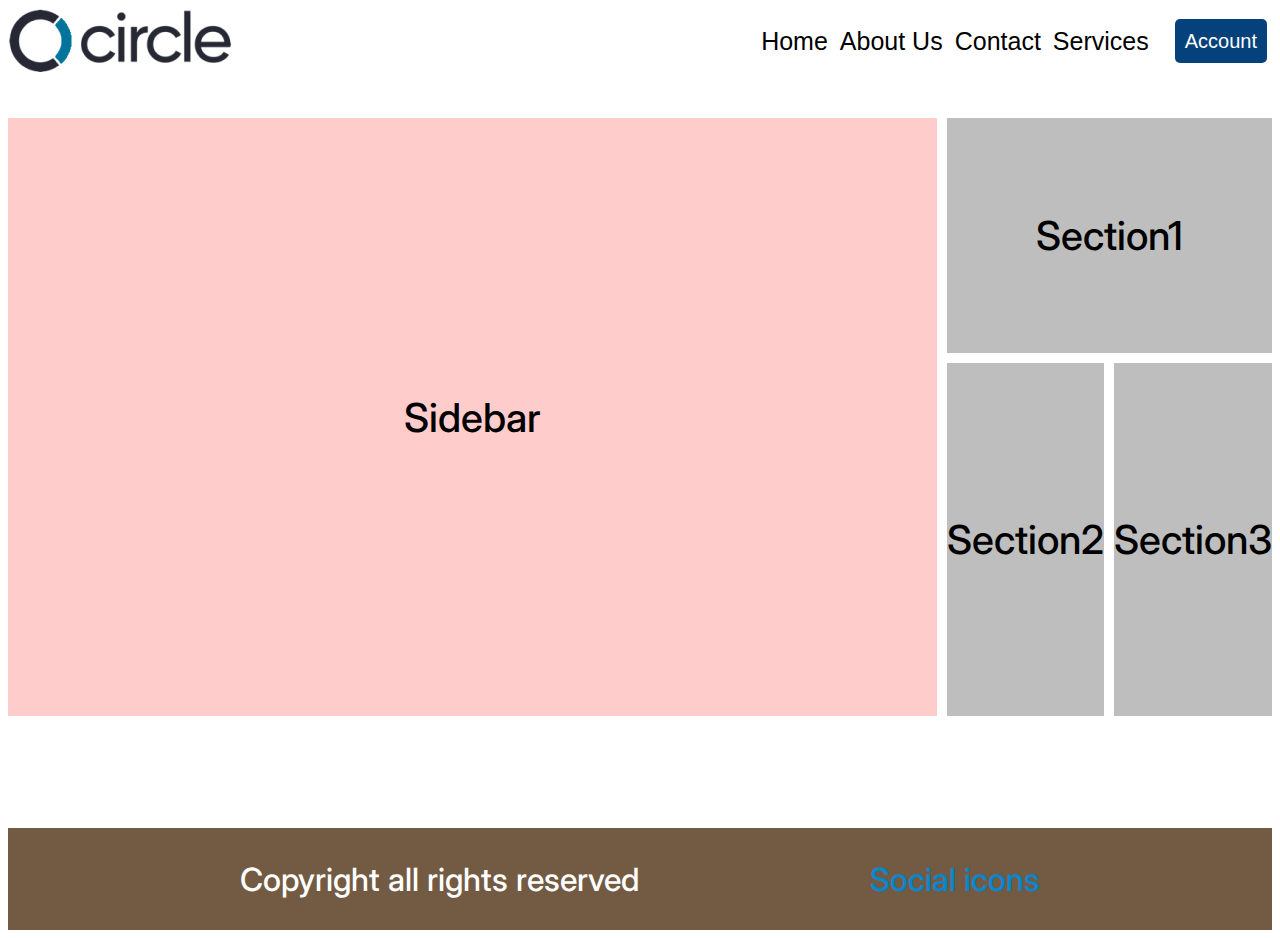
<file: Abhishek-Task 1/index.html>
<html lang="en">

<head>
    <meta charset="UTF-8">
    <meta http-equiv="X-UA-Compatible" content="IE=edge">
    <meta name="viewport" content="width=device-width, initial-scale=1.0">
    <link rel="stylesheet" href="css/style.css">
    <link rel="preconnect" href="https://fonts.gstatic.com" crossorigin>
    <link href="https://fonts.googleapis.com/css2?family=Inter:wght@100;200;300;400;500&display=swap" rel="stylesheet">


    <title>Abhishek-Task 1</title>
</head>

<body>

    <div class="main-container">

        <div class="nav">

            <div class="nav2">
                <img src="images/circle.png" alt="">
            </div>
            <div class="top-nav">
                <button class="home"> Home </button>
                <button class="about"> About Us </button>
                <button class="contact"> Contact </button>
                <button class="services"> Services </button>
                <button class="acc-btn">Account</button>
            </div>
        </div>

        <div class="grid">
            <div class="first-section">
                <h6>Sidebar</h6>
            </div>

            <div class="second-section">

                <div class="top">
                    <h6>Section1</h6>
                </div>

                <div class="bottom">

                    <div class="sec2">
                        <h6>Section2</h6>
                    </div>

                    <div class="Sec3">
                        <h6>Section3</h6>

                    </div>
                </div>
            </div>
        </div> </div>

        <footer>
            <div class="footer">
                <div class="copy">Copyright all rights reserved</div>
                <div class="social">Social icons</div>
            </div>

        </footer>

</body>

</html>
</file>
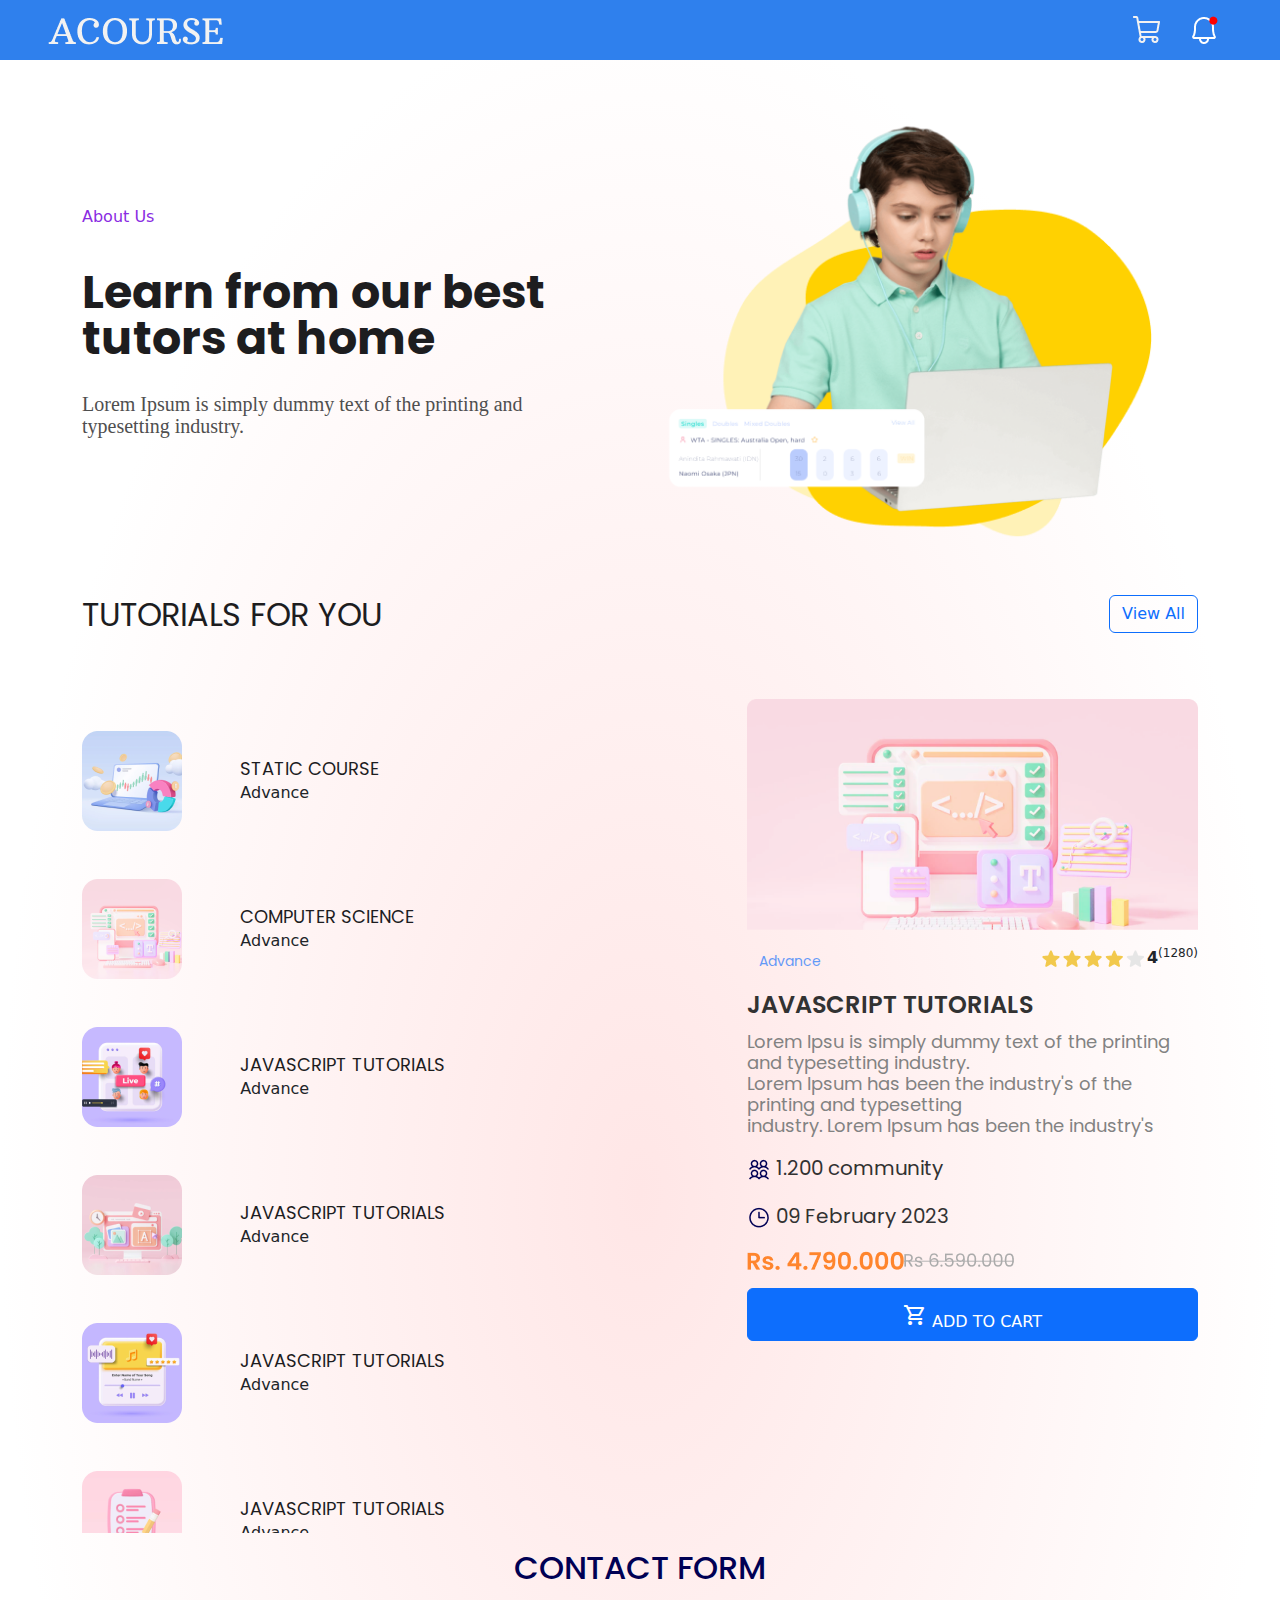
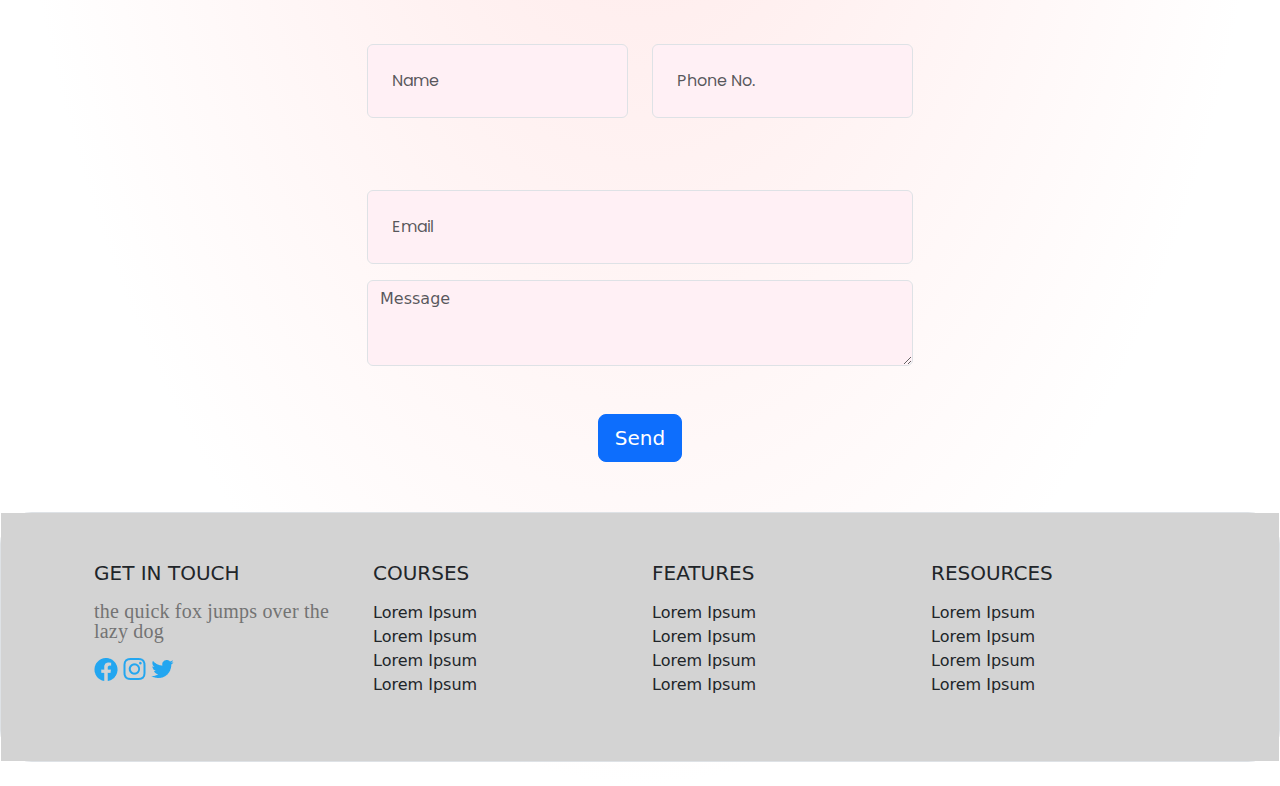
<file: Abhishek-Task 4/index.html>
<!DOCTYPE html>
<html lang="en">

<head>
    <meta charset="UTF-8" />
    <meta http-equiv="X-UA-Compatible" content="IE=edge" />
    <meta name="viewport" content="width=device-width, initial-scale=1.0" />
    <link rel="preconnect" href="https://fonts.googleapis.com" />
    <link rel="preconnect" href="https://fonts.gstatic.com" crossorigin />
    <link
        href="https://fonts.googleapis.com/css2?family=Arbutus+Slab&family=Inter:wght@100;200;300;400;500&family=Noto+Sans:ital,wght@0,200;0,300;0,400;0,500;0,600;1,200;1,300;1,400;1,500&family=Poppins:wght@700&display=swap"
        rel="stylesheet" />
    <link rel="preconnect" href="https://fonts.googleapis.com" />
    <link rel="preconnect" href="https://fonts.gstatic.com" crossorigin />
    <link
        href="https://fonts.googleapis.com/css2?family=Arbutus+Slab&family=Inter:wght@100;200;300;400;500&family=Noto+Sans:ital,wght@0,200;0,300;0,400;0,500;0,600;1,200;1,300;1,400;1,500&family=Poppins:wght@400;700&display=swap"
        rel="stylesheet" />
    <link rel="preconnect" href="https://fonts.googleapis.com" />
    <link rel="preconnect" href="https://fonts.gstatic.com" crossorigin />
    <link
        href="https://fonts.googleapis.com/css2?family=Arbutus+Slab&family=Inter:wght@100;200;300;400;500&family=Noto+Sans:ital,wght@0,200;0,300;0,400;0,500;0,600;1,200;1,300;1,400;1,500&family=Poppins:ital,wght@0,400;0,500;0,700;1,500&display=swap"
        rel="stylesheet" />
        <link rel="stylesheet" href="https://fonts.googleapis.com/css2?family=Material+Symbols+Outlined:opsz,wght,FILL,GRAD@48,400,0,0" />
    <link rel="stylesheet" href="bootstrap/css/bootstrap.css" />
    
    <link rel="stylesheet" href="css/style.css" />
    <title>Abhishek Task 4</title>
</head>

<body>
    <nav class="navbar navbar-expand-sm navbar-light top-view">
        <div class="container-fluid px-5">
            <a class="navbar-brand" href="#">
                <img src="images/ACOURSE.png" alt="" />
            </a>
            <button class="navbar-toggler" type="button" data-bs-toggle="collapse"
                data-bs-target="#navbarSupportedContent" aria-controls="navbarSupportedContent" aria-expanded="false"
                aria-label="Toggle navigation">
                <span class="navbar-toggler-icon"></span>
            </button>
            <div class="collapse navbar-collapse justify-content-end" id="navbarSupportedContent">
                <ul class="navbar-nav">
                    <li class="nav-item">
                        <a class="nav-link active" aria-current="page" href="#">
                            <img src="images/Frame 7.png" alt="" />
                        </a>
                    </li>
                    <li class="nav-item">
                        <a class="nav-link" href="#">
                            <img src="images/Frame 11454.png" alt="" />
                        </a>
                    </li>
                </ul>
            </div>
        </div>
    </nav>
    <div class="main"> 
        <div class="container">
            <div class="row align-items-center justify-content-around">
                <div class="col-md-6 col-sm-12">
                    <p style="color: blueviolet">About Us</p>
                    <br />
                    <h1 class="learn">
                        Learn from our best<br/>
                        tutors at home
                    </h1>
                    <br />
                    <p class="paragraph">
                        Lorem Ipsum is simply dummy text of the printing and<br />
                        typesetting industry.
                    </p>
                </div>
                <div class="col-md-6 col-12">
                    <img src="images/none.png" alt="" class="img-fluid" />
                </div>
            </div>
        </div>
        <div class="container">
            <div class="row mt-5 justify-content-between">
                <div class="col-lg-5 col-4">
                    <section class="tutorial">Tutorials for you</section>
                </div>
                <div class="col-lg-7 col-8">
                    <button type="button" class="btn btn-outline-primary float-end">
                        View All
                    </button>
                </div>
            </div>
        </div>
        <div class="container">
            <div class="row mt-5 justify-content-between">
                <div class="col-lg-5 col-12" id="scroll">
                    <div class="row mt-5">
                        <div class="col-lg-4 col-4">
                            <img src="images/Rectangle 1944.png" alt="" class="img-fluid" />
                        </div>
                        <div class="col-lg-8 col-8 d-flex flex-column justify-content-center">
                            <section class="static">STATIC COURSE</section>
                            <section class="advance">Advance</section>
                        </div>
                    </div>
                    <div class="row mt-5">
                        <div class="col-lg-4 col-4">
                            <img src="images/REACTANGLE 2.png" alt="" class="img-fluid" />
                        </div>
                        <div class="col-lg-8 col-8 d-flex flex-column justify-content-center">
                            <section class="static">COMPUTER SCIENCE</section>
                            <section class="advance">Advance</section>
                        </div>
                    </div>
                    <div class="row mt-5">
                        <div class="col-lg-4 col-4">
                            <img src="images/reac3.png" alt="" class="img-fluid" />
                        </div>
                        <div class="col-lg-8 col-8 d-flex flex-column justify-content-center">
                            <section class="static">JAVASCRIPT TUTORIALS</section>
                            <section class="advance">Advance</section>
                        </div>
                    </div>
                    <div class="row mt-5">
                        <div class="col-lg-4 col-4">
                            <img src="images/rect4.png" alt="" class="img-fluid" />
                        </div>
                        <div class="col-lg-8 col-8 d-flex flex-column justify-content-center">
                            <section class="static">JAVASCRIPT TUTORIALS</section>
                            <section class="advance">Advance</section>
                        </div>
                    </div>
                    <div class="row mt-5">
                        <div class="col-lg-4 col-4">
                            <img src="images/rect5.png" alt="" class="img-fluid" />
                        </div>
                        <div class="col-lg-8 col-8 d-flex flex-column justify-content-center">
                            <section class="static">JAVASCRIPT TUTORIALS</section>
                            <section class="advance">Advance</section>
                        </div>
                    </div>
                    <div class="row mt-5">
                        <div class="col-lg-4 col-4">
                            <img src="images/rect6.png" alt="" class="img-fluid" />
                        </div>
                        <div class="col-lg-8 col-8 d-flex flex-column justify-content-center">
                            <section class="static">JAVASCRIPT TUTORIALS</section>
                            <section class="advance">Advance</section>
                        </div>
                    </div>
                </div>
                <div class="col-lg-5 col-12 mt-3">
                    <img src="images/thiet-ke-do-hoa-so 1.png" alt="" class="img-fluid">
                    <div class="row">
                        <div class="col-lg-6 col-sm-6 col-6">
                            <button type="button" class="btn btn-outline-primary advance1 mt-3" disabled>Advance</button>
                        </div>
                        <div class="col-lg-6 col-6 value  d-flex justify-content-end">
                            <p class="mt-3"><img src="images/star_24px.png" alt=""><b>4</b><sup>(1280)</sup></p>
                        </div>
                        <div class="col-12">
                            <h1 class="java">JaVASCRIPT tutorials</h1>
                        </div>
                        <div class="col-12">
                            <p class="lorem">Lorem Ipsu is simply dummy text of the printing and typesetting
                                industry.<br>
                                Lorem Ipsum has been the industry's of the printing and typesetting<br>
                                industry. Lorem Ipsum has been the industry's </p>
                        </div>
                        <div class="col-12">
                            <p class="comm"><img src="images/Regular.png" alt="" class="img-fluid"> 1.200 community</p>
                        </div>
                        <div class="col-12">
                            <p class="feb"><img src="images/Clock.png" alt="" class="img-fluid"> 09 February 2023</p>
                        </div>
                        <div class="col-12">
                            <p><img src="images/Rs. 4.790.000.png" alt="" class="img-fluid"><img
                                    src="images/Rs 6.590.000.png" alt=""></p>
                        </div>
                        <div class="col-12">
                            <div class="d-grid gap-2 ">
                                <button class="btn btn-primary" type="button">
                                    <span class="material-symbols-outlined mt-2">shopping_cart</span>
                                    ADD TO CART
                                </button>
                              </div>
                                    
                        </div>

                    </div>
                </div>
                <div class="container text-center mt-3 contact">
                    <h2>CONTACT FORM</h2>
                </div>
                <div class="container-fluid w-50">
                    <div class="row mt-5">
                        <div class="col-lg-12 col-sm-12">
                            <div class="mb-3 name">
                                <div class="row">
                                    <div class="col-sm-6  pb-3">
                                        <input type="text" class="form-control border-1 p-4" placeholder="Name" aria-label="Name" style="background-color:lavenderblush;">
                                    </div>
                                    <div class="col-sm-6 mb-5">
                                        <input type="phone" class="form-control border-1 p-4" placeholder="Phone No." aria-label="Phone No." style="background-color: lavenderblush;">
                                           
                                    </div>
                                </div>
                                <label for="exampleFormControlInput1" class="form-label "></label>
                                <input type="email" class="form-control border-1 p-4" id="exampleFormControlInput1"
                                    placeholder="Email" style="background-color: lavenderblush;">
                            </div>
                            <div class="mb-5">
                                <textarea class="form-control" id="exampleFormControlTextarea1" rows="3"
                                    placeholder="Message" style="background-color: lavenderblush;"></textarea>
                            </div>
                            <div class="text-center">
                                <button type="button" class="btn btn-primary btn-lg">Send</button>
                            </div>
                        </div>
                    </div>
                </div>
            </div>
        </div>
    </div>
    <footer>
        <section id="subsection-links">
            <!--Section: Demo-->
            <section class="pb-4">
                <div class="bg-white border rounded-5">

                    <section class="p-4" style="background-color: lightgrey;">
                        <footer class=" text-center text-lg-start">
                            <!-- Grid container -->
                            <div class="container p-4">
                                <!--Grid row-->
                                <div class="row">
                                    <!--Grid column-->
                                    <div class="col-lg-3 col-md-6 mb-4 mb-md-0">
                                        <h5 class="text-uppercase">Get In Touch</h5>

                                        <ul class="list-unstyled mb-0 d-flex mt-3">
                                            <p class="lazy-dog">the quick fox jumps over the<br> 
                                                lazy dog</p>
                                            <!-- <li>
                                                <a href="#!" class="text-dark text-decoration-none">Lorem Ipsum</a>
                                            </li>
                                            <li>
                                                <a href="#!" class="text-dark text-decoration-none">Lorem Ipsum</a>
                                            </li>
                                            <li>
                                                <a href="#!" class="text-dark text-decoration-none">Lorem Ipsum</a>
                                            </li>
                                            <li>
                                                <a href="#!" class="text-dark text-decoration-none">Lorem Ipsum</a>
                                            </li>-->
                                        </ul> 
                                        <a href="#"> <img src="images/F.png" alt=""></a>
                                        <a href="#"> <img src="images/Insta.png" alt=""></a>
                                
                                        <a href="#"> <img src="images/Twitter.png" alt=""></a>
                                
                                
                                    </div>
                                    <!--Grid column-->

                                    <!--Grid column-->
                                    <div class="col-lg-3 col-md-6 mb-4 mb-md-0">
                                        <h5 class="text-uppercase mb-0">Courses</h5>

                                        <ul class="list-unstyled foot2 mt-3">
                                            <li>
                                                <a href="#!" class="text-dark text-decoration-none">Lorem Ipsum</a>
                                            </li>
                                            <li>
                                                <a href="#!" class="text-dark text-decoration-none">Lorem Ipsum</a>
                                            </li>
                                            <li>
                                                <a href="#!" class="text-dark text-decoration-none">Lorem Ipsum</a>
                                            </li>
                                            <li>
                                                <a href="#!" class="text-dark text-decoration-none">Lorem Ipsum</a>
                                            </li>
                                        </ul>
                                    </div>
                                    <!--Grid column-->

                                    <!--Grid column-->
                                    <div class="col-lg-3 col-md-6 mb-4 mb-md-0">
                                        <h5 class="text-uppercase">Features</h5>

                                        <ul class="list-unstyled mb-0 mt-3">
                                            <li>
                                                <a href="#!" class="text-dark text-decoration-none">Lorem Ipsum</a>
                                            </li>
                                            <li>
                                                <a href="#!" class="text-dark text-decoration-none">Lorem Ipsum</a>
                                            </li>
                                            <li>
                                                <a href="#!" class="text-dark text-decoration-none">Lorem Ipsum</a>
                                            </li>
                                            <li>
                                                <a href="#!" class="text-dark text-decoration-none">Lorem Ipsum</a>
                                            </li>
                                        </ul>
                                    </div>
                                    <!--Grid column-->

                                    <!--Grid column-->
                                    <div class="col-lg-3 col-md-6 mb-4 mb-md-0">
                                        <h5 class="text-uppercase mb-0">Resources</h5>

                                        <ul class="list-unstyled mt-3 ">
                                            <li>
                                                <a class="text-dark text-decoration-none ">Lorem Ipsum</a>
                                            </li>
                                            <li>
                                                <a href="#!" class="text-dark text-decoration-none ">Lorem Ipsum</a>
                                            </li>
                                            <li>
                                                <a href="#!" class="text-dark text-decoration-none">Lorem Ipsum</a>
                                            </li>
                                            <li>
                                                <a href="#!" class="text-dark text-decoration-none">Lorem Ipsum</a>
                                            </li>
                                        </ul>
                                    </div>
                                    <!--Grid column-->
                                </div>
                                <!--Grid row-->
                            </div>
                            <!-- Grid container -->
                        </footer>
                    </section>

    </footer>

    <script src="bootstrap/js/bootstrap.js"></script>
</body>

</html>
</file>
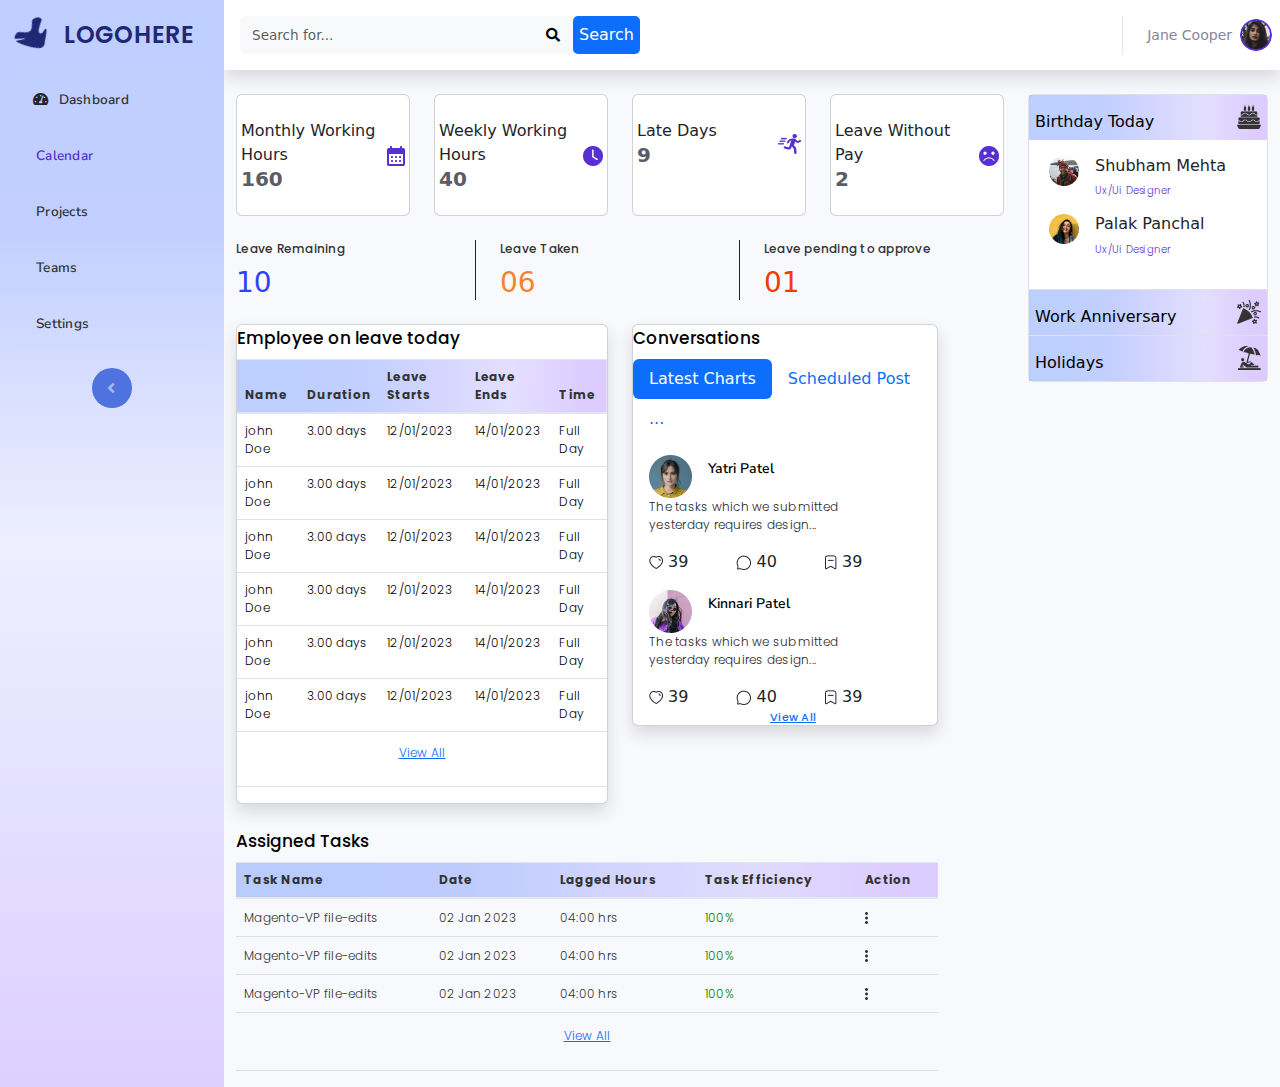
<file: Abhishek-Task 5/index.html>
<!DOCTYPE html>
<html lang="en">

<head>

    <meta charset="utf-8">
    <meta http-equiv="X-UA-Compatible" content="IE=edge">
    <meta name="viewport" content="width=device-width, initial-scale=1, shrink-to-fit=no">
    <meta name="description" content="">
    <meta name="author" content="">

    <title>Abhishek-Task 5 </title>

    <!-- Custom fonts for this template-->
    <link href="vendor/fontawesome-free/css/all.min.css" rel="stylesheet" type="text/css">
    <link rel="stylesheet" href="https://cdnjs.cloudflare.com/ajax/libs/font-awesome/6.3.0/css/all.min.css"
        integrity="sha512-SzlrxWUlpfuzQ+pcUCosxcglQRNAq/DZjVsC0lE40xsADsfeQoEypE+enwcOiGjk/bSuGGKHEyjSoQ1zVisanQ=="
        crossorigin="anonymous" referrerpolicy="no-referrer" />
    <link
        href="https://fonts.googleapis.com/css?family=Nunito:200,200i,300,300i,400,400i,600,600i,700,700i,800,800i,900,900i"
        rel="stylesheet">
    <link rel="preconnect" href="https://fonts.googleapis.com">
    <link rel="preconnect" href="https://fonts.gstatic.com" crossorigin>
    <link rel="preconnect" href="https://fonts.googleapis.com">
    <link rel="preconnect" href="https://fonts.gstatic.com" crossorigin>
    <link
        href="https://fonts.googleapis.com/css2?family=Arbutus+Slab&family=Inter:wght@100;200;300;400;500&family=Noto+Sans:ital,wght@0,200;0,300;0,400;0,500;0,600;1,200;1,300;1,400;1,500&family=Poppins:wght@500&display=swap"
        rel="stylesheet">
    <link rel="preconnect" href="https://fonts.googleapis.com">
    <link rel="preconnect" href="https://fonts.gstatic.com" crossorigin>
    <link
        href="https://fonts.googleapis.com/css2?family=Arbutus+Slab&family=Inter:wght@100;200;300;400;500&family=Montserrat&family=Noto+Sans:ital,wght@0,200;0,300;0,400;0,500;0,600;1,200;1,300;1,400;1,500&family=Poppins:wght@500&display=swap"
        rel="stylesheet">
    <link rel="preconnect" href="https://fonts.googleapis.com">
    <link rel="preconnect" href="https://fonts.gstatic.com" crossorigin>
    <link
        href="https://fonts.googleapis.com/css2?family=Arbutus+Slab&family=Inter:wght@100;200;300;400;500&family=Montserrat&family=Noto+Sans:ital,wght@0,200;0,300;0,400;0,500;0,600;1,200;1,300;1,400;1,500&family=Nunito+Sans:ital,wght@0,600;1,600&family=Poppins:wght@500&display=swap"
        rel="stylesheet">

    <!-- Custom styles for this template-->
    <link href="css/sb-admin-2.min.css" rel="stylesheet">
    <link rel="stylesheet" href="bootstrap/css/bootstrap.css">
    <link rel="stylesheet" href="css/style.css">

</head>

<body id="page-top">

    <!-- Page Wrapper -->
    <div id="wrapper">

        <!-- Sidebar -->
        <ul class="navbar-nav nav-color sidebar sidebar-dark accordion" id="accordionSidebar">

            <!-- Sidebar - Brand -->
            <a class="sidebar-brand d-flex align-items-center justify-content-center" href="#">
                <div class="sidebar-brand-icon rotate-n-15">
                    <img src="img/Vector.png" alt="">
                </div>
                <div class="sidebar-brand-text mx-3 logohere">Logohere <sup></sup></div>
            </a>

            <!-- Divider -->
            <hr class="sidebar-divider my-0">

            <!-- Nav Item - Dashboard -->
            <li class="nav-item active ms-3">
                <a class="nav-link" href="#">
                    <i class="fas fa-fw fa-tachometer-alt"></i>
                    <span class="dashboard1">Dashboard</span></a>
            </li>


            <li class="nav-item active ms-3">
                <a class="nav-link" href="#">
                    <i class="fa-solid fa-calendar-days"></i>
                    <span class="calendar">Calendar</span></a>
            </li>
            <li class="nav-item active ms-3">
                <a class="nav-link" href="#">
                    <i class="fa-solid fa-sheet-plastic"></i>
                    <span class="project">Projects</span></a>
            </li>
            <li class="nav-item active ms-3">
                <a class="nav-link" href="#">
                    <i class="fa-solid fa-people-group"></i>
                    <span class="team">Teams</span></a>
            </li>
            <li class="nav-item active ms-3">
                <a class="nav-link" href="#">
                    <i class="fa-solid fa-gear"></i>
                    <span class="setting">Settings</span></a>
            </li>
            <!-- Divider -->
            <hr class="sidebar-divider d-none d-md-block">

            <!-- Sidebar Toggler (Sidebar) -->
            <div class="text-center d-none d-md-inline">
                <button class="rounded-circle border-0" id="sidebarToggle"></button>
            </div>
        </ul>
        <!-- End of Sidebar -->

        <!-- Content Wrapper -->
        <div id="content-wrapper" class="d-flex flex-column">

            <!-- Main Content -->
            <div id="content">

                <!-- Topbar -->
                <nav class="navbar navbar-expand navbar-light bg-white topbar mb-4 static-top shadow">

                    <!-- Sidebar Toggle (Topbar) -->
                    <button id="sidebarToggleTop" class="btn btn-link d-md-none rounded-circle mr-3">
                        <i class="fa fa-bars"></i>
                    </button>

                    <!-- Topbar Search -->
                    <form
                        class="d-none d-sm-inline-block form-inline mr-auto ml-md-3 my-2 my-md-0 mw-100 navbar-search">
                        <div class="input-group">
                            <input type="text" class="form-control bg-light border-0 small" placeholder="Search for..."
                                aria-label="Search" aria-describedby="basic-addon2">
                            <div class="input-group-append">
                                <button class="btn btn-light" type="button">
                                    <i class="fas fa-search fa-sm"></i>
                                </button>
                                <button class="bg-primary border-0 search-btn">Search</button>
                            </div>
                        </div>
                    </form>



                    <!-- Topbar Navbar -->
                    <ul class="navbar-nav ml-auto">

                        <!-- Nav Item - Search Dropdown (Visible Only XS) -->
                        <li class="nav-item dropdown no-arrow d-sm-none">
                            <a class="nav-link dropdown-toggle" href="#" id="searchDropdown" role="button"
                                data-toggle="dropdown" aria-haspopup="true" aria-expanded="false">
                                <i class="fas fa-search fa-fw"></i>
                            </a>

                        </li>

                        <div class="topbar-divider d-none d-sm-block"></div>

                        <!-- Nav Item - User Information -->
                        <li class="nav-item dropdown no-arrow">
                            <a class="nav-link dropdown-toggle" href="#" id="userDropdown" role="button"
                                data-toggle="dropdown" aria-haspopup="true" aria-expanded="false">
                                <span class="mr-2 d-none d-lg-inline text-gray-600 small">Jane Cooper</span>
                                <img class="img-profile rounded-circle" src="img/Ellipse 119.png">
                            </a>
                        </li>
                </nav>
                </ul>


                </nav>
                <!-- End of Topbar -->

                <!-- Begin Page Content -->
                <div class="container-fluid">
                    <div class="row">
                        <div class="col-md-9 col-12">

                            <!-- Content Row -->
                            <div class="row">

                                <!-- Earnings (Monthly) Card Example -->
                                <div class="col-xl-3 col-md-6 mb-4">
                                    <div class="card  h-100 py-2">
                                        <div class="card-body">
                                            <div class="row no-gutters align-items-center">
                                                <div class="col mr-2">
                                                    <div>

                                                        Monthly Working Hours</div>
                                                    <div class="h5 mb-0 font-weight-bold text-gray-800">160</div>
                                                </div>
                                                <div class="col-auto">
                                                    <img src="img/vectorcal.png" alt="">
                                                </div>
                                            </div>
                                        </div>
                                    </div>
                                </div>

                                <!-- Earnings (Monthly) Card Example -->
                                <div class="col-xl-3 col-md-6 mb-4">
                                    <div class="card h-100 py-2">
                                        <div class="card-body">
                                            <div class="row no-gutters align-items-center">
                                                <div class="col mr-2">
                                                    <div>
                                                        Weekly Working Hours</div>
                                                    <div class="h5 mb-0 font-weight-bold text-gray-800">40</div>
                                                </div>
                                                <div class="col-auto">
                                                    <img src="img/Vectorclock.png" alt="">
                                                </div>
                                            </div>
                                        </div>
                                    </div>
                                </div>
                                <div class="col-xl-3 col-md-6 mb-4">
                                    <div class="card h-100 py-2">
                                        <div class="card-body">
                                            <div class="row no-gutters align-items-center">
                                                <div class="col mr-2">
                                                    <div>

                                                        Late Days</div>
                                                    <div class="h5 mb-0 font-weight-bold text-gray-800">9</div>
                                                </div>
                                                <div class="col-auto">
                                                    <img src="img/run.png" alt="">
                                                </div>
                                            </div>
                                        </div>
                                    </div>
                                </div>

                                <!-- Pending Requests Card Example -->
                                <div class="col-xl-3 col-md-6 mb-4">
                                    <div class="card h-100 py-2">
                                        <div class="card-body">
                                            <div class="row no-gutters align-items-center">
                                                <div class="col mr-2">
                                                    <div>
                                                        Leave Without Pay</div>
                                                    <div class="h5 mb-0 font-weight-bold text-gray-800">2</div>
                                                </div>
                                                <div class="col-auto">
                                                    <img src="img/vector4.png" alt="">
                                                </div>
                                            </div>
                                        </div>
                                    </div>
                                </div>
                                <div class="col-lg-4 col-md- col-4 mb-3">
                                    <div class="border-right border-dark">
                                        <h5 class="leave">Leave Remaining</h5>
                                        <h3 style="color: #2E43F8;">10</h3>
                                    </div>
                                </div>
                                <div class="col-lg-4 col-4 mb-3">
                                    <div class="border-right border-dark">
                                        <h5 class="leave">Leave Taken</h5>
                                        <h3 style="color: #F5822F;">06</h3>
                                    </div>
                                </div>
                                <div class="col-lg-4 col-4 mb-3">
                                    <div>
                                        <h5 class="leave">Leave pending to approve</h5>
                                        <h3 style="color: #EE3C04;">01</h3>
                                    </div>
                                </div>


                            </div>
                            <!-- Content Row -->

                            <div class="row">

                                <!-- Area Chart -->
                                <div class="col-xl-6 col-lg-7">
                                    <div class="card shadow mb-4">

                                        <h4 class="tab-head">Employee on leave today</h4>
                                        <div>
                                            <table class="table caption-top ">
                                                <thead class="table-head">
                                                    <tr>
                                                        <th scope="col">Name</th>
                                                        <th scope="col">Duration</th>
                                                        <th scope="col">Leave Starts</th>
                                                        <th scope="col">Leave Ends</th>
                                                        <th scope="col">Time</th>
                                                    </tr>
                                                </thead>
                                                <tbody class="table-body">
                                                    <tr>
                                                        <td>john Doe</td>
                                                        <td>3.00 days</td>
                                                        <td>12/01/2023</td>
                                                        <td>14/01/2023</td>
                                                        <td>Full Day</td>
                                                    </tr>
                                                    <tr>
                                                        <td>john Doe</td>
                                                        <td>3.00 days</td>
                                                        <td>12/01/2023</td>
                                                        <td>14/01/2023</td>
                                                        <td>Full Day</td>
                                                    </tr>
                                                    <tr>
                                                        <td>john Doe</td>
                                                        <td>3.00 days</td>
                                                        <td>12/01/2023</td>
                                                        <td>14/01/2023</td>
                                                        <td>Full Day</td>
                                                    </tr>
                                                    <tr>
                                                        <td>john Doe</td>
                                                        <td>3.00 days</td>
                                                        <td>12/01/2023</td>
                                                        <td>14/01/2023</td>
                                                        <td>Full Day</td>
                                                    </tr>
                                                    <tr>
                                                        <td>john Doe</td>
                                                        <td>3.00 days</td>
                                                        <td>12/01/2023</td>
                                                        <td>14/01/2023</td>
                                                        <td>Full Day</td>
                                                    </tr>
                                                    <tr>
                                                        <td>john Doe</td>
                                                        <td>3.00 days</td>
                                                        <td>12/01/2023</td>
                                                        <td>14/01/2023</td>
                                                        <td>Full Day</td>
                                                    </tr>
                                                    <tr class="viewall">
                                                        <td>john Doe</td>
                                                        <td>3.00 days</td>
                                                        <td>12/01/2023</td>
                                                        <td>14/01/2023</td>
                                                        <td>Full Day</td>
                                                    </tr>
                                                    <tr class="viewall">
                                                        <td>john Doe</td>
                                                        <td>3.00 days</td>
                                                        <td>12/01/2023</td>
                                                        <td>14/01/2023</td>
                                                        <td>Full Day</td>
                                                    </tr>
                                                    <tr class="viewall">
                                                        <td>john Doe</td>
                                                        <td>3.00 days</td>
                                                        <td>12/01/2023</td>
                                                        <td>14/01/2023</td>
                                                        <td>Full Day</td>
                                                    </tr>
                                                    <tr class="viewall">
                                                        <td>john Doe</td>
                                                        <td>3.00 days</td>
                                                        <td>12/01/2023</td>
                                                        <td>14/01/2023</td>
                                                        <td>Full Day</td>
                                                    </tr>
                                                    <tr>
                                                        <td colspan="5">
                                                            <li type="none" class="breadcrumb-item text-center mt-1"><a href="#">
                                                                <p id="view" onclick="myfunction1()">View All</p>
                                                            </a></li>
                                                            </td>
                                                      </tr>
                                                </tbody>
                                            </table>
                                            <!-- <table>
                                                <tbody>
                                                  <tr>
                                                    <td colspan="5">
                                                        <li type="none" class="breadcrumb-item text-center mt-1"><a href="#">
                                                            <p id="view" onclick="myfunction1()">View All</p>
                                                        </a></li>
                                                        </td>
                                                  </tr>
                                                </tbody>
                                            </table> -->
                                        </div>
                                    </div>
                                </div>

                                <!-- Pie Chart -->
                                <div class="col-xl-5 col-lg-5">
                                    <div class="card shadow mb-4">
                                        <h4 class="tab-head">Conversations</h4>

                                        <ul class="nav nav-pills mb-3" id="pills-tab" role="tablist">
                                            <li class="nav-item" role="presentation">
                                                <button class="nav-link active" id="pills-home-tab"
                                                    data-bs-toggle="pill" data-bs-target="#pills-home" type="button"
                                                    role="tab" aria-controls="pills-home" aria-selected="true">Latest
                                                    Charts</button>
                                            </li>
                                            <li class="nav-item" role="presentation">
                                                <button class="nav-link" id="pills-profile-tab" data-bs-toggle="pill"
                                                    data-bs-target="#pills-profile" type="button" role="tab"
                                                    aria-controls="pills-profile" aria-selected="false">Scheduled
                                                    Post</button>
                                            </li>
                                            <li class="nav-item" role="presentation">
                                                <button class="nav-link" id="pills-contact-tab" data-bs-toggle="pill"
                                                    data-bs-target="#pills-contact" type="button" role="tab"
                                                    aria-controls="pills-contact" aria-selected="false">...</button>
                                            </li>
                                        </ul>
                                        <div class="tab-content" id="pills-tabContent">
                                            <div class="tab-pane fade show active ml-3" id="pills-home" role="tabpanel"
                                                aria-labelledby="pills-home-tab">

                                                <div class="d-flex gap-3">
                                                    <div><img src="img/yatri.png" alt=""></div>
                                                    <h5 class="kinari">Yatri Patel</h5>
                                                </div>
                                                <div>
                                                    <p class="require">The tasks which we submitted<br> yesterday
                                                        requires
                                                        design...</p>
                                                </div>
                                                <div class="d-flex gap-5 mb-3">
                                                    <div><img src="img/first.png" alt=""> 39</div>
                                                    <div><img src="img/middle.png" alt=""> 40</div>
                                                    <div><img src="img/last.png" alt=""> 39</div>

                                                </div>
                                                <div class="d-flex gap-3 mt-3">
                                                    <div><img src="img/kinri.png" alt=""></div>
                                                    <h5 class="kinari">Kinnari Patel</h5>
                                                </div>
                                                <div>
                                                    <p class="require">The tasks which we submitted<br> yesterday
                                                        requires
                                                        design...</p>
                                                </div>
                                                <div class="d-flex gap-5">
                                                    <div><img src="img/first.png" alt=""> 39</div>
                                                    <div><img src="img/middle.png" alt=""> 40</div>
                                                    <div><img src="img/last.png" alt=""> 39</div>

                                                </div>
                                                <div class="text-center view-all">
                                                    <a href="#">View All</a>
                                                </div>
                                            </div>
                                            <div class="tab-pane fade" id="pills-profile" role="tabpanel"
                                                aria-labelledby="pills-profile-tab">Empty</div>

                                            <div class="tab-pane fade" id="pills-contact" role="tabpanel"
                                                aria-labelledby="pills-contact-tab">
                                                <div class=" both1">
                                                    <div class="d-flex gap-3">
                                                        <img src="img/edit1.svg" alt="">
                                                        <p>Edit</p>
                                                    </div>

                                                    <div class="d-flex gap-3">
                                                        <img src="img/delete1.svg" alt="">
                                                        <p>Delete</p>
                                                    </div>

                                                </div>

                                            </div>
                                        </div>
                                    </div>
                                </div>
                                <div class="col-xl-11 col-12">

                                    <h4 class="tab-head">Assigned Tasks</h4>
                                    <table class="table caption-top ">
                                        <thead class="table-head">
                                            <tr>
                                                <th scope="col">Task Name</th>
                                                <th scope="col">Date</th>
                                                <th scope="col">Lagged Hours</th>
                                                <th scope="col">Task Efficiency</th>
                                                <th scope="col">Action</th>
                                            </tr>
                                        </thead>
                                        <tbody class="t-foot">
                                            <tr>
                                                <td>Magento-VP file-edits</td>
                                                <td>02 Jan 2023</td>
                                                <td>04:00 hrs</td>
                                                <td style="color:green">100%</td>
                                                <td><img src="img/dotbtn.png" alt=""></td>
                                            </tr>
                                            <tr>
                                                <td>Magento-VP file-edits</td>
                                                <td>02 Jan 2023</td>
                                                <td>04:00 hrs</td>
                                                <td style="color:green">100%</td>
                                                <td><img src="img/dotbtn.png" alt=""></td>
                                            </tr>
                                            <tr>
                                                <td>Magento-VP file-edits</td>
                                                <td>02 Jan 2023</td>
                                                <td>04:00 hrs</td>
                                                <td style="color:green">100%</td>
                                                <td><img src="img/dotbtn.png" alt=""></td>
                                            </tr>
                                            <tr class="table2">
                                                <td>Magento-VP file-edits</td>
                                                <td>02 Jan 2023</td>
                                                <td>04:00 hrs</td>
                                                <td style="color:green">100%</td>
                                                <td><img src="img/dotbtn.png" alt=""></td>
                                            </tr>
                                            <tr class="table2">
                                                <td>Magento-VP file-edits</td>
                                                <td>02 Jan 2023</td>
                                                <td>04:00 hrs</td>
                                                <td style="color:green">100%</td>
                                                <td><img src="img/dotbtn.png" alt=""></td>
                                            </tr>
                                            <tr class="table2">
                                                <td>Magento-VP file-edits</td>
                                                <td>02 Jan 2023</td>
                                                <td>04:00 hrs</td>
                                                <td style="color:green">100%</td>
                                                <td><img src="img/dotbtn.png" alt=""></td>
                                            </tr>
                                            <tr>
                                                <td colspan="5">
                                                    <li type="none" class="breadcrumb-item text-center mt-1"><a href="#">
                                                        <p id="view2" onclick="myfunction2()">View All</p>
                                                    </a></li>
                                                    </td>
                                              </tr>
                                        </tbody>
                                    </table>
                                    
                                </div>
                            </div>
                        </div>

                        <div class="col-sm-3 col-md-3 col-lg-3">
                            <div class="accordion" id="accordionPanelsStayOpenExample">
                                <div class="accordion-item">
                                    <h2 class="accordion-header" id="panelsStayOpen-headingOne">
                                        <button class="birth" type="button" data-bs-toggle="collapse"
                                            data-bs-target="#panelsStayOpen-collapseOne" aria-expanded="true"
                                            aria-controls="panelsStayOpen-collapseOne">
                                            <div class="d-flex justify-content-between">
                                                <div class="mt-3"><h6>Birthday Today</h6></div>
                                                <div><img src="img/birtg.png" alt=""></div>
                                            </div>
                                        </button>
                                    </h2>
                                    <div id="panelsStayOpen-collapseOne" class="accordion-collapse collapse show"
                                        aria-labelledby="panelsStayOpen-headingOne">
                                        <div class="accordion-body">

                                            <div class=" d-flex gap-3">
                                                <div>
                                                    <img src="img/elip.png" alt="">
                                                </div>
                                                <div>
                                                    <h6>Shubham Mehta</h6>
                                                    <p class="p-tag">Ux/Ui Designer</p>
                                                </div>
                                            </div>
                                            <div class=" d-flex gap-3">
                                                <div>
                                                    <img src="img/Ellipse 121.png" alt="">
                                                </div>
                                                <div>
                                                    <h6>Palak Panchal</h6>
                                                    <p class="p-tag">Ux/Ui Designer</p>
                                                </div>
                                            </div>
                                        </div>
                                    </div>
                                </div>
                                <div class="accordion-item">
                                    <h2 class="accordion-header" id="panelsStayOpen-headingTwo">
                                        <button class="work" type="button"
                                            data-bs-toggle="collapse" data-bs-target="#panelsStayOpen-collapseTwo"
                                            aria-expanded="false" aria-controls="panelsStayOpen-collapseTwo">
                                            <div class="d-flex justify-content-between">
                                                <div class="mt-3"> <h6>Work Anniversary</h6></div>
                                                <div><img src="img/birthday.png" alt=""></div>
                                            </div>
                                        </button>
                                    </h2>
                                    <div id="panelsStayOpen-collapseTwo" class="accordion-collapse collapse"
                                        aria-labelledby="panelsStayOpen-headingTwo">
                                        <div class="accordion-body">

                                            <div class=" d-flex gap-3">
                                                <div>
                                                    <img src="img/suraj.png" alt="">
                                                </div>
                                                <div>
                                                    <h6>Suraj Kushwaha</h6>
                                                    <p class="p-tag">Ux/Ui Designer</p>
                                                </div>
                                            </div>
                                            <div class=" d-flex gap-3">
                                                <div>
                                                    <img src="img/vishal.png" alt="">
                                                </div>
                                                <div>
                                                    <h6>Vishal Prajapati</h6>
                                                    <p class="p-tag">Ux/Ui Designer</p>
                                                </div>
                                            </div>
                                            <div class=" d-flex gap-3">
                                                <div>
                                                    <img src="img/uttam.png" alt="">
                                                </div>
                                                <div>
                                                    <h6>Uttam Vora</h6>
                                                    <p class="p-tag">Ux/Ui Designer</p>
                                                </div>
                                            </div>
                                            <div class="d-flex gap-3">
                                                <div>
                                                    <img src="img/suraj4.png" alt="">
                                                </div>
                                                <div>
                                                    <h6>Suraj Kushwaha</h6>
                                                    <p class="p-tag">Ux/Ui Designer</p>
                                                </div>
                                            </div>
                                        </div>
                                    </div>
                                </div>
                                <div class="accordion-item">
                                    <h2 class="accordion-header" id="panelsStayOpen-headingThree">
                                        <button class="holidays" type="button"
                                            data-bs-toggle="collapse" data-bs-target="#panelsStayOpen-collapseThree"
                                            aria-expanded="false" aria-controls="panelsStayOpen-collapseThree">
                                            <div class="d-flex justify-content-between">
                                                <div class="mt-3"><h6>Holidays</h6></div>
                                                <div><img src="img/holiday.png" alt=""></div>
                                            </div>
                                        </button>
                                    </h2>
                                    <div id="panelsStayOpen-collapseThree" class="accordion-collapse collapse"
                                        aria-labelledby="panelsStayOpen-headingThree">
                                        <div class="accordion-body">
                                            <div id="scroll">
                                                <div class="d-flex gap-3">
                                                    <div>
                                                        <img src="img/kite.svg" alt="">
                                                    </div>
                                                    <div>
                                                        <h6>Uttrayan</h6>
                                                        <p class="jan">14 Jan 2023 | Friday</p>
                                                    </div>
                                                </div>
                                                <div class="d-flex gap-3">
                                                    <div>
                                                        <img src="img/kite.svg" alt="">
                                                    </div>
                                                    <div>
                                                        <h6>Vashi Uttrayan</h6>
                                                        <p class="jan">15 Jan 2023 | Saturday</p>
                                                    </div>
                                                </div>
                                                <div class="d-flex gap-3">
                                                    <div>
                                                        <img src="img/republic.png" alt="">
                                                    </div>
                                                    <div>
                                                        <h6>Republic Day</h6>
                                                        <p class="jan">26 Jan 2023 | Wednesday</p>
                                                    </div>
                                                </div>
                                                <div class="d-flex gap-3">
                                                    <div>
                                                        <img src="img/hand.svg" alt="">
                                                    </div>
                                                    <div>
                                                        <h6>Holi</h6>
                                                        <p class="jan">18 March 2023 | Friday</p>
                                                    </div>
                                                </div>
                                                <div class="d-flex gap-3">
                                                    <div>
                                                        <img src="img/rakhi 1.svg" alt="">
                                                    </div>
                                                    <div>
                                                        <h6>Rakshabandhan</h6>
                                                        <p class="jan">11 Aug 2023 | Thursday</p>
                                                    </div>
                                                </div>
                                                <div class="d-flex gap-3">
                                                    <div>
                                                        <img src="img/republic.png" alt="">
                                                    </div>
                                                    <div>
                                                        <h6>Republic Day</h6>
                                                        <p class="jan">26 Jan 2023 | Wednesday</p>
                                                    </div>
                                                </div>
                                                <div class="d-flex gap-3">
                                                    <div>
                                                        <img src="img/hand.svg" alt="">
                                                    </div>
                                                    <div>
                                                        <h6>Holi</h6>
                                                        <p class="jan">15 Jan 2023 | Friday</p>
                                                    </div>
                                                </div>
                                                <div class="d-flex gap-3">
                                                    <div>
                                                        <img src="img/hand.svg" alt="">
                                                    </div>
                                                    <div>
                                                        <h6>Holi</h6>
                                                        <p class="jan">15 Jan 2023 | Friday</p>
                                                    </div>
                                                </div>
                                            </div>






                                        </div>
                                    </div>
                                </div>
                            </div>
                        </div>
                    </div>

                </div>
            </div>
        </div>
        <!-- End of Main Content-->

    </div>
    </div>
    <!-- End of Page Wrapper -->
    <!-- Bootstrap core JavaScript-->
    <script src="vendor/jquery/jquery.min.js"></script>
    <script src="vendor/bootstrap/js/bootstrap.bundle.min.js"></script>

    <!-- Core plugin JavaScript-->
    <script src="vendor/jquery-easing/jquery.easing.min.js"></script>

    <!-- Custom scripts for all pages-->
    <script src="js/sb-admin-2.min.js"></script>

    <!-- Page level plugins -->
    <script src="vendor/chart.js/Chart.min.js"></script>

    <!-- Page level custom scripts -->
    
    <script src="js/demo/chart-area-demo.js"></script>
    <script src="js/demo/chart-pie-demo.js"></script>
    <script src="bootstrap/js/bootstrap.js"></script>
    <script src="js/view.js"></script>

</body>

</html>
</file>
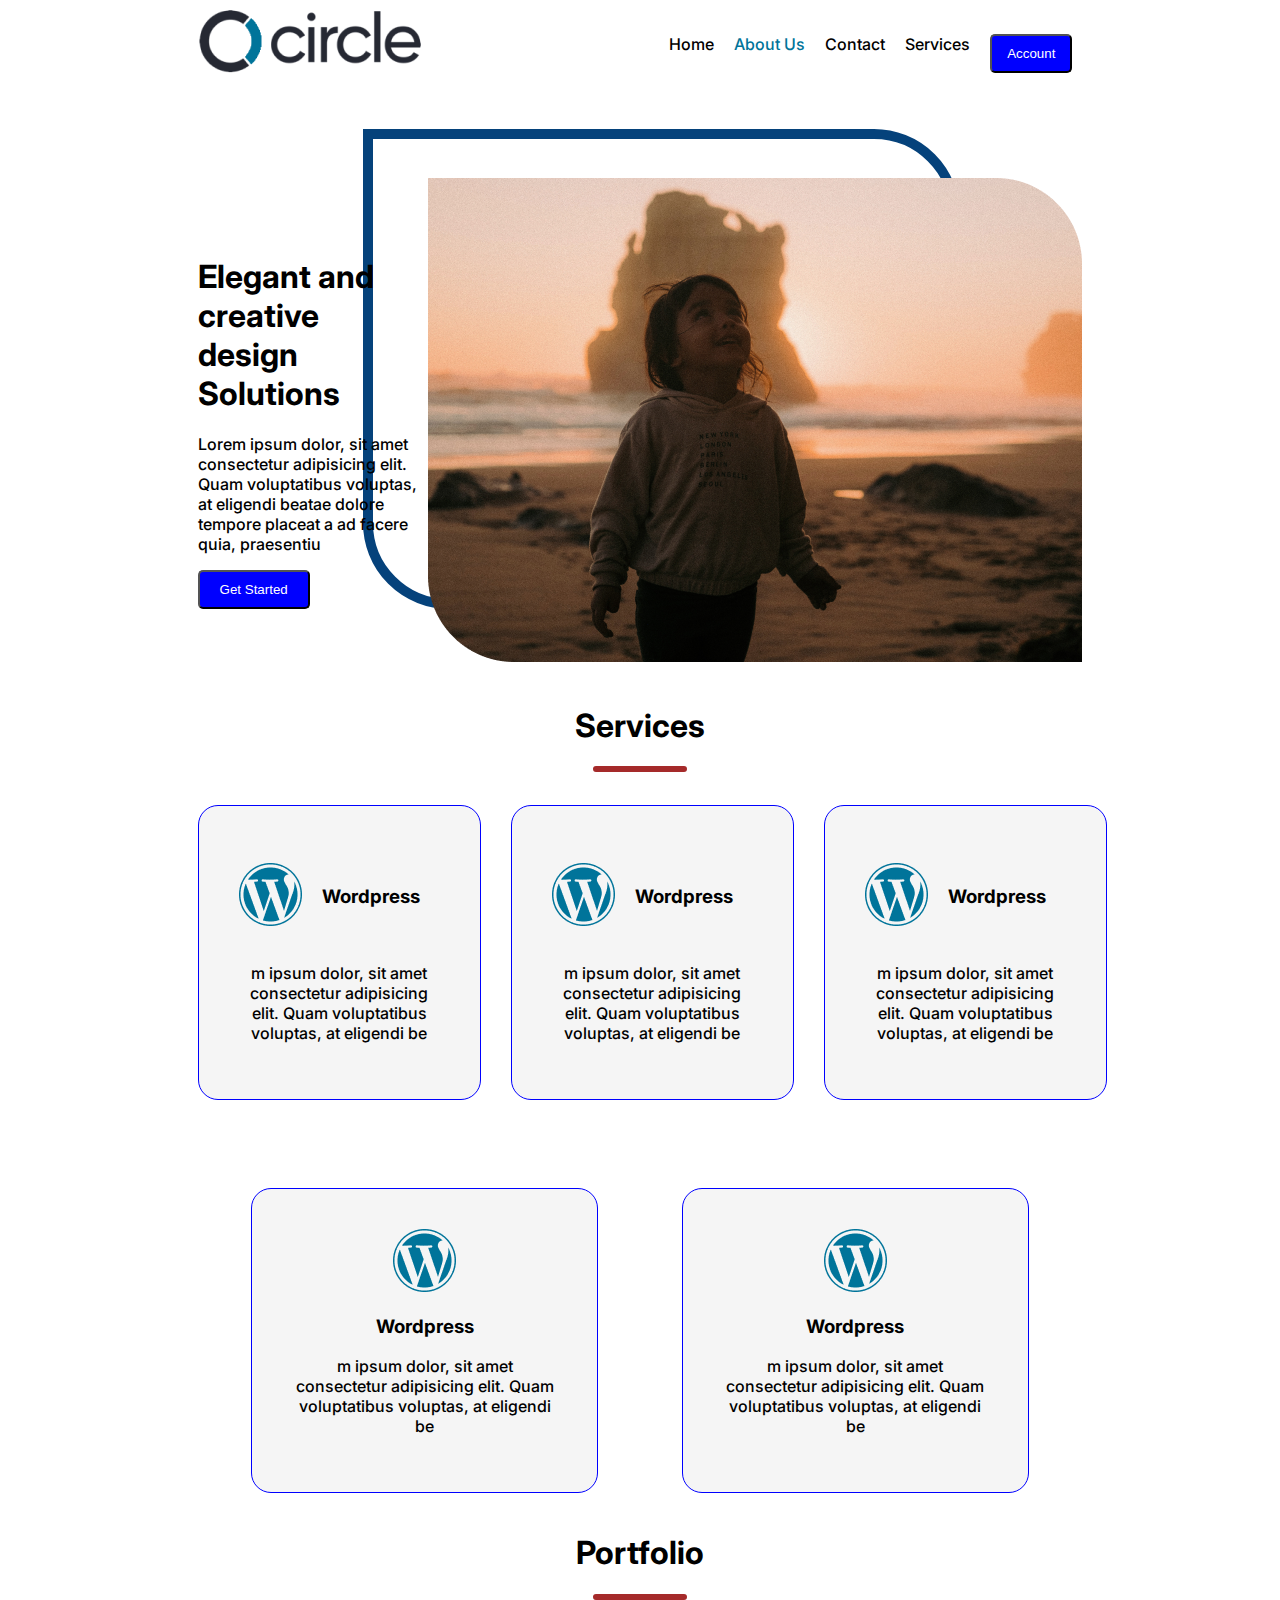
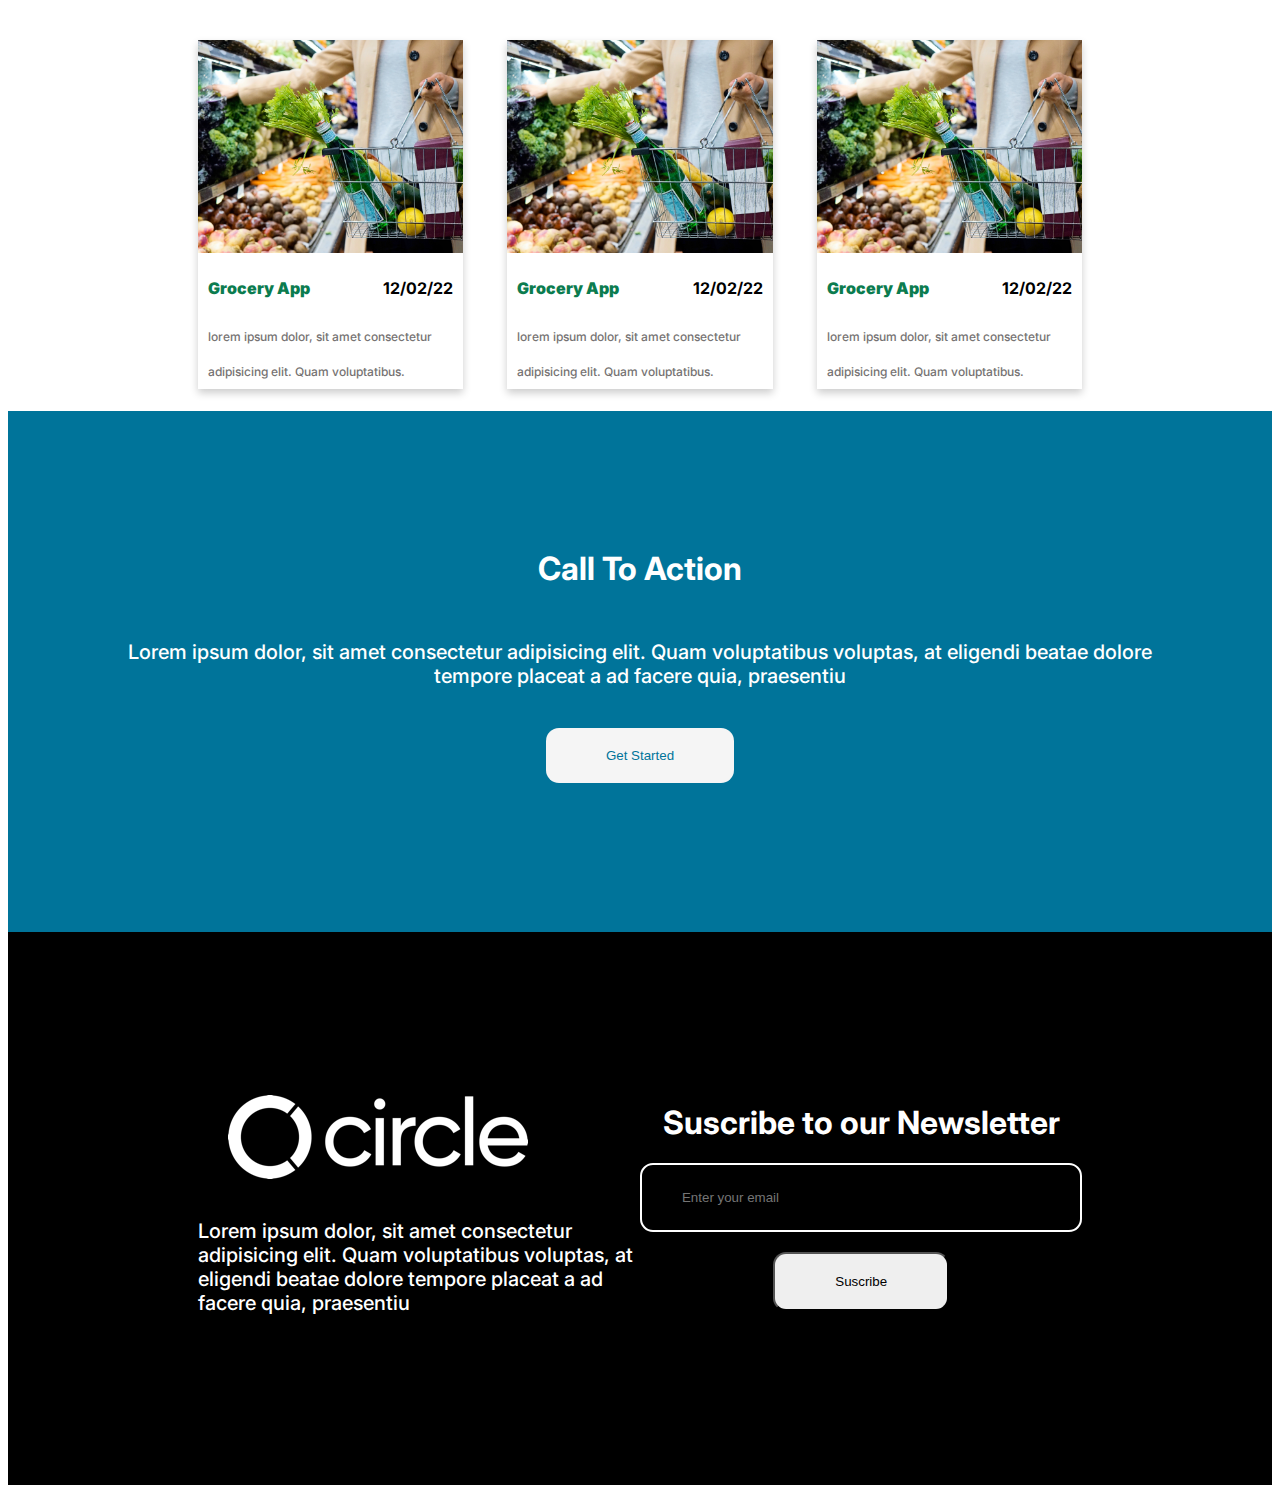
<file: Abhishek_Task2/index.html>
<!DOCTYPE html>
<html lang="en">

<head>
    <meta charset="UTF-8" />
    <meta http-equiv="X-UA-Compatible" content="IE=edge" />
    <meta name="viewport" content="width=device-width, initial-scale=1.0" />
    <link rel="preconnect" href="https://fonts.googleapis.com" />
    <link rel="preconnect" href="https://fonts.gstatic.com" crossorigin />
    <link
        href="https://fonts.googleapis.com/css2?family=Inter:wght@100;200;300;400;500&family=Noto+Sans:ital,wght@0,200;0,300;0,400;0,500;0,600;1,200;1,300;1,400;1,500&display=swap"
        rel="stylesheet" />
    <link rel="stylesheet" href="css/style.css" >
    <title>Task 2</title>
</head>

<body>
    <div class="main-container">
        <header>
            <nav class="f1">
                <img src="images/circle1.png" alt="Logo" class="imgBanner" />
                <ul class="ul">
                    <li>
                        <a href="#">Home</a>
                    </li>
                    <li>
                        <a href="#" class="about-btn">About Us</a>
                    </li>
                    <li>
                        <a href="#">Contact</a>
                    </li>
                    <li>
                        <a href="#">Services</a>
                    </li>
                    <li>
                        <button id="acc">Account</button>
                    </li>
                </ul>
            </nav>
        </header>
        <div class="main">
            <div class="r2">
                <h1>Elegant and creative <br />design Solutions</h1>

                <p>
                    Lorem ipsum dolor, sit amet consectetur adipisicing elit. Quam
                    voluptatibus voluptas, at eligendi beatae dolore tempore placeat a
                    ad facere quia, praesentiu
                </p>

                <div>
                    <button class="btntop">Get Started</button>
                </div>
            </div>

            <div class="l2">
                <img src="images/logo.png" alt="" />
            </div>
        </div>

        <h1 id="service">Services</h1>
        <hr id="hr" />

        <div class="mainF">
            <div class="maintop">
                <div class="maintop-upper">
                    <div class="card1">
                        <div class="flex">
                            <div><img src="images/Group.png" alt="" /></div>
                            <div class="wordpress-text">
                                <h3>Wordpress</h3>
                            </div>
                        </div>
                        <div>
                            <p>
                                m ipsum dolor, sit amet consectetur adipisicing elit. Quam
                                voluptatibus voluptas, at eligendi be
                            </p>
                        </div>
                    </div>
                    <div class="card1">
                        <div class="flex">
                            <div><img src="images/Group.png" alt="" /></div>
                            <div class="wordpress-text">
                                <h3>Wordpress</h3>
                            </div>
                        </div>
                        <div>
                            <p>
                                m ipsum dolor, sit amet consectetur adipisicing elit. Quam
                                voluptatibus voluptas, at eligendi be
                            </p>
                        </div>
                    </div>
                    <div class="card1">
                        <div class="flex">
                            <div><img src="images/Group.png" alt="" /></div>
                            <div class="wordpress-text">
                                <h3>Wordpress</h3>
                            </div>
                        </div>
                        <div>
                            <p>
                                m ipsum dolor, sit amet consectetur adipisicing elit. Quam
                                voluptatibus voluptas, at eligendi be
                            </p>
                        </div>
                    </div>
                </div>

                <div class="maindown-lower">
                    <div class="card2">
                        <div class="img-second">
                            <div><img src="images/Group.png" alt="" /></div>
                            <div class="wordpress-text">
                                <h3>Wordpress</h3>
                            </div>
                        </div>
                        <div>
                            <p>
                                m ipsum dolor, sit amet consectetur adipisicing elit. Quam
                                voluptatibus voluptas, at eligendi be
                            </p>
                        </div>
                    </div>
                    <div class="card2">
                        <div class="img-second">
                            <div><img src="images/Group.png" alt="" /></div>
                            <div class="wordpress-text">
                                <h3>Wordpress</h3>
                            </div>
                        </div>
                        <div>
                            <p>
                                m ipsum dolor, sit amet consectetur adipisicing elit. Quam
                                voluptatibus voluptas, at eligendi be
                            </p>
                        </div>
                    </div>
                </div>
            </div>
        </div>

        <h1 id="port">Portfolio</h1>
        <hr id="hr1" />
        <div class="port-img">
            <div class="card">
                <img src="images/reactangle.png" alt="Avatar" style="width: 100%" />
                <div class="container">
                    <div class="app">
                        <h4 class="g"><b>Grocery App</b></h4>
                        <h4>12/02/22</h4>
                    </div>
                    <p>
                        lorem ipsum dolor, sit amet consectetur adipisicing elit. Quam
                        voluptatibus.
                    </p>
                </div>
            </div>
            <div class="card">
                <img src="images/reactangle.png" alt="Avatar" style="width: 100%" />
                <div class="container">
                    <div class="app1">
                        <h4 class="g1"><b>Grocery App</b></h4>
                        <h4>12/02/22</h4>
                    </div>
                    <p>
                        lorem ipsum dolor, sit amet consectetur adipisicing elit. Quam
                        voluptatibus.
                    </p>
                </div>
            </div>
            <div class="card">
                <img src="images/reactangle.png" alt="Avatar" style="width: 100%" />
                <div class="container">
                    <div class="app2">
                        <h4 class="g3"><b>Grocery App</b></h4>
                        <h4>12/02/22</h4>
                    </div>
                    <p>
                        lorem ipsum dolor, sit amet consectetur adipisicing elit. Quam
                        voluptatibus.
                    </p>
                </div>
            </div>
        </div>
    </div>
    <footer>
        <div class="footertop">
            <h1 class="call">Call To Action</h1>
            <p class="pFooter">
                Lorem ipsum dolor, sit amet consectetur adipisicing elit. Quam
                voluptatibus voluptas, at eligendi beatae dolore <br />
                tempore placeat a ad facere quia, praesentiu
            </p>
            <button id="btn">Get Started</button>
        </div>
    </footer>

    <div class="footer-down">
        <div class="footer-down-content">
            <div class="img-p">
                <img src="images/circle.png" alt="" />
                <p>
                    Lorem ipsum dolor, sit amet consectetur adipisicing elit. Quam
                    voluptatibus voluptas, at eligendi beatae dolore tempore placeat a
                    ad facere quia, praesentiu
                </p>
            </div>
            <div class="mail">
                <h1>Suscribe to our Newsletter</h1>
                <input type="text" placeholder="Enter your email" />
                <div class="btn">
                    <button class="mailbtn"><span>Suscribe</span></button>
                </div>
            </div>
        </div>
    </div>
</body>

</html>
</file>
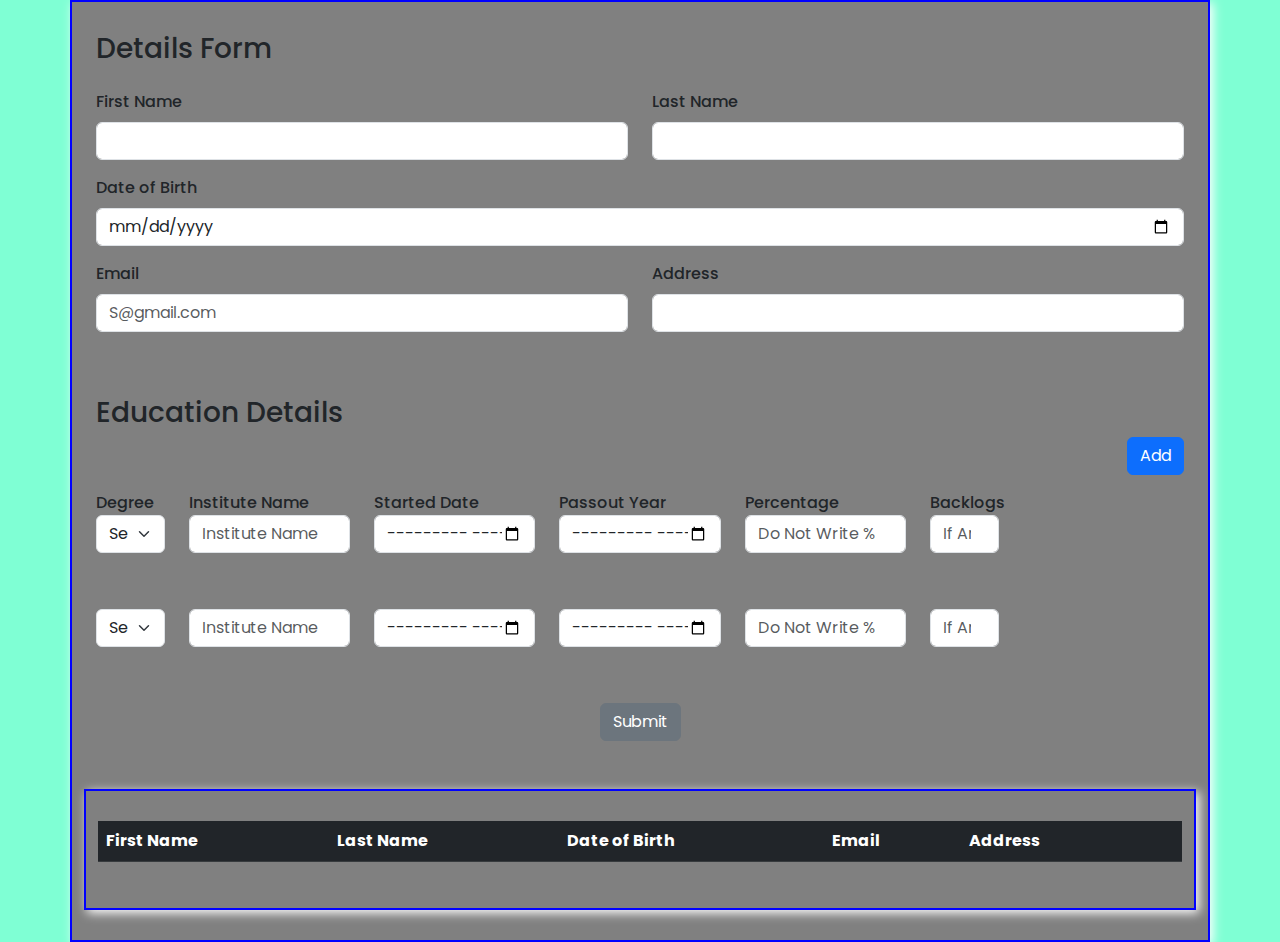
<file: Batch2_TeamA_Abhishekyadav4_Javascript_Task3 - Copy/index.html>
<!DOCTYPE html>
<html lang="en">

<head>
    <meta charset="UTF-8" />
    <meta http-equiv="X-UA-Compatible" content="IE=edge" />
    <meta name="viewport" content="width=device-width, initial-scale=1.0" />
    <!-- link the style css -->
    <link rel="stylesheet" href="css/style.css" />
    <link rel="preconnect" href="https://fonts.googleapis.com" />
    <link rel="preconnect" href="https://fonts.gstatic.com" crossorigin />
    <!-- Attach google fonts -->
    <link
        href="https://fonts.googleapis.com/css2?family=Alfa+Slab+One&family=Arbutus+Slab&family=Inter:wght@100;200;300;400;500&family=Montserrat&family=Noto+Sans:ital,wght@0,200;0,300;0,400;0,500;0,600;1,200;1,300;1,400;1,500&family=Nunito+Sans:ital,wght@0,600;1,600&family=Poppins:wght@400;500&display=swap"
        rel="stylesheet" />

    <!-- Attach bootstrap css -->
    <link rel="stylesheet" href="bootstrap/css/bootstrap.css" />
    <title>JS_Task</title>
</head>

<body style="background-color:  aquamarine;">
    <div class="container contaner1 ">
        <div class="container-fluid">
            <h3 class="mb-4">Details Form</h3>
            <form name="myForm" id="submitbutton1">
                <div class="row">
                    <div class="col-6 ">
                        <label for="exampleInputfirstname" class="mb-2">First Name</label>
                        <input type="text" class="form-control" name="fname" id="Fname" required class="innershadow" />
                        <p id="fnameerror" class="error font"></p>
                    </div>
                    <div class="col-6">
                        <label for="exampleInputlastname" class="mb-2">Last Name</label>
                        <input type="text" class="form-control" name="lname" id="lname" required />
                        <p id="lnameerror" class="error"></p>
                    </div>
                    <div class="col-12">
                        <label for="exampleInputodob" class="mb-2">Date of Birth</label>
                        <input type="date" class="form-control" name="dob" id="dob" required />
                        <p id="doberror" class="error"></p>
                    </div>
                    <div class="col-6">
                        <label for="exampleInputEmail" class="mb-2">Email</label>
                        <input type="email" class="form-control" name="emails" placeholder="S@gmail.com" id="emails"
                            required />
                        <p id="emailerror" class="error"></p>
                    </div>
                    <div class="col-6">
                        <label for="exampleInputaddress" class="mb-2">Address</label>
                        <input type="text" class="form-control" name="address" id="address" required />
                        <p id="addresserror" class="error"></p>
                    </div>
                </div>


                <div class="row mt-5 mb-3">
                    <div>
                        <h3>Education Details</h3>
                    </div>
                    <div>
                        <button class="btn btn-primary add float-end" id="addhover">
                            Add
                        </button>
                    </div>
                </div>

                <div id="second-row">
                    <div class="parentform " id="submitbutton">
                        <div class="row">
                            <div class="col-6 mb-2 col-md-1 ">
                                <label for="exampleInputDegree" class="mb-2 mb-md-0">Degree</label>
                                <select class="form-select " id="degree0" aria-label="Default select example">
                                    <option value="" selected>Select</option>
                                    <option value="1">B.Tech</option>
                                    <option value="2">Pharamacy</option>
                                    <option value="3">Diploma</option>
                                    <option value="3">12TH</option>
                                    <option value="3">10TH</option>
                                </select>
                                <div id="degreerror0" class="error"></div>

                            </div>
                            <div class="col-6 mb-2 col-md-2 ">
                                <label for="exampleInputSchoolCollege" class="mb-2 mb-md-0">Institute Name</label>
                                <input type="text" class="form-control " id="institutename0" required
                                    placeholder="Institute Name" />
                                <div id="insterror0" class="error"></div>
                            </div>
                            <div class="col-6 mb-2 col-md-2 ">
                                <label for="exampleInputStartedYear" class="mb-2 mb-md-0">Started Date</label>
                                <input type="month" class="form-control " id="startdate0" required />
                                <div id="startdateerror0" class="error"></div>
                            </div>
                            <div class="col-6 mb-2 col-md-2 ">
                                <label for="exampleInputPassoutYear" class="mb-2 mb-md-0">Passout Year</label>
                                <input type="month" class="form-control " id="passout0" required />
                                <div id="passouterror0" class="error"></div>
                            </div>
                            <div class="col-6 mb-2 col-md-2 ">
                                <label for="exampleInputPercentage" class="mb-2 mb-md-0">Percentage</label>
                                <input type="number" class="form-control" id="percentage0" placeholder="Do Not Write %"
                                    min="0" required />
                                <div id="percentageerror0" class="error"></div>
                            </div>
                            <div class="col-6 mb-2 col-md-1 ">
                                <label for="exampleInputBacklogs" class="mb-2 mb-md-0 backlog">Backlogs</label>
                                <input type="number" class="form-control " id="backlog0" min="0" placeholder="If Any"
                                    required />
                                <div id="backlogerror0" class="error"></div>
                            </div>
                            <div class="col-12 col-md-2 mb-md-2 d-flex align-items-center justify-content-center">
                                <label for="action" class="mb-2 "></label>
                            </div>
                        </div>

                        <div class="row mt-5 mediaquery">
                            <div class="col-6 mb-2 col-md-1 ">
                                <label for="exampleInputDegree" class="mb-2 mb-md-0 mediaquery">Degree</label>
                                <select class="form-select " id="degree1" aria-label="Default select example">
                                    <option value="" selected>Select</option>
                                    <option value="1">B.Tech</option>
                                    <option value="2">Pharamacy</option>
                                    <option value="3">Diploma</option>
                                    <option value="3">12TH</option>
                                    <option value="3">10TH</option>
                                </select>
                                <div id="degreerror1" class="error"></div>

                            </div>
                            <div class="col-6 mb-2 col-md-2 ">
                                <label for="exampleInputSchoolCollege" class="mb-2 mb-md-0 mediaquery ">Institute
                                    Name</label>
                                <input type="text" class="form-control " id="institutename1" required
                                    placeholder="Institute Name" />
                                <div id="insterror1" class="error"></div>
                            </div>
                            <div class="col-6 mb-2 col-md-2 ">
                                <label for="exampleInputStartedYear" class="mb-2 mb-md-0 mediaquery">Started
                                    Date</label>
                                <input type="month" class="form-control " id="startdate1" required />
                                <div id="startdateerror1" class="error"></div>
                            </div>
                            <div class="col-6 mb-2 col-md-2 ">
                                <label for="exampleInputPassoutYear" class="mb-2 mb-md-0 mediaquery">Passout
                                    Year</label>
                                <input type="month" class="form-control  " id="passout1" required />
                                <div id="passouterror1" class="error"></div>
                            </div>
                            <div class="col-6 mb-2 col-md-2 ">
                                <label for="exampleInputPercentage" class="mb-2 mb-md-0 mediaquery">Percentage</label>
                                <input type="number" class="form-control " id="percentage1" placeholder="Do Not Write %"
                                    min="0" required />
                                <div id="percentageerror1" class="error"></div>
                            </div>
                            <div class="col-6 mb-2 col-md-1 ">
                                <label for="exampleInputBacklogs"
                                    class="mb-2 mb-md-0 backlog mediaquery">Backlogs</label>
                                <input type="number" class="form-control " id="backlog1" placeholder="If Any" min="0"
                                    required />
                                <div id="backlogerror1" class="error"></div>
                            </div>
                            <div class="col-12 col-md-2 mb-md-2 d-flex align-items-center justify-content-center">
                                <label for="action" class="mb-2 "></label>

                            </div>
                        </div>
                    </div>

                    
            </form>

        </div>

        <div class="text-center mt-5">
            <button type="button" onclick="callValue(event)" form="submitbutton" class="btn btn-secondary"
                id="submitbtn">
                Submit
            </button>
        </div>
    </div>

    <div class="container mt-5">
        <table class="table table-dark" id="show">
            <tr>
                <th scope="col">First Name</th>
                <th scope="col">Last Name</th>
                <th scope="col">Date of Birth</th>
                <th scope="col">Email</th>
                <th scope="col">Address</th>
              <th><label for="action" class=""></label></th>
            </tr>
            <tbody>


            </tbody>

        </table>

    </div>









    </div>



    <!-- link js -->
    <script src="js/script.js"></script>

    <!-- link bootstrap js -->
    <script src="bootstrap/js/bootstrap.js"></script>
</body>

</html>
</file>
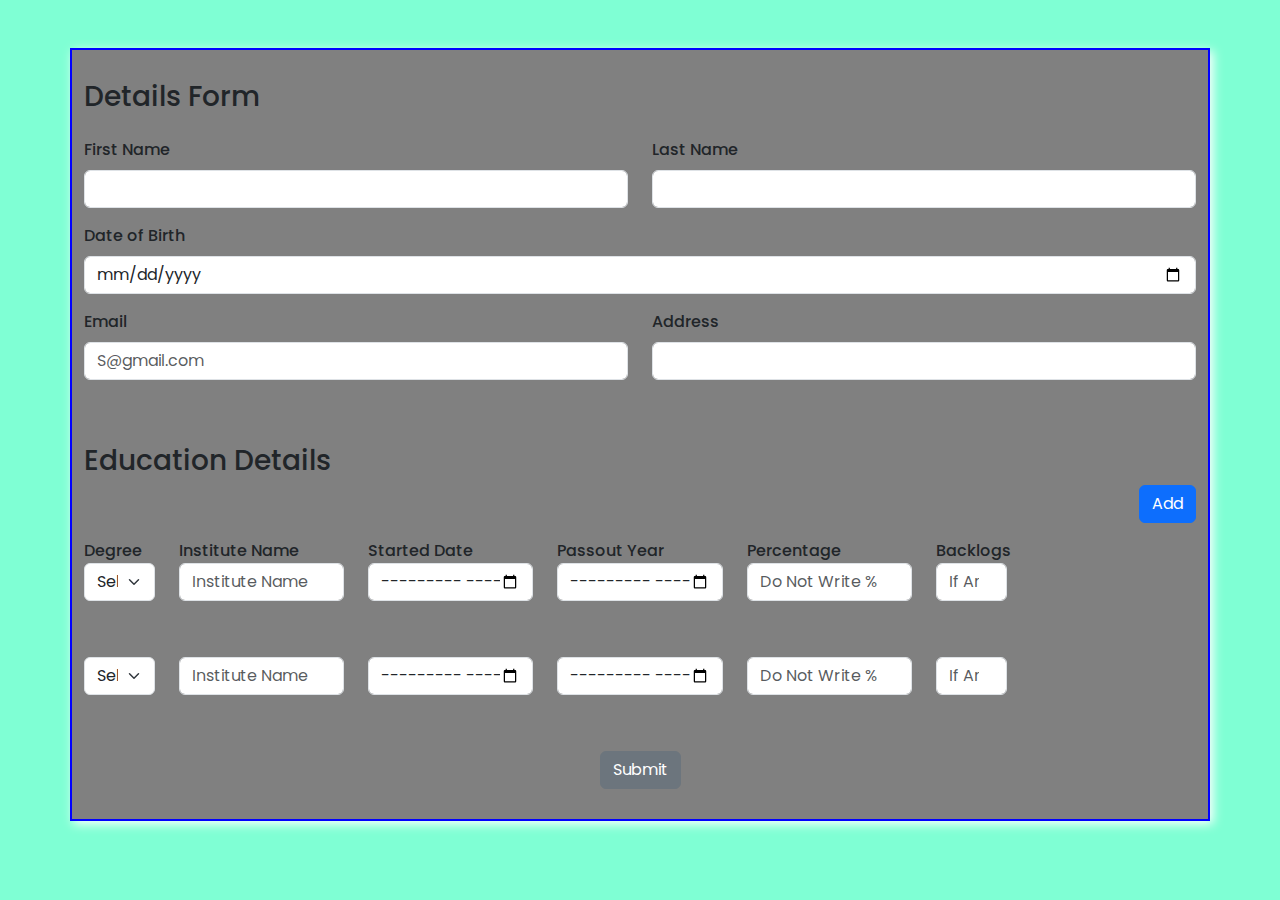
<file: Batch2_TeamA_Abhishekyadav_Javascript_Task1/index.html>
<!DOCTYPE html>
<html lang="en">

<head>
    <meta charset="UTF-8" />
    <meta http-equiv="X-UA-Compatible" content="IE=edge" />
    <meta name="viewport" content="width=device-width, initial-scale=1.0" />
    <!-- link the style css -->
    <link rel="stylesheet" href="css/style.css" />
    <link rel="preconnect" href="https://fonts.googleapis.com" />
    <link rel="preconnect" href="https://fonts.gstatic.com" crossorigin />
    <!-- Attach google fonts -->
    <link
        href="https://fonts.googleapis.com/css2?family=Alfa+Slab+One&family=Arbutus+Slab&family=Inter:wght@100;200;300;400;500&family=Montserrat&family=Noto+Sans:ital,wght@0,200;0,300;0,400;0,500;0,600;1,200;1,300;1,400;1,500&family=Nunito+Sans:ital,wght@0,600;1,600&family=Poppins:wght@400;500&display=swap"
        rel="stylesheet" />

    <!-- Attach bootstrap css -->
    <link rel="stylesheet" href="bootstrap/css/bootstrap.css" />
    <title>JS_Task</title>
</head>

<body style="background-color:  aquamarine;">
    <div class="container mt-5">
        <h3 class="mb-4">Details Form</h3>
        <form id="detailForm" name="myForm">
            <div class="row">
                <div class="col-6 ">
                    <label for="exampleInputfirstname" class="mb-2">First Name</label>
                    <input type="text" class="form-control" name="fname" id="Fname" required class="innershadow" />
                    <p id="fnameerror" class="error font"></p>
                </div>
                <div class="col-6">
                    <label for="exampleInputlastname" class="mb-2">Last Name</label>
                    <input type="text" class="form-control" name="lname" id="lname" required />
                    <p id="lnameerror" class="error"></p>
                </div>
                <div class="col-12">
                    <label for="exampleInputodob" class="mb-2">Date of Birth</label>
                    <input type="date" class="form-control" name="dob" id="dob" required />
                    <p id="doberror" class="error"></p>
                </div>
                <div class="col-6">
                    <label for="exampleInputEmail" class="mb-2">Email</label>
                    <input type="email" class="form-control" name="emails" placeholder="S@gmail.com" id="emails"
                        required />
                    <p id="emailerror" class="error"></p>
                </div>
                <div class="col-6">
                    <label for="exampleInputaddress" class="mb-2">Address</label>
                    <input type="text" class="form-control" name="address" id="address" required />
                    <p id="addresserror" class="error"></p>
                </div>
            </div>
        </form>

        <div class="row mt-5 mb-3">
            <div>
                <h3>Education Details</h3>
            </div>
            <div>
                <button class="btn btn-primary add float-end" id="addhover">
                    Add
                </button>
            </div>
        </div>

        <div id="second-row">
            <form class="parentform " id="submitbutton" name="myform">
                <div class="row">
                    <div class="col-6 mb-2 col-md-1 ">
                        <label for="exampleInputDegree" class="mb-2 mb-md-0">Degree</label>
                        <select class="form-select " id="degree0" aria-label="Default select example">
                            <option value="" selected>Select</option>
                            <option value="1">B.Tech</option>
                            <option value="2">Pharamacy</option>
                            <option value="3">Diploma</option>
                            <option value="3">12TH</option>
                            <option value="3">10TH</option>
                        </select>
                        <div id="degreerror0" class="error"></div>

                    </div>
                    <div class="col-6 mb-2 col-md-2 ">
                        <label for="exampleInputSchoolCollege" class="mb-2 mb-md-0">Institute Name</label>
                        <input type="text" class="form-control " id="institutename0" required
                            placeholder="Institute Name" />
                        <div id="insterror0" class="error"></div>
                    </div>
                    <div class="col-6 mb-2 col-md-2 ">
                        <label for="exampleInputStartedYear" class="mb-2 mb-md-0">Started Date</label>
                        <input type="month" class="form-control " id="startdate0" required />
                        <div id="startdateerror0" class="error"></div>
                    </div>
                    <div class="col-6 mb-2 col-md-2 ">
                        <label for="exampleInputPassoutYear" class="mb-2 mb-md-0">Passout Year</label>
                        <input type="month" class="form-control " id="passout0" required />
                        <div id="passouterror0" class="error"></div>
                    </div>
                    <div class="col-6 mb-2 col-md-2 ">
                        <label for="exampleInputPercentage" class="mb-2 mb-md-0">Percentage</label>
                        <input type="number" class="form-control" id="percentage0" placeholder="Do Not Write %" min="0"
                            required />
                        <div id="percentageerror0" class="error"></div>
                    </div>
                    <div class="col-6 mb-2 col-md-1 ">
                        <label for="exampleInputBacklogs" class="mb-2 mb-md-0 backlog">Backlogs</label>
                        <input type="number" class="form-control " id="backlog0" min="0" placeholder="If Any"
                            required />
                        <div id="backlogerror0" class="error"></div>
                    </div>
                    <div class="col-12 col-md-2 mb-md-2 d-flex align-items-center justify-content-center">
                        <label for="action" class="mb-2 "></label>
                    </div>
                </div>

                <div class="row mt-5 mediaquery">
                    <div class="col-6 mb-2 col-md-1 ">
                        <label for="exampleInputDegree" class="mb-2 mb-md-0 mediaquery">Degree</label>
                        <select class="form-select " id="degree1" aria-label="Default select example">
                            <option value="" selected>Select</option>
                            <option value="1">B.Tech</option>
                            <option value="2">Pharamacy</option>
                            <option value="3">Diploma</option>
                            <option value="3">12TH</option>
                            <option value="3">10TH</option>
                        </select>
                        <div id="degreerror1" class="error"></div>

                    </div>
                    <div class="col-6 mb-2 col-md-2 ">
                        <label for="exampleInputSchoolCollege" class="mb-2 mb-md-0 mediaquery ">Institute Name</label>
                        <input type="text" class="form-control " id="institutename1" required
                            placeholder="Institute Name" />
                        <div id="insterror1" class="error"></div>
                    </div>
                    <div class="col-6 mb-2 col-md-2 ">
                        <label for="exampleInputStartedYear" class="mb-2 mb-md-0 mediaquery">Started Date</label>
                        <input type="month" class="form-control " id="startdate1" required />
                        <div id="startdateerror1" class="error"></div>
                    </div>
                    <div class="col-6 mb-2 col-md-2 ">
                        <label for="exampleInputPassoutYear" class="mb-2 mb-md-0 mediaquery">Passout Year</label>
                        <input type="month" class="form-control  " id="passout1" required />
                        <div id="passouterror1" class="error"></div>
                    </div>
                    <div class="col-6 mb-2 col-md-2 ">
                        <label for="exampleInputPercentage" class="mb-2 mb-md-0 mediaquery">Percentage</label>
                        <input type="number" class="form-control " id="percentage1" placeholder="Do Not Write %" min="0"
                            required />
                        <div id="percentageerror1" class="error"></div>
                    </div>
                    <div class="col-6 mb-2 col-md-1 ">
                        <label for="exampleInputBacklogs" class="mb-2 mb-md-0 backlog mediaquery">Backlogs</label>
                        <input type="number" class="form-control " id="backlog1" placeholder="If Any" min="0"
                            required />
                        <div id="backlogerror1" class="error"></div>
                    </div>
                    <div class="col-12 col-md-2 mb-md-2 d-flex align-items-center justify-content-center">
                        <label for="action" class="mb-2 "></label>

                    </div>
                </div>
            </form>

        </div>
        <div class="text-center mt-5">
            <button type="submit" onclick="callValue(event)" form="submitbutton" class="btn btn-secondary"
                id="submitbtn" onsubmit="return checkData()">
                Submit
            </button>
        </div>

    </div>
    <!-- link js -->
    <script src="js/script.js"></script>

    <!-- link bootstrap js -->
    <script src="bootstrap/js/bootstrap.js"></script>
</body>

</html>
</file>
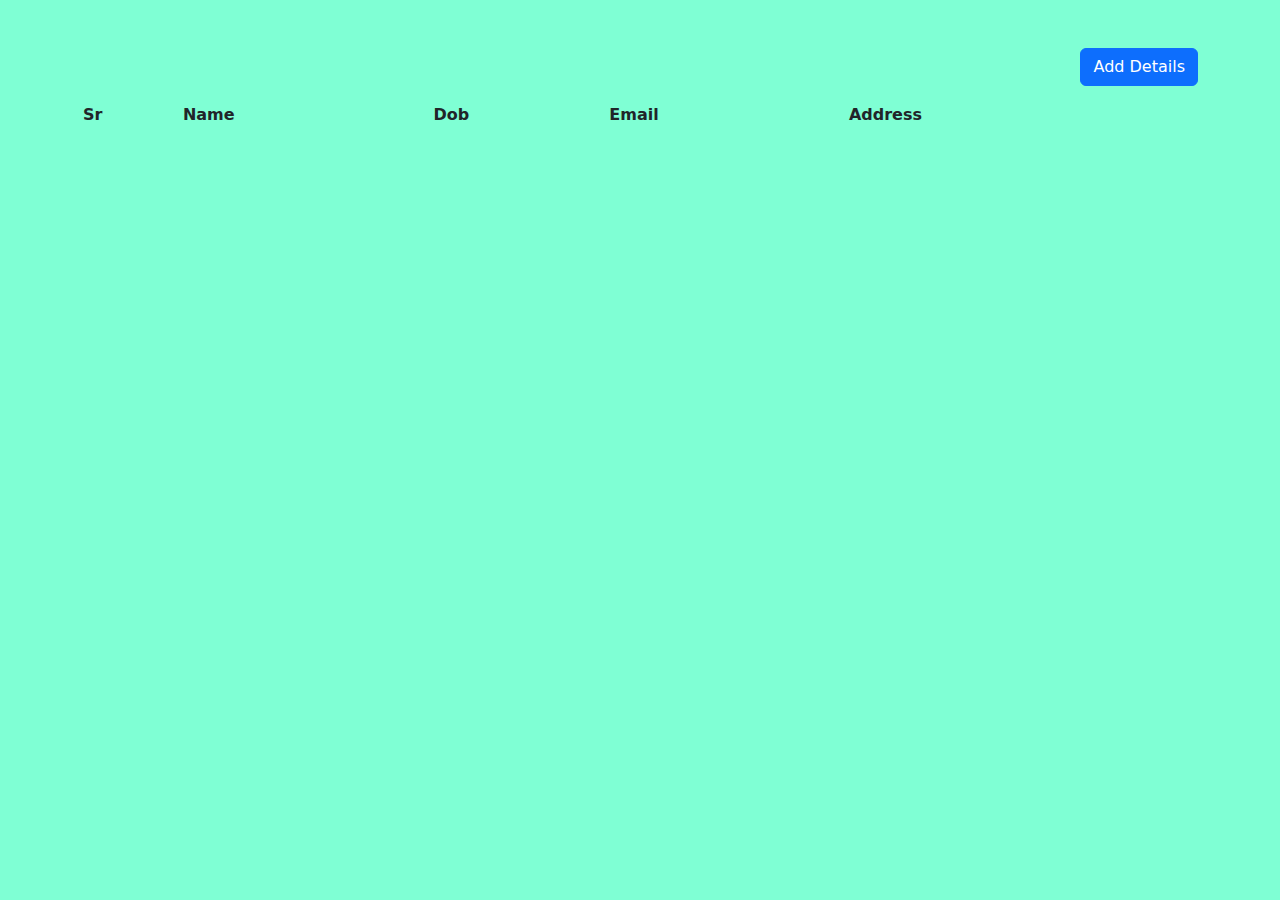
<file: Batch2_TeamA_Abhishekyadav_JQuery_Task4/index.html>
<!DOCTYPE html>
<html lang="en">

<head>
    <meta charset="UTF-8" />
    <meta http-equiv="X-UA-Compatible" content="IE=edge" />
    <meta name="viewport" content="width=device-width, initial-scale=1.0" />
    <!-- link the style css -->
    <link rel="stylesheet" href="css/style.css" />
    <link rel="preconnect" href="https://fonts.googleapis.com" />
    <link rel="preconnect" href="https://fonts.gstatic.com" crossorigin />
    <!-- Attach bootstrap css -->

    <link rel="stylesheet" href="bootstrap/css/bootstrap.css" />
    <link rel="stylesheet" href="//cdn.datatables.net/1.13.4/css/jquery.dataTables.min.css">
    <title>Abhishek-JQuery-Task1</title>
</head>

<body style="background-color:  aquamarine;">
    <div class="container mt-5 mb-3">
        <form name="myForm" id="resetForm">

            <button type="button" class="btn btn-primary float-end mb-3" data-bs-toggle="modal"
                data-bs-target="#staticBackdrop">
                Add Details
            </button>

            <!-- Modal -->
            <div class="modal fade" id="staticBackdrop" data-bs-backdrop="static" data-bs-keyboard="false" tabindex="-1"
                aria-labelledby="staticBackdropLabel" aria-hidden="true">
                <div class="modal-dialog">
                    <div class="modal-content bg-black text-white">
                        <div class="modal-header">
                            <h5 class="modal-title" id="staticBackdropLabel">Education Details</h5>
                            <button type="button" class="btn-close" data-bs-dismiss="modal" aria-label="Close"></button>
                        </div>
                        <div class="modal-body">
                            <div class="row">
                                <div class="col-6 ">
                                    <label for="exampleInputfirstname" class="mb-2">First Name</label>
                                    <input type="text" class="form-control" name="fname" id="Fname" required
                                        class="innershadow" />
                                    <p id="fnameerror" class="error font"></p>
                                </div>
                                <div class="col-6">
                                    <label for="exampleInputlastname" class="mb-2">Last Name</label>
                                    <input type="text" class="form-control" name="name" id="name" required />
                                    <p id="nameerror" class="error"></p>
                                </div>
                                <div class="col-6">
                                    <label for="exampleInputodob" class="mb-2">Date of Birth</label>
                                    <input type="date" class="form-control" name="dob" id="dob" required />
                                    <p id="doberror" class="error"></p>
                                </div>
                                <br><br><br>
                                <div class="col-6">
                                    <label for="exampleInputEmail" class="mb-2">Email</label>
                                    <input type="email" class="form-control" name="emails" placeholder="S@gmail.com"
                                        id="emails" required />
                                    <p id="emailerror" class="error"></p>
                                </div>
                                <div class="col-12">
                                    <label for="exampleInputaddress" class="mb-2">Address</label>
                                    <input type="text" class="form-control" name="address" id="address" required />
                                    <p id="addresserror" class="error"></p>
                                </div>
                            </div>
                        </div>
                        <div class="modal-footer">
                            <button type="button" class="btn btn-secondary" data-bs-dismiss="modal">Close</button>
                            <button type="button" class="btn bg-primary text-white" id="submitbtn">Submit</button>
                        </div>
                    </div>
                </div>
            </div>
        </form>
    </div>
    <div class="container">

        <table id="dataTable" class="display" style="width:100%">
            <thead>
                <tr>
                    <th>Sr</th>
                    <th>Name</th>
                    <th>Dob</th>
                    <th>Email</th>
                    <th>Address</th>
            </thead>
        </table>
    </div>


    <script src="js/jquery.js"></script>
    <script src="https://ajax.googleapis.com/ajax/libs/jquery/3.6.3/jquery.min.js"></script>
    <script src="//cdn.datatables.net/1.13.4/js/jquery.dataTables.min.js"></script>
    <!-- link bootstrap js -->
    <script src="bootstrap/js/bootstrap.js"></script>
    <!-- link js -->
    <script src="js/script.js"></script>

</body>

</html>
</file>
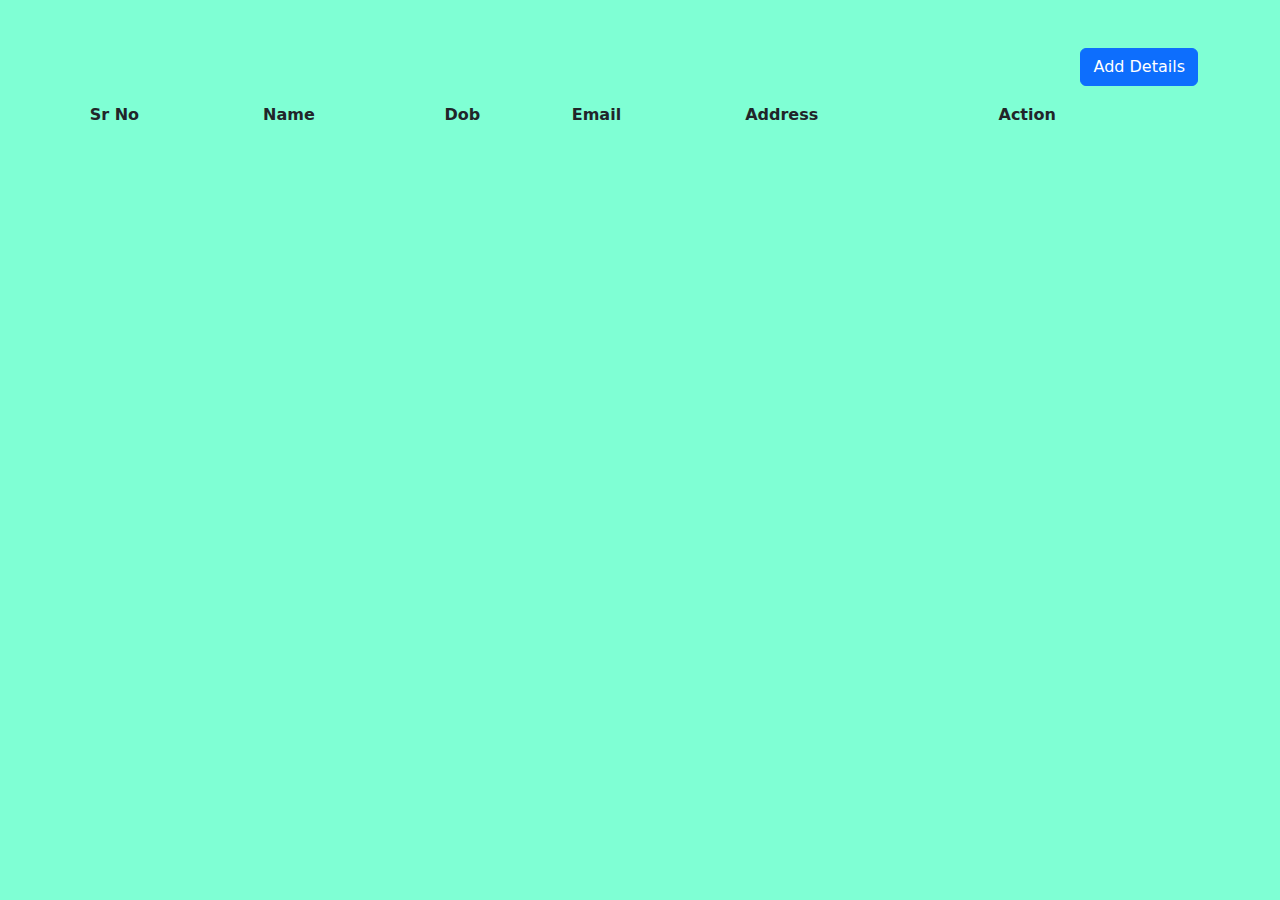
<file: Batch2_TeamA_Abhishekyadav_JQuery_Task5/Abhishek-JQuery/index.html>
<!DOCTYPE html>
<html lang="en">

<head>
    <meta charset="UTF-8">
    <meta http-equiv="X-UA-Compatible" content="IE=edge">
    <meta name="viewport" content="width=device-width, initial-scale=1.0">
    <link rel="stylesheet" href="css/style.css">
    <link rel="stylesheet" href="bootstrap/css/bootstrap.min.css">
    <link rel="stylesheet" href="//cdn.datatables.net/1.13.4/css/jquery.dataTables.min.css">
    <title>Document</title>
</head>

<body style="background-color:aquamarine;">

    <div class="container mt-5 mb-3">
        <form name="myForm" id="resetForm">

            <button type="button" class="btn btn-primary float-end mb-3" data-bs-toggle="modal"
                data-bs-target="#staticBackdrop">
                Add Details
            </button>

            <!-- Modal -->
            <div class="modal fade" id="staticBackdrop" data-bs-backdrop="static" data-bs-keyboard="false" tabindex="-1"
                aria-labelledby="staticBackdropLabel" aria-hidden="true">
                <div class="modal-dialog ">
                    <div class="modal-content bg-black text-white space">
                        <div class="modal-header">
                            <h5 class="modal-title" id="staticBackdropLabel">Education Details</h5>
                            <button type="button" class="btn-close" data-bs-dismiss="modal" aria-label="Close"></button>
                        </div>
                        <div class="modal-body">
                            <div class="row">
                                <div class="col-6 ">
                                    <label for="exampleInputfirstname" class="mb-2">First Name</label>
                                    <input type="text" class="form-control" name="fname" id="Fname" required
                                        class="innershadow" />
                                    <p id="fnameerror" class="error font"></p>
                                </div>
                                <div class="col-6">
                                    <label for="exampleInputlastname" class="mb-2">Last Name</label>
                                    <input type="text" class="form-control" name="name" id="name" required />
                                    <p id="nameerror" class="error"></p>
                                </div>
                                <div class="col-6">
                                    <label for="exampleInputodob" class="mb-2">Date of Birth</label>
                                    <input type="date" class="form-control" name="dob" id="dob" required />
                                    <p id="doberror" class="error"></p>
                                </div>
                                <br><br><br>
                                <div class="col-6">
                                    <label for="exampleInputEmail" class="mb-2">Email</label>
                                    <input type="email" class="form-control" name="emails" placeholder="S@gmail.com"
                                        id="emails" required />
                                    <p id="emailerror" class="error"></p>
                                </div>
                                <div class="col-12">
                                    <label for="exampleInputaddress" class="mb-2">Address</label>
                                    <input type="text" class="form-control" name="address" id="address" required />
                                    <p id="addresserror" class="error"></p>
                                </div>
                            </div>
                            <div class="row mt-5 mb-3">
                                <div>
                                    <h3>Education Details</h3>
                                </div>
                                <div>
                                    <button class="btn btn-primary add float-end " id="addhover">
                                        Add
                                    </button>
                                </div>
                            </div>
                            <div class="parentform " id="submitbutton">
                                <div class="row">
                                    <div class="col-6 mb-2 col-md-1 ">
                                        <label for="exampleInputDegree" class="mb-2 mb-md-0">Degree</label>
                                        <select class="form-select " id="degree0" aria-label="Default select example">
                                            <option value="" selected>Select</option>
                                            <option value="B.Tech">B.Tech</option>
                                            <option value="Pharamacy">Pharamacy</option>
                                            <option value="Diploma">Diploma</option>
                                            <option value="12TH">12TH</option>
                                            <option value="10TH">10TH</option>
                                        </select>
                                        <div id="degreerror0" class="error"></div>

                                    </div>
                                    <div class="col-6 mb-2 col-md-2 ">
                                        <label for="exampleInputSchoolCollege" class="mb-2 mb-md-0">Institute
                                            Name</label>
                                        <input type="text" class="form-control " id="institutename0" required
                                            placeholder="Institute Name" />
                                        <div id="insterror0" class="error"></div>
                                    </div>
                                    <div class="col-6 mb-2 col-md-2 ">
                                        <label for="exampleInputStartedYear" class="mb-2 mb-md-0">Started Date</label>
                                        <input type="month" class="form-control " id="startdate0" required />
                                        <div id="startdateerror0" class="error"></div>
                                    </div>
                                    <div class="col-6 mb-2 col-md-2 ">
                                        <label for="exampleInputPassoutYear" class="mb-2 mb-md-0">Passout Year</label>
                                        <input type="month" class="form-control " id="passout0" required />
                                        <div id="passouterror0" class="error"></div>
                                    </div>
                                    <div class="col-6 mb-2 col-md-2 ">
                                        <label for="exampleInputPercentage" class="mb-2 mb-md-0">Percentage</label>
                                        <input type="number" class="form-control" id="percentage0"
                                            placeholder="Do Not Write %" min="0" required />
                                        <div id="percentageerror0" class="error"></div>
                                    </div>
                                    <div class="col-6 mb-2 col-md-1 ">
                                        <label for="exampleInputBacklogs" class="mb-2 mb-md-0 backlog">Backlogs</label>
                                        <input type="number" class="form-control " id="backlog0" min="0"
                                            placeholder="If Any" required />
                                        <div id="backlogerror0" class="error"></div>
                                    </div>
                                    <div
                                        class="col-12 col-md-2 mb-md-2 d-flex align-items-center justify-content-center">
                                        <label for="action" class="mb-2 "></label>
                                    </div>
                                </div>

                                <div class="row mt-5 mediaquery">
                                    <div class="col-6 mb-2 col-md-1 ">
                                        <label for="exampleInputDegree" class="mb-2 mb-md-0 mediaquery">Degree</label>
                                        <select class="form-select " id="degree1" aria-label="Default select example">
                                            <option value="" selected>Select</option>
                                            <option value="B.Tech">B.Tech</option>
                                            <option value="Pharamacy">Pharamacy</option>
                                            <option value="Diploma">Diploma</option>
                                            <option value="12TH">12TH</option>
                                            <option value="10TH">10TH</option>
                                        </select>
                                        <div id="degreerror1" class="error"></div>

                                    </div>
                                    <div class="col-6 mb-2 col-md-2 ">
                                        <label for="exampleInputSchoolCollege"
                                            class="mb-2 mb-md-0 mediaquery ">Institute
                                            Name</label>
                                        <input type="text" class="form-control " id="institutename1" required
                                            placeholder="Institute Name" />
                                        <div id="insterror1" class="error"></div>
                                    </div>
                                    <div class="col-6 mb-2 col-md-2 ">
                                        <label for="exampleInputStartedYear" class="mb-2 mb-md-0 mediaquery">Started
                                            Date</label>
                                        <input type="month" class="form-control " id="startdate1" required />
                                        <div id="startdateerror1" class="error"></div>
                                    </div>
                                    <div class="col-6 mb-2 col-md-2 ">
                                        <label for="exampleInputPassoutYear" class="mb-2 mb-md-0 mediaquery">Passout
                                            Year</label>
                                        <input type="month" class="form-control  " id="passout1" required />
                                        <div id="passouterror1" class="error"></div>
                                    </div>
                                    <div class="col-6 mb-2 col-md-2 ">
                                        <label for="exampleInputPercentage"
                                            class="mb-2 mb-md-0 mediaquery">Percentage</label>
                                        <input type="number" class="form-control " id="percentage1"
                                            placeholder="Do Not Write %" min="0" required />
                                        <div id="percentageerror1" class="error"></div>
                                    </div>
                                    <div class="col-6 mb-2 col-md-1 ">
                                        <label for="exampleInputBacklogs"
                                            class="mb-2 mb-md-0 backlog mediaquery">Backlogs</label>
                                        <input type="number" class="form-control " id="backlog1" placeholder="If Any"
                                            min="0" required />
                                        <div id="backlogerror1" class="error"></div>
                                    </div>
                                    <div
                                        class="col-12 col-md-2 mb-md-2 d-flex align-items-center justify-content-center">
                                        <label for="action" class="mb-2 "></label>

                                    </div>
                                </div>
                            </div>
                            <div class="modal-footer">
                                <button type="button" class="btn btn-secondary" data-bs-dismiss="modal">Close</button>
                                <button type="button" class="btn bg-primary text-white" id="submitbtn">Submit</button>
                                <!-- <button type="button" class="btn bg-primary text-white" id="updatebtn">Update</button> -->
                            </div>
                        </div>
                    </div>
                </div>
            </div>
        </form>

    </div>

    <div class="container">

        <table id="datatable" class="display" style="width:100%">
            <thead>
                <tr>
                    <th></th>
                    <th>Sr No</th>
                    <th>Name</th>
                    <th>Dob</th>
                    <th>Email</th>
                    <th>Address</th>
                    <th>Action</th>
                </tr>
            </thead>

        </table>
    </div>

    <script src="js/jquery.js"></script>
    <script src="//cdn.datatables.net/1.13.4/js/jquery.dataTables.min.js"></script>
    <script src="bootstrap/js/bootstrap.min.js"></script>
    <script src="js/script.js"></script>
    <script type="module" src="js/importarray.js"></script>
</body>

</html>
</file>
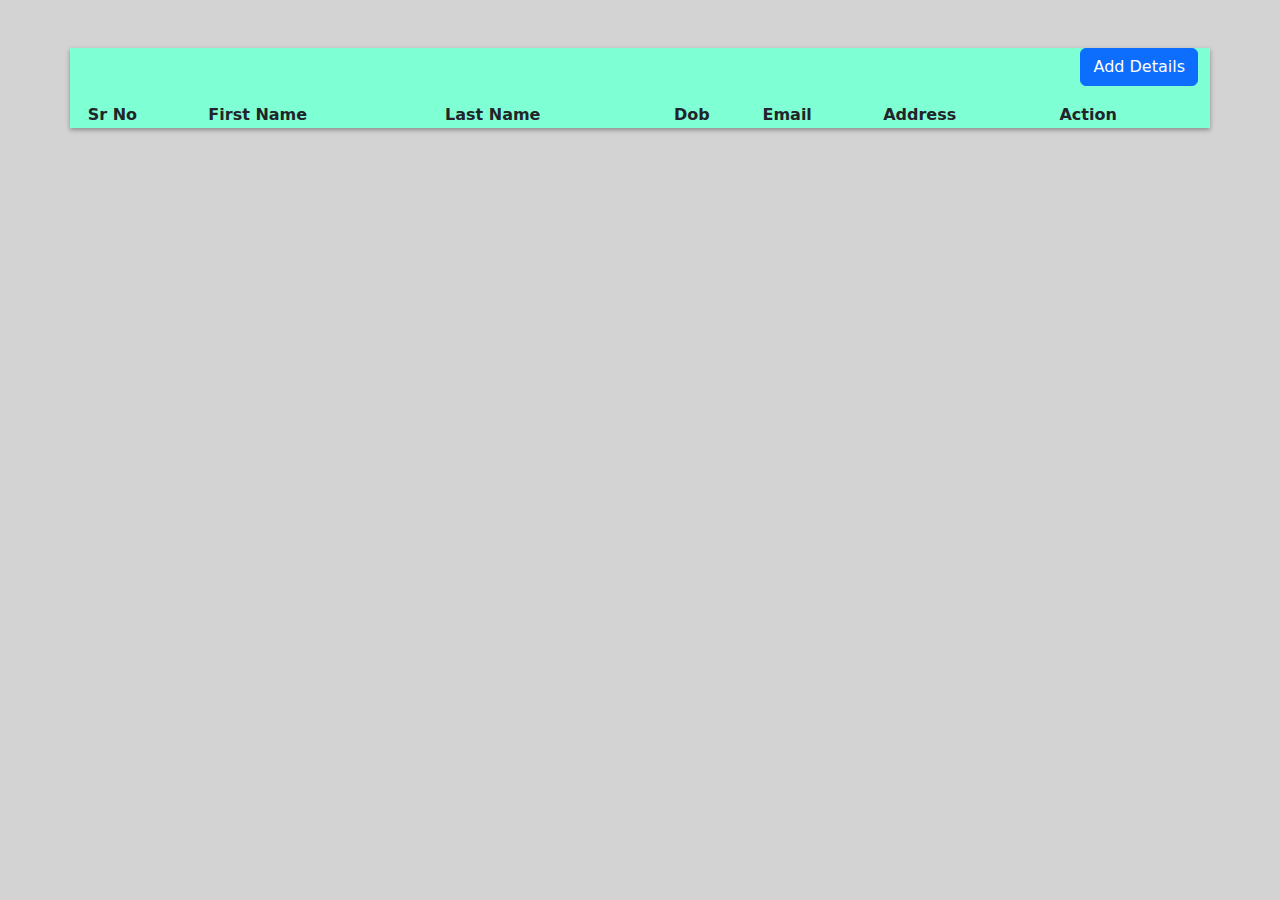
<file: Batch2_TeamA_Abhishekyadav_JQuery_Task6/Abhishek-JQuery/index.html>
<!DOCTYPE html>
<html lang="en">

<head>
    <meta charset="UTF-8">
    <meta http-equiv="X-UA-Compatible" content="IE=edge">
    <meta name="viewport" content="width=device-width, initial-scale=1.0">
    <link rel="stylesheet" href="css/style.css">
    <link rel="stylesheet" href="bootstrap/css/bootstrap.min.css">
    <link rel="stylesheet" href="//cdn.datatables.net/1.13.4/css/jquery.dataTables.min.css">
    <title>Document</title>
</head>
<body style="background-color:lightgray;">
    <div class="container mt-5 mb-3">
        <form name="myForm" id="resetForm">
            <button type="button" class="btn btn-primary float-end mb-3" data-bs-toggle="modal"
                data-bs-target="#staticBackdrop" id="AddDetailsBtn">
                Add Details
            </button>
            <!-- Modal -->
            <div class="modal fade" id="staticBackdrop" data-bs-backdrop="static" data-bs-keyboard="false" tabindex="-1"
                aria-labelledby="staticBackdropLabel" aria-hidden="true">
                <div class="modal-dialog ">
                    <div class="modal-content bg-black text-white space">
                        <div class="modal-header">
                            <h5 class="modal-title" id="staticBackdropLabel">Education Details</h5>
                            <button type="button" class="btn-close" data-bs-dismiss="modal" aria-label="Close"></button>
                        </div>
                        <div class="modal-body">
                            <div class="row">
                                <div class="col-6 ">
                                    <label for="exampleInputfirstname" class="mb-2">First Name</label>
                                    <input type="text" class="form-control" name="Fname" id="Fname" required
                                        class="innershadow" />
                                    <p id="fnameerror" class="error font"></p>
                                </div>
                                <div class="col-6">
                                    <label for="exampleInputlastname" class="mb-2">Last Name</label>
                                    <input type="text" class="form-control" name="lname" id="lname" required />
                                    <p id="nameerror" class="error"></p>
                                </div>
                                <div class="col-6">
                                    <label for="exampleInputodob" class="mb-2">Date of Birth</label>
                                    <input type="date" class="form-control" name="dob" id="dob" required />
                                    <p id="doberror" class="error"></p>
                                </div>
                                <br><br><br>
                                <div class="col-6">
                                    <label for="exampleInputEmail" class="mb-2">Email</label>
                                    <input type="email" class="form-control" name="emails" placeholder="S@gmail.com"
                                        id="emails" required />
                                    <p id="emailerror" class="error"></p>
                                </div>
                                <div class="col-12">
                                    <label for="exampleInputaddress" class="mb-2">Address</label>
                                    <input type="text" class="form-control" name="address" id="address" required />
                                    <p id="addresserror" class="error"></p>
                                </div>
                            </div>
                            <div class="row mt-5 mb-3">
                                <div>
                                    <h3>Education Details</h3>
                                </div>
                                <div>
                                    <button class="btn btn-primary add float-end " id="addhover">
                                        Add
                                    </button>
                                </div>
                            </div>
                            <div class="parentform " id="submitbutton">
                                <div class="row">
                                    <div class="col-6 mb-2 col-md-1 ">
                                        <label for="exampleInputDegree" class="mb-2 mb-md-0">Degree</label>
                                        <select class="form-select " id="degree0" aria-label="Default select example">
                                            <option value="" selected>Select</option>
                                            <option value="B.Tech">B.Tech</option>
                                            <option value="Pharamacy">Pharamacy</option>
                                            <option value="Diploma">Diploma</option>
                                            <option value="12TH">12TH</option>
                                            <option value="10TH">10TH</option>
                                        </select>
                                        <div id="degreerror0" class="error"></div>
                                    </div>
                                    <div class="col-6 mb-2 col-md-2 ">
                                        <label for="exampleInputSchoolCollege" class="mb-2 mb-md-0">Institute
                                            Name</label>
                                        <input type="text" class="form-control " id="institutename0" required
                                            placeholder="Institute Name" />
                                        <div id="insterror0" class="error"></div>
                                    </div>
                                    <div class="col-6 mb-2 col-md-2 ">
                                        <label for="exampleInputStartedYear" class="mb-2 mb-md-0">Started Date</label>
                                        <input type="month" class="form-control " id="startdate0" required />
                                        <div id="startdateerror0" class="error"></div>
                                    </div>
                                    <div class="col-6 mb-2 col-md-2 ">
                                        <label for="exampleInputPassoutYear" class="mb-2 mb-md-0">Passout Year</label>
                                        <input type="month" class="form-control " id="passout0" required />
                                        <div id="passouterror0" class="error"></div>
                                    </div>
                                    <div class="col-6 mb-2 col-md-2 ">
                                        <label for="exampleInputPercentage" class="mb-2 mb-md-0">Percentage</label>
                                        <input type="number" class="form-control" id="percentage0"
                                            placeholder="Do Not Write %" min="0" required />
                                        <div id="percentageerror0" class="error"></div>
                                    </div>
                                    <div class="col-6 mb-2 col-md-1 ">
                                        <label for="exampleInputBacklogs" class="mb-2 mb-md-0 backlog">Backlogs</label>
                                        <input type="number" class="form-control " id="backlog0" min="0"
                                            placeholder="If Any" required />
                                        <div id="backlogerror0" class="error"></div>
                                    </div>
                                    <div
                                        class="col-12 col-md-2 mb-md-2 d-flex align-items-center justify-content-center">
                                        <label for="action" class="mb-2 "></label>
                                    </div>
                                </div>

                                <div class="row mt-5 mediaquery">
                                    <div class="col-6 mb-2 col-md-1 ">
                                        <label for="exampleInputDegree" class="mb-2 mb-md-0 mediaquery">Degree</label>
                                        <select class="form-select " id="degree1" aria-label="Default select example">
                                            <option value="" selected>Select</option>
                                            <option value="B.Tech">B.Tech</option>
                                            <option value="Pharamacy">Pharamacy</option>
                                            <option value="Diploma">Diploma</option>
                                            <option value="12TH">12TH</option>
                                            <option value="10TH">10TH</option>
                                        </select>
                                        <div id="degreerror1" class="error"></div>

                                    </div>
                                    <div class="col-6 mb-2 col-md-2 ">
                                        <label for="exampleInputSchoolCollege"
                                            class="mb-2 mb-md-0 mediaquery ">Institute
                                            Name</label>
                                        <input type="text" class="form-control " id="institutename1" required
                                            placeholder="Institute Name" />
                                        <div id="insterror1" class="error"></div>
                                    </div>
                                    <div class="col-6 mb-2 col-md-2 ">
                                        <label for="exampleInputStartedYear" class="mb-2 mb-md-0 mediaquery">Started
                                            Date</label>
                                        <input type="month" class="form-control " id="startdate1" required />
                                        <div id="startdateerror1" class="error"></div>
                                    </div>
                                    <div class="col-6 mb-2 col-md-2 ">
                                        <label for="exampleInputPassoutYear" class="mb-2 mb-md-0 mediaquery">Passout
                                            Year</label>
                                        <input type="month" class="form-control  " id="passout1" required />
                                        <div id="passouterror1" class="error"></div>
                                    </div>
                                    <div class="col-6 mb-2 col-md-2 ">
                                        <label for="exampleInputPercentage"
                                            class="mb-2 mb-md-0 mediaquery">Percentage</label>
                                        <input type="number" class="form-control " id="percentage1"
                                            placeholder="Do Not Write %" min="0" required />
                                        <div id="percentageerror1" class="error"></div>
                                    </div>
                                    <div class="col-6 mb-2 col-md-1 ">
                                        <label for="exampleInputBacklogs"
                                            class="mb-2 mb-md-0 backlog mediaquery">Backlogs</label>
                                        <input type="number" class="form-control " id="backlog1" placeholder="If Any"
                                            min="0" required />
                                        <div id="backlogerror1" class="error"></div>
                                    </div>
                                    <div
                                        class="col-12 col-md-2 mb-md-2 d-flex align-items-center justify-content-center">
                                        <label for="action" class="mb-2 "></label>

                                    </div>
                                </div>
                                <div id="row-detail"></div>
                            </div>
                            <div class="modal-footer">
                                <button type="button" class="btn btn-secondary" data-bs-dismiss="modal"
                                    onclick="HideError()">Close</button>
                                <button type="button" class="btn bg-primary text-white" id="submitbtn">Submit</button>
                                <button type="button" class="btn bg-primary text-white" id="updatebtn"
                                    onclick="updateData()">Update</button>
                            </div>
                        </div>
                    </div>
                </div>
            </div>
        </form>
    </div>
    <div class="container modify">
        <table id="datatable" class="display" style="width:100%">
            <thead>
                <tr>
                    <th></th>
                    <th>Sr No</th>
                    <th>First Name</th>
                    <th> Last Name</th>
                    <th>Dob</th>
                    <th>Email</th>
                    <th>Address</th>
                    <th>Action</th>
                </tr>
            </thead>
        </table>
    </div>

    <script src="js/jquery.js"></script>
    <script src="//cdn.datatables.net/1.13.4/js/jquery.dataTables.min.js"></script>
    <script src="bootstrap/js/bootstrap.min.js"></script>
    <script src="js/script.js"></script>
    <script type="module" src="js/importarray.js"></script>
</body>

</html>
</file>
<file: Abhishek-Task 1/css/style.css>
body{
    font-family: "Inter";
}



 .container{
    width: 70%;
    margin: 0 auto;
   
} 


.nav{
    display: flex;
    flex-direction: row;
    justify-content: space-between;
    align-items: center;
    
    
}

.top-nav{
    display: flex;
    flex-direction: row;
    justify-content: space-evenly; 
}


.home{
    background: none;
    border: none;
    font-weight: 500;
    font-size: 25px;
    line-height: 30px;
}

.about{
    background: none;
    border: none;
    font-weight: 500;
    font-size: 25px;
    line-height: 30px;
}

.contact{
    background: none;
    border: none;
    font-weight: 500;
    font-size: 25px;
    line-height: 30px;
}

.services{
    background: none;
    border: none;
    font-weight: 500;
    font-size: 25px;
    line-height: 30px;
}


.acc-btn{
    background-color: #05427B;
    color: white;
    border: 1px;
    border-radius: 5px;
    margin-right: 5px;
    margin-left: 20px;
    padding: 10px 10px 10px 10px ;
    line-height: 24px;
    font-size: 20px;
    font-weight: 500;
}


.first-section{
    background: #FFCCCC;
     width: 20%;
    display: flex;
    align-items: center;
    justify-content: space-evenly;
     flex: 1; 
    
    
}

.second-section{
    margin-left: 10px;
    flex-direction: column;
    display: flex;
    row-gap: 10px;
    column-gap: 10px;
    
}



.top{
    
    display: flex;
    align-items: center;
    justify-content: center;
    background-color: #BEBEBE;
}


.bottom{

    display: flex;
    flex-direction: row;
    column-gap: 10px;
}


.sec2{
    width: 60%;
    display: flex;
    align-items: center;
    justify-content: center;
    height: 353px;
    background-color: #BEBEBE;
    
}

.sec3{
    display: flex;
    align-items: center;
    justify-content: center;
    background-color: #BEBEBE;
    
}


.grid h6{
    font-size: 40px;
    font-weight: 500;
}
.copy{
    color: white;
    font-style: normal;
    font-weight: 500;
    font-size: 32px;
    line-height: 39px;
}

.social{
    color: #0587D0;
    font-style: normal;
    font-weight: 500;
    font-size: 32px;
    line-height: 39px;
}
.footer{
    display: flex;
    flex-direction:row ;
    background-color:#735A43 ;
    justify-content: space-evenly;
    align-items: center;
    width: auto;
    height: 102px;
    margin-top: 112px;
}
.grid{
    display: flex;
    flex-direction: row;
    margin-top: 45px;

}
</file>
<file: Abhishek-Task 4/css/style.css>
body{
   
    background: radial-gradient(50% 50% at 50% 50%, #FFE6E6 0%, rgba(217, 217, 217, 0) 100%);

}

.top-view{
    background: #2F80ED;

}

.navbar{
    padding: 0%;
}
  .main{
    margin: 50px auto;
    width: 90%;
  }
.learn{
    font-family: 'Poppins';
    font-style: normal;
    font-weight: 700;
    font-size: 46px;
    line-height: 46px; 
    color: #1D1D1F;
    
}
.paragraph{
    font-family: 'SVN-Poppins';
font-style: normal;
font-weight: 400;
font-size: 20px;
line-height: 22px;
color: #4F4F4F;
}
.tutorial{
    font-family: 'Poppins';
font-style: normal;
font-weight: 400;
font-size: 32px;
line-height: 40px;
text-transform: uppercase;

color: #1D1D1F;

}
.static{
    font-family: 'Poppins';
font-style: normal;
font-weight: 400;
font-size: 18px;
line-height: 24px;
text-transform: uppercase;
color: #1D1D1F;

}
 .advance1{
  border: none;
  background-color: lightslategray;
  font-family: 'Poppins';
font-style: normal;
font-weight: 400;
font-size: 14px;
line-height: 140%;


color: #0066FF;
} 
/* @media only screen and (max-width: 991px) {
   .value{
    text-align: end;
   } */
  }
  .adv{
    font-family: 'Poppins';
font-style: normal;
font-weight: 400;
font-size: 17px;
line-height: 140%;
color: #0066FF;
  }
  .java{
    font-family: 'Poppins';
font-style: normal;
font-weight: 600;
font-size: 24px;
line-height: 36px;
/* identical to box height, or 150% */

text-transform: uppercase;

color: #323232;

  }
  .lorem{
    font-family: 'Poppins';
font-style: normal;
font-weight: 400;
font-size: 18px;
line-height: 21px;
color: #828282;
  }
  .comm{
    font-family: 'Poppins';
font-style: normal;
font-weight: 400;
font-size: 20px;
line-height: 160%;
color: #323232;
  }
  .feb{
    font-family: 'Poppins';
font-style: normal;
font-weight: 400;
font-size: 20px;
line-height: 160%;
color: #323232;
  }
  .btn-add{
    background-color: #0066FF;
    width:70%;
    padding: 13px 40px 13px 32px;
    gap: 8px;
    border-radius: 8px;
    
  }
  .contact{
    font-family: 'Poppins';
font-style: normal;
font-weight: 400;
font-size: 32px;
line-height: 140%;
text-align: center;
text-transform: uppercase;

color: #000054;
  }
  .name{
 font-family: 'Poppins';
font-style: normal;
font-weight: 400;
font-size: 16px;
line-height: 24px;
color: rgba(131, 131, 131, 0.8);

  }
  /* .send{
    width:30%;
    font-family: 'Poppins';
font-style: normal;
font-weight: 400;
font-size: 18px;
line-height: 24px;
  } */
.lazy-dog{
  font-family: 'SVN-Poppins';
  font-style: normal;
  font-weight: 400;
  font-size: 20px;
  line-height: 20px;
  letter-spacing: 0.2px;
  color: #737373; 

}
/* .foot2{
  font-family: 'SVN-Poppins';
font-style: normal;
font-weight: 500;
font-size: 20px;
line-height: 24px;
letter-spacing: 0.2px;
color: #737373;

} */
#scroll{
  height:850px;
  overflow-y: scroll;
}
.add-button{
  display: flex;
flex-direction: row;
justify-content: center;
align-items: center;
padding: 8px 45px 8px 45px;
gap: 8px;
background: #0066FF;
border-radius: 8px;
border: none;
}
</file>
<file: Abhishek-Task 5/css/style.css>
.header-dashboard {
    list-style-type: none;

}

.nav-color {
    background: linear-gradient(180deg, rgba(101, 144, 255, 0.43) -6.06%, rgba(126, 154, 255, 0.47) 21.33%, rgba(197, 199, 255, 0.3) 50.12%, rgba(187, 176, 255, 0.409659) 75.6%, rgba(219, 202, 255, 0.96) 103.99%);
}



.main {
    width: 50%;
    margin: 50px auto;
}



.has-search .form-control {
    padding-left: 2.375rem;
}

.has-search .form-control-feedback {
    position: absolute;
    z-index: 2;
    display: block;
    width: 2.375rem;
    height: 2.375rem;
    line-height: 2.375rem;
    text-align: center;
    pointer-events: none;
    color: #aaa;
}

.dashboard1 {
    font-family: 'Nunito Sans';
    font-style: normal;
    font-weight: 600;
    font-size: 20px;
    line-height: 22px;


    letter-spacing: 0.25px;

    color: #333333;
}


.calendar {
    font-family: 'Nunito Sans';
    font-style: normal;
    font-weight: 600;
    font-size: 20px;
    line-height: 22px;


    letter-spacing: 0.25px;

    color: #5630D3;
}

.project {
    font-family: 'Nunito Sans';
    font-style: normal;
    font-weight: 600;
    font-size: 20px;
    line-height: 22px;

    letter-spacing: 0.25px;

    color: #333333;
}

.team {
    font-family: 'Nunito Sans';
    font-style: normal;
    font-weight: 600;
    font-size: 20px;
    line-height: 22px;
    letter-spacing: 0.25px;

    color: #333333;

}

.setting {
    font-family: 'Nunito Sans';
    font-style: normal;
    font-weight: 600;
    font-size: 20px;
    line-height: 22px;
    letter-spacing: 0.25px;

    color: #333333;

}

.logohere {
    font-family: 'Poppins';
    font-style: normal;
    font-weight: 600;
    font-size: 23.8348px;
    line-height: 36px;


    letter-spacing: 0.25px;

    color: #1E2875;

}

.search-btn {
    border-radius: 5px;
    color: white;
}

.month {
    font-family: 'Montserrat';
    font-style: normal;
    font-weight: 400;
    font-size: 17px;
    line-height: 17px;
    letter-spacing: 0.25px;

    color: #272830;

}

.leave {
    font-family: 'Poppins';
    font-style: normal;
    font-weight: 500;
    font-size: 12px;
    line-height: 18px;


    letter-spacing: 0.25px;

    color: #333333;
}

.table-head {
    font-family: 'Poppins';
    font-style: normal;
    font-weight: 500;
    font-size: 12px;
    line-height: 18px;
    letter-spacing: 0.25px;

    color: #333333;
    background: linear-gradient(91.37deg, rgba(101, 144, 255, 0.43) 13.98%, rgba(126, 154, 255, 0.47) 34.04%, rgba(197, 199, 255, 0.72) 55.12%, rgba(187, 176, 255, 0.409659) 73.79%, rgba(219, 202, 255, 0.96) 94.58%)
}

.table-body {
    font-family: 'Poppins';
    font-style: normal;
    font-weight: 300;
    font-size: 12px;
    line-height: 18px;
    letter-spacing: 0.25px;
    color: #000000;

}

.view-all {
    font-family: 'Poppins';
    font-style: normal;
    font-weight: 500;
    font-size: 11px;
    line-height: 16px;

    letter-spacing: 0.25px;
    text-decoration-line: underline;

    color: #1E2875;
}

.tab-head {
    font-family: 'Poppins';
    font-style: normal;
    font-weight: 500;
    font-size: 17px;
    line-height: 26px;
    color: #000000;
}

.t-foot {
    font-family: 'Poppins';
    font-style: normal;
    font-weight: 300;
    font-size: 12px;
    line-height: 21px;


    letter-spacing: 0.25px;

    color: #333333;
}

.ser {
    background-color: #5630D3;
    color: white;
}

#scroll {
    height: 300px;
    overflow-y: scroll;
}

.p-tag {
    font-family: 'Poppins';
    font-style: normal;
    font-weight: 300;
    font-size: 10px;
    line-height: 15px;
    /* identical to box height */

    letter-spacing: 0.25px;

    color: #5630D3;

}

.both1 {
    float: right;
    padding-right: 150px;
    background: #FFFFFF;
}

.kinari {
    font-family: 'Nunito Sans';
    font-style: normal;
    font-weight: 600;
    font-size: 14px;
    line-height: 27px;
    color: #000000;
}

.require {

    font-family: 'Poppins';
    font-style: normal;
    font-weight: 300;
    font-size: 12px;
    line-height: 18px;
    letter-spacing: 0.25px;

    color: #272830;
}

.jan {
    font-family: 'Poppins';
    font-style: normal;
    font-weight: 300;
    font-size: 10px;
    line-height: 15px;


    letter-spacing: 0.25px;

    color: #808080;
}

.viewall {
    display: none;
}

.table2 {
    display: none;
}

.birth {
    width: 100%;
    border:0;
    background: linear-gradient(91.37deg, rgba(101, 144, 255, 0.43) 13.98%, rgba(126, 154, 255, 0.47) 34.04%, rgba(197, 199, 255, 0.72) 55.12%, rgba(187, 176, 255, 0.409659) 73.79%, rgba(219, 202, 255, 0.96) 94.58%);
}
.work{
    width: 100%;
    border:0;
    background: linear-gradient(91.37deg, rgba(101, 144, 255, 0.43) 13.98%, rgba(126, 154, 255, 0.47) 34.04%, rgba(197, 199, 255, 0.72) 55.12%, rgba(187, 176, 255, 0.409659) 73.79%, rgba(219, 202, 255, 0.96) 94.58%);
}
.holidays{
    width: 100%;
    border:0;
    background: linear-gradient(91.37deg, rgba(101, 144, 255, 0.43) 13.98%, rgba(126, 154, 255, 0.47) 34.04%, rgba(197, 199, 255, 0.72) 55.12%, rgba(187, 176, 255, 0.409659) 73.79%, rgba(219, 202, 255, 0.96) 94.58%);
}
</file>
<file: Abhishek_Task2/css/style.css>
@import url("https://fonts.googleapis.com/css2?family=Inter:wght@100;200;300;400;500&family=Noto+Sans:ital,wght@0,200;0,300;0,400;0,500;0,600;1,200;1,300;1,400;1,500&family=Poppins:wght@700&display=swap");
@import url("https://fonts.googleapis.com/css2?family=Inter:wght@100;200;300;400&family=Noto+Sans:ital,wght@0,200;0,300;0,400;0,500;0,600;1,200;1,300;1,400;1,500&family=Poppins:wght@700&display=swap");

body {
  font-family: "Inter";
  font-style: normal;
  font-weight: 500;
}

.main-container {
  margin: 0 auto;
  width: 70%;
  position: relative;
  z-index: 1;
}

.l2{
  position: relative;
}
.l2::before {
  content: " ";
  position: absolute;
  box-sizing: border-box;
  z-index: -1;
  position: absolute;
  width: 597px;
  height: 480px;
  left: -10%;
    top: -10%;
  border: 10px solid #05427b;
  border-radius: 0px 86px;
  
}



#acc {
  color: white;
  background-color: blue;
  padding: 10px 15px 10px 15px;
  border-radius: 5px;
 
}
.ul {
  display: flex;
  justify-content: space-between;
  float: right;
}

a{
  text-decoration: none;
  color: #000000;
}

.ul li {
  list-style-type: none;
  padding: 10px;
  color: #000000;
}

.about-btn{
  color: #00749a;
}
.account {
  width: 120px;
  height: 50px;
  color: white;
  background-color: blue;
  border-radius: 2px;
}
.main {
  width: 100%;
  display: flex;
  flex-direction: row;
  justify-content: space-between;
  align-items: center;
  margin-top: 100px;
 
}
/* .p {
  width: 35%;
} */

.btntop {
  color: white;
  background-color: blue;
  border-radius: 5px;
  padding: 10px 20px 10px 20px;
}
/* .l2 {
  
  float: right;
} */
.r2 {
  width: 40%;
}

#service {
  margin-top: 40px;
  text-align: center;
}
#hr {
  width: 10%;
  border: brown solid;
  border-radius: 10px;
}

.mainF {
  justify-content: center;
  text-align: center;
}

.maintop {
  display: flex;
  flex-direction: column;
  justify-content: space-between;
}

.maintop-upper {
  margin-top: 25px;
  display: flex;
  flex-direction: row;
  justify-content: space-evenly;
  column-gap: 30px;
}

.card1 {
  border: 1px solid blue;
  border-radius: 20px;
  background-color: #f5f5f5;
  max-width: 30%;
  width: 100%;
  padding: 40px;
  column-gap: 20px;
  display: flex;
  flex-direction: column;
  justify-content: center;
}
.flex {
  display: flex;
  align-items: center;
  justify-content: start;
}
.maindown {
  display: flex;
  justify-content: space-between;
}

.flex > .wordpress-text {
  padding: 20px;
}

.mainF .maintop .card1 .flex h5 {
  font-family: "Poppins";
  font-style: normal;
  font-weight: 600;
  font-size: 20px;
  line-height: 30px;
  margin-left: 25px;
  margin-top: 15px;

  color: #000000;
}
.mainF .maintop .card1 .flex img {
  height: 63px;
  width: 63px;
}
.flex1 {
  display: flex;
}
.mainf .maintop .card1 .flex1 h5 {
  font-family: "Poppins";
  font-style: normal;
  font-weight: 600;
  font-size: 20px;
  line-height: 30px;
  margin-left: 25px;
  margin-top: 15px;
  color: #000000;
}
.mainF .maintop .card1 .flex1 img {
  height: 63px;
  width: 63px;
}
.flex2 {
  display: flex;
}
.maindown-lower {
  margin-top: 88px;
  display: flex;
  flex-direction: row;
  justify-content: space-evenly;
  column-gap: 30px;
}
.card2 {
  border: 1px solid blue;
  border-radius: 20px;
  background-color: #f5f5f5;
  max-width: 30%;
  width: 100%;
  padding: 40px;
  column-gap: 20px;
  flex-direction: column;
  justify-content: center;
}
.img-second {
  align-items: center;
  justify-content: start;
}
#port {
  text-align: center;
  margin-top: 40px;
}
#hr1 {
  width: 10%;
  border: brown solid;
  border-radius: 10px;
}
.port-img {
  display: flex;
  justify-content: space-between;
  margin-top: 40px;
}
.card {
  box-shadow: 0 4px 8px 0 rgba(0, 0, 0, 0.2);
  transition: 0.3s;
  width: 30%;
  height: auto;
}
.app {
  display: flex;
  justify-content: space-between;
  padding: 0px 10px 0px 10px;
}
.g {
  color: #0b7c4f;
}
.app1 {
  display: flex;
  justify-content: space-between;
  padding: 0px 10px 0px 10px;
}
.g1 {
  color: #0b7c4f;
}
.app2 {
  display: flex;
  justify-content: space-between;
  padding: 0px 10px 0px 10px;
}
.g3 {
  color: #0b7c4f;
}

.footertop {
  /* margin-top: 40px;
    padding-top: 100px; */
  /* text-align: center; */
  background: #00749a;
  text-align: center;
  height: 521px;
}
.pFooter {
  text-align: center;
  font-size: 20px;
}
.call {
  text-align: center;
  padding-top: 138px;
  padding-bottom: 31px;
}

#btn {
  background-color: #f5f5f5;
  color: #00749a;
  border-radius: 5px;
  border: none;
  margin-top: 20px;
  padding: 20px 60px;
  border-radius: 13px;
}

.footertop {
  color: white;
}
.footer-down {
  /* display: flex; */
  background-color: black;
  padding: 150px 0;
}
.img-p {
  font-size: 20px;
  color: white;
  width: 50%;
}

.mail {
  width: 50%;
  color: white;
  display: flex;
  flex-direction: column;
}
.footer-down-content {
  max-width: 70%;
  display: flex;
  margin: 0 auto;
}
.mail h1 {
  text-align: center;
}

.mail input {
  padding: 25px 40px;
  background-color: #000000;
  border: 2px solid white;
  border-radius: 13px;
}

.btn {
  display: inline;
  margin: 0 auto;
}

.mailbtn {
  margin-top: 20px;
  padding: 20px 60px;
  border-radius: 13px;
}


.container p{
  font-family: 'Inter';
  font-style: normal;
  font-weight: 500;
  font-size: 12px;
  line-height: 35px;
  color: #767373;
  padding: 0px 10px 0px 10px;
  margin: 0;
}
</file>
<file: Batch2_TeamA_Abhishekyadav4_Javascript_Task3 - Copy/css/style.css>
/* /* .main-div{
  background-color:black;
  padding-top: 100px;
  height: 100vh;

 
} */

body {
  background-color: black;
}

.container {
  font-family: poppins;
  font-weight: 500;
  padding: 30px;
  border: 2px solid blue;
  background-color: grey;
  box-shadow: 3px 3px 10px white;
  


}

/* add hover effect on add button */
#addhover:hover {
  background-color: chocolate;
  color: white;
}

/* add hover effect on delete button */
#deletehover:hover {
  background-color: orange;
  color: white;
}

#submitbtn:hover {
  background-color: orange;
}

.error {
  color: red;
  
}

@keyframes shake {
  5% {
    transform: translateX(4px);
  }

  10% {
    transform: translateX(-4px);
  }

  15% {
    transform: translateX(4px);
  }
  
  20% {
    transform: translateX(-4px);
  }

  25% {
    transform: translateX(4px);
  }
  30% {
    transform: translateX(-4px);
  }
  35% {
    transform: translateX(4px);
  }

  40% {
    transform: translateX(-4px);
  }

  45% {
    transform: translateX(4px);
  }
  
  50% {
    transform: translateX(-4px);
  }

  55% {
    transform: translateX(4px);
  }
  60% {
    transform: translateX(-4px);
  }
  65% {
    transform: translateX(4px);
  }

  70% {
    transform: translateX(-4px);
  }

  75% {
    transform: translateX(4px);
  }
  
  80% {
    transform: translateX(-4px);
  }

  85% {
    transform: translateX(4px);
  }

  90% {
    transform: translateX(4px);
  }
  
  95% {
    transform: translateX(4px);
  }
  
  


}

 .mediaquery{
  display: none;
}
@media(max-width:767px){
     .mediaquery{

       display: block;
     }
} 
@media(max-width:991px){
  .mediaquery{

    display: block;
  }
}
.edit{
  padding-right: 30px;
}
</file>
<file: Batch2_TeamA_Abhishekyadav_Javascript_Task1/css/style.css>
/* /* .main-div{
  background-color:black;
  padding-top: 100px;
  height: 100vh;

 
} */

body {
  background-color: black;
}

.container {
  font-family: poppins;
  font-weight: 500;
  padding: 30px;
  border: 2px solid blue;
  background-color: grey;
  box-shadow: 3px 3px 10px white;
  


}

/* add hover effect on add button */
#addhover:hover {
  background-color: chocolate;
  color: white;
}

/* add hover effect on delete button */
#deletehover:hover {
  background-color: orange;
  color: white;
}

#submitbtn:hover {
  background-color: orange;
}

.error {
  color: red;
  
}

@keyframes shake {
  5% {
    transform: translateX(4px);
  }

  10% {
    transform: translateX(-4px);
  }

  15% {
    transform: translateX(4px);
  }
  
  20% {
    transform: translateX(-4px);
  }

  25% {
    transform: translateX(4px);
  }
  30% {
    transform: translateX(-4px);
  }
  35% {
    transform: translateX(4px);
  }

  40% {
    transform: translateX(-4px);
  }

  45% {
    transform: translateX(4px);
  }
  
  50% {
    transform: translateX(-4px);
  }

  55% {
    transform: translateX(4px);
  }
  60% {
    transform: translateX(-4px);
  }
  65% {
    transform: translateX(4px);
  }

  70% {
    transform: translateX(-4px);
  }

  75% {
    transform: translateX(4px);
  }
  
  80% {
    transform: translateX(-4px);
  }

  85% {
    transform: translateX(4px);
  }

  90% {
    transform: translateX(4px);
  }
  
  95% {
    transform: translateX(4px);
  }
  
  


}

 .mediaquery{
  display: none;
}
@media(max-width:767px){
     .mediaquery{

       display: block;
     }
} 
@media(max-width:991px){
  .mediaquery{

    display: block;
  }
}
</file>
<file: Batch2_TeamA_Abhishekyadav_JQuery_Task4/css/style.css>
.error{
    color:red;
}
#submitbtn:hover{
    color: green;
    background-color: orange;

}
</file>
<file: Batch2_TeamA_Abhishekyadav_JQuery_Task5/Abhishek-JQuery/css/style.css>
.error{
    color:red;
}
#submitbtn:hover{
    color: green;
    background-color: orange;

}

.modal-dialog {
   max-width: 50% !important;
}
.mediaquery{
    display: none;
  }
  @media(max-width:767px){
       .mediaquery{
  
         display: block;
       }
  } 
  @media(max-width:991px){
    .mediaquery{
  
      display: block;
    }
  }
  .edit{
    padding-right: 30px;
  }
</file>
<file: Batch2_TeamA_Abhishekyadav_JQuery_Task6/Abhishek-JQuery/css/style.css>
.error{
    color:red;
}
#submitbtn:hover{
    color: green;
    background-color: orange;

}

.modal-dialog {
   max-width: 50% !important;
}
.mediaquery{
    display: none;
  }
  @media(max-width:767px){
       .mediaquery{
  
         display: block;
       }
  } 
  @media(max-width:991px){
    .mediaquery{
  
      display: block;
    }
  }
  .edit{
    padding-right: 30px;
  }
  .modify{
    box-shadow: 0 1.5px 4px rgba(0, 0, 0, 0.24), 0 1.5px 6px rgba(0, 0, 0, 0.12);
    background-color:aquamarine;
  }
</file>
<file: Abhishek-Task 5/css/sb-admin-2.min.css>
/* /*!
 * Start Bootstrap - SB Admin 2 v4.1.3 (https://startbootstrap.com/theme/sb-admin-2)
 * Copyright 2013-2021 Start Bootstrap
 * Licensed under MIT (https://github.com/StartBootstrap/startbootstrap-sb-admin-2/blob/master/LICENSE)
 */ /*!
 * Bootstrap v4.6.0 (https://getbootstrap.com/)
 * Copyright 2011-2021 The Bootstrap Authors
 * Copyright 2011-2021 Twitter, Inc.
 * Licensed under MIT (https://github.com/twbs/bootstrap/blob/main/LICENSE)
 */
:root {
  --blue: #4e73df;
  --indigo: #6610f2;
  --purple: #6f42c1;
  --pink: #e83e8c;
  --red: #e74a3b;
  --orange: #fd7e14;
  --yellow: #f6c23e;
  --green: #1cc88a;
  --teal: #20c9a6;
  --cyan: #36b9cc;
  --white: #fff;
  --gray: #858796;
  --gray-dark: #5a5c69;
  --primary: #4e73df;
  --secondary: #858796;
  --success: #1cc88a;
  --info: #36b9cc;
  --warning: #f6c23e;
  --danger: #e74a3b;
  --light: #f8f9fc;
  --dark: #5a5c69;
  --breakpoint-xs: 0;
  --breakpoint-sm: 576px;
  --breakpoint-md: 768px;
  --breakpoint-lg: 992px;
  --breakpoint-xl: 1200px;
  --font-family-sans-serif: "Nunito", -apple-system, BlinkMacSystemFont,
    "Segoe UI", Roboto, "Helvetica Neue", Arial, sans-serif, "Apple Color Emoji",
    "Segoe UI Emoji", "Segoe UI Symbol", "Noto Color Emoji";
  --font-family-monospace: SFMono-Regular, Menlo, Monaco, Consolas,
    "Liberation Mono", "Courier New", monospace;
}
*,
::after,
::before {
  box-sizing: border-box;
}
html {
  font-family: sans-serif;
  line-height: 1.15;
  -webkit-text-size-adjust: 100%;
  -webkit-tap-highlight-color: transparent;
}
article,
aside,
figcaption,
figure,
footer,
header,
hgroup,
main,
nav,
section {
  display: block;
}
body {
  margin: 0;
  font-family: Nunito, -apple-system, BlinkMacSystemFont, "Segoe UI", Roboto,
    "Helvetica Neue", Arial, sans-serif, "Apple Color Emoji", "Segoe UI Emoji",
    "Segoe UI Symbol", "Noto Color Emoji";
  font-size: 1rem;
  font-weight: 400;
  line-height: 1.5;
  color: #858796;
  text-align: left;
  background-color: #fff;
}
[tabindex="-1"]:focus:not(:focus-visible) {
  outline: 0 !important;
}
hr {
  box-sizing: content-box;
  height: 0;
  overflow: visible;
}
h1,
h2,
h3,
h4,
h5,
h6 {
  margin-top: 0;
  margin-bottom: 0.5rem;
}
p {
  margin-top: 0;
  margin-bottom: 1rem;
}
abbr[data-original-title],
abbr[title] {
  text-decoration: underline;
  -webkit-text-decoration: underline dotted;
  text-decoration: underline dotted;
  cursor: help;
  border-bottom: 0;
  -webkit-text-decoration-skip-ink: none;
  text-decoration-skip-ink: none;
}
address {
  margin-bottom: 1rem;
  font-style: normal;
  line-height: inherit;
}
dl,
ol,
ul {
  margin-top: 0;
  margin-bottom: 1rem;
}
ol ol,
ol ul,
ul ol,
ul ul {
  margin-bottom: 0;
}
dt {
  font-weight: 700;
}
dd {
  margin-bottom: 0.5rem;
  margin-left: 0;
}
blockquote {
  margin: 0 0 1rem;
}
b,
strong {
  font-weight: bolder;
}
small {
  font-size: 80%;
}
sub,
sup {
  position: relative;
  font-size: 75%;
  line-height: 0;
  vertical-align: baseline;
}
sub {
  bottom: -0.25em;
}
sup {
  top: -0.5em;
}
a {
  color: #4e73df;
  text-decoration: none;
  background-color: transparent;
}
a:hover {
  color: #224abe;
  text-decoration: underline;
}
a:not([href]):not([class]) {
  color: inherit;
  text-decoration: none;
}
a:not([href]):not([class]):hover {
  color: inherit;
  text-decoration: none;
}
code,
kbd,
pre,
samp {
  font-family: SFMono-Regular, Menlo, Monaco, Consolas, "Liberation Mono",
    "Courier New", monospace;
  font-size: 1em;
}
pre {
  margin-top: 0;
  margin-bottom: 1rem;
  overflow: auto;
  -ms-overflow-style: scrollbar;
}
figure {
  margin: 0 0 1rem;
}
img {
  vertical-align: middle;
  border-style: none;
}
svg {
  overflow: hidden;
  vertical-align: middle;
}
table {
  border-collapse: collapse;
}
caption {
  padding-top: 0.75rem;
  padding-bottom: 0.75rem;
  color: #858796;
  text-align: left;
  caption-side: bottom;
}
th {
  text-align: inherit;
  text-align: -webkit-match-parent;
}
label {
  display: inline-block;
  margin-bottom: 0.5rem;
}
button {
  border-radius: 0;
}
button:focus:not(:focus-visible) {
  outline: 0;
}
button,
input,
optgroup,
select,
textarea {
  margin: 0;
  font-family: inherit;
  font-size: inherit;
  line-height: inherit;
}
button,
input {
  overflow: visible;
}
button,
select {
  text-transform: none;
}
[role="button"] {
  cursor: pointer;
}
select {
  word-wrap: normal;
}
[type="button"],
[type="reset"],
[type="submit"],
button {
  -webkit-appearance: button;
}
[type="button"]:not(:disabled),
[type="reset"]:not(:disabled),
[type="submit"]:not(:disabled),
button:not(:disabled) {
  cursor: pointer;
}
[type="button"]::-moz-focus-inner,
[type="reset"]::-moz-focus-inner,
[type="submit"]::-moz-focus-inner,
button::-moz-focus-inner {
  padding: 0;
  border-style: none;
}
input[type="checkbox"],
input[type="radio"] {
  box-sizing: border-box;
  padding: 0;
}
textarea {
  overflow: auto;
  resize: vertical;
}
fieldset {
  min-width: 0;
  padding: 0;
  margin: 0;
  border: 0;
}
legend {
  display: block;
  width: 100%;
  max-width: 100%;
  padding: 0;
  margin-bottom: 0.5rem;
  font-size: 1.5rem;
  line-height: inherit;
  color: inherit;
  white-space: normal;
}
progress {
  vertical-align: baseline;
}
[type="number"]::-webkit-inner-spin-button,
[type="number"]::-webkit-outer-spin-button {
  height: auto;
}
[type="search"] {
  outline-offset: -2px;
  -webkit-appearance: none;
}
[type="search"]::-webkit-search-decoration {
  -webkit-appearance: none;
}
::-webkit-file-upload-button {
  font: inherit;
  -webkit-appearance: button;
}
output {
  display: inline-block;
}
summary {
  display: list-item;
  cursor: pointer;
}
template {
  display: none;
}
[hidden] {
  display: none !important;
}
.h1,
.h2,
.h3,
.h4,
.h5,
.h6,
h1,
h2,
h3,
h4,
h5,
h6 {
  margin-bottom: 0.5rem;
  font-weight: 400;
  line-height: 1.2;
}
.h1,
h1 {
  font-size: 2.5rem;
}
.h2,
h2 {
  font-size: 2rem;
}
.h3,
h3 {
  font-size: 1.75rem;
}
.h4,
h4 {
  font-size: 1.5rem;
}
.h5,
h5 {
  font-size: 1.25rem;
}
.h6,
h6 {
  font-size: 1rem;
}
.lead {
  font-size: 1.25rem;
  font-weight: 300;
}
.display-1 {
  font-size: 6rem;
  font-weight: 300;
  line-height: 1.2;
}
.display-2 {
  font-size: 5.5rem;
  font-weight: 300;
  line-height: 1.2;
}
.display-3 {
  font-size: 4.5rem;
  font-weight: 300;
  line-height: 1.2;
}
.display-4 {
  font-size: 3.5rem;
  font-weight: 300;
  line-height: 1.2;
}
hr {
  margin-top: 1rem;
  margin-bottom: 1rem;
  border: 0;
  border-top: 1px solid rgba(0, 0, 0, 0.1);
}
.small,
small {
  font-size: 80%;
  font-weight: 400;
}
.mark,
mark {
  padding: 0.2em;
  background-color: #fcf8e3;
}
.list-unstyled {
  padding-left: 0;
  list-style: none;
}
.list-inline {
  padding-left: 0;
  list-style: none;
}
.list-inline-item {
  display: inline-block;
}
.list-inline-item:not(:last-child) {
  margin-right: 0.5rem;
}
.initialism {
  font-size: 90%;
  text-transform: uppercase;
}
.blockquote {
  margin-bottom: 1rem;
  font-size: 1.25rem;
}
.blockquote-footer {
  display: block;
  font-size: 80%;
  color: #858796;
}
.blockquote-footer::before {
  content: "\2014\00A0";
}
.img-fluid {
  max-width: 100%;
  height: auto;
}
.img-thumbnail {
  padding: 0.25rem;
  background-color: #fff;
  border: 1px solid #dddfeb;
  border-radius: 0.35rem;
  max-width: 100%;
  height: auto;
}
.figure {
  display: inline-block;
}
.figure-img {
  margin-bottom: 0.5rem;
  line-height: 1;
}
.figure-caption {
  font-size: 90%;
  color: #858796;
}
code {
  font-size: 87.5%;
  color: #e83e8c;
  word-wrap: break-word;
}
a > code {
  color: inherit;
}
kbd {
  padding: 0.2rem 0.4rem;
  font-size: 87.5%;
  color: #fff;
  background-color: #3a3b45;
  border-radius: 0.2rem;
}
kbd kbd {
  padding: 0;
  font-size: 100%;
  font-weight: 700;
}
pre {
  display: block;
  font-size: 87.5%;
  color: #3a3b45;
}
pre code {
  font-size: inherit;
  color: inherit;
  word-break: normal;
}
.pre-scrollable {
  max-height: 340px;
  overflow-y: scroll;
}
.container,
.container-fluid,
.container-lg,
.container-md,
.container-sm,
.container-xl {
  width: 100%;
  padding-right: 0.75rem;
  padding-left: 0.75rem;
  margin-right: auto;
  margin-left: auto;
}
@media (min-width: 576px) {
  .container,
  .container-sm {
    max-width: 540px;
  }
}
@media (min-width: 768px) {
  .container,
  .container-md,
  .container-sm {
    max-width: 720px;
  }
}
@media (min-width: 992px) {
  .container,
  .container-lg,
  .container-md,
  .container-sm {
    max-width: 960px;
  }
}
@media (min-width: 1200px) {
  .container,
  .container-lg,
  .container-md,
  .container-sm,
  .container-xl {
    max-width: 1140px;
  }
}
.row {
  display: flex;
  flex-wrap: wrap;
  margin-right: -0.75rem;
  margin-left: -0.75rem;
}
.no-gutters {
  margin-right: 0;
  margin-left: 0;
}
.no-gutters > .col,
.no-gutters > [class*="col-"] {
  padding-right: 0;
  padding-left: 0;
}
.col,
.col-1,
.col-10,
.col-11,
.col-12,
.col-2,
.col-3,
.col-4,
.col-5,
.col-6,
.col-7,
.col-8,
.col-9,
.col-auto,
.col-lg,
.col-lg-1,
.col-lg-10,
.col-lg-11,
.col-lg-12,
.col-lg-2,
.col-lg-3,
.col-lg-4,
.col-lg-5,
.col-lg-6,
.col-lg-7,
.col-lg-8,
.col-lg-9,
.col-lg-auto,
.col-md,
.col-md-1,
.col-md-10,
.col-md-11,
.col-md-12,
.col-md-2,
.col-md-3,
.col-md-4,
.col-md-5,
.col-md-6,
.col-md-7,
.col-md-8,
.col-md-9,
.col-md-auto,
.col-sm,
.col-sm-1,
.col-sm-10,
.col-sm-11,
.col-sm-12,
.col-sm-2,
.col-sm-3,
.col-sm-4,
.col-sm-5,
.col-sm-6,
.col-sm-7,
.col-sm-8,
.col-sm-9,
.col-sm-auto,
.col-xl,
.col-xl-1,
.col-xl-10,
.col-xl-11,
.col-xl-12,
.col-xl-2,
.col-xl-3,
.col-xl-4,
.col-xl-5,
.col-xl-6,
.col-xl-7,
.col-xl-8,
.col-xl-9,
.col-xl-auto {
  position: relative;
  width: 100%;
  padding-right: 0.75rem;
  padding-left: 0.75rem;
}
.col {
  flex-basis: 0;
  flex-grow: 1;
  max-width: 100%;
}
.row-cols-1 > * {
  flex: 0 0 100%;
  max-width: 100%;
}
.row-cols-2 > * {
  flex: 0 0 50%;
  max-width: 50%;
}
.row-cols-3 > * {
  flex: 0 0 33.33333%;
  max-width: 33.33333%;
}
.row-cols-4 > * {
  flex: 0 0 25%;
  max-width: 25%;
}
.row-cols-5 > * {
  flex: 0 0 20%;
  max-width: 20%;
}
.row-cols-6 > * {
  flex: 0 0 16.66667%;
  max-width: 16.66667%;
}
.col-auto {
  flex: 0 0 auto;
  width: auto;
  max-width: 100%;
}
.col-1 {
  flex: 0 0 8.33333%;
  max-width: 8.33333%;
}
.col-2 {
  flex: 0 0 16.66667%;
  max-width: 16.66667%;
}
.col-3 {
  flex: 0 0 25%;
  max-width: 25%;
}
.col-4 {
  flex: 0 0 33.33333%;
  max-width: 33.33333%;
}
.col-5 {
  flex: 0 0 41.66667%;
  max-width: 41.66667%;
}
.col-6 {
  flex: 0 0 50%;
  max-width: 50%;
}
.col-7 {
  flex: 0 0 58.33333%;
  max-width: 58.33333%;
}
.col-8 {
  flex: 0 0 66.66667%;
  max-width: 66.66667%;
}
.col-9 {
  flex: 0 0 75%;
  max-width: 75%;
}
.col-10 {
  flex: 0 0 83.33333%;
  max-width: 83.33333%;
}
.col-11 {
  flex: 0 0 91.66667%;
  max-width: 91.66667%;
}
.col-12 {
  flex: 0 0 100%;
  max-width: 100%;
}
.order-first {
  order: -1;
}
.order-last {
  order: 13;
}
.order-0 {
  order: 0;
}
.order-1 {
  order: 1;
}
.order-2 {
  order: 2;
}
.order-3 {
  order: 3;
}
.order-4 {
  order: 4;
}
.order-5 {
  order: 5;
}
.order-6 {
  order: 6;
}
.order-7 {
  order: 7;
}
.order-8 {
  order: 8;
}
.order-9 {
  order: 9;
}
.order-10 {
  order: 10;
}
.order-11 {
  order: 11;
}
.order-12 {
  order: 12;
}
.offset-1 {
  margin-left: 8.33333%;
}
.offset-2 {
  margin-left: 16.66667%;
}
.offset-3 {
  margin-left: 25%;
}
.offset-4 {
  margin-left: 33.33333%;
}
.offset-5 {
  margin-left: 41.66667%;
}
.offset-6 {
  margin-left: 50%;
}
.offset-7 {
  margin-left: 58.33333%;
}
.offset-8 {
  margin-left: 66.66667%;
}
.offset-9 {
  margin-left: 75%;
}
.offset-10 {
  margin-left: 83.33333%;
}
.offset-11 {
  margin-left: 91.66667%;
}
@media (min-width: 576px) {
  .col-sm {
    flex-basis: 0;
    flex-grow: 1;
    max-width: 100%;
  }
  .row-cols-sm-1 > * {
    flex: 0 0 100%;
    max-width: 100%;
  }
  .row-cols-sm-2 > * {
    flex: 0 0 50%;
    max-width: 50%;
  }
  .row-cols-sm-3 > * {
    flex: 0 0 33.33333%;
    max-width: 33.33333%;
  }
  .row-cols-sm-4 > * {
    flex: 0 0 25%;
    max-width: 25%;
  }
  .row-cols-sm-5 > * {
    flex: 0 0 20%;
    max-width: 20%;
  }
  .row-cols-sm-6 > * {
    flex: 0 0 16.66667%;
    max-width: 16.66667%;
  }
  .col-sm-auto {
    flex: 0 0 auto;
    width: auto;
    max-width: 100%;
  }
  .col-sm-1 {
    flex: 0 0 8.33333%;
    max-width: 8.33333%;
  }
  .col-sm-2 {
    flex: 0 0 16.66667%;
    max-width: 16.66667%;
  }
  .col-sm-3 {
    flex: 0 0 25%;
    max-width: 25%;
  }
  .col-sm-4 {
    flex: 0 0 33.33333%;
    max-width: 33.33333%;
  }
  .col-sm-5 {
    flex: 0 0 41.66667%;
    max-width: 41.66667%;
  }
  .col-sm-6 {
    flex: 0 0 50%;
    max-width: 50%;
  }
  .col-sm-7 {
    flex: 0 0 58.33333%;
    max-width: 58.33333%;
  }
  .col-sm-8 {
    flex: 0 0 66.66667%;
    max-width: 66.66667%;
  }
  .col-sm-9 {
    flex: 0 0 75%;
    max-width: 75%;
  }
  .col-sm-10 {
    flex: 0 0 83.33333%;
    max-width: 83.33333%;
  }
  .col-sm-11 {
    flex: 0 0 91.66667%;
    max-width: 91.66667%;
  }
  .col-sm-12 {
    flex: 0 0 100%;
    max-width: 100%;
  }
  .order-sm-first {
    order: -1;
  }
  .order-sm-last {
    order: 13;
  }
  .order-sm-0 {
    order: 0;
  }
  .order-sm-1 {
    order: 1;
  }
  .order-sm-2 {
    order: 2;
  }
  .order-sm-3 {
    order: 3;
  }
  .order-sm-4 {
    order: 4;
  }
  .order-sm-5 {
    order: 5;
  }
  .order-sm-6 {
    order: 6;
  }
  .order-sm-7 {
    order: 7;
  }
  .order-sm-8 {
    order: 8;
  }
  .order-sm-9 {
    order: 9;
  }
  .order-sm-10 {
    order: 10;
  }
  .order-sm-11 {
    order: 11;
  }
  .order-sm-12 {
    order: 12;
  }
  .offset-sm-0 {
    margin-left: 0;
  }
  .offset-sm-1 {
    margin-left: 8.33333%;
  }
  .offset-sm-2 {
    margin-left: 16.66667%;
  }
  .offset-sm-3 {
    margin-left: 25%;
  }
  .offset-sm-4 {
    margin-left: 33.33333%;
  }
  .offset-sm-5 {
    margin-left: 41.66667%;
  }
  .offset-sm-6 {
    margin-left: 50%;
  }
  .offset-sm-7 {
    margin-left: 58.33333%;
  }
  .offset-sm-8 {
    margin-left: 66.66667%;
  }
  .offset-sm-9 {
    margin-left: 75%;
  }
  .offset-sm-10 {
    margin-left: 83.33333%;
  }
  .offset-sm-11 {
    margin-left: 91.66667%;
  }
}
@media (min-width: 768px) {
  .col-md {
    flex-basis: 0;
    flex-grow: 1;
    max-width: 100%;
  }
  .row-cols-md-1 > * {
    flex: 0 0 100%;
    max-width: 100%;
  }
  .row-cols-md-2 > * {
    flex: 0 0 50%;
    max-width: 50%;
  }
  .row-cols-md-3 > * {
    flex: 0 0 33.33333%;
    max-width: 33.33333%;
  }
  .row-cols-md-4 > * {
    flex: 0 0 25%;
    max-width: 25%;
  }
  .row-cols-md-5 > * {
    flex: 0 0 20%;
    max-width: 20%;
  }
  .row-cols-md-6 > * {
    flex: 0 0 16.66667%;
    max-width: 16.66667%;
  }
  .col-md-auto {
    flex: 0 0 auto;
    width: auto;
    max-width: 100%;
  }
  .col-md-1 {
    flex: 0 0 8.33333%;
    max-width: 8.33333%;
  }
  .col-md-2 {
    flex: 0 0 16.66667%;
    max-width: 16.66667%;
  }
  .col-md-3 {
    flex: 0 0 25%;
    max-width: 25%;
  }
  .col-md-4 {
    flex: 0 0 33.33333%;
    max-width: 33.33333%;
  }
  .col-md-5 {
    flex: 0 0 41.66667%;
    max-width: 41.66667%;
  }
  .col-md-6 {
    flex: 0 0 50%;
    max-width: 50%;
  }
  .col-md-7 {
    flex: 0 0 58.33333%;
    max-width: 58.33333%;
  }
  .col-md-8 {
    flex: 0 0 66.66667%;
    max-width: 66.66667%;
  }
  .col-md-9 {
    flex: 0 0 75%;
    max-width: 75%;
  }
  .col-md-10 {
    flex: 0 0 83.33333%;
    max-width: 83.33333%;
  }
  .col-md-11 {
    flex: 0 0 91.66667%;
    max-width: 91.66667%;
  }
  .col-md-12 {
    flex: 0 0 100%;
    max-width: 100%;
  }
  .order-md-first {
    order: -1;
  }
  .order-md-last {
    order: 13;
  }
  .order-md-0 {
    order: 0;
  }
  .order-md-1 {
    order: 1;
  }
  .order-md-2 {
    order: 2;
  }
  .order-md-3 {
    order: 3;
  }
  .order-md-4 {
    order: 4;
  }
  .order-md-5 {
    order: 5;
  }
  .order-md-6 {
    order: 6;
  }
  .order-md-7 {
    order: 7;
  }
  .order-md-8 {
    order: 8;
  }
  .order-md-9 {
    order: 9;
  }
  .order-md-10 {
    order: 10;
  }
  .order-md-11 {
    order: 11;
  }
  .order-md-12 {
    order: 12;
  }
  .offset-md-0 {
    margin-left: 0;
  }
  .offset-md-1 {
    margin-left: 8.33333%;
  }
  .offset-md-2 {
    margin-left: 16.66667%;
  }
  .offset-md-3 {
    margin-left: 25%;
  }
  .offset-md-4 {
    margin-left: 33.33333%;
  }
  .offset-md-5 {
    margin-left: 41.66667%;
  }
  .offset-md-6 {
    margin-left: 50%;
  }
  .offset-md-7 {
    margin-left: 58.33333%;
  }
  .offset-md-8 {
    margin-left: 66.66667%;
  }
  .offset-md-9 {
    margin-left: 75%;
  }
  .offset-md-10 {
    margin-left: 83.33333%;
  }
  .offset-md-11 {
    margin-left: 91.66667%;
  }
}
@media (min-width: 992px) {
  .col-lg {
    flex-basis: 0;
    flex-grow: 1;
    max-width: 100%;
  }
  .row-cols-lg-1 > * {
    flex: 0 0 100%;
    max-width: 100%;
  }
  .row-cols-lg-2 > * {
    flex: 0 0 50%;
    max-width: 50%;
  }
  .row-cols-lg-3 > * {
    flex: 0 0 33.33333%;
    max-width: 33.33333%;
  }
  .row-cols-lg-4 > * {
    flex: 0 0 25%;
    max-width: 25%;
  }
  .row-cols-lg-5 > * {
    flex: 0 0 20%;
    max-width: 20%;
  }
  .row-cols-lg-6 > * {
    flex: 0 0 16.66667%;
    max-width: 16.66667%;
  }
  .col-lg-auto {
    flex: 0 0 auto;
    width: auto;
    max-width: 100%;
  }
  .col-lg-1 {
    flex: 0 0 8.33333%;
    max-width: 8.33333%;
  }
  .col-lg-2 {
    flex: 0 0 16.66667%;
    max-width: 16.66667%;
  }
  .col-lg-3 {
    flex: 0 0 25%;
    max-width: 25%;
  }
  .col-lg-4 {
    flex: 0 0 33.33333%;
    max-width: 33.33333%;
  }
  .col-lg-5 {
    flex: 0 0 41.66667%;
    max-width: 41.66667%;
  }
  .col-lg-6 {
    flex: 0 0 50%;
    max-width: 50%;
  }
  .col-lg-7 {
    flex: 0 0 58.33333%;
    max-width: 58.33333%;
  }
  .col-lg-8 {
    flex: 0 0 66.66667%;
    max-width: 66.66667%;
  }
  .col-lg-9 {
    flex: 0 0 75%;
    max-width: 75%;
  }
  .col-lg-10 {
    flex: 0 0 83.33333%;
    max-width: 83.33333%;
  }
  .col-lg-11 {
    flex: 0 0 91.66667%;
    max-width: 91.66667%;
  }
  .col-lg-12 {
    flex: 0 0 100%;
    max-width: 100%;
  }
  .order-lg-first {
    order: -1;
  }
  .order-lg-last {
    order: 13;
  }
  .order-lg-0 {
    order: 0;
  }
  .order-lg-1 {
    order: 1;
  }
  .order-lg-2 {
    order: 2;
  }
  .order-lg-3 {
    order: 3;
  }
  .order-lg-4 {
    order: 4;
  }
  .order-lg-5 {
    order: 5;
  }
  .order-lg-6 {
    order: 6;
  }
  .order-lg-7 {
    order: 7;
  }
  .order-lg-8 {
    order: 8;
  }
  .order-lg-9 {
    order: 9;
  }
  .order-lg-10 {
    order: 10;
  }
  .order-lg-11 {
    order: 11;
  }
  .order-lg-12 {
    order: 12;
  }
  .offset-lg-0 {
    margin-left: 0;
  }
  .offset-lg-1 {
    margin-left: 8.33333%;
  }
  .offset-lg-2 {
    margin-left: 16.66667%;
  }
  .offset-lg-3 {
    margin-left: 25%;
  }
  .offset-lg-4 {
    margin-left: 33.33333%;
  }
  .offset-lg-5 {
    margin-left: 41.66667%;
  }
  .offset-lg-6 {
    margin-left: 50%;
  }
  .offset-lg-7 {
    margin-left: 58.33333%;
  }
  .offset-lg-8 {
    margin-left: 66.66667%;
  }
  .offset-lg-9 {
    margin-left: 75%;
  }
  .offset-lg-10 {
    margin-left: 83.33333%;
  }
  .offset-lg-11 {
    margin-left: 91.66667%;
  }
}
@media (min-width: 1200px) {
  .col-xl {
    flex-basis: 0;
    flex-grow: 1;
    max-width: 100%;
  }
  .row-cols-xl-1 > * {
    flex: 0 0 100%;
    max-width: 100%;
  }
  .row-cols-xl-2 > * {
    flex: 0 0 50%;
    max-width: 50%;
  }
  .row-cols-xl-3 > * {
    flex: 0 0 33.33333%;
    max-width: 33.33333%;
  }
  .row-cols-xl-4 > * {
    flex: 0 0 25%;
    max-width: 25%;
  }
  .row-cols-xl-5 > * {
    flex: 0 0 20%;
    max-width: 20%;
  }
  .row-cols-xl-6 > * {
    flex: 0 0 16.66667%;
    max-width: 16.66667%;
  }
  .col-xl-auto {
    flex: 0 0 auto;
    width: auto;
    max-width: 100%;
  }
  .col-xl-1 {
    flex: 0 0 8.33333%;
    max-width: 8.33333%;
  }
  .col-xl-2 {
    flex: 0 0 16.66667%;
    max-width: 16.66667%;
  }
  .col-xl-3 {
    flex: 0 0 25%;
    max-width: 25%;
  }
  .col-xl-4 {
    flex: 0 0 33.33333%;
    max-width: 33.33333%;
  }
  .col-xl-5 {
    flex: 0 0 41.66667%;
    max-width: 41.66667%;
  }
  .col-xl-6 {
    flex: 0 0 50%;
    max-width: 50%;
  }
  .col-xl-7 {
    flex: 0 0 58.33333%;
    max-width: 58.33333%;
  }
  .col-xl-8 {
    flex: 0 0 66.66667%;
    max-width: 66.66667%;
  }
  .col-xl-9 {
    flex: 0 0 75%;
    max-width: 75%;
  }
  .col-xl-10 {
    flex: 0 0 83.33333%;
    max-width: 83.33333%;
  }
  .col-xl-11 {
    flex: 0 0 91.66667%;
    max-width: 91.66667%;
  }
  .col-xl-12 {
    flex: 0 0 100%;
    max-width: 100%;
  }
  .order-xl-first {
    order: -1;
  }
  .order-xl-last {
    order: 13;
  }
  .order-xl-0 {
    order: 0;
  }
  .order-xl-1 {
    order: 1;
  }
  .order-xl-2 {
    order: 2;
  }
  .order-xl-3 {
    order: 3;
  }
  .order-xl-4 {
    order: 4;
  }
  .order-xl-5 {
    order: 5;
  }
  .order-xl-6 {
    order: 6;
  }
  .order-xl-7 {
    order: 7;
  }
  .order-xl-8 {
    order: 8;
  }
  .order-xl-9 {
    order: 9;
  }
  .order-xl-10 {
    order: 10;
  }
  .order-xl-11 {
    order: 11;
  }
  .order-xl-12 {
    order: 12;
  }
  .offset-xl-0 {
    margin-left: 0;
  }
  .offset-xl-1 {
    margin-left: 8.33333%;
  }
  .offset-xl-2 {
    margin-left: 16.66667%;
  }
  .offset-xl-3 {
    margin-left: 25%;
  }
  .offset-xl-4 {
    margin-left: 33.33333%;
  }
  .offset-xl-5 {
    margin-left: 41.66667%;
  }
  .offset-xl-6 {
    margin-left: 50%;
  }
  .offset-xl-7 {
    margin-left: 58.33333%;
  }
  .offset-xl-8 {
    margin-left: 66.66667%;
  }
  .offset-xl-9 {
    margin-left: 75%;
  }
  .offset-xl-10 {
    margin-left: 83.33333%;
  }
  .offset-xl-11 {
    margin-left: 91.66667%;
  }
}
.table {
  width: 100%;
  margin-bottom: 1rem;
  color: #858796;
}
.table td,
.table th {
  padding: 0.75rem;
  vertical-align: top;
  border-top: 1px solid #e3e6f0;
}
.table thead th {
  vertical-align: bottom;
  border-bottom: 2px solid #e3e6f0;
}
.table tbody + tbody {
  border-top: 2px solid #e3e6f0;
}
.table-sm td,
.table-sm th {
  padding: 0.3rem;
}
.table-bordered {
  border: 1px solid #e3e6f0;
}
.table-bordered td,
.table-bordered th {
  border: 1px solid #e3e6f0;
}
.table-bordered thead td,
.table-bordered thead th {
  border-bottom-width: 2px;
}
.table-borderless tbody + tbody,
.table-borderless td,
.table-borderless th,
.table-borderless thead th {
  border: 0;
}
.table-striped tbody tr:nth-of-type(odd) {
  background-color: rgba(0, 0, 0, 0.05);
}
.table-hover tbody tr:hover {
  color: #858796;
  background-color: rgba(0, 0, 0, 0.075);
}
.table-primary,
.table-primary > td,
.table-primary > th {
  background-color: #cdd8f6;
}
.table-primary tbody + tbody,
.table-primary td,
.table-primary th,
.table-primary thead th {
  border-color: #a3b6ee;
}
.table-hover .table-primary:hover {
  background-color: #b7c7f2;
}
.table-hover .table-primary:hover > td,
.table-hover .table-primary:hover > th {
  background-color: #b7c7f2;
}
.table-secondary,
.table-secondary > td,
.table-secondary > th {
  background-color: #dddde2;
}
.table-secondary tbody + tbody,
.table-secondary td,
.table-secondary th,
.table-secondary thead th {
  border-color: #c0c1c8;
}
.table-hover .table-secondary:hover {
  background-color: #cfcfd6;
}
.table-hover .table-secondary:hover > td,
.table-hover .table-secondary:hover > th {
  background-color: #cfcfd6;
}
.table-success,
.table-success > td,
.table-success > th {
  background-color: #bff0de;
}
.table-success tbody + tbody,
.table-success td,
.table-success th,
.table-success thead th {
  border-color: #89e2c2;
}
.table-hover .table-success:hover {
  background-color: #aaebd3;
}
.table-hover .table-success:hover > td,
.table-hover .table-success:hover > th {
  background-color: #aaebd3;
}
.table-info,
.table-info > td,
.table-info > th {
  background-color: #c7ebf1;
}
.table-info tbody + tbody,
.table-info td,
.table-info th,
.table-info thead th {
  border-color: #96dbe4;
}
.table-hover .table-info:hover {
  background-color: #b3e4ec;
}
.table-hover .table-info:hover > td,
.table-hover .table-info:hover > th {
  background-color: #b3e4ec;
}
.table-warning,
.table-warning > td,
.table-warning > th {
  background-color: #fceec9;
}
.table-warning tbody + tbody,
.table-warning td,
.table-warning th,
.table-warning thead th {
  border-color: #fadf9b;
}
.table-hover .table-warning:hover {
  background-color: #fbe6b1;
}
.table-hover .table-warning:hover > td,
.table-hover .table-warning:hover > th {
  background-color: #fbe6b1;
}
.table-danger,
.table-danger > td,
.table-danger > th {
  background-color: #f8ccc8;
}
.table-danger tbody + tbody,
.table-danger td,
.table-danger th,
.table-danger thead th {
  border-color: #f3a199;
}
.table-hover .table-danger:hover {
  background-color: #f5b7b1;
}
.table-hover .table-danger:hover > td,
.table-hover .table-danger:hover > th {
  background-color: #f5b7b1;
}
.table-light,
.table-light > td,
.table-light > th {
  background-color: #fdfdfe;
}
.table-light tbody + tbody,
.table-light td,
.table-light th,
.table-light thead th {
  border-color: #fbfcfd;
}
.table-hover .table-light:hover {
  background-color: #ececf6;
}
.table-hover .table-light:hover > td,
.table-hover .table-light:hover > th {
  background-color: #ececf6;
}
.table-dark,
.table-dark > td,
.table-dark > th {
  background-color: #d1d1d5;
}
.table-dark tbody + tbody,
.table-dark td,
.table-dark th,
.table-dark thead th {
  border-color: #a9aab1;
}
.table-hover .table-dark:hover {
  background-color: #c4c4c9;
}
.table-hover .table-dark:hover > td,
.table-hover .table-dark:hover > th {
  background-color: #c4c4c9;
}
.table-active,
.table-active > td,
.table-active > th {
  background-color: rgba(0, 0, 0, 0.075);
}
.table-hover .table-active:hover {
  background-color: rgba(0, 0, 0, 0.075);
}
.table-hover .table-active:hover > td,
.table-hover .table-active:hover > th {
  background-color: rgba(0, 0, 0, 0.075);
}
.table .thead-dark th {
  color: #fff;
  background-color: #5a5c69;
  border-color: #6c6e7e;
}
.table .thead-light th {
  color: #6e707e;
  background-color: #eaecf4;
  border-color: #e3e6f0;
}
.table-dark {
  color: #fff;
  background-color: #5a5c69;
}
.table-dark td,
.table-dark th,
.table-dark thead th {
  border-color: #6c6e7e;
}
.table-dark.table-bordered {
  border: 0;
}
.table-dark.table-striped tbody tr:nth-of-type(odd) {
  background-color: rgba(255, 255, 255, 0.05);
}
.table-dark.table-hover tbody tr:hover {
  color: #fff;
  background-color: rgba(255, 255, 255, 0.075);
}
@media (max-width: 575.98px) {
  .table-responsive-sm {
    display: block;
    width: 100%;
    overflow-x: auto;
    -webkit-overflow-scrolling: touch;
  }
  .table-responsive-sm > .table-bordered {
    border: 0;
  }
}
@media (max-width: 767.98px) {
  .table-responsive-md {
    display: block;
    width: 100%;
    overflow-x: auto;
    -webkit-overflow-scrolling: touch;
  }
  .table-responsive-md > .table-bordered {
    border: 0;
  }
}
@media (max-width: 991.98px) {
  .table-responsive-lg {
    display: block;
    width: 100%;
    overflow-x: auto;
    -webkit-overflow-scrolling: touch;
  }
  .table-responsive-lg > .table-bordered {
    border: 0;
  }
}
@media (max-width: 1199.98px) {
  .table-responsive-xl {
    display: block;
    width: 100%;
    overflow-x: auto;
    -webkit-overflow-scrolling: touch;
  }
  .table-responsive-xl > .table-bordered {
    border: 0;
  }
}
.table-responsive {
  display: block;
  width: 100%;
  overflow-x: auto;
  -webkit-overflow-scrolling: touch;
}
.table-responsive > .table-bordered {
  border: 0;
}
.form-control {
  display: block;
  width: 100%;
  height: calc(1.5em + 0.75rem + 2px);
  padding: 0.375rem 0.75rem;
  font-size: 1rem;
  font-weight: 400;
  line-height: 1.5;
  color: #6e707e;
  background-color: #fff;
  background-clip: padding-box;
  border: 1px solid #d1d3e2;
  border-radius: 0.35rem;
  transition: border-color 0.15s ease-in-out, box-shadow 0.15s ease-in-out;
}
@media (prefers-reduced-motion: reduce) {
  .form-control {
    transition: none;
  }
}
.form-control::-ms-expand {
  background-color: transparent;
  border: 0;
}
.form-control:-moz-focusring {
  color: transparent;
  text-shadow: 0 0 0 #6e707e;
}
.form-control:focus {
  color: #6e707e;
  background-color: #fff;
  border-color: #bac8f3;
  outline: 0;
  box-shadow: 0 0 0 0.2rem rgba(78, 115, 223, 0.25);
}
.form-control::-webkit-input-placeholder {
  color: #858796;
  opacity: 1;
}
.form-control::-moz-placeholder {
  color: #858796;
  opacity: 1;
}
.form-control:-ms-input-placeholder {
  color: #858796;
  opacity: 1;
}
.form-control::-ms-input-placeholder {
  color: #858796;
  opacity: 1;
}
.form-control::placeholder {
  color: #858796;
  opacity: 1;
}
.form-control:disabled,
.form-control[readonly] {
  background-color: #eaecf4;
  opacity: 1;
}
input[type="date"].form-control,
input[type="datetime-local"].form-control,
input[type="month"].form-control,
input[type="time"].form-control {
  -webkit-appearance: none;
  -moz-appearance: none;
  appearance: none;
}
select.form-control:focus::-ms-value {
  color: #6e707e;
  background-color: #fff;
}
.form-control-file,
.form-control-range {
  display: block;
  width: 100%;
}
.col-form-label {
  padding-top: calc(0.375rem + 1px);
  padding-bottom: calc(0.375rem + 1px);
  margin-bottom: 0;
  font-size: inherit;
  line-height: 1.5;
}
.col-form-label-lg {
  padding-top: calc(0.5rem + 1px);
  padding-bottom: calc(0.5rem + 1px);
  font-size: 1.25rem;
  line-height: 1.5;
}
.col-form-label-sm {
  padding-top: calc(0.25rem + 1px);
  padding-bottom: calc(0.25rem + 1px);
  font-size: 0.875rem;
  line-height: 1.5;
}
.form-control-plaintext {
  display: block;
  width: 100%;
  padding: 0.375rem 0;
  margin-bottom: 0;
  font-size: 1rem;
  line-height: 1.5;
  color: #858796;
  background-color: transparent;
  border: solid transparent;
  border-width: 1px 0;
}
.form-control-plaintext.form-control-lg,
.form-control-plaintext.form-control-sm {
  padding-right: 0;
  padding-left: 0;
}
.form-control-sm {
  height: calc(1.5em + 0.5rem + 2px);
  padding: 0.25rem 0.5rem;
  font-size: 0.875rem;
  line-height: 1.5;
  border-radius: 0.2rem;
}
.form-control-lg {
  height: calc(1.5em + 1rem + 2px);
  padding: 0.5rem 1rem;
  font-size: 1.25rem;
  line-height: 1.5;
  border-radius: 0.3rem;
}
select.form-control[multiple],
select.form-control[size] {
  height: auto;
}
textarea.form-control {
  height: auto;
}
.form-group {
  margin-bottom: 1rem;
}
.form-text {
  display: block;
  margin-top: 0.25rem;
}
.form-row {
  display: flex;
  flex-wrap: wrap;
  margin-right: -5px;
  margin-left: -5px;
}
.form-row > .col,
.form-row > [class*="col-"] {
  padding-right: 5px;
  padding-left: 5px;
}
.form-check {
  position: relative;
  display: block;
  padding-left: 1.25rem;
}
.form-check-input {
  position: absolute;
  margin-top: 0.3rem;
  margin-left: -1.25rem;
}
.form-check-input:disabled ~ .form-check-label,
.form-check-input[disabled] ~ .form-check-label {
  color: #858796;
}
.form-check-label {
  margin-bottom: 0;
}
.form-check-inline {
  display: inline-flex;
  align-items: center;
  padding-left: 0;
  margin-right: 0.75rem;
}
.form-check-inline .form-check-input {
  position: static;
  margin-top: 0;
  margin-right: 0.3125rem;
  margin-left: 0;
}
.valid-feedback {
  display: none;
  width: 100%;
  margin-top: 0.25rem;
  font-size: 80%;
  color: #1cc88a;
}
.valid-tooltip {
  position: absolute;
  top: 100%;
  left: 0;
  z-index: 5;
  display: none;
  max-width: 100%;
  padding: 0.25rem 0.5rem;
  margin-top: 0.1rem;
  font-size: 0.875rem;
  line-height: 1.5;
  color: #fff;
  background-color: rgba(28, 200, 138, 0.9);
  border-radius: 0.35rem;
}
.form-row > .col > .valid-tooltip,
.form-row > [class*="col-"] > .valid-tooltip {
  left: 5px;
}
.is-valid ~ .valid-feedback,
.is-valid ~ .valid-tooltip,
.was-validated :valid ~ .valid-feedback,
.was-validated :valid ~ .valid-tooltip {
  display: block;
}
.form-control.is-valid,
.was-validated .form-control:valid {
  border-color: #1cc88a;
  padding-right: calc(1.5em + 0.75rem);
  background-image: url("data:image/svg+xml,%3csvg xmlns='http://www.w3.org/2000/svg' width='8' height='8' viewBox='0 0 8 8'%3e%3cpath fill='%231cc88a' d='M2.3 6.73L.6 4.53c-.4-1.04.46-1.4 1.1-.8l1.1 1.4 3.4-3.8c.6-.63 1.6-.27 1.2.7l-4 4.6c-.43.5-.8.4-1.1.1z'/%3e%3c/svg%3e");
  background-repeat: no-repeat;
  background-position: right calc(0.375em + 0.1875rem) center;
  background-size: calc(0.75em + 0.375rem) calc(0.75em + 0.375rem);
}
.form-control.is-valid:focus,
.was-validated .form-control:valid:focus {
  border-color: #1cc88a;
  box-shadow: 0 0 0 0.2rem rgba(28, 200, 138, 0.25);
}
.was-validated textarea.form-control:valid,
textarea.form-control.is-valid {
  padding-right: calc(1.5em + 0.75rem);
  background-position: top calc(0.375em + 0.1875rem) right
    calc(0.375em + 0.1875rem);
}
.custom-select.is-valid,
.was-validated .custom-select:valid {
  border-color: #1cc88a;
  padding-right: calc(0.75em + 2.3125rem);
  background: url("data:image/svg+xml,%3csvg xmlns='http://www.w3.org/2000/svg' width='4' height='5' viewBox='0 0 4 5'%3e%3cpath fill='%235a5c69' d='M2 0L0 2h4zm0 5L0 3h4z'/%3e%3c/svg%3e")
      right 0.75rem center/8px 10px no-repeat,
    #fff
      url("data:image/svg+xml,%3csvg xmlns='http://www.w3.org/2000/svg' width='8' height='8' viewBox='0 0 8 8'%3e%3cpath fill='%231cc88a' d='M2.3 6.73L.6 4.53c-.4-1.04.46-1.4 1.1-.8l1.1 1.4 3.4-3.8c.6-.63 1.6-.27 1.2.7l-4 4.6c-.43.5-.8.4-1.1.1z'/%3e%3c/svg%3e")
      center right 1.75rem / calc(0.75em + 0.375rem) calc(0.75em + 0.375rem)
      no-repeat;
}
.custom-select.is-valid:focus,
.was-validated .custom-select:valid:focus {
  border-color: #1cc88a;
  box-shadow: 0 0 0 0.2rem rgba(28, 200, 138, 0.25);
}
.form-check-input.is-valid ~ .form-check-label,
.was-validated .form-check-input:valid ~ .form-check-label {
  color: #1cc88a;
}
.form-check-input.is-valid ~ .valid-feedback,
.form-check-input.is-valid ~ .valid-tooltip,
.was-validated .form-check-input:valid ~ .valid-feedback,
.was-validated .form-check-input:valid ~ .valid-tooltip {
  display: block;
}
.custom-control-input.is-valid ~ .custom-control-label,
.was-validated .custom-control-input:valid ~ .custom-control-label {
  color: #1cc88a;
}
.custom-control-input.is-valid ~ .custom-control-label::before,
.was-validated .custom-control-input:valid ~ .custom-control-label::before {
  border-color: #1cc88a;
}
.custom-control-input.is-valid:checked ~ .custom-control-label::before,
.was-validated
  .custom-control-input:valid:checked
  ~ .custom-control-label::before {
  border-color: #34e3a4;
  background-color: #34e3a4;
}
.custom-control-input.is-valid:focus ~ .custom-control-label::before,
.was-validated
  .custom-control-input:valid:focus
  ~ .custom-control-label::before {
  box-shadow: 0 0 0 0.2rem rgba(28, 200, 138, 0.25);
}
.custom-control-input.is-valid:focus:not(:checked)
  ~ .custom-control-label::before,
.was-validated
  .custom-control-input:valid:focus:not(:checked)
  ~ .custom-control-label::before {
  border-color: #1cc88a;
}
.custom-file-input.is-valid ~ .custom-file-label,
.was-validated .custom-file-input:valid ~ .custom-file-label {
  border-color: #1cc88a;
}
.custom-file-input.is-valid:focus ~ .custom-file-label,
.was-validated .custom-file-input:valid:focus ~ .custom-file-label {
  border-color: #1cc88a;
  box-shadow: 0 0 0 0.2rem rgba(28, 200, 138, 0.25);
}
.invalid-feedback {
  display: none;
  width: 100%;
  margin-top: 0.25rem;
  font-size: 80%;
  color: #e74a3b;
}
.invalid-tooltip {
  position: absolute;
  top: 100%;
  left: 0;
  z-index: 5;
  display: none;
  max-width: 100%;
  padding: 0.25rem 0.5rem;
  margin-top: 0.1rem;
  font-size: 0.875rem;
  line-height: 1.5;
  color: #fff;
  background-color: rgba(231, 74, 59, 0.9);
  border-radius: 0.35rem;
}
.form-row > .col > .invalid-tooltip,
.form-row > [class*="col-"] > .invalid-tooltip {
  left: 5px;
}
.is-invalid ~ .invalid-feedback,
.is-invalid ~ .invalid-tooltip,
.was-validated :invalid ~ .invalid-feedback,
.was-validated :invalid ~ .invalid-tooltip {
  display: block;
}
.form-control.is-invalid,
.was-validated .form-control:invalid {
  border-color: #e74a3b;
  padding-right: calc(1.5em + 0.75rem);
  background-image: url("data:image/svg+xml,%3csvg xmlns='http://www.w3.org/2000/svg' width='12' height='12' fill='none' stroke='%23e74a3b' viewBox='0 0 12 12'%3e%3ccircle cx='6' cy='6' r='4.5'/%3e%3cpath stroke-linejoin='round' d='M5.8 3.6h.4L6 6.5z'/%3e%3ccircle cx='6' cy='8.2' r='.6' fill='%23e74a3b' stroke='none'/%3e%3c/svg%3e");
  background-repeat: no-repeat;
  background-position: right calc(0.375em + 0.1875rem) center;
  background-size: calc(0.75em + 0.375rem) calc(0.75em + 0.375rem);
}
.form-control.is-invalid:focus,
.was-validated .form-control:invalid:focus {
  border-color: #e74a3b;
  box-shadow: 0 0 0 0.2rem rgba(231, 74, 59, 0.25);
}
.was-validated textarea.form-control:invalid,
textarea.form-control.is-invalid {
  padding-right: calc(1.5em + 0.75rem);
  background-position: top calc(0.375em + 0.1875rem) right
    calc(0.375em + 0.1875rem);
}
.custom-select.is-invalid,
.was-validated .custom-select:invalid {
  border-color: #e74a3b;
  padding-right: calc(0.75em + 2.3125rem);
  background: url("data:image/svg+xml,%3csvg xmlns='http://www.w3.org/2000/svg' width='4' height='5' viewBox='0 0 4 5'%3e%3cpath fill='%235a5c69' d='M2 0L0 2h4zm0 5L0 3h4z'/%3e%3c/svg%3e")
      right 0.75rem center/8px 10px no-repeat,
    #fff
      url("data:image/svg+xml,%3csvg xmlns='http://www.w3.org/2000/svg' width='12' height='12' fill='none' stroke='%23e74a3b' viewBox='0 0 12 12'%3e%3ccircle cx='6' cy='6' r='4.5'/%3e%3cpath stroke-linejoin='round' d='M5.8 3.6h.4L6 6.5z'/%3e%3ccircle cx='6' cy='8.2' r='.6' fill='%23e74a3b' stroke='none'/%3e%3c/svg%3e")
      center right 1.75rem / calc(0.75em + 0.375rem) calc(0.75em + 0.375rem)
      no-repeat;
}
.custom-select.is-invalid:focus,
.was-validated .custom-select:invalid:focus {
  border-color: #e74a3b;
  box-shadow: 0 0 0 0.2rem rgba(231, 74, 59, 0.25);
}
.form-check-input.is-invalid ~ .form-check-label,
.was-validated .form-check-input:invalid ~ .form-check-label {
  color: #e74a3b;
}
.form-check-input.is-invalid ~ .invalid-feedback,
.form-check-input.is-invalid ~ .invalid-tooltip,
.was-validated .form-check-input:invalid ~ .invalid-feedback,
.was-validated .form-check-input:invalid ~ .invalid-tooltip {
  display: block;
}
.custom-control-input.is-invalid ~ .custom-control-label,
.was-validated .custom-control-input:invalid ~ .custom-control-label {
  color: #e74a3b;
}
.custom-control-input.is-invalid ~ .custom-control-label::before,
.was-validated .custom-control-input:invalid ~ .custom-control-label::before {
  border-color: #e74a3b;
}
.custom-control-input.is-invalid:checked ~ .custom-control-label::before,
.was-validated
  .custom-control-input:invalid:checked
  ~ .custom-control-label::before {
  border-color: #ed7468;
  background-color: #ed7468;
}
.custom-control-input.is-invalid:focus ~ .custom-control-label::before,
.was-validated
  .custom-control-input:invalid:focus
  ~ .custom-control-label::before {
  box-shadow: 0 0 0 0.2rem rgba(231, 74, 59, 0.25);
}
.custom-control-input.is-invalid:focus:not(:checked)
  ~ .custom-control-label::before,
.was-validated
  .custom-control-input:invalid:focus:not(:checked)
  ~ .custom-control-label::before {
  border-color: #e74a3b;
}
.custom-file-input.is-invalid ~ .custom-file-label,
.was-validated .custom-file-input:invalid ~ .custom-file-label {
  border-color: #e74a3b;
}
.custom-file-input.is-invalid:focus ~ .custom-file-label,
.was-validated .custom-file-input:invalid:focus ~ .custom-file-label {
  border-color: #e74a3b;
  box-shadow: 0 0 0 0.2rem rgba(231, 74, 59, 0.25);
}
.form-inline {
  display: flex;
  flex-flow: row wrap;
  align-items: center;
}
.form-inline .form-check {
  width: 100%;
}
@media (min-width: 576px) {
  .form-inline label {
    display: flex;
    align-items: center;
    justify-content: center;
    margin-bottom: 0;
  }
  .form-inline .form-group {
    display: flex;
    flex: 0 0 auto;
    flex-flow: row wrap;
    align-items: center;
    margin-bottom: 0;
  }
  .form-inline .form-control {
    display: inline-block;
    width: auto;
    vertical-align: middle;
  }
  .form-inline .form-control-plaintext {
    display: inline-block;
  }
  .form-inline .custom-select,
  .form-inline .input-group {
    width: auto;
  }
  .form-inline .form-check {
    display: flex;
    align-items: center;
    justify-content: center;
    width: auto;
    padding-left: 0;
  }
  .form-inline .form-check-input {
    position: relative;
    flex-shrink: 0;
    margin-top: 0;
    margin-right: 0.25rem;
    margin-left: 0;
  }
  .form-inline .custom-control {
    align-items: center;
    justify-content: center;
  }
  .form-inline .custom-control-label {
    margin-bottom: 0;
  }
}
.btn {
  display: inline-block;
  font-weight: 400;
  color: #858796;
  text-align: center;
  vertical-align: middle;
  -webkit-user-select: none;
  -moz-user-select: none;
  -ms-user-select: none;
  user-select: none;
  background-color: transparent;
  border: 1px solid transparent;
  padding: 0.375rem 0.75rem;
  font-size: 1rem;
  line-height: 1.5;
  border-radius: 0.35rem;
  transition: color 0.15s ease-in-out, background-color 0.15s ease-in-out,
    border-color 0.15s ease-in-out, box-shadow 0.15s ease-in-out;
}
@media (prefers-reduced-motion: reduce) {
  .btn {
    transition: none;
  }
}
.btn:hover {
  color: #858796;
  text-decoration: none;
}
.btn.focus,
.btn:focus {
  outline: 0;
  box-shadow: 0 0 0 0.2rem rgba(78, 115, 223, 0.25);
}
.btn.disabled,
.btn:disabled {
  opacity: 0.65;
}
.btn:not(:disabled):not(.disabled) {
  cursor: pointer;
}
a.btn.disabled,
fieldset:disabled a.btn {
  pointer-events: none;
}
.btn-primary {
  color: #fff;
  background-color: #4e73df;
  border-color: #4e73df;
}
.btn-primary:hover {
  color: #fff;
  background-color: #2e59d9;
  border-color: #2653d4;
}
.btn-primary.focus,
.btn-primary:focus {
  color: #fff;
  background-color: #2e59d9;
  border-color: #2653d4;
  box-shadow: 0 0 0 0.2rem rgba(105, 136, 228, 0.5);
}
.btn-primary.disabled,
.btn-primary:disabled {
  color: #fff;
  background-color: #4e73df;
  border-color: #4e73df;
}
.btn-primary:not(:disabled):not(.disabled).active,
.btn-primary:not(:disabled):not(.disabled):active,
.show > .btn-primary.dropdown-toggle {
  color: #fff;
  background-color: #2653d4;
  border-color: #244ec9;
}
.btn-primary:not(:disabled):not(.disabled).active:focus,
.btn-primary:not(:disabled):not(.disabled):active:focus,
.show > .btn-primary.dropdown-toggle:focus {
  box-shadow: 0 0 0 0.2rem rgba(105, 136, 228, 0.5);
}
.btn-secondary {
  color: #fff;
  background-color: #858796;
  border-color: #858796;
}
.btn-secondary:hover {
  color: #fff;
  background-color: #717384;
  border-color: #6b6d7d;
}
.btn-secondary.focus,
.btn-secondary:focus {
  color: #fff;
  background-color: #717384;
  border-color: #6b6d7d;
  box-shadow: 0 0 0 0.2rem rgba(151, 153, 166, 0.5);
}
.btn-secondary.disabled,
.btn-secondary:disabled {
  color: #fff;
  background-color: #858796;
  border-color: #858796;
}
.btn-secondary:not(:disabled):not(.disabled).active,
.btn-secondary:not(:disabled):not(.disabled):active,
.show > .btn-secondary.dropdown-toggle {
  color: #fff;
  background-color: #6b6d7d;
  border-color: #656776;
}
.btn-secondary:not(:disabled):not(.disabled).active:focus,
.btn-secondary:not(:disabled):not(.disabled):active:focus,
.show > .btn-secondary.dropdown-toggle:focus {
  box-shadow: 0 0 0 0.2rem rgba(151, 153, 166, 0.5);
}
.btn-success {
  color: #fff;
  background-color: #1cc88a;
  border-color: #1cc88a;
}
.btn-success:hover {
  color: #fff;
  background-color: #17a673;
  border-color: #169b6b;
}
.btn-success.focus,
.btn-success:focus {
  color: #fff;
  background-color: #17a673;
  border-color: #169b6b;
  box-shadow: 0 0 0 0.2rem rgba(62, 208, 156, 0.5);
}
.btn-success.disabled,
.btn-success:disabled {
  color: #fff;
  background-color: #1cc88a;
  border-color: #1cc88a;
}
.btn-success:not(:disabled):not(.disabled).active,
.btn-success:not(:disabled):not(.disabled):active,
.show > .btn-success.dropdown-toggle {
  color: #fff;
  background-color: #169b6b;
  border-color: #149063;
}
.btn-success:not(:disabled):not(.disabled).active:focus,
.btn-success:not(:disabled):not(.disabled):active:focus,
.show > .btn-success.dropdown-toggle:focus {
  box-shadow: 0 0 0 0.2rem rgba(62, 208, 156, 0.5);
}
.btn-info {
  color: #fff;
  background-color: #36b9cc;
  border-color: #36b9cc;
}
.btn-info:hover {
  color: #fff;
  background-color: #2c9faf;
  border-color: #2a96a5;
}
.btn-info.focus,
.btn-info:focus {
  color: #fff;
  background-color: #2c9faf;
  border-color: #2a96a5;
  box-shadow: 0 0 0 0.2rem rgba(84, 196, 212, 0.5);
}
.btn-info.disabled,
.btn-info:disabled {
  color: #fff;
  background-color: #36b9cc;
  border-color: #36b9cc;
}
.btn-info:not(:disabled):not(.disabled).active,
.btn-info:not(:disabled):not(.disabled):active,
.show > .btn-info.dropdown-toggle {
  color: #fff;
  background-color: #2a96a5;
  border-color: #278c9b;
}
.btn-info:not(:disabled):not(.disabled).active:focus,
.btn-info:not(:disabled):not(.disabled):active:focus,
.show > .btn-info.dropdown-toggle:focus {
  box-shadow: 0 0 0 0.2rem rgba(84, 196, 212, 0.5);
}
.btn-warning {
  color: #fff;
  background-color: #f6c23e;
  border-color: #f6c23e;
}
.btn-warning:hover {
  color: #fff;
  background-color: #f4b619;
  border-color: #f4b30d;
}
.btn-warning.focus,
.btn-warning:focus {
  color: #fff;
  background-color: #f4b619;
  border-color: #f4b30d;
  box-shadow: 0 0 0 0.2rem rgba(247, 203, 91, 0.5);
}
.btn-warning.disabled,
.btn-warning:disabled {
  color: #fff;
  background-color: #f6c23e;
  border-color: #f6c23e;
}
.btn-warning:not(:disabled):not(.disabled).active,
.btn-warning:not(:disabled):not(.disabled):active,
.show > .btn-warning.dropdown-toggle {
  color: #fff;
  background-color: #f4b30d;
  border-color: #e9aa0b;
}
.btn-warning:not(:disabled):not(.disabled).active:focus,
.btn-warning:not(:disabled):not(.disabled):active:focus,
.show > .btn-warning.dropdown-toggle:focus {
  box-shadow: 0 0 0 0.2rem rgba(247, 203, 91, 0.5);
}
.btn-danger {
  color: #fff;
  background-color: #e74a3b;
  border-color: #e74a3b;
}
.btn-danger:hover {
  color: #fff;
  background-color: #e02d1b;
  border-color: #d52a1a;
}
.btn-danger.focus,
.btn-danger:focus {
  color: #fff;
  background-color: #e02d1b;
  border-color: #d52a1a;
  box-shadow: 0 0 0 0.2rem rgba(235, 101, 88, 0.5);
}
.btn-danger.disabled,
.btn-danger:disabled {
  color: #fff;
  background-color: #e74a3b;
  border-color: #e74a3b;
}
.btn-danger:not(:disabled):not(.disabled).active,
.btn-danger:not(:disabled):not(.disabled):active,
.show > .btn-danger.dropdown-toggle {
  color: #fff;
  background-color: #d52a1a;
  border-color: #ca2819;
}
.btn-danger:not(:disabled):not(.disabled).active:focus,
.btn-danger:not(:disabled):not(.disabled):active:focus,
.show > .btn-danger.dropdown-toggle:focus {
  box-shadow: 0 0 0 0.2rem rgba(235, 101, 88, 0.5);
}
.btn-light {
  color: #3a3b45;
  background-color: #f8f9fc;
  border-color: #f8f9fc;
}
.btn-light:hover {
  color: #3a3b45;
  background-color: #dde2f1;
  border-color: #d4daed;
}
.btn-light.focus,
.btn-light:focus {
  color: #3a3b45;
  background-color: #dde2f1;
  border-color: #d4daed;
  box-shadow: 0 0 0 0.2rem rgba(220, 221, 225, 0.5);
}
.btn-light.disabled,
.btn-light:disabled {
  color: #3a3b45;
  background-color: #f8f9fc;
  border-color: #f8f9fc;
}
.btn-light:not(:disabled):not(.disabled).active,
.btn-light:not(:disabled):not(.disabled):active,
.show > .btn-light.dropdown-toggle {
  color: #3a3b45;
  background-color: #d4daed;
  border-color: #cbd3e9;
}
.btn-light:not(:disabled):not(.disabled).active:focus,
.btn-light:not(:disabled):not(.disabled):active:focus,
.show > .btn-light.dropdown-toggle:focus {
  box-shadow: 0 0 0 0.2rem rgba(220, 221, 225, 0.5);
}
.btn-dark {
  color: #fff;
  background-color: #5a5c69;
  border-color: #5a5c69;
}
.btn-dark:hover {
  color: #fff;
  background-color: #484a54;
  border-color: #42444e;
}
.btn-dark.focus,
.btn-dark:focus {
  color: #fff;
  background-color: #484a54;
  border-color: #42444e;
  box-shadow: 0 0 0 0.2rem rgba(115, 116, 128, 0.5);
}
.btn-dark.disabled,
.btn-dark:disabled {
  color: #fff;
  background-color: #5a5c69;
  border-color: #5a5c69;
}
.btn-dark:not(:disabled):not(.disabled).active,
.btn-dark:not(:disabled):not(.disabled):active,
.show > .btn-dark.dropdown-toggle {
  color: #fff;
  background-color: #42444e;
  border-color: #3d3e47;
}
.btn-dark:not(:disabled):not(.disabled).active:focus,
.btn-dark:not(:disabled):not(.disabled):active:focus,
.show > .btn-dark.dropdown-toggle:focus {
  box-shadow: 0 0 0 0.2rem rgba(115, 116, 128, 0.5);
}
.btn-outline-primary {
  color: #4e73df;
  border-color: #4e73df;
}
.btn-outline-primary:hover {
  color: #fff;
  background-color: #4e73df;
  border-color: #4e73df;
}
.btn-outline-primary.focus,
.btn-outline-primary:focus {
  box-shadow: 0 0 0 0.2rem rgba(78, 115, 223, 0.5);
}
.btn-outline-primary.disabled,
.btn-outline-primary:disabled {
  color: #4e73df;
  background-color: transparent;
}
.btn-outline-primary:not(:disabled):not(.disabled).active,
.btn-outline-primary:not(:disabled):not(.disabled):active,
.show > .btn-outline-primary.dropdown-toggle {
  color: #fff;
  background-color: #4e73df;
  border-color: #4e73df;
}
.btn-outline-primary:not(:disabled):not(.disabled).active:focus,
.btn-outline-primary:not(:disabled):not(.disabled):active:focus,
.show > .btn-outline-primary.dropdown-toggle:focus {
  box-shadow: 0 0 0 0.2rem rgba(78, 115, 223, 0.5);
}
.btn-outline-secondary {
  color: #858796;
  border-color: #858796;
}
.btn-outline-secondary:hover {
  color: #fff;
  background-color: #858796;
  border-color: #858796;
}
.btn-outline-secondary.focus,
.btn-outline-secondary:focus {
  box-shadow: 0 0 0 0.2rem rgba(133, 135, 150, 0.5);
}
.btn-outline-secondary.disabled,
.btn-outline-secondary:disabled {
  color: #858796;
  background-color: transparent;
}
.btn-outline-secondary:not(:disabled):not(.disabled).active,
.btn-outline-secondary:not(:disabled):not(.disabled):active,
.show > .btn-outline-secondary.dropdown-toggle {
  color: #fff;
  background-color: #858796;
  border-color: #858796;
}
.btn-outline-secondary:not(:disabled):not(.disabled).active:focus,
.btn-outline-secondary:not(:disabled):not(.disabled):active:focus,
.show > .btn-outline-secondary.dropdown-toggle:focus {
  box-shadow: 0 0 0 0.2rem rgba(133, 135, 150, 0.5);
}
.btn-outline-success {
  color: #1cc88a;
  border-color: #1cc88a;
}
.btn-outline-success:hover {
  color: #fff;
  background-color: #1cc88a;
  border-color: #1cc88a;
}
.btn-outline-success.focus,
.btn-outline-success:focus {
  box-shadow: 0 0 0 0.2rem rgba(28, 200, 138, 0.5);
}
.btn-outline-success.disabled,
.btn-outline-success:disabled {
  color: #1cc88a;
  background-color: transparent;
}
.btn-outline-success:not(:disabled):not(.disabled).active,
.btn-outline-success:not(:disabled):not(.disabled):active,
.show > .btn-outline-success.dropdown-toggle {
  color: #fff;
  background-color: #1cc88a;
  border-color: #1cc88a;
}
.btn-outline-success:not(:disabled):not(.disabled).active:focus,
.btn-outline-success:not(:disabled):not(.disabled):active:focus,
.show > .btn-outline-success.dropdown-toggle:focus {
  box-shadow: 0 0 0 0.2rem rgba(28, 200, 138, 0.5);
}
.btn-outline-info {
  color: #36b9cc;
  border-color: #36b9cc;
}
.btn-outline-info:hover {
  color: #fff;
  background-color: #36b9cc;
  border-color: #36b9cc;
}
.btn-outline-info.focus,
.btn-outline-info:focus {
  box-shadow: 0 0 0 0.2rem rgba(54, 185, 204, 0.5);
}
.btn-outline-info.disabled,
.btn-outline-info:disabled {
  color: #36b9cc;
  background-color: transparent;
}
.btn-outline-info:not(:disabled):not(.disabled).active,
.btn-outline-info:not(:disabled):not(.disabled):active,
.show > .btn-outline-info.dropdown-toggle {
  color: #fff;
  background-color: #36b9cc;
  border-color: #36b9cc;
}
.btn-outline-info:not(:disabled):not(.disabled).active:focus,
.btn-outline-info:not(:disabled):not(.disabled):active:focus,
.show > .btn-outline-info.dropdown-toggle:focus {
  box-shadow: 0 0 0 0.2rem rgba(54, 185, 204, 0.5);
}
.btn-outline-warning {
  color: #f6c23e;
  border-color: #f6c23e;
}
.btn-outline-warning:hover {
  color: #fff;
  background-color: #f6c23e;
  border-color: #f6c23e;
}
.btn-outline-warning.focus,
.btn-outline-warning:focus {
  box-shadow: 0 0 0 0.2rem rgba(246, 194, 62, 0.5);
}
.btn-outline-warning.disabled,
.btn-outline-warning:disabled {
  color: #f6c23e;
  background-color: transparent;
}
.btn-outline-warning:not(:disabled):not(.disabled).active,
.btn-outline-warning:not(:disabled):not(.disabled):active,
.show > .btn-outline-warning.dropdown-toggle {
  color: #fff;
  background-color: #f6c23e;
  border-color: #f6c23e;
}
.btn-outline-warning:not(:disabled):not(.disabled).active:focus,
.btn-outline-warning:not(:disabled):not(.disabled):active:focus,
.show > .btn-outline-warning.dropdown-toggle:focus {
  box-shadow: 0 0 0 0.2rem rgba(246, 194, 62, 0.5);
}
.btn-outline-danger {
  color: #e74a3b;
  border-color: #e74a3b;
}
.btn-outline-danger:hover {
  color: #fff;
  background-color: #e74a3b;
  border-color: #e74a3b;
}
.btn-outline-danger.focus,
.btn-outline-danger:focus {
  box-shadow: 0 0 0 0.2rem rgba(231, 74, 59, 0.5);
}
.btn-outline-danger.disabled,
.btn-outline-danger:disabled {
  color: #e74a3b;
  background-color: transparent;
}
.btn-outline-danger:not(:disabled):not(.disabled).active,
.btn-outline-danger:not(:disabled):not(.disabled):active,
.show > .btn-outline-danger.dropdown-toggle {
  color: #fff;
  background-color: #e74a3b;
  border-color: #e74a3b;
}
.btn-outline-danger:not(:disabled):not(.disabled).active:focus,
.btn-outline-danger:not(:disabled):not(.disabled):active:focus,
.show > .btn-outline-danger.dropdown-toggle:focus {
  box-shadow: 0 0 0 0.2rem rgba(231, 74, 59, 0.5);
}
.btn-outline-light {
  color: #f8f9fc;
  border-color: #f8f9fc;
}
.btn-outline-light:hover {
  color: #3a3b45;
  background-color: #f8f9fc;
  border-color: #f8f9fc;
}
.btn-outline-light.focus,
.btn-outline-light:focus {
  box-shadow: 0 0 0 0.2rem rgba(248, 249, 252, 0.5);
}
.btn-outline-light.disabled,
.btn-outline-light:disabled {
  color: #f8f9fc;
  background-color: transparent;
}
.btn-outline-light:not(:disabled):not(.disabled).active,
.btn-outline-light:not(:disabled):not(.disabled):active,
.show > .btn-outline-light.dropdown-toggle {
  color: #3a3b45;
  background-color: #f8f9fc;
  border-color: #f8f9fc;
}
.btn-outline-light:not(:disabled):not(.disabled).active:focus,
.btn-outline-light:not(:disabled):not(.disabled):active:focus,
.show > .btn-outline-light.dropdown-toggle:focus {
  box-shadow: 0 0 0 0.2rem rgba(248, 249, 252, 0.5);
}
.btn-outline-dark {
  color: #5a5c69;
  border-color: #5a5c69;
}
.btn-outline-dark:hover {
  color: #fff;
  background-color: #5a5c69;
  border-color: #5a5c69;
}
.btn-outline-dark.focus,
.btn-outline-dark:focus {
  box-shadow: 0 0 0 0.2rem rgba(90, 92, 105, 0.5);
}
.btn-outline-dark.disabled,
.btn-outline-dark:disabled {
  color: #5a5c69;
  background-color: transparent;
}
.btn-outline-dark:not(:disabled):not(.disabled).active,
.btn-outline-dark:not(:disabled):not(.disabled):active,
.show > .btn-outline-dark.dropdown-toggle {
  color: #fff;
  background-color: #5a5c69;
  border-color: #5a5c69;
}
.btn-outline-dark:not(:disabled):not(.disabled).active:focus,
.btn-outline-dark:not(:disabled):not(.disabled):active:focus,
.show > .btn-outline-dark.dropdown-toggle:focus {
  box-shadow: 0 0 0 0.2rem rgba(90, 92, 105, 0.5);
}
.btn-link {
  font-weight: 400;
  color: #4e73df;
  text-decoration: none;
}
.btn-link:hover {
  color: #224abe;
  text-decoration: underline;
}
.btn-link.focus,
.btn-link:focus {
  text-decoration: underline;
}
.btn-link.disabled,
.btn-link:disabled {
  color: #858796;
  pointer-events: none;
}
.btn-group-lg > .btn,
.btn-lg {
  padding: 0.5rem 1rem;
  font-size: 1.25rem;
  line-height: 1.5;
  border-radius: 0.3rem;
}
.btn-group-sm > .btn,
.btn-sm {
  padding: 0.25rem 0.5rem;
  font-size: 0.875rem;
  line-height: 1.5;
  border-radius: 0.2rem;
}
.btn-block {
  display: block;
  width: 100%;
}
.btn-block + .btn-block {
  margin-top: 0.5rem;
}
input[type="button"].btn-block,
input[type="reset"].btn-block,
input[type="submit"].btn-block {
  width: 100%;
}
.fade {
  transition: opacity 0.15s linear;
}
@media (prefers-reduced-motion: reduce) {
  .fade {
    transition: none;
  }
}
.fade:not(.show) {
  opacity: 0;
}
.collapse:not(.show) {
  display: none;
}
.collapsing {
  position: relative;
  height: 0;
  overflow: hidden;
  transition: height 0.15s ease;
}
@media (prefers-reduced-motion: reduce) {
  .collapsing {
    transition: none;
  }
}
.dropdown,
.dropleft,
.dropright,
.dropup {
  position: relative;
}
.dropdown-toggle {
  white-space: nowrap;
}
.dropdown-toggle::after {
  display: inline-block;
  margin-left: 0.255em;
  vertical-align: 0.255em;
  content: "";
  border-top: 0.3em solid;
  border-right: 0.3em solid transparent;
  border-bottom: 0;
  border-left: 0.3em solid transparent;
}
.dropdown-toggle:empty::after {
  margin-left: 0;
}
.dropdown-menu {
  position: absolute;
  top: 100%;
  left: 0;
  z-index: 1000;
  display: none;
  float: left;
  min-width: 10rem;
  padding: 0.5rem 0;
  margin: 0.125rem 0 0;
  font-size: 0.85rem;
  color: #858796;
  text-align: left;
  list-style: none;
  background-color: #fff;
  background-clip: padding-box;
  border: 1px solid #e3e6f0;
  border-radius: 0.35rem;
}
.dropdown-menu-left {
  right: auto;
  left: 0;
}
.dropdown-menu-right {
  right: 0;
  left: auto;
}
@media (min-width: 576px) {
  .dropdown-menu-sm-left {
    right: auto;
    left: 0;
  }
  .dropdown-menu-sm-right {
    right: 0;
    left: auto;
  }
}
@media (min-width: 768px) {
  .dropdown-menu-md-left {
    right: auto;
    left: 0;
  }
  .dropdown-menu-md-right {
    right: 0;
    left: auto;
  }
}
@media (min-width: 992px) {
  .dropdown-menu-lg-left {
    right: auto;
    left: 0;
  }
  .dropdown-menu-lg-right {
    right: 0;
    left: auto;
  }
}
@media (min-width: 1200px) {
  .dropdown-menu-xl-left {
    right: auto;
    left: 0;
  }
  .dropdown-menu-xl-right {
    right: 0;
    left: auto;
  }
}
.dropup .dropdown-menu {
  top: auto;
  bottom: 100%;
  margin-top: 0;
  margin-bottom: 0.125rem;
}
.dropup .dropdown-toggle::after {
  display: inline-block;
  margin-left: 0.255em;
  vertical-align: 0.255em;
  content: "";
  border-top: 0;
  border-right: 0.3em solid transparent;
  border-bottom: 0.3em solid;
  border-left: 0.3em solid transparent;
}
.dropup .dropdown-toggle:empty::after {
  margin-left: 0;
}
.dropright .dropdown-menu {
  top: 0;
  right: auto;
  left: 100%;
  margin-top: 0;
  margin-left: 0.125rem;
}
.dropright .dropdown-toggle::after {
  display: inline-block;
  margin-left: 0.255em;
  vertical-align: 0.255em;
  content: "";
  border-top: 0.3em solid transparent;
  border-right: 0;
  border-bottom: 0.3em solid transparent;
  border-left: 0.3em solid;
}
.dropright .dropdown-toggle:empty::after {
  margin-left: 0;
}
.dropright .dropdown-toggle::after {
  vertical-align: 0;
}
.dropleft .dropdown-menu {
  top: 0;
  right: 100%;
  left: auto;
  margin-top: 0;
  margin-right: 0.125rem;
}
.dropleft .dropdown-toggle::after {
  display: inline-block;
  margin-left: 0.255em;
  vertical-align: 0.255em;
  content: "";
}
.dropleft .dropdown-toggle::after {
  display: none;
}
.dropleft .dropdown-toggle::before {
  display: inline-block;
  margin-right: 0.255em;
  vertical-align: 0.255em;
  content: "";
  border-top: 0.3em solid transparent;
  border-right: 0.3em solid;
  border-bottom: 0.3em solid transparent;
}
.dropleft .dropdown-toggle:empty::after {
  margin-left: 0;
}
.dropleft .dropdown-toggle::before {
  vertical-align: 0;
}
.dropdown-menu[x-placement^="bottom"],
.dropdown-menu[x-placement^="left"],
.dropdown-menu[x-placement^="right"],
.dropdown-menu[x-placement^="top"] {
  right: auto;
  bottom: auto;
}
.dropdown-divider {
  height: 0;
  margin: 0.5rem 0;
  overflow: hidden;
  border-top: 1px solid #eaecf4;
}
.dropdown-item {
  display: block;
  width: 100%;
  padding: 0.25rem 1.5rem;
  clear: both;
  font-weight: 400;
  color: #3a3b45;
  text-align: inherit;
  white-space: nowrap;
  background-color: transparent;
  border: 0;
}
.dropdown-item:focus,
.dropdown-item:hover {
  color: #2e2f37;
  text-decoration: none;
  background-color: #eaecf4;
}
.dropdown-item.active,
.dropdown-item:active {
  color: #fff;
  text-decoration: none;
  background-color: #4e73df;
}
.dropdown-item.disabled,
.dropdown-item:disabled {
  color: #b7b9cc;
  pointer-events: none;
  background-color: transparent;
}
.dropdown-menu.show {
  display: block;
}
.dropdown-header {
  display: block;
  padding: 0.5rem 1.5rem;
  margin-bottom: 0;
  font-size: 0.875rem;
  color: #858796;
  white-space: nowrap;
}
.dropdown-item-text {
  display: block;
  padding: 0.25rem 1.5rem;
  color: #3a3b45;
}
.btn-group,
.btn-group-vertical {
  position: relative;
  display: inline-flex;
  vertical-align: middle;
}
.btn-group-vertical > .btn,
.btn-group > .btn {
  position: relative;
  flex: 1 1 auto;
}
.btn-group-vertical > .btn:hover,
.btn-group > .btn:hover {
  z-index: 1;
}
.btn-group-vertical > .btn.active,
.btn-group-vertical > .btn:active,
.btn-group-vertical > .btn:focus,
.btn-group > .btn.active,
.btn-group > .btn:active,
.btn-group > .btn:focus {
  z-index: 1;
}
.btn-toolbar {
  display: flex;
  flex-wrap: wrap;
  justify-content: flex-start;
}
.btn-toolbar .input-group {
  width: auto;
}
.btn-group > .btn-group:not(:first-child),
.btn-group > .btn:not(:first-child) {
  margin-left: -1px;
}
.btn-group > .btn-group:not(:last-child) > .btn,
.btn-group > .btn:not(:last-child):not(.dropdown-toggle) {
  border-top-right-radius: 0;
  border-bottom-right-radius: 0;
}
.btn-group > .btn-group:not(:first-child) > .btn,
.btn-group > .btn:not(:first-child) {
  border-top-left-radius: 0;
  border-bottom-left-radius: 0;
}
.dropdown-toggle-split {
  padding-right: 0.5625rem;
  padding-left: 0.5625rem;
}
.dropdown-toggle-split::after,
.dropright .dropdown-toggle-split::after,
.dropup .dropdown-toggle-split::after {
  margin-left: 0;
}
.dropleft .dropdown-toggle-split::before {
  margin-right: 0;
}
.btn-group-sm > .btn + .dropdown-toggle-split,
.btn-sm + .dropdown-toggle-split {
  padding-right: 0.375rem;
  padding-left: 0.375rem;
}
.btn-group-lg > .btn + .dropdown-toggle-split,
.btn-lg + .dropdown-toggle-split {
  padding-right: 0.75rem;
  padding-left: 0.75rem;
}
.btn-group-vertical {
  flex-direction: column;
  align-items: flex-start;
  justify-content: center;
}
.btn-group-vertical > .btn,
.btn-group-vertical > .btn-group {
  width: 100%;
}
.btn-group-vertical > .btn-group:not(:first-child),
.btn-group-vertical > .btn:not(:first-child) {
  margin-top: -1px;
}
.btn-group-vertical > .btn-group:not(:last-child) > .btn,
.btn-group-vertical > .btn:not(:last-child):not(.dropdown-toggle) {
  border-bottom-right-radius: 0;
  border-bottom-left-radius: 0;
}
.btn-group-vertical > .btn-group:not(:first-child) > .btn,
.btn-group-vertical > .btn:not(:first-child) {
  border-top-left-radius: 0;
  border-top-right-radius: 0;
}
.btn-group-toggle > .btn,
.btn-group-toggle > .btn-group > .btn {
  margin-bottom: 0;
}
.btn-group-toggle > .btn input[type="checkbox"],
.btn-group-toggle > .btn input[type="radio"],
.btn-group-toggle > .btn-group > .btn input[type="checkbox"],
.btn-group-toggle > .btn-group > .btn input[type="radio"] {
  position: absolute;
  clip: rect(0, 0, 0, 0);
  pointer-events: none;
}
.input-group {
  position: relative;
  display: flex;
  flex-wrap: wrap;
  align-items: stretch;
  width: 100%;
}
.input-group > .custom-file,
.input-group > .custom-select,
.input-group > .form-control,
.input-group > .form-control-plaintext {
  position: relative;
  flex: 1 1 auto;
  width: 1%;
  min-width: 0;
  margin-bottom: 0;
}
.input-group > .custom-file + .custom-file,
.input-group > .custom-file + .custom-select,
.input-group > .custom-file + .form-control,
.input-group > .custom-select + .custom-file,
.input-group > .custom-select + .custom-select,
.input-group > .custom-select + .form-control,
.input-group > .form-control + .custom-file,
.input-group > .form-control + .custom-select,
.input-group > .form-control + .form-control,
.input-group > .form-control-plaintext + .custom-file,
.input-group > .form-control-plaintext + .custom-select,
.input-group > .form-control-plaintext + .form-control {
  margin-left: -1px;
}
.input-group > .custom-file .custom-file-input:focus ~ .custom-file-label,
.input-group > .custom-select:focus,
.input-group > .form-control:focus {
  z-index: 3;
}
.input-group > .custom-file .custom-file-input:focus {
  z-index: 4;
}
.input-group > .custom-select:not(:first-child),
.input-group > .form-control:not(:first-child) {
  border-top-left-radius: 0;
  border-bottom-left-radius: 0;
}
.input-group > .custom-file {
  display: flex;
  align-items: center;
}
.input-group > .custom-file:not(:first-child) .custom-file-label,
.input-group > .custom-file:not(:last-child) .custom-file-label {
  border-top-left-radius: 0;
  border-bottom-left-radius: 0;
}
.input-group:not(.has-validation)
  > .custom-file:not(:last-child)
  .custom-file-label::after,
.input-group:not(.has-validation) > .custom-select:not(:last-child),
.input-group:not(.has-validation) > .form-control:not(:last-child) {
  border-top-right-radius: 0;
  border-bottom-right-radius: 0;
}
.input-group.has-validation
  > .custom-file:nth-last-child(n + 3)
  .custom-file-label::after,
.input-group.has-validation > .custom-select:nth-last-child(n + 3),
.input-group.has-validation > .form-control:nth-last-child(n + 3) {
  border-top-right-radius: 0;
  border-bottom-right-radius: 0;
}
.input-group-append,
.input-group-prepend {
  display: flex;
}
.input-group-append .btn,
.input-group-prepend .btn {
  position: relative;
  z-index: 2;
}
.input-group-append .btn:focus,
.input-group-prepend .btn:focus {
  z-index: 3;
}
.input-group-append .btn + .btn,
.input-group-append .btn + .input-group-text,
.input-group-append .input-group-text + .btn,
.input-group-append .input-group-text + .input-group-text,
.input-group-prepend .btn + .btn,
.input-group-prepend .btn + .input-group-text,
.input-group-prepend .input-group-text + .btn,
.input-group-prepend .input-group-text + .input-group-text {
  margin-left: -1px;
}
.input-group-prepend {
  margin-right: -1px;
}
.input-group-append {
  margin-left: -1px;
}
.input-group-text {
  display: flex;
  align-items: center;
  padding: 0.375rem 0.75rem;
  margin-bottom: 0;
  font-size: 1rem;
  font-weight: 400;
  line-height: 1.5;
  color: #6e707e;
  text-align: center;
  white-space: nowrap;
  background-color: #eaecf4;
  border: 1px solid #d1d3e2;
  border-radius: 0.35rem;
}
.input-group-text input[type="checkbox"],
.input-group-text input[type="radio"] {
  margin-top: 0;
}
.input-group-lg > .custom-select,
.input-group-lg > .form-control:not(textarea) {
  height: calc(1.5em + 1rem + 2px);
}
.input-group-lg > .custom-select,
.input-group-lg > .form-control,
.input-group-lg > .input-group-append > .btn,
.input-group-lg > .input-group-append > .input-group-text,
.input-group-lg > .input-group-prepend > .btn,
.input-group-lg > .input-group-prepend > .input-group-text {
  padding: 0.5rem 1rem;
  font-size: 1.25rem;
  line-height: 1.5;
  border-radius: 0.3rem;
}
.input-group-sm > .custom-select,
.input-group-sm > .form-control:not(textarea) {
  height: calc(1.5em + 0.5rem + 2px);
}
.input-group-sm > .custom-select,
.input-group-sm > .form-control,
.input-group-sm > .input-group-append > .btn,
.input-group-sm > .input-group-append > .input-group-text,
.input-group-sm > .input-group-prepend > .btn,
.input-group-sm > .input-group-prepend > .input-group-text {
  padding: 0.25rem 0.5rem;
  font-size: 0.875rem;
  line-height: 1.5;
  border-radius: 0.2rem;
}
.input-group-lg > .custom-select,
.input-group-sm > .custom-select {
  padding-right: 1.75rem;
}
.input-group.has-validation > .input-group-append:nth-last-child(n + 3) > .btn,
.input-group.has-validation
  > .input-group-append:nth-last-child(n + 3)
  > .input-group-text,
.input-group:not(.has-validation) > .input-group-append:not(:last-child) > .btn,
.input-group:not(.has-validation)
  > .input-group-append:not(:last-child)
  > .input-group-text,
.input-group
  > .input-group-append:last-child
  > .btn:not(:last-child):not(.dropdown-toggle),
.input-group
  > .input-group-append:last-child
  > .input-group-text:not(:last-child),
.input-group > .input-group-prepend > .btn,
.input-group > .input-group-prepend > .input-group-text {
  border-top-right-radius: 0;
  border-bottom-right-radius: 0;
}
.input-group > .input-group-append > .btn,
.input-group > .input-group-append > .input-group-text,
.input-group > .input-group-prepend:first-child > .btn:not(:first-child),
.input-group
  > .input-group-prepend:first-child
  > .input-group-text:not(:first-child),
.input-group > .input-group-prepend:not(:first-child) > .btn,
.input-group > .input-group-prepend:not(:first-child) > .input-group-text {
  border-top-left-radius: 0;
  border-bottom-left-radius: 0;
}
.custom-control {
  position: relative;
  z-index: 1;
  display: block;
  min-height: 1.5rem;
  padding-left: 1.5rem;
  -webkit-print-color-adjust: exact;
  color-adjust: exact;
}
.custom-control-inline {
  display: inline-flex;
  margin-right: 1rem;
}
.custom-control-input {
  position: absolute;
  left: 0;
  z-index: -1;
  width: 1rem;
  height: 1.25rem;
  opacity: 0;
}
.custom-control-input:checked ~ .custom-control-label::before {
  color: #fff;
  border-color: #4e73df;
  background-color: #4e73df;
}
.custom-control-input:focus ~ .custom-control-label::before {
  box-shadow: 0 0 0 0.2rem rgba(78, 115, 223, 0.25);
}
.custom-control-input:focus:not(:checked) ~ .custom-control-label::before {
  border-color: #bac8f3;
}
.custom-control-input:not(:disabled):active ~ .custom-control-label::before {
  color: #fff;
  background-color: #e5ebfa;
  border-color: #e5ebfa;
}
.custom-control-input:disabled ~ .custom-control-label,
.custom-control-input[disabled] ~ .custom-control-label {
  color: #858796;
}
.custom-control-input:disabled ~ .custom-control-label::before,
.custom-control-input[disabled] ~ .custom-control-label::before {
  background-color: #eaecf4;
}
.custom-control-label {
  position: relative;
  margin-bottom: 0;
  vertical-align: top;
}
.custom-control-label::before {
  position: absolute;
  top: 0.25rem;
  left: -1.5rem;
  display: block;
  width: 1rem;
  height: 1rem;
  pointer-events: none;
  content: "";
  background-color: #fff;
  border: #b7b9cc solid 1px;
}
.custom-control-label::after {
  position: absolute;
  top: 0.25rem;
  left: -1.5rem;
  display: block;
  width: 1rem;
  height: 1rem;
  content: "";
  background: 50%/50% 50% no-repeat;
}
.custom-checkbox .custom-control-label::before {
  border-radius: 0.35rem;
}
.custom-checkbox .custom-control-input:checked ~ .custom-control-label::after {
  background-image: url("data:image/svg+xml,%3csvg xmlns='http://www.w3.org/2000/svg' width='8' height='8' viewBox='0 0 8 8'%3e%3cpath fill='%23fff' d='M6.564.75l-3.59 3.612-1.538-1.55L0 4.26l2.974 2.99L8 2.193z'/%3e%3c/svg%3e");
}
.custom-checkbox
  .custom-control-input:indeterminate
  ~ .custom-control-label::before {
  border-color: #4e73df;
  background-color: #4e73df;
}
.custom-checkbox
  .custom-control-input:indeterminate
  ~ .custom-control-label::after {
  background-image: url("data:image/svg+xml,%3csvg xmlns='http://www.w3.org/2000/svg' width='4' height='4' viewBox='0 0 4 4'%3e%3cpath stroke='%23fff' d='M0 2h4'/%3e%3c/svg%3e");
}
.custom-checkbox
  .custom-control-input:disabled:checked
  ~ .custom-control-label::before {
  background-color: rgba(78, 115, 223, 0.5);
}
.custom-checkbox
  .custom-control-input:disabled:indeterminate
  ~ .custom-control-label::before {
  background-color: rgba(78, 115, 223, 0.5);
}
.custom-radio .custom-control-label::before {
  border-radius: 50%;
}
.custom-radio .custom-control-input:checked ~ .custom-control-label::after {
  background-image: url("data:image/svg+xml,%3csvg xmlns='http://www.w3.org/2000/svg' width='12' height='12' viewBox='-4 -4 8 8'%3e%3ccircle r='3' fill='%23fff'/%3e%3c/svg%3e");
}
.custom-radio
  .custom-control-input:disabled:checked
  ~ .custom-control-label::before {
  background-color: rgba(78, 115, 223, 0.5);
}
.custom-switch {
  padding-left: 2.25rem;
}
.custom-switch .custom-control-label::before {
  left: -2.25rem;
  width: 1.75rem;
  pointer-events: all;
  border-radius: 0.5rem;
}
.custom-switch .custom-control-label::after {
  top: calc(0.25rem + 2px);
  left: calc(-2.25rem + 2px);
  width: calc(1rem - 4px);
  height: calc(1rem - 4px);
  background-color: #b7b9cc;
  border-radius: 0.5rem;
  transition: transform 0.15s ease-in-out, background-color 0.15s ease-in-out,
    border-color 0.15s ease-in-out, box-shadow 0.15s ease-in-out;
}
@media (prefers-reduced-motion: reduce) {
  .custom-switch .custom-control-label::after {
    transition: none;
  }
}
.custom-switch .custom-control-input:checked ~ .custom-control-label::after {
  background-color: #fff;
  transform: translateX(0.75rem);
}
.custom-switch
  .custom-control-input:disabled:checked
  ~ .custom-control-label::before {
  background-color: rgba(78, 115, 223, 0.5);
}
.custom-select {
  display: inline-block;
  width: 100%;
  height: calc(1.5em + 0.75rem + 2px);
  padding: 0.375rem 1.75rem 0.375rem 0.75rem;
  font-size: 1rem;
  font-weight: 400;
  line-height: 1.5;
  color: #6e707e;
  vertical-align: middle;
  background: #fff
    url("data:image/svg+xml,%3csvg xmlns='http://www.w3.org/2000/svg' width='4' height='5' viewBox='0 0 4 5'%3e%3cpath fill='%235a5c69' d='M2 0L0 2h4zm0 5L0 3h4z'/%3e%3c/svg%3e")
    right 0.75rem center/8px 10px no-repeat;
  border: 1px solid #d1d3e2;
  border-radius: 0.35rem;
  -webkit-appearance: none;
  -moz-appearance: none;
  appearance: none;
}
.custom-select:focus {
  border-color: #bac8f3;
  outline: 0;
  box-shadow: 0 0 0 0.2rem rgba(78, 115, 223, 0.25);
}
.custom-select:focus::-ms-value {
  color: #6e707e;
  background-color: #fff;
}
.custom-select[multiple],
.custom-select[size]:not([size="1"]) {
  height: auto;
  padding-right: 0.75rem;
  background-image: none;
}
.custom-select:disabled {
  color: #858796;
  background-color: #eaecf4;
}
.custom-select::-ms-expand {
  display: none;
}
.custom-select:-moz-focusring {
  color: transparent;
  text-shadow: 0 0 0 #6e707e;
}
.custom-select-sm {
  height: calc(1.5em + 0.5rem + 2px);
  padding-top: 0.25rem;
  padding-bottom: 0.25rem;
  padding-left: 0.5rem;
  font-size: 0.875rem;
}
.custom-select-lg {
  height: calc(1.5em + 1rem + 2px);
  padding-top: 0.5rem;
  padding-bottom: 0.5rem;
  padding-left: 1rem;
  font-size: 1.25rem;
}
.custom-file {
  position: relative;
  display: inline-block;
  width: 100%;
  height: calc(1.5em + 0.75rem + 2px);
  margin-bottom: 0;
}
.custom-file-input {
  position: relative;
  z-index: 2;
  width: 100%;
  height: calc(1.5em + 0.75rem + 2px);
  margin: 0;
  overflow: hidden;
  opacity: 0;
}
.custom-file-input:focus ~ .custom-file-label {
  border-color: #bac8f3;
  box-shadow: 0 0 0 0.2rem rgba(78, 115, 223, 0.25);
}
.custom-file-input:disabled ~ .custom-file-label,
.custom-file-input[disabled] ~ .custom-file-label {
  background-color: #eaecf4;
}
.custom-file-input:lang(en) ~ .custom-file-label::after {
  content: "Browse";
}
.custom-file-input ~ .custom-file-label[data-browse]::after {
  content: attr(data-browse);
}
.custom-file-label {
  position: absolute;
  top: 0;
  right: 0;
  left: 0;
  z-index: 1;
  height: calc(1.5em + 0.75rem + 2px);
  padding: 0.375rem 0.75rem;
  overflow: hidden;
  font-weight: 400;
  line-height: 1.5;
  color: #6e707e;
  background-color: #fff;
  border: 1px solid #d1d3e2;
  border-radius: 0.35rem;
}
.custom-file-label::after {
  position: absolute;
  top: 0;
  right: 0;
  bottom: 0;
  z-index: 3;
  display: block;
  height: calc(1.5em + 0.75rem);
  padding: 0.375rem 0.75rem;
  line-height: 1.5;
  color: #6e707e;
  content: "Browse";
  background-color: #eaecf4;
  border-left: inherit;
  border-radius: 0 0.35rem 0.35rem 0;
}
.custom-range {
  width: 100%;
  height: 1.4rem;
  padding: 0;
  background-color: transparent;
  -webkit-appearance: none;
  -moz-appearance: none;
  appearance: none;
}
.custom-range:focus {
  outline: 0;
}
.custom-range:focus::-webkit-slider-thumb {
  box-shadow: 0 0 0 1px #fff, 0 0 0 0.2rem rgba(78, 115, 223, 0.25);
}
.custom-range:focus::-moz-range-thumb {
  box-shadow: 0 0 0 1px #fff, 0 0 0 0.2rem rgba(78, 115, 223, 0.25);
}
.custom-range:focus::-ms-thumb {
  box-shadow: 0 0 0 1px #fff, 0 0 0 0.2rem rgba(78, 115, 223, 0.25);
}
.custom-range::-moz-focus-outer {
  border: 0;
}
.custom-range::-webkit-slider-thumb {
  width: 1rem;
  height: 1rem;
  margin-top: -0.25rem;
  background-color: #4e73df;
  border: 0;
  border-radius: 1rem;
  -webkit-transition: background-color 0.15s ease-in-out,
    border-color 0.15s ease-in-out, box-shadow 0.15s ease-in-out;
  transition: background-color 0.15s ease-in-out, border-color 0.15s ease-in-out,
    box-shadow 0.15s ease-in-out;
  -webkit-appearance: none;
  appearance: none;
}
@media (prefers-reduced-motion: reduce) {
  .custom-range::-webkit-slider-thumb {
    -webkit-transition: none;
    transition: none;
  }
}
.custom-range::-webkit-slider-thumb:active {
  background-color: #e5ebfa;
}
.custom-range::-webkit-slider-runnable-track {
  width: 100%;
  height: 0.5rem;
  color: transparent;
  cursor: pointer;
  background-color: #dddfeb;
  border-color: transparent;
  border-radius: 1rem;
}
.custom-range::-moz-range-thumb {
  width: 1rem;
  height: 1rem;
  background-color: #4e73df;
  border: 0;
  border-radius: 1rem;
  -moz-transition: background-color 0.15s ease-in-out,
    border-color 0.15s ease-in-out, box-shadow 0.15s ease-in-out;
  transition: background-color 0.15s ease-in-out, border-color 0.15s ease-in-out,
    box-shadow 0.15s ease-in-out;
  -moz-appearance: none;
  appearance: none;
}
@media (prefers-reduced-motion: reduce) {
  .custom-range::-moz-range-thumb {
    -moz-transition: none;
    transition: none;
  }
}
.custom-range::-moz-range-thumb:active {
  background-color: #e5ebfa;
}
.custom-range::-moz-range-track {
  width: 100%;
  height: 0.5rem;
  color: transparent;
  cursor: pointer;
  background-color: #dddfeb;
  border-color: transparent;
  border-radius: 1rem;
}
.custom-range::-ms-thumb {
  width: 1rem;
  height: 1rem;
  margin-top: 0;
  margin-right: 0.2rem;
  margin-left: 0.2rem;
  background-color: #4e73df;
  border: 0;
  border-radius: 1rem;
  -ms-transition: background-color 0.15s ease-in-out,
    border-color 0.15s ease-in-out, box-shadow 0.15s ease-in-out;
  transition: background-color 0.15s ease-in-out, border-color 0.15s ease-in-out,
    box-shadow 0.15s ease-in-out;
  appearance: none;
}
@media (prefers-reduced-motion: reduce) {
  .custom-range::-ms-thumb {
    -ms-transition: none;
    transition: none;
  }
}
.custom-range::-ms-thumb:active {
  background-color: #e5ebfa;
}
.custom-range::-ms-track {
  width: 100%;
  height: 0.5rem;
  color: transparent;
  cursor: pointer;
  background-color: transparent;
  border-color: transparent;
  border-width: 0.5rem;
}
.custom-range::-ms-fill-lower {
  background-color: #dddfeb;
  border-radius: 1rem;
}
.custom-range::-ms-fill-upper {
  margin-right: 15px;
  background-color: #dddfeb;
  border-radius: 1rem;
}
.custom-range:disabled::-webkit-slider-thumb {
  background-color: #b7b9cc;
}
.custom-range:disabled::-webkit-slider-runnable-track {
  cursor: default;
}
.custom-range:disabled::-moz-range-thumb {
  background-color: #b7b9cc;
}
.custom-range:disabled::-moz-range-track {
  cursor: default;
}
.custom-range:disabled::-ms-thumb {
  background-color: #b7b9cc;
}
.custom-control-label::before,
.custom-file-label,
.custom-select {
  transition: background-color 0.15s ease-in-out, border-color 0.15s ease-in-out,
    box-shadow 0.15s ease-in-out;
}
@media (prefers-reduced-motion: reduce) {
  .custom-control-label::before,
  .custom-file-label,
  .custom-select {
    transition: none;
  }
}
.nav {
  display: flex;
  flex-wrap: wrap;
  padding-left: 0;
  margin-bottom: 0;
  list-style: none;
}
.nav-link {
  display: block;
  padding: 0.5rem 1rem;
}
.nav-link:focus,
.nav-link:hover {
  text-decoration: none;
}
.nav-link.disabled {
  color: #858796;
  pointer-events: none;
  cursor: default;
}
.nav-tabs {
  border-bottom: 1px solid #dddfeb;
}
.nav-tabs .nav-link {
  margin-bottom: -1px;
  border: 1px solid transparent;
  border-top-left-radius: 0.35rem;
  border-top-right-radius: 0.35rem;
}
.nav-tabs .nav-link:focus,
.nav-tabs .nav-link:hover {
  border-color: #eaecf4 #eaecf4 #dddfeb;
}
.nav-tabs .nav-link.disabled {
  color: #858796;
  background-color: transparent;
  border-color: transparent;
}
.nav-tabs .nav-item.show .nav-link,
.nav-tabs .nav-link.active {
  color: #6e707e;
  background-color: #fff;
  border-color: #dddfeb #dddfeb #fff;
}
.nav-tabs .dropdown-menu {
  margin-top: -1px;
  border-top-left-radius: 0;
  border-top-right-radius: 0;
}
.nav-pills .nav-link {
  border-radius: 0.35rem;
}
.nav-pills .nav-link.active,
.nav-pills .show > .nav-link {
  color: #fff;
  background-color: #4e73df;
}
.nav-fill .nav-item,
.nav-fill > .nav-link {
  flex: 1 1 auto;
  text-align: center;
}
.nav-justified .nav-item,
.nav-justified > .nav-link {
  flex-basis: 0;
  flex-grow: 1;
  text-align: center;
}
.tab-content > .tab-pane {
  display: none;
}
.tab-content > .active {
  display: block;
}
.navbar {
  position: relative;
  display: flex;
  flex-wrap: wrap;
  align-items: center;
  justify-content: space-between;
  padding: 0.5rem 1rem;
}
.navbar .container,
.navbar .container-fluid,
.navbar .container-lg,
.navbar .container-md,
.navbar .container-sm,
.navbar .container-xl {
  display: flex;
  flex-wrap: wrap;
  align-items: center;
  justify-content: space-between;
}
.navbar-brand {
  display: inline-block;
  padding-top: 0.3125rem;
  padding-bottom: 0.3125rem;
  margin-right: 1rem;
  font-size: 1.25rem;
  line-height: inherit;
  white-space: nowrap;
}
.navbar-brand:focus,
.navbar-brand:hover {
  text-decoration: none;
}
.navbar-nav {
  display: flex;
  flex-direction: column;
  padding-left: 0;
  margin-bottom: 0;
  list-style: none;
}
.navbar-nav .nav-link {
  padding-right: 0;
  padding-left: 0;
}
.navbar-nav .dropdown-menu {
  position: static;
  float: none;
}
.navbar-text {
  display: inline-block;
  padding-top: 0.5rem;
  padding-bottom: 0.5rem;
}
.navbar-collapse {
  flex-basis: 100%;
  flex-grow: 1;
  align-items: center;
}
.navbar-toggler {
  padding: 0.25rem 0.75rem;
  font-size: 1.25rem;
  line-height: 1;
  background-color: transparent;
  border: 1px solid transparent;
  border-radius: 0.35rem;
}
.navbar-toggler:focus,
.navbar-toggler:hover {
  text-decoration: none;
}
.navbar-toggler-icon {
  display: inline-block;
  width: 1.5em;
  height: 1.5em;
  vertical-align: middle;
  content: "";
  background: 50%/100% 100% no-repeat;
}
.navbar-nav-scroll {
  max-height: 75vh;
  overflow-y: auto;
}
@media (max-width: 575.98px) {
  .navbar-expand-sm > .container,
  .navbar-expand-sm > .container-fluid,
  .navbar-expand-sm > .container-lg,
  .navbar-expand-sm > .container-md,
  .navbar-expand-sm > .container-sm,
  .navbar-expand-sm > .container-xl {
    padding-right: 0;
    padding-left: 0;
  }
}
@media (min-width: 576px) {
  .navbar-expand-sm {
    flex-flow: row nowrap;
    justify-content: flex-start;
  }
  .navbar-expand-sm .navbar-nav {
    flex-direction: row;
  }
  .navbar-expand-sm .navbar-nav .dropdown-menu {
    position: absolute;
  }
  .navbar-expand-sm .navbar-nav .nav-link {
    padding-right: 0.5rem;
    padding-left: 0.5rem;
  }
  .navbar-expand-sm > .container,
  .navbar-expand-sm > .container-fluid,
  .navbar-expand-sm > .container-lg,
  .navbar-expand-sm > .container-md,
  .navbar-expand-sm > .container-sm,
  .navbar-expand-sm > .container-xl {
    flex-wrap: nowrap;
  }
  .navbar-expand-sm .navbar-nav-scroll {
    overflow: visible;
  }
  .navbar-expand-sm .navbar-collapse {
    display: flex !important;
    flex-basis: auto;
  }
  .navbar-expand-sm .navbar-toggler {
    display: none;
  }
}
@media (max-width: 767.98px) {
  .navbar-expand-md > .container,
  .navbar-expand-md > .container-fluid,
  .navbar-expand-md > .container-lg,
  .navbar-expand-md > .container-md,
  .navbar-expand-md > .container-sm,
  .navbar-expand-md > .container-xl {
    padding-right: 0;
    padding-left: 0;
  }
}
@media (min-width: 768px) {
  .navbar-expand-md {
    flex-flow: row nowrap;
    justify-content: flex-start;
  }
  .navbar-expand-md .navbar-nav {
    flex-direction: row;
  }
  .navbar-expand-md .navbar-nav .dropdown-menu {
    position: absolute;
  }
  .navbar-expand-md .navbar-nav .nav-link {
    padding-right: 0.5rem;
    padding-left: 0.5rem;
  }
  .navbar-expand-md > .container,
  .navbar-expand-md > .container-fluid,
  .navbar-expand-md > .container-lg,
  .navbar-expand-md > .container-md,
  .navbar-expand-md > .container-sm,
  .navbar-expand-md > .container-xl {
    flex-wrap: nowrap;
  }
  .navbar-expand-md .navbar-nav-scroll {
    overflow: visible;
  }
  .navbar-expand-md .navbar-collapse {
    display: flex !important;
    flex-basis: auto;
  }
  .navbar-expand-md .navbar-toggler {
    display: none;
  }
}
@media (max-width: 991.98px) {
  .navbar-expand-lg > .container,
  .navbar-expand-lg > .container-fluid,
  .navbar-expand-lg > .container-lg,
  .navbar-expand-lg > .container-md,
  .navbar-expand-lg > .container-sm,
  .navbar-expand-lg > .container-xl {
    padding-right: 0;
    padding-left: 0;
  }
}
@media (min-width: 992px) {
  .navbar-expand-lg {
    flex-flow: row nowrap;
    justify-content: flex-start;
  }
  .navbar-expand-lg .navbar-nav {
    flex-direction: row;
  }
  .navbar-expand-lg .navbar-nav .dropdown-menu {
    position: absolute;
  }
  .navbar-expand-lg .navbar-nav .nav-link {
    padding-right: 0.5rem;
    padding-left: 0.5rem;
  }
  .navbar-expand-lg > .container,
  .navbar-expand-lg > .container-fluid,
  .navbar-expand-lg > .container-lg,
  .navbar-expand-lg > .container-md,
  .navbar-expand-lg > .container-sm,
  .navbar-expand-lg > .container-xl {
    flex-wrap: nowrap;
  }
  .navbar-expand-lg .navbar-nav-scroll {
    overflow: visible;
  }
  .navbar-expand-lg .navbar-collapse {
    display: flex !important;
    flex-basis: auto;
  }
  .navbar-expand-lg .navbar-toggler {
    display: none;
  }
}
@media (max-width: 1199.98px) {
  .navbar-expand-xl > .container,
  .navbar-expand-xl > .container-fluid,
  .navbar-expand-xl > .container-lg,
  .navbar-expand-xl > .container-md,
  .navbar-expand-xl > .container-sm,
  .navbar-expand-xl > .container-xl {
    padding-right: 0;
    padding-left: 0;
  }
}
@media (min-width: 1200px) {
  .navbar-expand-xl {
    flex-flow: row nowrap;
    justify-content: flex-start;
  }
  .navbar-expand-xl .navbar-nav {
    flex-direction: row;
  }
  .navbar-expand-xl .navbar-nav .dropdown-menu {
    position: absolute;
  }
  .navbar-expand-xl .navbar-nav .nav-link {
    padding-right: 0.5rem;
    padding-left: 0.5rem;
  }
  .navbar-expand-xl > .container,
  .navbar-expand-xl > .container-fluid,
  .navbar-expand-xl > .container-lg,
  .navbar-expand-xl > .container-md,
  .navbar-expand-xl > .container-sm,
  .navbar-expand-xl > .container-xl {
    flex-wrap: nowrap;
  }
  .navbar-expand-xl .navbar-nav-scroll {
    overflow: visible;
  }
  .navbar-expand-xl .navbar-collapse {
    display: flex !important;
    flex-basis: auto;
  }
  .navbar-expand-xl .navbar-toggler {
    display: none;
  }
}
.navbar-expand {
  flex-flow: row nowrap;
  justify-content: flex-start;
}
.navbar-expand > .container,
.navbar-expand > .container-fluid,
.navbar-expand > .container-lg,
.navbar-expand > .container-md,
.navbar-expand > .container-sm,
.navbar-expand > .container-xl {
  padding-right: 0;
  padding-left: 0;
}
.navbar-expand .navbar-nav {
  flex-direction: row;
}
.navbar-expand .navbar-nav .dropdown-menu {
  position: absolute;
}
.navbar-expand .navbar-nav .nav-link {
  padding-right: 0.5rem;
  padding-left: 0.5rem;
}
.navbar-expand > .container,
.navbar-expand > .container-fluid,
.navbar-expand > .container-lg,
.navbar-expand > .container-md,
.navbar-expand > .container-sm,
.navbar-expand > .container-xl {
  flex-wrap: nowrap;
}
.navbar-expand .navbar-nav-scroll {
  overflow: visible;
}
.navbar-expand .navbar-collapse {
  display: flex !important;
  flex-basis: auto;
}
.navbar-expand .navbar-toggler {
  display: none;
}
.navbar-light .navbar-brand {
  color: rgba(0, 0, 0, 0.9);
}
.navbar-light .navbar-brand:focus,
.navbar-light .navbar-brand:hover {
  color: rgba(0, 0, 0, 0.9);
}
.navbar-light .navbar-nav .nav-link {
  color: rgba(0, 0, 0, 0.5);
}
.navbar-light .navbar-nav .nav-link:focus,
.navbar-light .navbar-nav .nav-link:hover {
  color: rgba(0, 0, 0, 0.7);
}
.navbar-light .navbar-nav .nav-link.disabled {
  color: rgba(0, 0, 0, 0.3);
}
.navbar-light .navbar-nav .active > .nav-link,
.navbar-light .navbar-nav .nav-link.active,
.navbar-light .navbar-nav .nav-link.show,
.navbar-light .navbar-nav .show > .nav-link {
  color: rgba(0, 0, 0, 0.9);
}
.navbar-light .navbar-toggler {
  color: rgba(0, 0, 0, 0.5);
  border-color: rgba(0, 0, 0, 0.1);
}
.navbar-light .navbar-toggler-icon {
  background-image: url("data:image/svg+xml,%3csvg xmlns='http://www.w3.org/2000/svg' width='30' height='30' viewBox='0 0 30 30'%3e%3cpath stroke='rgba%280, 0, 0, 0.5%29' stroke-linecap='round' stroke-miterlimit='10' stroke-width='2' d='M4 7h22M4 15h22M4 23h22'/%3e%3c/svg%3e");
}
.navbar-light .navbar-text {
  color: rgba(0, 0, 0, 0.5);
}
.navbar-light .navbar-text a {
  color: rgba(0, 0, 0, 0.9);
}
.navbar-light .navbar-text a:focus,
.navbar-light .navbar-text a:hover {
  color: rgba(0, 0, 0, 0.9);
}
.navbar-dark .navbar-brand {
  color: #fff;
}
.navbar-dark .navbar-brand:focus,
.navbar-dark .navbar-brand:hover {
  color: #fff;
}
.navbar-dark .navbar-nav .nav-link {
  color: rgba(255, 255, 255, 0.5);
}
.navbar-dark .navbar-nav .nav-link:focus,
.navbar-dark .navbar-nav .nav-link:hover {
  color: rgba(255, 255, 255, 0.75);
}
.navbar-dark .navbar-nav .nav-link.disabled {
  color: rgba(255, 255, 255, 0.25);
}
.navbar-dark .navbar-nav .active > .nav-link,
.navbar-dark .navbar-nav .nav-link.active,
.navbar-dark .navbar-nav .nav-link.show,
.navbar-dark .navbar-nav .show > .nav-link {
  color: #fff;
}
.navbar-dark .navbar-toggler {
  color: rgba(255, 255, 255, 0.5);
  border-color: rgba(255, 255, 255, 0.1);
}
.navbar-dark .navbar-toggler-icon {
  background-image: url("data:image/svg+xml,%3csvg xmlns='http://www.w3.org/2000/svg' width='30' height='30' viewBox='0 0 30 30'%3e%3cpath stroke='rgba%28255, 255, 255, 0.5%29' stroke-linecap='round' stroke-miterlimit='10' stroke-width='2' d='M4 7h22M4 15h22M4 23h22'/%3e%3c/svg%3e");
}
.navbar-dark .navbar-text {
  color: rgba(255, 255, 255, 0.5);
}
.navbar-dark .navbar-text a {
  color: #fff;
}
.navbar-dark .navbar-text a:focus,
.navbar-dark .navbar-text a:hover {
  color: #fff;
}
.card {
  position: relative;
  display: flex;
  flex-direction: column;
  min-width: 0;
  word-wrap: break-word;
  background-color: #fff;
  background-clip: border-box;
  border: 1px solid #e3e6f0;
  border-radius: 0.35rem;
}
.card > hr {
  margin-right: 0;
  margin-left: 0;
}
.card > .list-group {
  border-top: inherit;
  border-bottom: inherit;
}
.card > .list-group:first-child {
  border-top-width: 0;
  border-top-left-radius: calc(0.35rem - 1px);
  border-top-right-radius: calc(0.35rem - 1px);
}
.card > .list-group:last-child {
  border-bottom-width: 0;
  border-bottom-right-radius: calc(0.35rem - 1px);
  border-bottom-left-radius: calc(0.35rem - 1px);
}
.card > .card-header + .list-group,
.card > .list-group + .card-footer {
  border-top: 0;
}
.card-body {
  flex: 1 1 auto;
  min-height: 1px;
  padding: 1.25rem;
}
.card-title {
  margin-bottom: 0.75rem;
}
.card-subtitle {
  margin-top: -0.375rem;
  margin-bottom: 0;
}
.card-text:last-child {
  margin-bottom: 0;
}
.card-link:hover {
  text-decoration: none;
}
.card-link + .card-link {
  margin-left: 1.25rem;
}
.card-header {
  padding: 0.75rem 1.25rem;
  margin-bottom: 0;
  background-color: #f8f9fc;
  border-bottom: 1px solid #e3e6f0;
}
.card-header:first-child {
  border-radius: calc(0.35rem - 1px) calc(0.35rem - 1px) 0 0;
}
.card-footer {
  padding: 0.75rem 1.25rem;
  background-color: #f8f9fc;
  border-top: 1px solid #e3e6f0;
}
.card-footer:last-child {
  border-radius: 0 0 calc(0.35rem - 1px) calc(0.35rem - 1px);
}
.card-header-tabs {
  margin-right: -0.625rem;
  margin-bottom: -0.75rem;
  margin-left: -0.625rem;
  border-bottom: 0;
}
.card-header-pills {
  margin-right: -0.625rem;
  margin-left: -0.625rem;
}
.card-img-overlay {
  position: absolute;
  top: 0;
  right: 0;
  bottom: 0;
  left: 0;
  padding: 1.25rem;
  border-radius: calc(0.35rem - 1px);
}
.card-img,
.card-img-bottom,
.card-img-top {
  flex-shrink: 0;
  width: 100%;
}
.card-img,
.card-img-top {
  border-top-left-radius: calc(0.35rem - 1px);
  border-top-right-radius: calc(0.35rem - 1px);
}
.card-img,
.card-img-bottom {
  border-bottom-right-radius: calc(0.35rem - 1px);
  border-bottom-left-radius: calc(0.35rem - 1px);
}
.card-deck .card {
  margin-bottom: 0.75rem;
}
@media (min-width: 576px) {
  .card-deck {
    display: flex;
    flex-flow: row wrap;
    margin-right: -0.75rem;
    margin-left: -0.75rem;
  }
  .card-deck .card {
    flex: 1 0 0%;
    margin-right: 0.75rem;
    margin-bottom: 0;
    margin-left: 0.75rem;
  }
}
.card-group > .card {
  margin-bottom: 0.75rem;
}
@media (min-width: 576px) {
  .card-group {
    display: flex;
    flex-flow: row wrap;
  }
  .card-group > .card {
    flex: 1 0 0%;
    margin-bottom: 0;
  }
  .card-group > .card + .card {
    margin-left: 0;
    border-left: 0;
  }
  .card-group > .card:not(:last-child) {
    border-top-right-radius: 0;
    border-bottom-right-radius: 0;
  }
  .card-group > .card:not(:last-child) .card-header,
  .card-group > .card:not(:last-child) .card-img-top {
    border-top-right-radius: 0;
  }
  .card-group > .card:not(:last-child) .card-footer,
  .card-group > .card:not(:last-child) .card-img-bottom {
    border-bottom-right-radius: 0;
  }
  .card-group > .card:not(:first-child) {
    border-top-left-radius: 0;
    border-bottom-left-radius: 0;
  }
  .card-group > .card:not(:first-child) .card-header,
  .card-group > .card:not(:first-child) .card-img-top {
    border-top-left-radius: 0;
  }
  .card-group > .card:not(:first-child) .card-footer,
  .card-group > .card:not(:first-child) .card-img-bottom {
    border-bottom-left-radius: 0;
  }
}
.card-columns .card {
  margin-bottom: 0.75rem;
}
@media (min-width: 576px) {
  .card-columns {
    -moz-column-count: 3;
    column-count: 3;
    -moz-column-gap: 1.25rem;
    column-gap: 1.25rem;
    orphans: 1;
    widows: 1;
  }
  .card-columns .card {
    display: inline-block;
    width: 100%;
  }
}
.accordion {
  overflow-anchor: none;
}
.accordion > .card {
  overflow: hidden;
}
.accordion > .card:not(:last-of-type) {
  border-bottom: 0;
  border-bottom-right-radius: 0;
  border-bottom-left-radius: 0;
}
.accordion > .card:not(:first-of-type) {
  border-top-left-radius: 0;
  border-top-right-radius: 0;
}
.accordion > .card > .card-header {
  border-radius: 0;
  margin-bottom: -1px;
}
.breadcrumb {
  display: flex;
  flex-wrap: wrap;
  padding: 0.75rem 1rem;
  margin-bottom: 1rem;
  list-style: none;
  background-color: #eaecf4;
  border-radius: 0.35rem;
}
.breadcrumb-item + .breadcrumb-item {
  padding-left: 0.5rem;
}
.breadcrumb-item + .breadcrumb-item::before {
  float: left;
  padding-right: 0.5rem;
  color: #858796;
  content: "/";
}
.breadcrumb-item + .breadcrumb-item:hover::before {
  text-decoration: underline;
}
.breadcrumb-item + .breadcrumb-item:hover::before {
  text-decoration: none;
}
.breadcrumb-item.active {
  color: #858796;
}
.pagination {
  display: flex;
  padding-left: 0;
  list-style: none;
  border-radius: 0.35rem;
}
.page-link {
  position: relative;
  display: block;
  padding: 0.5rem 0.75rem;
  margin-left: -1px;
  line-height: 1.25;
  color: #4e73df;
  background-color: #fff;
  border: 1px solid #dddfeb;
}
.page-link:hover {
  z-index: 2;
  color: #224abe;
  text-decoration: none;
  background-color: #eaecf4;
  border-color: #dddfeb;
}
.page-link:focus {
  z-index: 3;
  outline: 0;
  box-shadow: 0 0 0 0.2rem rgba(78, 115, 223, 0.25);
}
.page-item:first-child .page-link {
  margin-left: 0;
  border-top-left-radius: 0.35rem;
  border-bottom-left-radius: 0.35rem;
}
.page-item:last-child .page-link {
  border-top-right-radius: 0.35rem;
  border-bottom-right-radius: 0.35rem;
}
.page-item.active .page-link {
  z-index: 3;
  color: #fff;
  background-color: #4e73df;
  border-color: #4e73df;
}
.page-item.disabled .page-link {
  color: #858796;
  pointer-events: none;
  cursor: auto;
  background-color: #fff;
  border-color: #dddfeb;
}
.pagination-lg .page-link {
  padding: 0.75rem 1.5rem;
  font-size: 1.25rem;
  line-height: 1.5;
}
.pagination-lg .page-item:first-child .page-link {
  border-top-left-radius: 0.3rem;
  border-bottom-left-radius: 0.3rem;
}
.pagination-lg .page-item:last-child .page-link {
  border-top-right-radius: 0.3rem;
  border-bottom-right-radius: 0.3rem;
}
.pagination-sm .page-link {
  padding: 0.25rem 0.5rem;
  font-size: 0.875rem;
  line-height: 1.5;
}
.pagination-sm .page-item:first-child .page-link {
  border-top-left-radius: 0.2rem;
  border-bottom-left-radius: 0.2rem;
}
.pagination-sm .page-item:last-child .page-link {
  border-top-right-radius: 0.2rem;
  border-bottom-right-radius: 0.2rem;
}
.badge {
  display: inline-block;
  padding: 0.25em 0.4em;
  font-size: 75%;
  font-weight: 700;
  line-height: 1;
  text-align: center;
  white-space: nowrap;
  vertical-align: baseline;
  border-radius: 0.35rem;
  transition: color 0.15s ease-in-out, background-color 0.15s ease-in-out,
    border-color 0.15s ease-in-out, box-shadow 0.15s ease-in-out;
}
@media (prefers-reduced-motion: reduce) {
  .badge {
    transition: none;
  }
}
a.badge:focus,
a.badge:hover {
  text-decoration: none;
}
.badge:empty {
  display: none;
}
.btn .badge {
  position: relative;
  top: -1px;
}
.badge-pill {
  padding-right: 0.6em;
  padding-left: 0.6em;
  border-radius: 10rem;
}
.badge-primary {
  color: #fff;
  background-color: #4e73df;
}
a.badge-primary:focus,
a.badge-primary:hover {
  color: #fff;
  background-color: #2653d4;
}
a.badge-primary.focus,
a.badge-primary:focus {
  outline: 0;
  box-shadow: 0 0 0 0.2rem rgba(78, 115, 223, 0.5);
}
.badge-secondary {
  color: #fff;
  background-color: #858796;
}
a.badge-secondary:focus,
a.badge-secondary:hover {
  color: #fff;
  background-color: #6b6d7d;
}
a.badge-secondary.focus,
a.badge-secondary:focus {
  outline: 0;
  box-shadow: 0 0 0 0.2rem rgba(133, 135, 150, 0.5);
}
.badge-success {
  color: #fff;
  background-color: #1cc88a;
}
a.badge-success:focus,
a.badge-success:hover {
  color: #fff;
  background-color: #169b6b;
}
a.badge-success.focus,
a.badge-success:focus {
  outline: 0;
  box-shadow: 0 0 0 0.2rem rgba(28, 200, 138, 0.5);
}
.badge-info {
  color: #fff;
  background-color: #36b9cc;
}
a.badge-info:focus,
a.badge-info:hover {
  color: #fff;
  background-color: #2a96a5;
}
a.badge-info.focus,
a.badge-info:focus {
  outline: 0;
  box-shadow: 0 0 0 0.2rem rgba(54, 185, 204, 0.5);
}
.badge-warning {
  color: #fff;
  background-color: #f6c23e;
}
a.badge-warning:focus,
a.badge-warning:hover {
  color: #fff;
  background-color: #f4b30d;
}
a.badge-warning.focus,
a.badge-warning:focus {
  outline: 0;
  box-shadow: 0 0 0 0.2rem rgba(246, 194, 62, 0.5);
}
.badge-danger {
  color: #fff;
  background-color: #e74a3b;
}
a.badge-danger:focus,
a.badge-danger:hover {
  color: #fff;
  background-color: #d52a1a;
}
a.badge-danger.focus,
a.badge-danger:focus {
  outline: 0;
  box-shadow: 0 0 0 0.2rem rgba(231, 74, 59, 0.5);
}
.badge-light {
  color: #3a3b45;
  background-color: #f8f9fc;
}
a.badge-light:focus,
a.badge-light:hover {
  color: #3a3b45;
  background-color: #d4daed;
}
a.badge-light.focus,
a.badge-light:focus {
  outline: 0;
  box-shadow: 0 0 0 0.2rem rgba(248, 249, 252, 0.5);
}
.badge-dark {
  color: #fff;
  background-color: #5a5c69;
}
a.badge-dark:focus,
a.badge-dark:hover {
  color: #fff;
  background-color: #42444e;
}
a.badge-dark.focus,
a.badge-dark:focus {
  outline: 0;
  box-shadow: 0 0 0 0.2rem rgba(90, 92, 105, 0.5);
}
.jumbotron {
  padding: 2rem 1rem;
  margin-bottom: 2rem;
  background-color: #eaecf4;
  border-radius: 0.3rem;
}
@media (min-width: 576px) {
  .jumbotron {
    padding: 4rem 2rem;
  }
}
.jumbotron-fluid {
  padding-right: 0;
  padding-left: 0;
  border-radius: 0;
}
.alert {
  position: relative;
  padding: 0.75rem 1.25rem;
  margin-bottom: 1rem;
  border: 1px solid transparent;
  border-radius: 0.35rem;
}
.alert-heading {
  color: inherit;
}
.alert-link {
  font-weight: 700;
}
.alert-dismissible {
  padding-right: 4rem;
}
.alert-dismissible .close {
  position: absolute;
  top: 0;
  right: 0;
  z-index: 2;
  padding: 0.75rem 1.25rem;
  color: inherit;
}
.alert-primary {
  color: #293c74;
  background-color: #dce3f9;
  border-color: #cdd8f6;
}
.alert-primary hr {
  border-top-color: #b7c7f2;
}
.alert-primary .alert-link {
  color: #1c294e;
}
.alert-secondary {
  color: #45464e;
  background-color: #e7e7ea;
  border-color: #dddde2;
}
.alert-secondary hr {
  border-top-color: #cfcfd6;
}
.alert-secondary .alert-link {
  color: #2d2e33;
}
.alert-success {
  color: #0f6848;
  background-color: #d2f4e8;
  border-color: #bff0de;
}
.alert-success hr {
  border-top-color: #aaebd3;
}
.alert-success .alert-link {
  color: #093b29;
}
.alert-info {
  color: #1c606a;
  background-color: #d7f1f5;
  border-color: #c7ebf1;
}
.alert-info hr {
  border-top-color: #b3e4ec;
}
.alert-info .alert-link {
  color: #113b42;
}
.alert-warning {
  color: #806520;
  background-color: #fdf3d8;
  border-color: #fceec9;
}
.alert-warning hr {
  border-top-color: #fbe6b1;
}
.alert-warning .alert-link {
  color: #574516;
}
.alert-danger {
  color: #78261f;
  background-color: #fadbd8;
  border-color: #f8ccc8;
}
.alert-danger hr {
  border-top-color: #f5b7b1;
}
.alert-danger .alert-link {
  color: #4f1915;
}
.alert-light {
  color: #818183;
  background-color: #fefefe;
  border-color: #fdfdfe;
}
.alert-light hr {
  border-top-color: #ececf6;
}
.alert-light .alert-link {
  color: #686869;
}
.alert-dark {
  color: #2f3037;
  background-color: #dedee1;
  border-color: #d1d1d5;
}
.alert-dark hr {
  border-top-color: #c4c4c9;
}
.alert-dark .alert-link {
  color: #18181c;
}
@-webkit-keyframes progress-bar-stripes {
  from {
    background-position: 1rem 0;
  }
  to {
    background-position: 0 0;
  }
}
@keyframes progress-bar-stripes {
  from {
    background-position: 1rem 0;
  }
  to {
    background-position: 0 0;
  }
}
.progress {
  display: flex;
  height: 1rem;
  overflow: hidden;
  line-height: 0;
  font-size: 0.75rem;
  background-color: #eaecf4;
  border-radius: 0.35rem;
}
.progress-bar {
  display: flex;
  flex-direction: column;
  justify-content: center;
  overflow: hidden;
  color: #fff;
  text-align: center;
  white-space: nowrap;
  background-color: #4e73df;
  transition: width 0.6s ease;
}
@media (prefers-reduced-motion: reduce) {
  .progress-bar {
    transition: none;
  }
}
.progress-bar-striped {
  background-image: linear-gradient(
    45deg,
    rgba(255, 255, 255, 0.15) 25%,
    transparent 25%,
    transparent 50%,
    rgba(255, 255, 255, 0.15) 50%,
    rgba(255, 255, 255, 0.15) 75%,
    transparent 75%,
    transparent
  );
  background-size: 1rem 1rem;
}
.progress-bar-animated {
  -webkit-animation: 1s linear infinite progress-bar-stripes;
  animation: 1s linear infinite progress-bar-stripes;
}
@media (prefers-reduced-motion: reduce) {
  .progress-bar-animated {
    -webkit-animation: none;
    animation: none;
  }
}
.media {
  display: flex;
  align-items: flex-start;
}
.media-body {
  flex: 1;
}
.list-group {
  display: flex;
  flex-direction: column;
  padding-left: 0;
  margin-bottom: 0;
  border-radius: 0.35rem;
}
.list-group-item-action {
  width: 100%;
  color: #6e707e;
  text-align: inherit;
}
.list-group-item-action:focus,
.list-group-item-action:hover {
  z-index: 1;
  color: #6e707e;
  text-decoration: none;
  background-color: #f8f9fc;
}
.list-group-item-action:active {
  color: #858796;
  background-color: #eaecf4;
}
.list-group-item {
  position: relative;
  display: block;
  padding: 0.75rem 1.25rem;
  background-color: #fff;
  border: 1px solid rgba(0, 0, 0, 0.125);
}
.list-group-item:first-child {
  border-top-left-radius: inherit;
  border-top-right-radius: inherit;
}
.list-group-item:last-child {
  border-bottom-right-radius: inherit;
  border-bottom-left-radius: inherit;
}
.list-group-item.disabled,
.list-group-item:disabled {
  color: #858796;
  pointer-events: none;
  background-color: #fff;
}
.list-group-item.active {
  z-index: 2;
  color: #fff;
  background-color: #4e73df;
  border-color: #4e73df;
}
.list-group-item + .list-group-item {
  border-top-width: 0;
}
.list-group-item + .list-group-item.active {
  margin-top: -1px;
  border-top-width: 1px;
}
.list-group-horizontal {
  flex-direction: row;
}
.list-group-horizontal > .list-group-item:first-child {
  border-bottom-left-radius: 0.35rem;
  border-top-right-radius: 0;
}
.list-group-horizontal > .list-group-item:last-child {
  border-top-right-radius: 0.35rem;
  border-bottom-left-radius: 0;
}
.list-group-horizontal > .list-group-item.active {
  margin-top: 0;
}
.list-group-horizontal > .list-group-item + .list-group-item {
  border-top-width: 1px;
  border-left-width: 0;
}
.list-group-horizontal > .list-group-item + .list-group-item.active {
  margin-left: -1px;
  border-left-width: 1px;
}
@media (min-width: 576px) {
  .list-group-horizontal-sm {
    flex-direction: row;
  }
  .list-group-horizontal-sm > .list-group-item:first-child {
    border-bottom-left-radius: 0.35rem;
    border-top-right-radius: 0;
  }
  .list-group-horizontal-sm > .list-group-item:last-child {
    border-top-right-radius: 0.35rem;
    border-bottom-left-radius: 0;
  }
  .list-group-horizontal-sm > .list-group-item.active {
    margin-top: 0;
  }
  .list-group-horizontal-sm > .list-group-item + .list-group-item {
    border-top-width: 1px;
    border-left-width: 0;
  }
  .list-group-horizontal-sm > .list-group-item + .list-group-item.active {
    margin-left: -1px;
    border-left-width: 1px;
  }
}
@media (min-width: 768px) {
  .list-group-horizontal-md {
    flex-direction: row;
  }
  .list-group-horizontal-md > .list-group-item:first-child {
    border-bottom-left-radius: 0.35rem;
    border-top-right-radius: 0;
  }
  .list-group-horizontal-md > .list-group-item:last-child {
    border-top-right-radius: 0.35rem;
    border-bottom-left-radius: 0;
  }
  .list-group-horizontal-md > .list-group-item.active {
    margin-top: 0;
  }
  .list-group-horizontal-md > .list-group-item + .list-group-item {
    border-top-width: 1px;
    border-left-width: 0;
  }
  .list-group-horizontal-md > .list-group-item + .list-group-item.active {
    margin-left: -1px;
    border-left-width: 1px;
  }
}
@media (min-width: 992px) {
  .list-group-horizontal-lg {
    flex-direction: row;
  }
  .list-group-horizontal-lg > .list-group-item:first-child {
    border-bottom-left-radius: 0.35rem;
    border-top-right-radius: 0;
  }
  .list-group-horizontal-lg > .list-group-item:last-child {
    border-top-right-radius: 0.35rem;
    border-bottom-left-radius: 0;
  }
  .list-group-horizontal-lg > .list-group-item.active {
    margin-top: 0;
  }
  .list-group-horizontal-lg > .list-group-item + .list-group-item {
    border-top-width: 1px;
    border-left-width: 0;
  }
  .list-group-horizontal-lg > .list-group-item + .list-group-item.active {
    margin-left: -1px;
    border-left-width: 1px;
  }
}
@media (min-width: 1200px) {
  .list-group-horizontal-xl {
    flex-direction: row;
  }
  .list-group-horizontal-xl > .list-group-item:first-child {
    border-bottom-left-radius: 0.35rem;
    border-top-right-radius: 0;
  }
  .list-group-horizontal-xl > .list-group-item:last-child {
    border-top-right-radius: 0.35rem;
    border-bottom-left-radius: 0;
  }
  .list-group-horizontal-xl > .list-group-item.active {
    margin-top: 0;
  }
  .list-group-horizontal-xl > .list-group-item + .list-group-item {
    border-top-width: 1px;
    border-left-width: 0;
  }
  .list-group-horizontal-xl > .list-group-item + .list-group-item.active {
    margin-left: -1px;
    border-left-width: 1px;
  }
}
.list-group-flush {
  border-radius: 0;
}
.list-group-flush > .list-group-item {
  border-width: 0 0 1px;
}
.list-group-flush > .list-group-item:last-child {
  border-bottom-width: 0;
}
.list-group-item-primary {
  color: #293c74;
  background-color: #cdd8f6;
}
.list-group-item-primary.list-group-item-action:focus,
.list-group-item-primary.list-group-item-action:hover {
  color: #293c74;
  background-color: #b7c7f2;
}
.list-group-item-primary.list-group-item-action.active {
  color: #fff;
  background-color: #293c74;
  border-color: #293c74;
}
.list-group-item-secondary {
  color: #45464e;
  background-color: #dddde2;
}
.list-group-item-secondary.list-group-item-action:focus,
.list-group-item-secondary.list-group-item-action:hover {
  color: #45464e;
  background-color: #cfcfd6;
}
.list-group-item-secondary.list-group-item-action.active {
  color: #fff;
  background-color: #45464e;
  border-color: #45464e;
}
.list-group-item-success {
  color: #0f6848;
  background-color: #bff0de;
}
.list-group-item-success.list-group-item-action:focus,
.list-group-item-success.list-group-item-action:hover {
  color: #0f6848;
  background-color: #aaebd3;
}
.list-group-item-success.list-group-item-action.active {
  color: #fff;
  background-color: #0f6848;
  border-color: #0f6848;
}
.list-group-item-info {
  color: #1c606a;
  background-color: #c7ebf1;
}
.list-group-item-info.list-group-item-action:focus,
.list-group-item-info.list-group-item-action:hover {
  color: #1c606a;
  background-color: #b3e4ec;
}
.list-group-item-info.list-group-item-action.active {
  color: #fff;
  background-color: #1c606a;
  border-color: #1c606a;
}
.list-group-item-warning {
  color: #806520;
  background-color: #fceec9;
}
.list-group-item-warning.list-group-item-action:focus,
.list-group-item-warning.list-group-item-action:hover {
  color: #806520;
  background-color: #fbe6b1;
}
.list-group-item-warning.list-group-item-action.active {
  color: #fff;
  background-color: #806520;
  border-color: #806520;
}
.list-group-item-danger {
  color: #78261f;
  background-color: #f8ccc8;
}
.list-group-item-danger.list-group-item-action:focus,
.list-group-item-danger.list-group-item-action:hover {
  color: #78261f;
  background-color: #f5b7b1;
}
.list-group-item-danger.list-group-item-action.active {
  color: #fff;
  background-color: #78261f;
  border-color: #78261f;
}
.list-group-item-light {
  color: #818183;
  background-color: #fdfdfe;
}
.list-group-item-light.list-group-item-action:focus,
.list-group-item-light.list-group-item-action:hover {
  color: #818183;
  background-color: #ececf6;
}
.list-group-item-light.list-group-item-action.active {
  color: #fff;
  background-color: #818183;
  border-color: #818183;
}
.list-group-item-dark {
  color: #2f3037;
  background-color: #d1d1d5;
}
.list-group-item-dark.list-group-item-action:focus,
.list-group-item-dark.list-group-item-action:hover {
  color: #2f3037;
  background-color: #c4c4c9;
}
.list-group-item-dark.list-group-item-action.active {
  color: #fff;
  background-color: #2f3037;
  border-color: #2f3037;
}
.close {
  float: right;
  font-size: 1.5rem;
  font-weight: 700;
  line-height: 1;
  color: #000;
  text-shadow: 0 1px 0 #fff;
  opacity: 0.5;
}
.close:hover {
  color: #000;
  text-decoration: none;
}
.close:not(:disabled):not(.disabled):focus,
.close:not(:disabled):not(.disabled):hover {
  opacity: 0.75;
}
button.close {
  padding: 0;
  background-color: transparent;
  border: 0;
}
a.close.disabled {
  pointer-events: none;
}
.toast {
  flex-basis: 350px;
  max-width: 350px;
  font-size: 0.875rem;
  background-color: rgba(255, 255, 255, 0.85);
  background-clip: padding-box;
  border: 1px solid rgba(0, 0, 0, 0.1);
  box-shadow: 0 0.25rem 0.75rem rgba(0, 0, 0, 0.1);
  opacity: 0;
  border-radius: 0.25rem;
}
.toast:not(:last-child) {
  margin-bottom: 0.75rem;
}
.toast.showing {
  opacity: 1;
}
.toast.show {
  display: block;
  opacity: 1;
}
.toast.hide {
  display: none;
}
.toast-header {
  display: flex;
  align-items: center;
  padding: 0.25rem 0.75rem;
  color: #858796;
  background-color: rgba(255, 255, 255, 0.85);
  background-clip: padding-box;
  border-bottom: 1px solid rgba(0, 0, 0, 0.05);
  border-top-left-radius: calc(0.25rem - 1px);
  border-top-right-radius: calc(0.25rem - 1px);
}
.toast-body {
  padding: 0.75rem;
}
.modal-open {
  overflow: hidden;
}
.modal-open .modal {
  overflow-x: hidden;
  overflow-y: auto;
}
.modal {
  position: fixed;
  top: 0;
  left: 0;
  z-index: 1050;
  display: none;
  width: 100%;
  height: 100%;
  overflow: hidden;
  outline: 0;
}
.modal-dialog {
  position: relative;
  width: auto;
  margin: 0.5rem;
  pointer-events: none;
}
.modal.fade .modal-dialog {
  transition: transform 0.3s ease-out;
  transform: translate(0, -50px);
}
@media (prefers-reduced-motion: reduce) {
  .modal.fade .modal-dialog {
    transition: none;
  }
}
.modal.show .modal-dialog {
  transform: none;
}
.modal.modal-static .modal-dialog {
  transform: scale(1.02);
}
.modal-dialog-scrollable {
  display: flex;
  max-height: calc(100% - 1rem);
}
.modal-dialog-scrollable .modal-content {
  max-height: calc(100vh - 1rem);
  overflow: hidden;
}
.modal-dialog-scrollable .modal-footer,
.modal-dialog-scrollable .modal-header {
  flex-shrink: 0;
}
.modal-dialog-scrollable .modal-body {
  overflow-y: auto;
}
.modal-dialog-centered {
  display: flex;
  align-items: center;
  min-height: calc(100% - 1rem);
}
.modal-dialog-centered::before {
  display: block;
  height: calc(100vh - 1rem);
  height: -webkit-min-content;
  height: -moz-min-content;
  height: min-content;
  content: "";
}
.modal-dialog-centered.modal-dialog-scrollable {
  flex-direction: column;
  justify-content: center;
  height: 100%;
}
.modal-dialog-centered.modal-dialog-scrollable .modal-content {
  max-height: none;
}
.modal-dialog-centered.modal-dialog-scrollable::before {
  content: none;
}
.modal-content {
  position: relative;
  display: flex;
  flex-direction: column;
  width: 100%;
  pointer-events: auto;
  background-color: #fff;
  background-clip: padding-box;
  border: 1px solid rgba(0, 0, 0, 0.2);
  border-radius: 0.3rem;
  outline: 0;
}
.modal-backdrop {
  position: fixed;
  top: 0;
  left: 0;
  z-index: 1040;
  width: 100vw;
  height: 100vh;
  background-color: #000;
}
.modal-backdrop.fade {
  opacity: 0;
}
.modal-backdrop.show {
  opacity: 0.5;
}
.modal-header {
  display: flex;
  align-items: flex-start;
  justify-content: space-between;
  padding: 1rem 1rem;
  border-bottom: 1px solid #e3e6f0;
  border-top-left-radius: calc(0.3rem - 1px);
  border-top-right-radius: calc(0.3rem - 1px);
}
.modal-header .close {
  padding: 1rem 1rem;
  margin: -1rem -1rem -1rem auto;
}
.modal-title {
  margin-bottom: 0;
  line-height: 1.5;
}
.modal-body {
  position: relative;
  flex: 1 1 auto;
  padding: 1rem;
}
.modal-footer {
  display: flex;
  flex-wrap: wrap;
  align-items: center;
  justify-content: flex-end;
  padding: 0.75rem;
  border-top: 1px solid #e3e6f0;
  border-bottom-right-radius: calc(0.3rem - 1px);
  border-bottom-left-radius: calc(0.3rem - 1px);
}
.modal-footer > * {
  margin: 0.25rem;
}
.modal-scrollbar-measure {
  position: absolute;
  top: -9999px;
  width: 50px;
  height: 50px;
  overflow: scroll;
}
@media (min-width: 576px) {
  .modal-dialog {
    max-width: 500px;
    margin: 1.75rem auto;
  }
  .modal-dialog-scrollable {
    max-height: calc(100% - 3.5rem);
  }
  .modal-dialog-scrollable .modal-content {
    max-height: calc(100vh - 3.5rem);
  }
  .modal-dialog-centered {
    min-height: calc(100% - 3.5rem);
  }
  .modal-dialog-centered::before {
    height: calc(100vh - 3.5rem);
    height: -webkit-min-content;
    height: -moz-min-content;
    height: min-content;
  }
  .modal-sm {
    max-width: 300px;
  }
}
@media (min-width: 992px) {
  .modal-lg,
  .modal-xl {
    max-width: 800px;
  }
}
@media (min-width: 1200px) {
  .modal-xl {
    max-width: 1140px;
  }
}
.tooltip {
  position: absolute;
  z-index: 1070;
  display: block;
  margin: 0;
  font-family: Nunito, -apple-system, BlinkMacSystemFont, "Segoe UI", Roboto,
    "Helvetica Neue", Arial, sans-serif, "Apple Color Emoji", "Segoe UI Emoji",
    "Segoe UI Symbol", "Noto Color Emoji";
  font-style: normal;
  font-weight: 400;
  line-height: 1.5;
  text-align: left;
  text-align: start;
  text-decoration: none;
  text-shadow: none;
  text-transform: none;
  letter-spacing: normal;
  word-break: normal;
  word-spacing: normal;
  white-space: normal;
  line-break: auto;
  font-size: 0.875rem;
  word-wrap: break-word;
  opacity: 0;
}
.tooltip.show {
  opacity: 0.9;
}
.tooltip .arrow {
  position: absolute;
  display: block;
  width: 0.8rem;
  height: 0.4rem;
}
.tooltip .arrow::before {
  position: absolute;
  content: "";
  border-color: transparent;
  border-style: solid;
}
.bs-tooltip-auto[x-placement^="top"],
.bs-tooltip-top {
  padding: 0.4rem 0;
}
.bs-tooltip-auto[x-placement^="top"] .arrow,
.bs-tooltip-top .arrow {
  bottom: 0;
}
.bs-tooltip-auto[x-placement^="top"] .arrow::before,
.bs-tooltip-top .arrow::before {
  top: 0;
  border-width: 0.4rem 0.4rem 0;
  border-top-color: #000;
}
.bs-tooltip-auto[x-placement^="right"],
.bs-tooltip-right {
  padding: 0 0.4rem;
}
.bs-tooltip-auto[x-placement^="right"] .arrow,
.bs-tooltip-right .arrow {
  left: 0;
  width: 0.4rem;
  height: 0.8rem;
}
.bs-tooltip-auto[x-placement^="right"] .arrow::before,
.bs-tooltip-right .arrow::before {
  right: 0;
  border-width: 0.4rem 0.4rem 0.4rem 0;
  border-right-color: #000;
}
.bs-tooltip-auto[x-placement^="bottom"],
.bs-tooltip-bottom {
  padding: 0.4rem 0;
}
.bs-tooltip-auto[x-placement^="bottom"] .arrow,
.bs-tooltip-bottom .arrow {
  top: 0;
}
.bs-tooltip-auto[x-placement^="bottom"] .arrow::before,
.bs-tooltip-bottom .arrow::before {
  bottom: 0;
  border-width: 0 0.4rem 0.4rem;
  border-bottom-color: #000;
}
.bs-tooltip-auto[x-placement^="left"],
.bs-tooltip-left {
  padding: 0 0.4rem;
}
.bs-tooltip-auto[x-placement^="left"] .arrow,
.bs-tooltip-left .arrow {
  right: 0;
  width: 0.4rem;
  height: 0.8rem;
}
.bs-tooltip-auto[x-placement^="left"] .arrow::before,
.bs-tooltip-left .arrow::before {
  left: 0;
  border-width: 0.4rem 0 0.4rem 0.4rem;
  border-left-color: #000;
}
.tooltip-inner {
  max-width: 200px;
  padding: 0.25rem 0.5rem;
  color: #fff;
  text-align: center;
  background-color: #000;
  border-radius: 0.35rem;
}
.popover {
  position: absolute;
  top: 0;
  left: 0;
  z-index: 1060;
  display: block;
  max-width: 276px;
  font-family: Nunito, -apple-system, BlinkMacSystemFont, "Segoe UI", Roboto,
    "Helvetica Neue", Arial, sans-serif, "Apple Color Emoji", "Segoe UI Emoji",
    "Segoe UI Symbol", "Noto Color Emoji";
  font-style: normal;
  font-weight: 400;
  line-height: 1.5;
  text-align: left;
  text-align: start;
  text-decoration: none;
  text-shadow: none;
  text-transform: none;
  letter-spacing: normal;
  word-break: normal;
  word-spacing: normal;
  white-space: normal;
  line-break: auto;
  font-size: 0.875rem;
  word-wrap: break-word;
  background-color: #fff;
  background-clip: padding-box;
  border: 1px solid rgba(0, 0, 0, 0.2);
  border-radius: 0.3rem;
}
.popover .arrow {
  position: absolute;
  display: block;
  width: 1rem;
  height: 0.5rem;
  margin: 0 0.3rem;
}
.popover .arrow::after,
.popover .arrow::before {
  position: absolute;
  display: block;
  content: "";
  border-color: transparent;
  border-style: solid;
}
.bs-popover-auto[x-placement^="top"],
.bs-popover-top {
  margin-bottom: 0.5rem;
}
.bs-popover-auto[x-placement^="top"] > .arrow,
.bs-popover-top > .arrow {
  bottom: calc(-0.5rem - 1px);
}
.bs-popover-auto[x-placement^="top"] > .arrow::before,
.bs-popover-top > .arrow::before {
  bottom: 0;
  border-width: 0.5rem 0.5rem 0;
  border-top-color: rgba(0, 0, 0, 0.25);
}
.bs-popover-auto[x-placement^="top"] > .arrow::after,
.bs-popover-top > .arrow::after {
  bottom: 1px;
  border-width: 0.5rem 0.5rem 0;
  border-top-color: #fff;
}
.bs-popover-auto[x-placement^="right"],
.bs-popover-right {
  margin-left: 0.5rem;
}
.bs-popover-auto[x-placement^="right"] > .arrow,
.bs-popover-right > .arrow {
  left: calc(-0.5rem - 1px);
  width: 0.5rem;
  height: 1rem;
  margin: 0.3rem 0;
}
.bs-popover-auto[x-placement^="right"] > .arrow::before,
.bs-popover-right > .arrow::before {
  left: 0;
  border-width: 0.5rem 0.5rem 0.5rem 0;
  border-right-color: rgba(0, 0, 0, 0.25);
}
.bs-popover-auto[x-placement^="right"] > .arrow::after,
.bs-popover-right > .arrow::after {
  left: 1px;
  border-width: 0.5rem 0.5rem 0.5rem 0;
  border-right-color: #fff;
}
.bs-popover-auto[x-placement^="bottom"],
.bs-popover-bottom {
  margin-top: 0.5rem;
}
.bs-popover-auto[x-placement^="bottom"] > .arrow,
.bs-popover-bottom > .arrow {
  top: calc(-0.5rem - 1px);
}
.bs-popover-auto[x-placement^="bottom"] > .arrow::before,
.bs-popover-bottom > .arrow::before {
  top: 0;
  border-width: 0 0.5rem 0.5rem 0.5rem;
  border-bottom-color: rgba(0, 0, 0, 0.25);
}
.bs-popover-auto[x-placement^="bottom"] > .arrow::after,
.bs-popover-bottom > .arrow::after {
  top: 1px;
  border-width: 0 0.5rem 0.5rem 0.5rem;
  border-bottom-color: #fff;
}
.bs-popover-auto[x-placement^="bottom"] .popover-header::before,
.bs-popover-bottom .popover-header::before {
  position: absolute;
  top: 0;
  left: 50%;
  display: block;
  width: 1rem;
  margin-left: -0.5rem;
  content: "";
  border-bottom: 1px solid #f7f7f7;
}
.bs-popover-auto[x-placement^="left"],
.bs-popover-left {
  margin-right: 0.5rem;
}
.bs-popover-auto[x-placement^="left"] > .arrow,
.bs-popover-left > .arrow {
  right: calc(-0.5rem - 1px);
  width: 0.5rem;
  height: 1rem;
  margin: 0.3rem 0;
}
.bs-popover-auto[x-placement^="left"] > .arrow::before,
.bs-popover-left > .arrow::before {
  right: 0;
  border-width: 0.5rem 0 0.5rem 0.5rem;
  border-left-color: rgba(0, 0, 0, 0.25);
}
.bs-popover-auto[x-placement^="left"] > .arrow::after,
.bs-popover-left > .arrow::after {
  right: 1px;
  border-width: 0.5rem 0 0.5rem 0.5rem;
  border-left-color: #fff;
}
.popover-header {
  padding: 0.5rem 0.75rem;
  margin-bottom: 0;
  font-size: 1rem;
  background-color: #f7f7f7;
  border-bottom: 1px solid #ebebeb;
  border-top-left-radius: calc(0.3rem - 1px);
  border-top-right-radius: calc(0.3rem - 1px);
}
.popover-header:empty {
  display: none;
}
.popover-body {
  padding: 0.5rem 0.75rem;
  color: #858796;
}
.carousel {
  position: relative;
}
.carousel.pointer-event {
  touch-action: pan-y;
}
.carousel-inner {
  position: relative;
  width: 100%;
  overflow: hidden;
}
.carousel-inner::after {
  display: block;
  clear: both;
  content: "";
}
.carousel-item {
  position: relative;
  display: none;
  float: left;
  width: 100%;
  margin-right: -100%;
  -webkit-backface-visibility: hidden;
  backface-visibility: hidden;
  transition: transform 0.6s ease-in-out;
}
@media (prefers-reduced-motion: reduce) {
  .carousel-item {
    transition: none;
  }
}
.carousel-item-next,
.carousel-item-prev,
.carousel-item.active {
  display: block;
}
.active.carousel-item-right,
.carousel-item-next:not(.carousel-item-left) {
  transform: translateX(100%);
}
.active.carousel-item-left,
.carousel-item-prev:not(.carousel-item-right) {
  transform: translateX(-100%);
}
.carousel-fade .carousel-item {
  opacity: 0;
  transition-property: opacity;
  transform: none;
}
.carousel-fade .carousel-item-next.carousel-item-left,
.carousel-fade .carousel-item-prev.carousel-item-right,
.carousel-fade .carousel-item.active {
  z-index: 1;
  opacity: 1;
}
.carousel-fade .active.carousel-item-left,
.carousel-fade .active.carousel-item-right {
  z-index: 0;
  opacity: 0;
  transition: opacity 0s 0.6s;
}
@media (prefers-reduced-motion: reduce) {
  .carousel-fade .active.carousel-item-left,
  .carousel-fade .active.carousel-item-right {
    transition: none;
  }
}
.carousel-control-next,
.carousel-control-prev {
  position: absolute;
  top: 0;
  bottom: 0;
  z-index: 1;
  display: flex;
  align-items: center;
  justify-content: center;
  width: 15%;
  color: #fff;
  text-align: center;
  opacity: 0.5;
  transition: opacity 0.15s ease;
}
@media (prefers-reduced-motion: reduce) {
  .carousel-control-next,
  .carousel-control-prev {
    transition: none;
  }
}
.carousel-control-next:focus,
.carousel-control-next:hover,
.carousel-control-prev:focus,
.carousel-control-prev:hover {
  color: #fff;
  text-decoration: none;
  outline: 0;
  opacity: 0.9;
}
.carousel-control-prev {
  left: 0;
}
.carousel-control-next {
  right: 0;
}
.carousel-control-next-icon,
.carousel-control-prev-icon {
  display: inline-block;
  width: 20px;
  height: 20px;
  background: 50%/100% 100% no-repeat;
}
.carousel-control-prev-icon {
  background-image: url("data:image/svg+xml,%3csvg xmlns='http://www.w3.org/2000/svg' fill='%23fff' width='8' height='8' viewBox='0 0 8 8'%3e%3cpath d='M5.25 0l-4 4 4 4 1.5-1.5L4.25 4l2.5-2.5L5.25 0z'/%3e%3c/svg%3e");
}
.carousel-control-next-icon {
  background-image: url("data:image/svg+xml,%3csvg xmlns='http://www.w3.org/2000/svg' fill='%23fff' width='8' height='8' viewBox='0 0 8 8'%3e%3cpath d='M2.75 0l-1.5 1.5L3.75 4l-2.5 2.5L2.75 8l4-4-4-4z'/%3e%3c/svg%3e");
}
.carousel-indicators {
  position: absolute;
  right: 0;
  bottom: 0;
  left: 0;
  z-index: 15;
  display: flex;
  justify-content: center;
  padding-left: 0;
  margin-right: 15%;
  margin-left: 15%;
  list-style: none;
}
.carousel-indicators li {
  box-sizing: content-box;
  flex: 0 1 auto;
  width: 30px;
  height: 3px;
  margin-right: 3px;
  margin-left: 3px;
  text-indent: -999px;
  cursor: pointer;
  background-color: #fff;
  background-clip: padding-box;
  border-top: 10px solid transparent;
  border-bottom: 10px solid transparent;
  opacity: 0.5;
  transition: opacity 0.6s ease;
}
@media (prefers-reduced-motion: reduce) {
  .carousel-indicators li {
    transition: none;
  }
}
.carousel-indicators .active {
  opacity: 1;
}
.carousel-caption {
  position: absolute;
  right: 15%;
  bottom: 20px;
  left: 15%;
  z-index: 10;
  padding-top: 20px;
  padding-bottom: 20px;
  color: #fff;
  text-align: center;
}
@-webkit-keyframes spinner-border {
  to {
    transform: rotate(360deg);
  }
}
@keyframes spinner-border {
  to {
    transform: rotate(360deg);
  }
}
.spinner-border {
  display: inline-block;
  width: 2rem;
  height: 2rem;
  vertical-align: text-bottom;
  border: 0.25em solid currentColor;
  border-right-color: transparent;
  border-radius: 50%;
  -webkit-animation: 0.75s linear infinite spinner-border;
  animation: 0.75s linear infinite spinner-border;
}
.spinner-border-sm {
  width: 1rem;
  height: 1rem;
  border-width: 0.2em;
}
@-webkit-keyframes spinner-grow {
  0% {
    transform: scale(0);
  }
  50% {
    opacity: 1;
    transform: none;
  }
}
@keyframes spinner-grow {
  0% {
    transform: scale(0);
  }
  50% {
    opacity: 1;
    transform: none;
  }
}
.spinner-grow {
  display: inline-block;
  width: 2rem;
  height: 2rem;
  vertical-align: text-bottom;
  background-color: currentColor;
  border-radius: 50%;
  opacity: 0;
  -webkit-animation: 0.75s linear infinite spinner-grow;
  animation: 0.75s linear infinite spinner-grow;
}
.spinner-grow-sm {
  width: 1rem;
  height: 1rem;
}
@media (prefers-reduced-motion: reduce) {
  .spinner-border,
  .spinner-grow {
    -webkit-animation-duration: 1.5s;
    animation-duration: 1.5s;
  }
}
.align-baseline {
  vertical-align: baseline !important;
}
.align-top {
  vertical-align: top !important;
}
.align-middle {
  vertical-align: middle !important;
}
.align-bottom {
  vertical-align: bottom !important;
}
.align-text-bottom {
  vertical-align: text-bottom !important;
}
.align-text-top {
  vertical-align: text-top !important;
}
.bg-primary {
  background-color: #4e73df !important;
}
a.bg-primary:focus,
a.bg-primary:hover,
button.bg-primary:focus,
button.bg-primary:hover {
  background-color: #2653d4 !important;
}
.bg-secondary {
  background-color: #858796 !important;
}
a.bg-secondary:focus,
a.bg-secondary:hover,
button.bg-secondary:focus,
button.bg-secondary:hover {
  background-color: #6b6d7d !important;
}
.bg-success {
  background-color: #1cc88a !important;
}
a.bg-success:focus,
a.bg-success:hover,
button.bg-success:focus,
button.bg-success:hover {
  background-color: #169b6b !important;
}
.bg-info {
  background-color: #36b9cc !important;
}
a.bg-info:focus,
a.bg-info:hover,
button.bg-info:focus,
button.bg-info:hover {
  background-color: #2a96a5 !important;
}
.bg-warning {
  background-color: #f6c23e !important;
}
a.bg-warning:focus,
a.bg-warning:hover,
button.bg-warning:focus,
button.bg-warning:hover {
  background-color: #f4b30d !important;
}
.bg-danger {
  background-color: #e74a3b !important;
}
a.bg-danger:focus,
a.bg-danger:hover,
button.bg-danger:focus,
button.bg-danger:hover {
  background-color: #d52a1a !important;
}
.bg-light {
  background-color: #f8f9fc !important;
}
a.bg-light:focus,
a.bg-light:hover,
button.bg-light:focus,
button.bg-light:hover {
  background-color: #d4daed !important;
}
.bg-dark {
  background-color: #5a5c69 !important;
}
a.bg-dark:focus,
a.bg-dark:hover,
button.bg-dark:focus,
button.bg-dark:hover {
  background-color: #42444e !important;
}
.bg-white {
  background-color: #fff !important;
}
.bg-transparent {
  background-color: transparent !important;
}
.border {
  border: 1px solid #e3e6f0 !important;
}
.border-top {
  border-top: 1px solid #e3e6f0 !important;
}
.border-right {
  border-right: 1px solid #e3e6f0 !important;
}
.border-bottom {
  border-bottom: 1px solid #e3e6f0 !important;
}
.border-left {
  border-left: 1px solid #e3e6f0 !important;
}
.border-0 {
  border: 0 !important;
}
.border-top-0 {
  border-top: 0 !important;
}
.border-right-0 {
  border-right: 0 !important;
}
.border-bottom-0 {
  border-bottom: 0 !important;
}
.border-left-0 {
  border-left: 0 !important;
}
.border-primary {
  border-color: #4e73df !important;
}
.border-secondary {
  border-color: #858796 !important;
}
.border-success {
  border-color: #1cc88a !important;
}
.border-info {
  border-color: #36b9cc !important;
}
.border-warning {
  border-color: #f6c23e !important;
}
.border-danger {
  border-color: #e74a3b !important;
}
.border-light {
  border-color: #f8f9fc !important;
}
.border-dark {
  border-color: #5a5c69 !important;
}
.border-white {
  border-color: #fff !important;
}
.rounded-sm {
  border-radius: 0.2rem !important;
}
.rounded {
  border-radius: 0.35rem !important;
}
.rounded-top {
  border-top-left-radius: 0.35rem !important;
  border-top-right-radius: 0.35rem !important;
}
.rounded-right {
  border-top-right-radius: 0.35rem !important;
  border-bottom-right-radius: 0.35rem !important;
}
.rounded-bottom {
  border-bottom-right-radius: 0.35rem !important;
  border-bottom-left-radius: 0.35rem !important;
}
.rounded-left {
  border-top-left-radius: 0.35rem !important;
  border-bottom-left-radius: 0.35rem !important;
}
.rounded-lg {
  border-radius: 0.3rem !important;
}
.rounded-circle {
  border-radius: 50% !important;
}
.rounded-pill {
  border-radius: 50rem !important;
}
.rounded-0 {
  border-radius: 0 !important;
}
.clearfix::after {
  display: block;
  clear: both;
  content: "";
}
.d-none {
  display: none !important;
}
.d-inline {
  display: inline !important;
}
.d-inline-block {
  display: inline-block !important;
}
.d-block {
  display: block !important;
}
.d-table {
  display: table !important;
}
.d-table-row {
  display: table-row !important;
}
.d-table-cell {
  display: table-cell !important;
}
.d-flex {
  display: flex !important;
}
.d-inline-flex {
  display: inline-flex !important;
}
@media (min-width: 576px) {
  .d-sm-none {
    display: none !important;
  }
  .d-sm-inline {
    display: inline !important;
  }
  .d-sm-inline-block {
    display: inline-block !important;
  }
  .d-sm-block {
    display: block !important;
  }
  .d-sm-table {
    display: table !important;
  }
  .d-sm-table-row {
    display: table-row !important;
  }
  .d-sm-table-cell {
    display: table-cell !important;
  }
  .d-sm-flex {
    display: flex !important;
  }
  .d-sm-inline-flex {
    display: inline-flex !important;
  }
}
@media (min-width: 768px) {
  .d-md-none {
    display: none !important;
  }
  .d-md-inline {
    display: inline !important;
  }
  .d-md-inline-block {
    display: inline-block !important;
  }
  .d-md-block {
    display: block !important;
  }
  .d-md-table {
    display: table !important;
  }
  .d-md-table-row {
    display: table-row !important;
  }
  .d-md-table-cell {
    display: table-cell !important;
  }
  .d-md-flex {
    display: flex !important;
  }
  .d-md-inline-flex {
    display: inline-flex !important;
  }
}
@media (min-width: 992px) {
  .d-lg-none {
    display: none !important;
  }
  .d-lg-inline {
    display: inline !important;
  }
  .d-lg-inline-block {
    display: inline-block !important;
  }
  .d-lg-block {
    display: block !important;
  }
  .d-lg-table {
    display: table !important;
  }
  .d-lg-table-row {
    display: table-row !important;
  }
  .d-lg-table-cell {
    display: table-cell !important;
  }
  .d-lg-flex {
    display: flex !important;
  }
  .d-lg-inline-flex {
    display: inline-flex !important;
  }
}
@media (min-width: 1200px) {
  .d-xl-none {
    display: none !important;
  }
  .d-xl-inline {
    display: inline !important;
  }
  .d-xl-inline-block {
    display: inline-block !important;
  }
  .d-xl-block {
    display: block !important;
  }
  .d-xl-table {
    display: table !important;
  }
  .d-xl-table-row {
    display: table-row !important;
  }
  .d-xl-table-cell {
    display: table-cell !important;
  }
  .d-xl-flex {
    display: flex !important;
  }
  .d-xl-inline-flex {
    display: inline-flex !important;
  }
}
@media print {
  .d-print-none {
    display: none !important;
  }
  .d-print-inline {
    display: inline !important;
  }
  .d-print-inline-block {
    display: inline-block !important;
  }
  .d-print-block {
    display: block !important;
  }
  .d-print-table {
    display: table !important;
  }
  .d-print-table-row {
    display: table-row !important;
  }
  .d-print-table-cell {
    display: table-cell !important;
  }
  .d-print-flex {
    display: flex !important;
  }
  .d-print-inline-flex {
    display: inline-flex !important;
  }
}
.embed-responsive {
  position: relative;
  display: block;
  width: 100%;
  padding: 0;
  overflow: hidden;
}
.embed-responsive::before {
  display: block;
  content: "";
}
.embed-responsive .embed-responsive-item,
.embed-responsive embed,
.embed-responsive iframe,
.embed-responsive object,
.embed-responsive video {
  position: absolute;
  top: 0;
  bottom: 0;
  left: 0;
  width: 100%;
  height: 100%;
  border: 0;
}
.embed-responsive-21by9::before {
  padding-top: 42.85714%;
}
.embed-responsive-16by9::before {
  padding-top: 56.25%;
}
.embed-responsive-4by3::before {
  padding-top: 75%;
}
.embed-responsive-1by1::before {
  padding-top: 100%;
}
.flex-row {
  flex-direction: row !important;
}
.flex-column {
  flex-direction: column !important;
}
.flex-row-reverse {
  flex-direction: row-reverse !important;
}
.flex-column-reverse {
  flex-direction: column-reverse !important;
}
.flex-wrap {
  flex-wrap: wrap !important;
}
.flex-nowrap {
  flex-wrap: nowrap !important;
}
.flex-wrap-reverse {
  flex-wrap: wrap-reverse !important;
}
.flex-fill {
  flex: 1 1 auto !important;
}
.flex-grow-0 {
  flex-grow: 0 !important;
}
.flex-grow-1 {
  flex-grow: 1 !important;
}
.flex-shrink-0 {
  flex-shrink: 0 !important;
}
.flex-shrink-1 {
  flex-shrink: 1 !important;
}
.justify-content-start {
  justify-content: flex-start !important;
}
.justify-content-end {
  justify-content: flex-end !important;
}
.justify-content-center {
  justify-content: center !important;
}
.justify-content-between {
  justify-content: space-between !important;
}
.justify-content-around {
  justify-content: space-around !important;
}
.align-items-start {
  align-items: flex-start !important;
}
.align-items-end {
  align-items: flex-end !important;
}
.align-items-center {
  align-items: center !important;
}
.align-items-baseline {
  align-items: baseline !important;
}
.align-items-stretch {
  align-items: stretch !important;
}
.align-content-start {
  align-content: flex-start !important;
}
.align-content-end {
  align-content: flex-end !important;
}
.align-content-center {
  align-content: center !important;
}
.align-content-between {
  align-content: space-between !important;
}
.align-content-around {
  align-content: space-around !important;
}
.align-content-stretch {
  align-content: stretch !important;
}
.align-self-auto {
  align-self: auto !important;
}
.align-self-start {
  align-self: flex-start !important;
}
.align-self-end {
  align-self: flex-end !important;
}
.align-self-center {
  align-self: center !important;
}
.align-self-baseline {
  align-self: baseline !important;
}
.align-self-stretch {
  align-self: stretch !important;
}
@media (min-width: 576px) {
  .flex-sm-row {
    flex-direction: row !important;
  }
  .flex-sm-column {
    flex-direction: column !important;
  }
  .flex-sm-row-reverse {
    flex-direction: row-reverse !important;
  }
  .flex-sm-column-reverse {
    flex-direction: column-reverse !important;
  }
  .flex-sm-wrap {
    flex-wrap: wrap !important;
  }
  .flex-sm-nowrap {
    flex-wrap: nowrap !important;
  }
  .flex-sm-wrap-reverse {
    flex-wrap: wrap-reverse !important;
  }
  .flex-sm-fill {
    flex: 1 1 auto !important;
  }
  .flex-sm-grow-0 {
    flex-grow: 0 !important;
  }
  .flex-sm-grow-1 {
    flex-grow: 1 !important;
  }
  .flex-sm-shrink-0 {
    flex-shrink: 0 !important;
  }
  .flex-sm-shrink-1 {
    flex-shrink: 1 !important;
  }
  .justify-content-sm-start {
    justify-content: flex-start !important;
  }
  .justify-content-sm-end {
    justify-content: flex-end !important;
  }
  .justify-content-sm-center {
    justify-content: center !important;
  }
  .justify-content-sm-between {
    justify-content: space-between !important;
  }
  .justify-content-sm-around {
    justify-content: space-around !important;
  }
  .align-items-sm-start {
    align-items: flex-start !important;
  }
  .align-items-sm-end {
    align-items: flex-end !important;
  }
  .align-items-sm-center {
    align-items: center !important;
  }
  .align-items-sm-baseline {
    align-items: baseline !important;
  }
  .align-items-sm-stretch {
    align-items: stretch !important;
  }
  .align-content-sm-start {
    align-content: flex-start !important;
  }
  .align-content-sm-end {
    align-content: flex-end !important;
  }
  .align-content-sm-center {
    align-content: center !important;
  }
  .align-content-sm-between {
    align-content: space-between !important;
  }
  .align-content-sm-around {
    align-content: space-around !important;
  }
  .align-content-sm-stretch {
    align-content: stretch !important;
  }
  .align-self-sm-auto {
    align-self: auto !important;
  }
  .align-self-sm-start {
    align-self: flex-start !important;
  }
  .align-self-sm-end {
    align-self: flex-end !important;
  }
  .align-self-sm-center {
    align-self: center !important;
  }
  .align-self-sm-baseline {
    align-self: baseline !important;
  }
  .align-self-sm-stretch {
    align-self: stretch !important;
  }
}
@media (min-width: 768px) {
  .flex-md-row {
    flex-direction: row !important;
  }
  .flex-md-column {
    flex-direction: column !important;
  }
  .flex-md-row-reverse {
    flex-direction: row-reverse !important;
  }
  .flex-md-column-reverse {
    flex-direction: column-reverse !important;
  }
  .flex-md-wrap {
    flex-wrap: wrap !important;
  }
  .flex-md-nowrap {
    flex-wrap: nowrap !important;
  }
  .flex-md-wrap-reverse {
    flex-wrap: wrap-reverse !important;
  }
  .flex-md-fill {
    flex: 1 1 auto !important;
  }
  .flex-md-grow-0 {
    flex-grow: 0 !important;
  }
  .flex-md-grow-1 {
    flex-grow: 1 !important;
  }
  .flex-md-shrink-0 {
    flex-shrink: 0 !important;
  }
  .flex-md-shrink-1 {
    flex-shrink: 1 !important;
  }
  .justify-content-md-start {
    justify-content: flex-start !important;
  }
  .justify-content-md-end {
    justify-content: flex-end !important;
  }
  .justify-content-md-center {
    justify-content: center !important;
  }
  .justify-content-md-between {
    justify-content: space-between !important;
  }
  .justify-content-md-around {
    justify-content: space-around !important;
  }
  .align-items-md-start {
    align-items: flex-start !important;
  }
  .align-items-md-end {
    align-items: flex-end !important;
  }
  .align-items-md-center {
    align-items: center !important;
  }
  .align-items-md-baseline {
    align-items: baseline !important;
  }
  .align-items-md-stretch {
    align-items: stretch !important;
  }
  .align-content-md-start {
    align-content: flex-start !important;
  }
  .align-content-md-end {
    align-content: flex-end !important;
  }
  .align-content-md-center {
    align-content: center !important;
  }
  .align-content-md-between {
    align-content: space-between !important;
  }
  .align-content-md-around {
    align-content: space-around !important;
  }
  .align-content-md-stretch {
    align-content: stretch !important;
  }
  .align-self-md-auto {
    align-self: auto !important;
  }
  .align-self-md-start {
    align-self: flex-start !important;
  }
  .align-self-md-end {
    align-self: flex-end !important;
  }
  .align-self-md-center {
    align-self: center !important;
  }
  .align-self-md-baseline {
    align-self: baseline !important;
  }
  .align-self-md-stretch {
    align-self: stretch !important;
  }
}
@media (min-width: 992px) {
  .flex-lg-row {
    flex-direction: row !important;
  }
  .flex-lg-column {
    flex-direction: column !important;
  }
  .flex-lg-row-reverse {
    flex-direction: row-reverse !important;
  }
  .flex-lg-column-reverse {
    flex-direction: column-reverse !important;
  }
  .flex-lg-wrap {
    flex-wrap: wrap !important;
  }
  .flex-lg-nowrap {
    flex-wrap: nowrap !important;
  }
  .flex-lg-wrap-reverse {
    flex-wrap: wrap-reverse !important;
  }
  .flex-lg-fill {
    flex: 1 1 auto !important;
  }
  .flex-lg-grow-0 {
    flex-grow: 0 !important;
  }
  .flex-lg-grow-1 {
    flex-grow: 1 !important;
  }
  .flex-lg-shrink-0 {
    flex-shrink: 0 !important;
  }
  .flex-lg-shrink-1 {
    flex-shrink: 1 !important;
  }
  .justify-content-lg-start {
    justify-content: flex-start !important;
  }
  .justify-content-lg-end {
    justify-content: flex-end !important;
  }
  .justify-content-lg-center {
    justify-content: center !important;
  }
  .justify-content-lg-between {
    justify-content: space-between !important;
  }
  .justify-content-lg-around {
    justify-content: space-around !important;
  }
  .align-items-lg-start {
    align-items: flex-start !important;
  }
  .align-items-lg-end {
    align-items: flex-end !important;
  }
  .align-items-lg-center {
    align-items: center !important;
  }
  .align-items-lg-baseline {
    align-items: baseline !important;
  }
  .align-items-lg-stretch {
    align-items: stretch !important;
  }
  .align-content-lg-start {
    align-content: flex-start !important;
  }
  .align-content-lg-end {
    align-content: flex-end !important;
  }
  .align-content-lg-center {
    align-content: center !important;
  }
  .align-content-lg-between {
    align-content: space-between !important;
  }
  .align-content-lg-around {
    align-content: space-around !important;
  }
  .align-content-lg-stretch {
    align-content: stretch !important;
  }
  .align-self-lg-auto {
    align-self: auto !important;
  }
  .align-self-lg-start {
    align-self: flex-start !important;
  }
  .align-self-lg-end {
    align-self: flex-end !important;
  }
  .align-self-lg-center {
    align-self: center !important;
  }
  .align-self-lg-baseline {
    align-self: baseline !important;
  }
  .align-self-lg-stretch {
    align-self: stretch !important;
  }
}
@media (min-width: 1200px) {
  .flex-xl-row {
    flex-direction: row !important;
  }
  .flex-xl-column {
    flex-direction: column !important;
  }
  .flex-xl-row-reverse {
    flex-direction: row-reverse !important;
  }
  .flex-xl-column-reverse {
    flex-direction: column-reverse !important;
  }
  .flex-xl-wrap {
    flex-wrap: wrap !important;
  }
  .flex-xl-nowrap {
    flex-wrap: nowrap !important;
  }
  .flex-xl-wrap-reverse {
    flex-wrap: wrap-reverse !important;
  }
  .flex-xl-fill {
    flex: 1 1 auto !important;
  }
  .flex-xl-grow-0 {
    flex-grow: 0 !important;
  }
  .flex-xl-grow-1 {
    flex-grow: 1 !important;
  }
  .flex-xl-shrink-0 {
    flex-shrink: 0 !important;
  }
  .flex-xl-shrink-1 {
    flex-shrink: 1 !important;
  }
  .justify-content-xl-start {
    justify-content: flex-start !important;
  }
  .justify-content-xl-end {
    justify-content: flex-end !important;
  }
  .justify-content-xl-center {
    justify-content: center !important;
  }
  .justify-content-xl-between {
    justify-content: space-between !important;
  }
  .justify-content-xl-around {
    justify-content: space-around !important;
  }
  .align-items-xl-start {
    align-items: flex-start !important;
  }
  .align-items-xl-end {
    align-items: flex-end !important;
  }
  .align-items-xl-center {
    align-items: center !important;
  }
  .align-items-xl-baseline {
    align-items: baseline !important;
  }
  .align-items-xl-stretch {
    align-items: stretch !important;
  }
  .align-content-xl-start {
    align-content: flex-start !important;
  }
  .align-content-xl-end {
    align-content: flex-end !important;
  }
  .align-content-xl-center {
    align-content: center !important;
  }
  .align-content-xl-between {
    align-content: space-between !important;
  }
  .align-content-xl-around {
    align-content: space-around !important;
  }
  .align-content-xl-stretch {
    align-content: stretch !important;
  }
  .align-self-xl-auto {
    align-self: auto !important;
  }
  .align-self-xl-start {
    align-self: flex-start !important;
  }
  .align-self-xl-end {
    align-self: flex-end !important;
  }
  .align-self-xl-center {
    align-self: center !important;
  }
  .align-self-xl-baseline {
    align-self: baseline !important;
  }
  .align-self-xl-stretch {
    align-self: stretch !important;
  }
}
.float-left {
  float: left !important;
}
.float-right {
  float: right !important;
}
.float-none {
  float: none !important;
}
@media (min-width: 576px) {
  .float-sm-left {
    float: left !important;
  }
  .float-sm-right {
    float: right !important;
  }
  .float-sm-none {
    float: none !important;
  }
}
@media (min-width: 768px) {
  .float-md-left {
    float: left !important;
  }
  .float-md-right {
    float: right !important;
  }
  .float-md-none {
    float: none !important;
  }
}
@media (min-width: 992px) {
  .float-lg-left {
    float: left !important;
  }
  .float-lg-right {
    float: right !important;
  }
  .float-lg-none {
    float: none !important;
  }
}
@media (min-width: 1200px) {
  .float-xl-left {
    float: left !important;
  }
  .float-xl-right {
    float: right !important;
  }
  .float-xl-none {
    float: none !important;
  }
}
.user-select-all {
  -webkit-user-select: all !important;
  -moz-user-select: all !important;
  -ms-user-select: all !important;
  user-select: all !important;
}
.user-select-auto {
  -webkit-user-select: auto !important;
  -moz-user-select: auto !important;
  -ms-user-select: auto !important;
  user-select: auto !important;
}
.user-select-none {
  -webkit-user-select: none !important;
  -moz-user-select: none !important;
  -ms-user-select: none !important;
  user-select: none !important;
}
.overflow-auto {
  overflow: auto !important;
}
.overflow-hidden {
  overflow: hidden !important;
}
.position-static {
  position: static !important;
}
.position-relative {
  position: relative !important;
}
.position-absolute {
  position: absolute !important;
}
.position-fixed {
  position: fixed !important;
}
.position-sticky {
  position: -webkit-sticky !important;
  position: sticky !important;
}
.fixed-top {
  position: fixed;
  top: 0;
  right: 0;
  left: 0;
  z-index: 1030;
}
.fixed-bottom {
  position: fixed;
  right: 0;
  bottom: 0;
  left: 0;
  z-index: 1030;
}
@supports ((position: -webkit-sticky) or (position: sticky)) {
  .sticky-top {
    position: -webkit-sticky;
    position: sticky;
    top: 0;
    z-index: 1020;
  }
}
.sr-only {
  position: absolute;
  width: 1px;
  height: 1px;
  padding: 0;
  margin: -1px;
  overflow: hidden;
  clip: rect(0, 0, 0, 0);
  white-space: nowrap;
  border: 0;
}
.sr-only-focusable:active,
.sr-only-focusable:focus {
  position: static;
  width: auto;
  height: auto;
  overflow: visible;
  clip: auto;
  white-space: normal;
}
.shadow-sm {
  box-shadow: 0 0.125rem 0.25rem 0 rgba(58, 59, 69, 0.2) !important;
}
.shadow {
  box-shadow: 0 0.15rem 1.75rem 0 rgba(58, 59, 69, 0.15) !important;
}
.shadow-lg {
  box-shadow: 0 1rem 3rem rgba(0, 0, 0, 0.175) !important;
}
.shadow-none {
  box-shadow: none !important;
}
.w-25 {
  width: 25% !important;
}
.w-50 {
  width: 50% !important;
}
.w-75 {
  width: 75% !important;
}
.w-100 {
  width: 100% !important;
}
.w-auto {
  width: auto !important;
}
.h-25 {
  height: 25% !important;
}
.h-50 {
  height: 50% !important;
}
.h-75 {
  height: 75% !important;
}
.h-100 {
  height: 100% !important;
}
.h-auto {
  height: auto !important;
}
.mw-100 {
  max-width: 100% !important;
}
.mh-100 {
  max-height: 100% !important;
}
.min-vw-100 {
  min-width: 100vw !important;
}
.min-vh-100 {
  min-height: 100vh !important;
}
.vw-100 {
  width: 100vw !important;
}
.vh-100 {
  height: 100vh !important;
}
.m-0 {
  margin: 0 !important;
}
.mt-0,
.my-0 {
  margin-top: 0 !important;
}
.mr-0,
.mx-0 {
  margin-right: 0 !important;
}
.mb-0,
.my-0 {
  margin-bottom: 0 !important;
}
.ml-0,
.mx-0 {
  margin-left: 0 !important;
}
.m-1 {
  margin: 0.25rem !important;
}
.mt-1,
.my-1 {
  margin-top: 0.25rem !important;
}
.mr-1,
.mx-1 {
  margin-right: 0.25rem !important;
}
.mb-1,
.my-1 {
  margin-bottom: 0.25rem !important;
}
.ml-1,
.mx-1 {
  margin-left: 0.25rem !important;
}
.m-2 {
  margin: 0.5rem !important;
}
.mt-2,
.my-2 {
  margin-top: 0.5rem !important;
}
.mr-2,
.mx-2 {
  margin-right: 0.5rem !important;
}
.mb-2,
.my-2 {
  margin-bottom: 0.5rem !important;
}
.ml-2,
.mx-2 {
  margin-left: 0.5rem !important;
}
.m-3 {
  margin: 1rem !important;
}
.mt-3,
.my-3 {
  margin-top: 1rem !important;
}
.mr-3,
.mx-3 {
  margin-right: 1rem !important;
}
.mb-3,
.my-3 {
  margin-bottom: 1rem !important;
}
.ml-3,
.mx-3 {
  margin-left: 1rem !important;
}
.m-4 {
  margin: 1.5rem !important;
}
.mt-4,
.my-4 {
  margin-top: 1.5rem !important;
}
.mr-4,
.mx-4 {
  margin-right: 1.5rem !important;
}
.mb-4,
.my-4 {
  margin-bottom: 1.5rem !important;
}
.ml-4,
.mx-4 {
  margin-left: 1.5rem !important;
}
.m-5 {
  margin: 3rem !important;
}
.mt-5,
.my-5 {
  margin-top: 3rem !important;
}
.mr-5,
.mx-5 {
  margin-right: 3rem !important;
}
.mb-5,
.my-5 {
  margin-bottom: 3rem !important;
}
.ml-5,
.mx-5 {
  margin-left: 3rem !important;
}
.p-0 {
  padding: 0 !important;
}
.pt-0,
.py-0 {
  padding-top: 0 !important;
}
.pr-0,
.px-0 {
  padding-right: 0 !important;
}
.pb-0,
.py-0 {
  padding-bottom: 0 !important;
}
.pl-0,
.px-0 {
  padding-left: 0 !important;
}
.p-1 {
  padding: 0.25rem !important;
}
.pt-1,
.py-1 {
  padding-top: 0.25rem !important;
}
.pr-1,
.px-1 {
  padding-right: 0.25rem !important;
}
.pb-1,
.py-1 {
  padding-bottom: 0.25rem !important;
}
.pl-1,
.px-1 {
  padding-left: 0.25rem !important;
}
.p-2 {
  padding: 0.5rem !important;
}
.pt-2,
.py-2 {
  padding-top: 0.5rem !important;
}
.pr-2,
.px-2 {
  padding-right: 0.5rem !important;
}
.pb-2,
.py-2 {
  padding-bottom: 0.5rem !important;
}
.pl-2,
.px-2 {
  padding-left: 0.5rem !important;
}
.p-3 {
  padding: 1rem !important;
}
.pt-3,
.py-3 {
  padding-top: 1rem !important;
}
.pr-3,
.px-3 {
  padding-right: 1rem !important;
}
.pb-3,
.py-3 {
  padding-bottom: 1rem !important;
}
.pl-3,
.px-3 {
  padding-left: 1rem !important;
}
.p-4 {
  padding: 1.5rem !important;
}
.pt-4,
.py-4 {
  padding-top: 1.5rem !important;
}
.pr-4,
.px-4 {
  padding-right: 1.5rem !important;
}
.pb-4,
.py-4 {
  padding-bottom: 1.5rem !important;
}
.pl-4,
.px-4 {
  padding-left: 1.5rem !important;
}
.p-5 {
  padding: 3rem !important;
}
.pt-5,
.py-5 {
  padding-top: 3rem !important;
}
.pr-5,
.px-5 {
  padding-right: 3rem !important;
}
.pb-5,
.py-5 {
  padding-bottom: 3rem !important;
}
.pl-5,
.px-5 {
  padding-left: 3rem !important;
}
.m-n1 {
  margin: -0.25rem !important;
}
.mt-n1,
.my-n1 {
  margin-top: -0.25rem !important;
}
.mr-n1,
.mx-n1 {
  margin-right: -0.25rem !important;
}
.mb-n1,
.my-n1 {
  margin-bottom: -0.25rem !important;
}
.ml-n1,
.mx-n1 {
  margin-left: -0.25rem !important;
}
.m-n2 {
  margin: -0.5rem !important;
}
.mt-n2,
.my-n2 {
  margin-top: -0.5rem !important;
}
.mr-n2,
.mx-n2 {
  margin-right: -0.5rem !important;
}
.mb-n2,
.my-n2 {
  margin-bottom: -0.5rem !important;
}
.ml-n2,
.mx-n2 {
  margin-left: -0.5rem !important;
}
.m-n3 {
  margin: -1rem !important;
}
.mt-n3,
.my-n3 {
  margin-top: -1rem !important;
}
.mr-n3,
.mx-n3 {
  margin-right: -1rem !important;
}
.mb-n3,
.my-n3 {
  margin-bottom: -1rem !important;
}
.ml-n3,
.mx-n3 {
  margin-left: -1rem !important;
}
.m-n4 {
  margin: -1.5rem !important;
}
.mt-n4,
.my-n4 {
  margin-top: -1.5rem !important;
}
.mr-n4,
.mx-n4 {
  margin-right: -1.5rem !important;
}
.mb-n4,
.my-n4 {
  margin-bottom: -1.5rem !important;
}
.ml-n4,
.mx-n4 {
  margin-left: -1.5rem !important;
}
.m-n5 {
  margin: -3rem !important;
}
.mt-n5,
.my-n5 {
  margin-top: -3rem !important;
}
.mr-n5,
.mx-n5 {
  margin-right: -3rem !important;
}
.mb-n5,
.my-n5 {
  margin-bottom: -3rem !important;
}
.ml-n5,
.mx-n5 {
  margin-left: -3rem !important;
}
.m-auto {
  margin: auto !important;
}
.mt-auto,
.my-auto {
  margin-top: auto !important;
}
.mr-auto,
.mx-auto {
  margin-right: auto !important;
}
.mb-auto,
.my-auto {
  margin-bottom: auto !important;
}
.ml-auto,
.mx-auto {
  margin-left: auto !important;
}
@media (min-width: 576px) {
  .m-sm-0 {
    margin: 0 !important;
  }
  .mt-sm-0,
  .my-sm-0 {
    margin-top: 0 !important;
  }
  .mr-sm-0,
  .mx-sm-0 {
    margin-right: 0 !important;
  }
  .mb-sm-0,
  .my-sm-0 {
    margin-bottom: 0 !important;
  }
  .ml-sm-0,
  .mx-sm-0 {
    margin-left: 0 !important;
  }
  .m-sm-1 {
    margin: 0.25rem !important;
  }
  .mt-sm-1,
  .my-sm-1 {
    margin-top: 0.25rem !important;
  }
  .mr-sm-1,
  .mx-sm-1 {
    margin-right: 0.25rem !important;
  }
  .mb-sm-1,
  .my-sm-1 {
    margin-bottom: 0.25rem !important;
  }
  .ml-sm-1,
  .mx-sm-1 {
    margin-left: 0.25rem !important;
  }
  .m-sm-2 {
    margin: 0.5rem !important;
  }
  .mt-sm-2,
  .my-sm-2 {
    margin-top: 0.5rem !important;
  }
  .mr-sm-2,
  .mx-sm-2 {
    margin-right: 0.5rem !important;
  }
  .mb-sm-2,
  .my-sm-2 {
    margin-bottom: 0.5rem !important;
  }
  .ml-sm-2,
  .mx-sm-2 {
    margin-left: 0.5rem !important;
  }
  .m-sm-3 {
    margin: 1rem !important;
  }
  .mt-sm-3,
  .my-sm-3 {
    margin-top: 1rem !important;
  }
  .mr-sm-3,
  .mx-sm-3 {
    margin-right: 1rem !important;
  }
  .mb-sm-3,
  .my-sm-3 {
    margin-bottom: 1rem !important;
  }
  .ml-sm-3,
  .mx-sm-3 {
    margin-left: 1rem !important;
  }
  .m-sm-4 {
    margin: 1.5rem !important;
  }
  .mt-sm-4,
  .my-sm-4 {
    margin-top: 1.5rem !important;
  }
  .mr-sm-4,
  .mx-sm-4 {
    margin-right: 1.5rem !important;
  }
  .mb-sm-4,
  .my-sm-4 {
    margin-bottom: 1.5rem !important;
  }
  .ml-sm-4,
  .mx-sm-4 {
    margin-left: 1.5rem !important;
  }
  .m-sm-5 {
    margin: 3rem !important;
  }
  .mt-sm-5,
  .my-sm-5 {
    margin-top: 3rem !important;
  }
  .mr-sm-5,
  .mx-sm-5 {
    margin-right: 3rem !important;
  }
  .mb-sm-5,
  .my-sm-5 {
    margin-bottom: 3rem !important;
  }
  .ml-sm-5,
  .mx-sm-5 {
    margin-left: 3rem !important;
  }
  .p-sm-0 {
    padding: 0 !important;
  }
  .pt-sm-0,
  .py-sm-0 {
    padding-top: 0 !important;
  }
  .pr-sm-0,
  .px-sm-0 {
    padding-right: 0 !important;
  }
  .pb-sm-0,
  .py-sm-0 {
    padding-bottom: 0 !important;
  }
  .pl-sm-0,
  .px-sm-0 {
    padding-left: 0 !important;
  }
  .p-sm-1 {
    padding: 0.25rem !important;
  }
  .pt-sm-1,
  .py-sm-1 {
    padding-top: 0.25rem !important;
  }
  .pr-sm-1,
  .px-sm-1 {
    padding-right: 0.25rem !important;
  }
  .pb-sm-1,
  .py-sm-1 {
    padding-bottom: 0.25rem !important;
  }
  .pl-sm-1,
  .px-sm-1 {
    padding-left: 0.25rem !important;
  }
  .p-sm-2 {
    padding: 0.5rem !important;
  }
  .pt-sm-2,
  .py-sm-2 {
    padding-top: 0.5rem !important;
  }
  .pr-sm-2,
  .px-sm-2 {
    padding-right: 0.5rem !important;
  }
  .pb-sm-2,
  .py-sm-2 {
    padding-bottom: 0.5rem !important;
  }
  .pl-sm-2,
  .px-sm-2 {
    padding-left: 0.5rem !important;
  }
  .p-sm-3 {
    padding: 1rem !important;
  }
  .pt-sm-3,
  .py-sm-3 {
    padding-top: 1rem !important;
  }
  .pr-sm-3,
  .px-sm-3 {
    padding-right: 1rem !important;
  }
  .pb-sm-3,
  .py-sm-3 {
    padding-bottom: 1rem !important;
  }
  .pl-sm-3,
  .px-sm-3 {
    padding-left: 1rem !important;
  }
  .p-sm-4 {
    padding: 1.5rem !important;
  }
  .pt-sm-4,
  .py-sm-4 {
    padding-top: 1.5rem !important;
  }
  .pr-sm-4,
  .px-sm-4 {
    padding-right: 1.5rem !important;
  }
  .pb-sm-4,
  .py-sm-4 {
    padding-bottom: 1.5rem !important;
  }
  .pl-sm-4,
  .px-sm-4 {
    padding-left: 1.5rem !important;
  }
  .p-sm-5 {
    padding: 3rem !important;
  }
  .pt-sm-5,
  .py-sm-5 {
    padding-top: 3rem !important;
  }
  .pr-sm-5,
  .px-sm-5 {
    padding-right: 3rem !important;
  }
  .pb-sm-5,
  .py-sm-5 {
    padding-bottom: 3rem !important;
  }
  .pl-sm-5,
  .px-sm-5 {
    padding-left: 3rem !important;
  }
  .m-sm-n1 {
    margin: -0.25rem !important;
  }
  .mt-sm-n1,
  .my-sm-n1 {
    margin-top: -0.25rem !important;
  }
  .mr-sm-n1,
  .mx-sm-n1 {
    margin-right: -0.25rem !important;
  }
  .mb-sm-n1,
  .my-sm-n1 {
    margin-bottom: -0.25rem !important;
  }
  .ml-sm-n1,
  .mx-sm-n1 {
    margin-left: -0.25rem !important;
  }
  .m-sm-n2 {
    margin: -0.5rem !important;
  }
  .mt-sm-n2,
  .my-sm-n2 {
    margin-top: -0.5rem !important;
  }
  .mr-sm-n2,
  .mx-sm-n2 {
    margin-right: -0.5rem !important;
  }
  .mb-sm-n2,
  .my-sm-n2 {
    margin-bottom: -0.5rem !important;
  }
  .ml-sm-n2,
  .mx-sm-n2 {
    margin-left: -0.5rem !important;
  }
  .m-sm-n3 {
    margin: -1rem !important;
  }
  .mt-sm-n3,
  .my-sm-n3 {
    margin-top: -1rem !important;
  }
  .mr-sm-n3,
  .mx-sm-n3 {
    margin-right: -1rem !important;
  }
  .mb-sm-n3,
  .my-sm-n3 {
    margin-bottom: -1rem !important;
  }
  .ml-sm-n3,
  .mx-sm-n3 {
    margin-left: -1rem !important;
  }
  .m-sm-n4 {
    margin: -1.5rem !important;
  }
  .mt-sm-n4,
  .my-sm-n4 {
    margin-top: -1.5rem !important;
  }
  .mr-sm-n4,
  .mx-sm-n4 {
    margin-right: -1.5rem !important;
  }
  .mb-sm-n4,
  .my-sm-n4 {
    margin-bottom: -1.5rem !important;
  }
  .ml-sm-n4,
  .mx-sm-n4 {
    margin-left: -1.5rem !important;
  }
  .m-sm-n5 {
    margin: -3rem !important;
  }
  .mt-sm-n5,
  .my-sm-n5 {
    margin-top: -3rem !important;
  }
  .mr-sm-n5,
  .mx-sm-n5 {
    margin-right: -3rem !important;
  }
  .mb-sm-n5,
  .my-sm-n5 {
    margin-bottom: -3rem !important;
  }
  .ml-sm-n5,
  .mx-sm-n5 {
    margin-left: -3rem !important;
  }
  .m-sm-auto {
    margin: auto !important;
  }
  .mt-sm-auto,
  .my-sm-auto {
    margin-top: auto !important;
  }
  .mr-sm-auto,
  .mx-sm-auto {
    margin-right: auto !important;
  }
  .mb-sm-auto,
  .my-sm-auto {
    margin-bottom: auto !important;
  }
  .ml-sm-auto,
  .mx-sm-auto {
    margin-left: auto !important;
  }
}
@media (min-width: 768px) {
  .m-md-0 {
    margin: 0 !important;
  }
  .mt-md-0,
  .my-md-0 {
    margin-top: 0 !important;
  }
  .mr-md-0,
  .mx-md-0 {
    margin-right: 0 !important;
  }
  .mb-md-0,
  .my-md-0 {
    margin-bottom: 0 !important;
  }
  .ml-md-0,
  .mx-md-0 {
    margin-left: 0 !important;
  }
  .m-md-1 {
    margin: 0.25rem !important;
  }
  .mt-md-1,
  .my-md-1 {
    margin-top: 0.25rem !important;
  }
  .mr-md-1,
  .mx-md-1 {
    margin-right: 0.25rem !important;
  }
  .mb-md-1,
  .my-md-1 {
    margin-bottom: 0.25rem !important;
  }
  .ml-md-1,
  .mx-md-1 {
    margin-left: 0.25rem !important;
  }
  .m-md-2 {
    margin: 0.5rem !important;
  }
  .mt-md-2,
  .my-md-2 {
    margin-top: 0.5rem !important;
  }
  .mr-md-2,
  .mx-md-2 {
    margin-right: 0.5rem !important;
  }
  .mb-md-2,
  .my-md-2 {
    margin-bottom: 0.5rem !important;
  }
  .ml-md-2,
  .mx-md-2 {
    margin-left: 0.5rem !important;
  }
  .m-md-3 {
    margin: 1rem !important;
  }
  .mt-md-3,
  .my-md-3 {
    margin-top: 1rem !important;
  }
  .mr-md-3,
  .mx-md-3 {
    margin-right: 1rem !important;
  }
  .mb-md-3,
  .my-md-3 {
    margin-bottom: 1rem !important;
  }
  .ml-md-3,
  .mx-md-3 {
    margin-left: 1rem !important;
  }
  .m-md-4 {
    margin: 1.5rem !important;
  }
  .mt-md-4,
  .my-md-4 {
    margin-top: 1.5rem !important;
  }
  .mr-md-4,
  .mx-md-4 {
    margin-right: 1.5rem !important;
  }
  .mb-md-4,
  .my-md-4 {
    margin-bottom: 1.5rem !important;
  }
  .ml-md-4,
  .mx-md-4 {
    margin-left: 1.5rem !important;
  }
  .m-md-5 {
    margin: 3rem !important;
  }
  .mt-md-5,
  .my-md-5 {
    margin-top: 3rem !important;
  }
  .mr-md-5,
  .mx-md-5 {
    margin-right: 3rem !important;
  }
  .mb-md-5,
  .my-md-5 {
    margin-bottom: 3rem !important;
  }
  .ml-md-5,
  .mx-md-5 {
    margin-left: 3rem !important;
  }
  .p-md-0 {
    padding: 0 !important;
  }
  .pt-md-0,
  .py-md-0 {
    padding-top: 0 !important;
  }
  .pr-md-0,
  .px-md-0 {
    padding-right: 0 !important;
  }
  .pb-md-0,
  .py-md-0 {
    padding-bottom: 0 !important;
  }
  .pl-md-0,
  .px-md-0 {
    padding-left: 0 !important;
  }
  .p-md-1 {
    padding: 0.25rem !important;
  }
  .pt-md-1,
  .py-md-1 {
    padding-top: 0.25rem !important;
  }
  .pr-md-1,
  .px-md-1 {
    padding-right: 0.25rem !important;
  }
  .pb-md-1,
  .py-md-1 {
    padding-bottom: 0.25rem !important;
  }
  .pl-md-1,
  .px-md-1 {
    padding-left: 0.25rem !important;
  }
  .p-md-2 {
    padding: 0.5rem !important;
  }
  .pt-md-2,
  .py-md-2 {
    padding-top: 0.5rem !important;
  }
  .pr-md-2,
  .px-md-2 {
    padding-right: 0.5rem !important;
  }
  .pb-md-2,
  .py-md-2 {
    padding-bottom: 0.5rem !important;
  }
  .pl-md-2,
  .px-md-2 {
    padding-left: 0.5rem !important;
  }
  .p-md-3 {
    padding: 1rem !important;
  }
  .pt-md-3,
  .py-md-3 {
    padding-top: 1rem !important;
  }
  .pr-md-3,
  .px-md-3 {
    padding-right: 1rem !important;
  }
  .pb-md-3,
  .py-md-3 {
    padding-bottom: 1rem !important;
  }
  .pl-md-3,
  .px-md-3 {
    padding-left: 1rem !important;
  }
  .p-md-4 {
    padding: 1.5rem !important;
  }
  .pt-md-4,
  .py-md-4 {
    padding-top: 1.5rem !important;
  }
  .pr-md-4,
  .px-md-4 {
    padding-right: 1.5rem !important;
  }
  .pb-md-4,
  .py-md-4 {
    padding-bottom: 1.5rem !important;
  }
  .pl-md-4,
  .px-md-4 {
    padding-left: 1.5rem !important;
  }
  .p-md-5 {
    padding: 3rem !important;
  }
  .pt-md-5,
  .py-md-5 {
    padding-top: 3rem !important;
  }
  .pr-md-5,
  .px-md-5 {
    padding-right: 3rem !important;
  }
  .pb-md-5,
  .py-md-5 {
    padding-bottom: 3rem !important;
  }
  .pl-md-5,
  .px-md-5 {
    padding-left: 3rem !important;
  }
  .m-md-n1 {
    margin: -0.25rem !important;
  }
  .mt-md-n1,
  .my-md-n1 {
    margin-top: -0.25rem !important;
  }
  .mr-md-n1,
  .mx-md-n1 {
    margin-right: -0.25rem !important;
  }
  .mb-md-n1,
  .my-md-n1 {
    margin-bottom: -0.25rem !important;
  }
  .ml-md-n1,
  .mx-md-n1 {
    margin-left: -0.25rem !important;
  }
  .m-md-n2 {
    margin: -0.5rem !important;
  }
  .mt-md-n2,
  .my-md-n2 {
    margin-top: -0.5rem !important;
  }
  .mr-md-n2,
  .mx-md-n2 {
    margin-right: -0.5rem !important;
  }
  .mb-md-n2,
  .my-md-n2 {
    margin-bottom: -0.5rem !important;
  }
  .ml-md-n2,
  .mx-md-n2 {
    margin-left: -0.5rem !important;
  }
  .m-md-n3 {
    margin: -1rem !important;
  }
  .mt-md-n3,
  .my-md-n3 {
    margin-top: -1rem !important;
  }
  .mr-md-n3,
  .mx-md-n3 {
    margin-right: -1rem !important;
  }
  .mb-md-n3,
  .my-md-n3 {
    margin-bottom: -1rem !important;
  }
  .ml-md-n3,
  .mx-md-n3 {
    margin-left: -1rem !important;
  }
  .m-md-n4 {
    margin: -1.5rem !important;
  }
  .mt-md-n4,
  .my-md-n4 {
    margin-top: -1.5rem !important;
  }
  .mr-md-n4,
  .mx-md-n4 {
    margin-right: -1.5rem !important;
  }
  .mb-md-n4,
  .my-md-n4 {
    margin-bottom: -1.5rem !important;
  }
  .ml-md-n4,
  .mx-md-n4 {
    margin-left: -1.5rem !important;
  }
  .m-md-n5 {
    margin: -3rem !important;
  }
  .mt-md-n5,
  .my-md-n5 {
    margin-top: -3rem !important;
  }
  .mr-md-n5,
  .mx-md-n5 {
    margin-right: -3rem !important;
  }
  .mb-md-n5,
  .my-md-n5 {
    margin-bottom: -3rem !important;
  }
  .ml-md-n5,
  .mx-md-n5 {
    margin-left: -3rem !important;
  }
  .m-md-auto {
    margin: auto !important;
  }
  .mt-md-auto,
  .my-md-auto {
    margin-top: auto !important;
  }
  .mr-md-auto,
  .mx-md-auto {
    margin-right: auto !important;
  }
  .mb-md-auto,
  .my-md-auto {
    margin-bottom: auto !important;
  }
  .ml-md-auto,
  .mx-md-auto {
    margin-left: auto !important;
  }
}
@media (min-width: 992px) {
  .m-lg-0 {
    margin: 0 !important;
  }
  .mt-lg-0,
  .my-lg-0 {
    margin-top: 0 !important;
  }
  .mr-lg-0,
  .mx-lg-0 {
    margin-right: 0 !important;
  }
  .mb-lg-0,
  .my-lg-0 {
    margin-bottom: 0 !important;
  }
  .ml-lg-0,
  .mx-lg-0 {
    margin-left: 0 !important;
  }
  .m-lg-1 {
    margin: 0.25rem !important;
  }
  .mt-lg-1,
  .my-lg-1 {
    margin-top: 0.25rem !important;
  }
  .mr-lg-1,
  .mx-lg-1 {
    margin-right: 0.25rem !important;
  }
  .mb-lg-1,
  .my-lg-1 {
    margin-bottom: 0.25rem !important;
  }
  .ml-lg-1,
  .mx-lg-1 {
    margin-left: 0.25rem !important;
  }
  .m-lg-2 {
    margin: 0.5rem !important;
  }
  .mt-lg-2,
  .my-lg-2 {
    margin-top: 0.5rem !important;
  }
  .mr-lg-2,
  .mx-lg-2 {
    margin-right: 0.5rem !important;
  }
  .mb-lg-2,
  .my-lg-2 {
    margin-bottom: 0.5rem !important;
  }
  .ml-lg-2,
  .mx-lg-2 {
    margin-left: 0.5rem !important;
  }
  .m-lg-3 {
    margin: 1rem !important;
  }
  .mt-lg-3,
  .my-lg-3 {
    margin-top: 1rem !important;
  }
  .mr-lg-3,
  .mx-lg-3 {
    margin-right: 1rem !important;
  }
  .mb-lg-3,
  .my-lg-3 {
    margin-bottom: 1rem !important;
  }
  .ml-lg-3,
  .mx-lg-3 {
    margin-left: 1rem !important;
  }
  .m-lg-4 {
    margin: 1.5rem !important;
  }
  .mt-lg-4,
  .my-lg-4 {
    margin-top: 1.5rem !important;
  }
  .mr-lg-4,
  .mx-lg-4 {
    margin-right: 1.5rem !important;
  }
  .mb-lg-4,
  .my-lg-4 {
    margin-bottom: 1.5rem !important;
  }
  .ml-lg-4,
  .mx-lg-4 {
    margin-left: 1.5rem !important;
  }
  .m-lg-5 {
    margin: 3rem !important;
  }
  .mt-lg-5,
  .my-lg-5 {
    margin-top: 3rem !important;
  }
  .mr-lg-5,
  .mx-lg-5 {
    margin-right: 3rem !important;
  }
  .mb-lg-5,
  .my-lg-5 {
    margin-bottom: 3rem !important;
  }
  .ml-lg-5,
  .mx-lg-5 {
    margin-left: 3rem !important;
  }
  .p-lg-0 {
    padding: 0 !important;
  }
  .pt-lg-0,
  .py-lg-0 {
    padding-top: 0 !important;
  }
  .pr-lg-0,
  .px-lg-0 {
    padding-right: 0 !important;
  }
  .pb-lg-0,
  .py-lg-0 {
    padding-bottom: 0 !important;
  }
  .pl-lg-0,
  .px-lg-0 {
    padding-left: 0 !important;
  }
  .p-lg-1 {
    padding: 0.25rem !important;
  }
  .pt-lg-1,
  .py-lg-1 {
    padding-top: 0.25rem !important;
  }
  .pr-lg-1,
  .px-lg-1 {
    padding-right: 0.25rem !important;
  }
  .pb-lg-1,
  .py-lg-1 {
    padding-bottom: 0.25rem !important;
  }
  .pl-lg-1,
  .px-lg-1 {
    padding-left: 0.25rem !important;
  }
  .p-lg-2 {
    padding: 0.5rem !important;
  }
  .pt-lg-2,
  .py-lg-2 {
    padding-top: 0.5rem !important;
  }
  .pr-lg-2,
  .px-lg-2 {
    padding-right: 0.5rem !important;
  }
  .pb-lg-2,
  .py-lg-2 {
    padding-bottom: 0.5rem !important;
  }
  .pl-lg-2,
  .px-lg-2 {
    padding-left: 0.5rem !important;
  }
  .p-lg-3 {
    padding: 1rem !important;
  }
  .pt-lg-3,
  .py-lg-3 {
    padding-top: 1rem !important;
  }
  .pr-lg-3,
  .px-lg-3 {
    padding-right: 1rem !important;
  }
  .pb-lg-3,
  .py-lg-3 {
    padding-bottom: 1rem !important;
  }
  .pl-lg-3,
  .px-lg-3 {
    padding-left: 1rem !important;
  }
  .p-lg-4 {
    padding: 1.5rem !important;
  }
  .pt-lg-4,
  .py-lg-4 {
    padding-top: 1.5rem !important;
  }
  .pr-lg-4,
  .px-lg-4 {
    padding-right: 1.5rem !important;
  }
  .pb-lg-4,
  .py-lg-4 {
    padding-bottom: 1.5rem !important;
  }
  .pl-lg-4,
  .px-lg-4 {
    padding-left: 1.5rem !important;
  }
  .p-lg-5 {
    padding: 3rem !important;
  }
  .pt-lg-5,
  .py-lg-5 {
    padding-top: 3rem !important;
  }
  .pr-lg-5,
  .px-lg-5 {
    padding-right: 3rem !important;
  }
  .pb-lg-5,
  .py-lg-5 {
    padding-bottom: 3rem !important;
  }
  .pl-lg-5,
  .px-lg-5 {
    padding-left: 3rem !important;
  }
  .m-lg-n1 {
    margin: -0.25rem !important;
  }
  .mt-lg-n1,
  .my-lg-n1 {
    margin-top: -0.25rem !important;
  }
  .mr-lg-n1,
  .mx-lg-n1 {
    margin-right: -0.25rem !important;
  }
  .mb-lg-n1,
  .my-lg-n1 {
    margin-bottom: -0.25rem !important;
  }
  .ml-lg-n1,
  .mx-lg-n1 {
    margin-left: -0.25rem !important;
  }
  .m-lg-n2 {
    margin: -0.5rem !important;
  }
  .mt-lg-n2,
  .my-lg-n2 {
    margin-top: -0.5rem !important;
  }
  .mr-lg-n2,
  .mx-lg-n2 {
    margin-right: -0.5rem !important;
  }
  .mb-lg-n2,
  .my-lg-n2 {
    margin-bottom: -0.5rem !important;
  }
  .ml-lg-n2,
  .mx-lg-n2 {
    margin-left: -0.5rem !important;
  }
  .m-lg-n3 {
    margin: -1rem !important;
  }
  .mt-lg-n3,
  .my-lg-n3 {
    margin-top: -1rem !important;
  }
  .mr-lg-n3,
  .mx-lg-n3 {
    margin-right: -1rem !important;
  }
  .mb-lg-n3,
  .my-lg-n3 {
    margin-bottom: -1rem !important;
  }
  .ml-lg-n3,
  .mx-lg-n3 {
    margin-left: -1rem !important;
  }
  .m-lg-n4 {
    margin: -1.5rem !important;
  }
  .mt-lg-n4,
  .my-lg-n4 {
    margin-top: -1.5rem !important;
  }
  .mr-lg-n4,
  .mx-lg-n4 {
    margin-right: -1.5rem !important;
  }
  .mb-lg-n4,
  .my-lg-n4 {
    margin-bottom: -1.5rem !important;
  }
  .ml-lg-n4,
  .mx-lg-n4 {
    margin-left: -1.5rem !important;
  }
  .m-lg-n5 {
    margin: -3rem !important;
  }
  .mt-lg-n5,
  .my-lg-n5 {
    margin-top: -3rem !important;
  }
  .mr-lg-n5,
  .mx-lg-n5 {
    margin-right: -3rem !important;
  }
  .mb-lg-n5,
  .my-lg-n5 {
    margin-bottom: -3rem !important;
  }
  .ml-lg-n5,
  .mx-lg-n5 {
    margin-left: -3rem !important;
  }
  .m-lg-auto {
    margin: auto !important;
  }
  .mt-lg-auto,
  .my-lg-auto {
    margin-top: auto !important;
  }
  .mr-lg-auto,
  .mx-lg-auto {
    margin-right: auto !important;
  }
  .mb-lg-auto,
  .my-lg-auto {
    margin-bottom: auto !important;
  }
  .ml-lg-auto,
  .mx-lg-auto {
    margin-left: auto !important;
  }
}
@media (min-width: 1200px) {
  .m-xl-0 {
    margin: 0 !important;
  }
  .mt-xl-0,
  .my-xl-0 {
    margin-top: 0 !important;
  }
  .mr-xl-0,
  .mx-xl-0 {
    margin-right: 0 !important;
  }
  .mb-xl-0,
  .my-xl-0 {
    margin-bottom: 0 !important;
  }
  .ml-xl-0,
  .mx-xl-0 {
    margin-left: 0 !important;
  }
  .m-xl-1 {
    margin: 0.25rem !important;
  }
  .mt-xl-1,
  .my-xl-1 {
    margin-top: 0.25rem !important;
  }
  .mr-xl-1,
  .mx-xl-1 {
    margin-right: 0.25rem !important;
  }
  .mb-xl-1,
  .my-xl-1 {
    margin-bottom: 0.25rem !important;
  }
  .ml-xl-1,
  .mx-xl-1 {
    margin-left: 0.25rem !important;
  }
  .m-xl-2 {
    margin: 0.5rem !important;
  }
  .mt-xl-2,
  .my-xl-2 {
    margin-top: 0.5rem !important;
  }
  .mr-xl-2,
  .mx-xl-2 {
    margin-right: 0.5rem !important;
  }
  .mb-xl-2,
  .my-xl-2 {
    margin-bottom: 0.5rem !important;
  }
  .ml-xl-2,
  .mx-xl-2 {
    margin-left: 0.5rem !important;
  }
  .m-xl-3 {
    margin: 1rem !important;
  }
  .mt-xl-3,
  .my-xl-3 {
    margin-top: 1rem !important;
  }
  .mr-xl-3,
  .mx-xl-3 {
    margin-right: 1rem !important;
  }
  .mb-xl-3,
  .my-xl-3 {
    margin-bottom: 1rem !important;
  }
  .ml-xl-3,
  .mx-xl-3 {
    margin-left: 1rem !important;
  }
  .m-xl-4 {
    margin: 1.5rem !important;
  }
  .mt-xl-4,
  .my-xl-4 {
    margin-top: 1.5rem !important;
  }
  .mr-xl-4,
  .mx-xl-4 {
    margin-right: 1.5rem !important;
  }
  .mb-xl-4,
  .my-xl-4 {
    margin-bottom: 1.5rem !important;
  }
  .ml-xl-4,
  .mx-xl-4 {
    margin-left: 1.5rem !important;
  }
  .m-xl-5 {
    margin: 3rem !important;
  }
  .mt-xl-5,
  .my-xl-5 {
    margin-top: 3rem !important;
  }
  .mr-xl-5,
  .mx-xl-5 {
    margin-right: 3rem !important;
  }
  .mb-xl-5,
  .my-xl-5 {
    margin-bottom: 3rem !important;
  }
  .ml-xl-5,
  .mx-xl-5 {
    margin-left: 3rem !important;
  }
  .p-xl-0 {
    padding: 0 !important;
  }
  .pt-xl-0,
  .py-xl-0 {
    padding-top: 0 !important;
  }
  .pr-xl-0,
  .px-xl-0 {
    padding-right: 0 !important;
  }
  .pb-xl-0,
  .py-xl-0 {
    padding-bottom: 0 !important;
  }
  .pl-xl-0,
  .px-xl-0 {
    padding-left: 0 !important;
  }
  .p-xl-1 {
    padding: 0.25rem !important;
  }
  .pt-xl-1,
  .py-xl-1 {
    padding-top: 0.25rem !important;
  }
  .pr-xl-1,
  .px-xl-1 {
    padding-right: 0.25rem !important;
  }
  .pb-xl-1,
  .py-xl-1 {
    padding-bottom: 0.25rem !important;
  }
  .pl-xl-1,
  .px-xl-1 {
    padding-left: 0.25rem !important;
  }
  .p-xl-2 {
    padding: 0.5rem !important;
  }
  .pt-xl-2,
  .py-xl-2 {
    padding-top: 0.5rem !important;
  }
  .pr-xl-2,
  .px-xl-2 {
    padding-right: 0.5rem !important;
  }
  .pb-xl-2,
  .py-xl-2 {
    padding-bottom: 0.5rem !important;
  }
  .pl-xl-2,
  .px-xl-2 {
    padding-left: 0.5rem !important;
  }
  .p-xl-3 {
    padding: 1rem !important;
  }
  .pt-xl-3,
  .py-xl-3 {
    padding-top: 1rem !important;
  }
  .pr-xl-3,
  .px-xl-3 {
    padding-right: 1rem !important;
  }
  .pb-xl-3,
  .py-xl-3 {
    padding-bottom: 1rem !important;
  }
  .pl-xl-3,
  .px-xl-3 {
    padding-left: 1rem !important;
  }
  .p-xl-4 {
    padding: 1.5rem !important;
  }
  .pt-xl-4,
  .py-xl-4 {
    padding-top: 1.5rem !important;
  }
  .pr-xl-4,
  .px-xl-4 {
    padding-right: 1.5rem !important;
  }
  .pb-xl-4,
  .py-xl-4 {
    padding-bottom: 1.5rem !important;
  }
  .pl-xl-4,
  .px-xl-4 {
    padding-left: 1.5rem !important;
  }
  .p-xl-5 {
    padding: 3rem !important;
  }
  .pt-xl-5,
  .py-xl-5 {
    padding-top: 3rem !important;
  }
  .pr-xl-5,
  .px-xl-5 {
    padding-right: 3rem !important;
  }
  .pb-xl-5,
  .py-xl-5 {
    padding-bottom: 3rem !important;
  }
  .pl-xl-5,
  .px-xl-5 {
    padding-left: 3rem !important;
  }
  .m-xl-n1 {
    margin: -0.25rem !important;
  }
  .mt-xl-n1,
  .my-xl-n1 {
    margin-top: -0.25rem !important;
  }
  .mr-xl-n1,
  .mx-xl-n1 {
    margin-right: -0.25rem !important;
  }
  .mb-xl-n1,
  .my-xl-n1 {
    margin-bottom: -0.25rem !important;
  }
  .ml-xl-n1,
  .mx-xl-n1 {
    margin-left: -0.25rem !important;
  }
  .m-xl-n2 {
    margin: -0.5rem !important;
  }
  .mt-xl-n2,
  .my-xl-n2 {
    margin-top: -0.5rem !important;
  }
  .mr-xl-n2,
  .mx-xl-n2 {
    margin-right: -0.5rem !important;
  }
  .mb-xl-n2,
  .my-xl-n2 {
    margin-bottom: -0.5rem !important;
  }
  .ml-xl-n2,
  .mx-xl-n2 {
    margin-left: -0.5rem !important;
  }
  .m-xl-n3 {
    margin: -1rem !important;
  }
  .mt-xl-n3,
  .my-xl-n3 {
    margin-top: -1rem !important;
  }
  .mr-xl-n3,
  .mx-xl-n3 {
    margin-right: -1rem !important;
  }
  .mb-xl-n3,
  .my-xl-n3 {
    margin-bottom: -1rem !important;
  }
  .ml-xl-n3,
  .mx-xl-n3 {
    margin-left: -1rem !important;
  }
  .m-xl-n4 {
    margin: -1.5rem !important;
  }
  .mt-xl-n4,
  .my-xl-n4 {
    margin-top: -1.5rem !important;
  }
  .mr-xl-n4,
  .mx-xl-n4 {
    margin-right: -1.5rem !important;
  }
  .mb-xl-n4,
  .my-xl-n4 {
    margin-bottom: -1.5rem !important;
  }
  .ml-xl-n4,
  .mx-xl-n4 {
    margin-left: -1.5rem !important;
  }
  .m-xl-n5 {
    margin: -3rem !important;
  }
  .mt-xl-n5,
  .my-xl-n5 {
    margin-top: -3rem !important;
  }
  .mr-xl-n5,
  .mx-xl-n5 {
    margin-right: -3rem !important;
  }
  .mb-xl-n5,
  .my-xl-n5 {
    margin-bottom: -3rem !important;
  }
  .ml-xl-n5,
  .mx-xl-n5 {
    margin-left: -3rem !important;
  }
  .m-xl-auto {
    margin: auto !important;
  }
  .mt-xl-auto,
  .my-xl-auto {
    margin-top: auto !important;
  }
  .mr-xl-auto,
  .mx-xl-auto {
    margin-right: auto !important;
  }
  .mb-xl-auto,
  .my-xl-auto {
    margin-bottom: auto !important;
  }
  .ml-xl-auto,
  .mx-xl-auto {
    margin-left: auto !important;
  }
}
.stretched-link::after {
  position: absolute;
  top: 0;
  right: 0;
  bottom: 0;
  left: 0;
  z-index: 1;
  pointer-events: auto;
  content: "";
  background-color: rgba(0, 0, 0, 0);
}
.text-monospace {
  font-family: SFMono-Regular, Menlo, Monaco, Consolas, "Liberation Mono",
    "Courier New", monospace !important;
}
.text-justify {
  text-align: justify !important;
}
.text-wrap {
  white-space: normal !important;
}
.text-nowrap {
  white-space: nowrap !important;
}
.text-truncate {
  overflow: hidden;
  text-overflow: ellipsis;
  white-space: nowrap;
}
.text-left {
  text-align: left !important;
}
.text-right {
  text-align: right !important;
}
.text-center {
  text-align: center !important;
}
@media (min-width: 576px) {
  .text-sm-left {
    text-align: left !important;
  }
  .text-sm-right {
    text-align: right !important;
  }
  .text-sm-center {
    text-align: center !important;
  }
}
@media (min-width: 768px) {
  .text-md-left {
    text-align: left !important;
  }
  .text-md-right {
    text-align: right !important;
  }
  .text-md-center {
    text-align: center !important;
  }
}
@media (min-width: 992px) {
  .text-lg-left {
    text-align: left !important;
  }
  .text-lg-right {
    text-align: right !important;
  }
  .text-lg-center {
    text-align: center !important;
  }
}
@media (min-width: 1200px) {
  .text-xl-left {
    text-align: left !important;
  }
  .text-xl-right {
    text-align: right !important;
  }
  .text-xl-center {
    text-align: center !important;
  }
}
.text-lowercase {
  text-transform: lowercase !important;
}
.dropdown .dropdown-menu .dropdown-header,
.sidebar .sidebar-heading,
.text-uppercase {
  text-transform: uppercase !important;
}
.text-capitalize {
  text-transform: capitalize !important;
}
.font-weight-light {
  font-weight: 300 !important;
}
.font-weight-lighter {
  font-weight: lighter !important;
}
.font-weight-normal {
  font-weight: 400 !important;
}
.font-weight-bold {
  font-weight: 700 !important;
}
.font-weight-bolder {
  font-weight: bolder !important;
}
.font-italic {
  font-style: italic !important;
}
.text-white {
  color: #fff !important;
}
.text-primary {
  color: #4e73df !important;
}
a.text-primary:focus,
a.text-primary:hover {
  color: #224abe !important;
}
.text-secondary {
  color: #858796 !important;
}
a.text-secondary:focus,
a.text-secondary:hover {
  color: #60616f !important;
}
.text-success {
  color: #1cc88a !important;
}
a.text-success:focus,
a.text-success:hover {
  color: #13855c !important;
}
.text-info {
  color: #36b9cc !important;
}
a.text-info:focus,
a.text-info:hover {
  color: #258391 !important;
}
.text-warning {
  color: #f6c23e !important;
}
a.text-warning:focus,
a.text-warning:hover {
  color: #dda20a !important;
}
.text-danger {
  color: #e74a3b !important;
}
a.text-danger:focus,
a.text-danger:hover {
  color: #be2617 !important;
}
.text-light {
  color: #f8f9fc !important;
}
a.text-light:focus,
a.text-light:hover {
  color: #c2cbe5 !important;
}
.text-dark {
  color: #5a5c69 !important;
}
a.text-dark:focus,
a.text-dark:hover {
  color: #373840 !important;
}
.text-body {
  color: #858796 !important;
}
.text-muted {
  color: #858796 !important;
}
.text-black-50 {
  color: rgba(0, 0, 0, 0.5) !important;
}
.text-white-50 {
  color: rgba(255, 255, 255, 0.5) !important;
}
.text-hide {
  font: 0/0 a;
  color: transparent;
  text-shadow: none;
  background-color: transparent;
  border: 0;
}
.text-decoration-none {
  text-decoration: none !important;
}
.text-break {
  word-break: break-word !important;
  word-wrap: break-word !important;
}
.text-reset {
  color: inherit !important;
}
.visible {
  visibility: visible !important;
}
.invisible {
  visibility: hidden !important;
}
@media print {
  *,
  ::after,
  ::before {
    text-shadow: none !important;
    box-shadow: none !important;
  }
  a:not(.btn) {
    text-decoration: underline;
  }
  abbr[title]::after {
    content: " (" attr(title) ")";
  }
  pre {
    white-space: pre-wrap !important;
  }
  blockquote,
  pre {
    border: 1px solid #b7b9cc;
    page-break-inside: avoid;
  }
  thead {
    display: table-header-group;
  }
  img,
  tr {
    page-break-inside: avoid;
  }
  h2,
  h3,
  p {
    orphans: 3;
    widows: 3;
  }
  h2,
  h3 {
    page-break-after: avoid;
  }
  @page {
    size: a3;
  }
  body {
    min-width: 992px !important;
  }
  .container {
    min-width: 992px !important;
  }
  .navbar {
    display: none;
  }
  .badge {
    border: 1px solid #000;
  }
  .table {
    border-collapse: collapse !important;
  }
  .table td,
  .table th {
    background-color: #fff !important;
  }
  .table-bordered td,
  .table-bordered th {
    border: 1px solid #dddfeb !important;
  }
  .table-dark {
    color: inherit;
  }
  .table-dark tbody + tbody,
  .table-dark td,
  .table-dark th,
  .table-dark thead th {
    border-color: #e3e6f0;
  }
  .table .thead-dark th {
    color: inherit;
    border-color: #e3e6f0;
  }
}
html {
  position: relative;
  min-height: 100%;
}
body {
  height: 100%;
}
a:focus {
  outline: 0;
}
#wrapper {
  display: flex;
}
#wrapper #content-wrapper {
  background-color: #f8f9fc;
  width: 100%;
  overflow-x: hidden;
}
#wrapper #content-wrapper #content {
  flex: 1 0 auto;
}
.container,
.container-fluid,
.container-lg,
.container-md,
.container-sm,
.container-xl {
  padding-left: 1.5rem;
  padding-right: 1.5rem;
}
.scroll-to-top {
  position: fixed;
  right: 1rem;
  bottom: 1rem;
  display: none;
  width: 2.75rem;
  height: 2.75rem;
  text-align: center;
  color: #fff;
  background: rgba(90, 92, 105, 0.5);
  line-height: 46px;
}
.scroll-to-top:focus,
.scroll-to-top:hover {
  color: #fff;
}
.scroll-to-top:hover {
  background: #5a5c69;
}
.scroll-to-top i {
  font-weight: 800;
}
@-webkit-keyframes growIn {
  0% {
    transform: scale(0.9);
    opacity: 0;
  }
  100% {
    transform: scale(1);
    opacity: 1;
  }
}
@keyframes growIn {
  0% {
    transform: scale(0.9);
    opacity: 0;
  }
  100% {
    transform: scale(1);
    opacity: 1;
  }
}
.animated--grow-in,
.sidebar .nav-item .collapse {
  -webkit-animation-name: growIn;
  animation-name: growIn;
  -webkit-animation-duration: 0.2s;
  animation-duration: 0.2s;
  -webkit-animation-timing-function: transform cubic-bezier(0.18, 1.25, 0.4, 1),
    opacity cubic-bezier(0, 1, 0.4, 1);
  animation-timing-function: transform cubic-bezier(0.18, 1.25, 0.4, 1),
    opacity cubic-bezier(0, 1, 0.4, 1);
}
@-webkit-keyframes fadeIn {
  0% {
    opacity: 0;
  }
  100% {
    opacity: 1;
  }
}
@keyframes fadeIn {
  0% {
    opacity: 0;
  }
  100% {
    opacity: 1;
  }
}
.animated--fade-in {
  -webkit-animation-name: fadeIn;
  animation-name: fadeIn;
  -webkit-animation-duration: 0.2s;
  animation-duration: 0.2s;
  -webkit-animation-timing-function: opacity cubic-bezier(0, 1, 0.4, 1);
  animation-timing-function: opacity cubic-bezier(0, 1, 0.4, 1);
}
.bg-gradient-primary {
  background-color: #4e73df;
  background-image: linear-gradient(180deg, #4e73df 10%, #224abe 100%);
  background-size: cover;
}
.bg-gradient-secondary {
  background-color: #858796;
  background-image: linear-gradient(180deg, #858796 10%, #60616f 100%);
  background-size: cover;
}
.bg-gradient-success {
  background-color: #1cc88a;
  background-image: linear-gradient(180deg, #1cc88a 10%, #13855c 100%);
  background-size: cover;
}
.bg-gradient-info {
  background-color: #36b9cc;
  background-image: linear-gradient(180deg, #36b9cc 10%, #258391 100%);
  background-size: cover;
}
.bg-gradient-warning {
  background-color: #f6c23e;
  background-image: linear-gradient(180deg, #f6c23e 10%, #dda20a 100%);
  background-size: cover;
}
.bg-gradient-danger {
  background-color: #e74a3b;
  background-image: linear-gradient(180deg, #e74a3b 10%, #be2617 100%);
  background-size: cover;
}
.bg-gradient-light {
  background-color: #f8f9fc;
  background-image: linear-gradient(180deg, #f8f9fc 10%, #c2cbe5 100%);
  background-size: cover;
}
.bg-gradient-dark {
  background-color: #5a5c69;
  background-image: linear-gradient(180deg, #5a5c69 10%, #373840 100%);
  background-size: cover;
}
.bg-gray-100 {
  background-color: #f8f9fc !important;
}
.bg-gray-200 {
  background-color: #eaecf4 !important;
}
.bg-gray-300 {
  background-color: #dddfeb !important;
}
.bg-gray-400 {
  background-color: #d1d3e2 !important;
}
.bg-gray-500 {
  background-color: #b7b9cc !important;
}
.bg-gray-600 {
  background-color: #858796 !important;
}
.bg-gray-700 {
  background-color: #6e707e !important;
}
.bg-gray-800 {
  background-color: #5a5c69 !important;
}
.bg-gray-900 {
  background-color: #3a3b45 !important;
}
.o-hidden {
  overflow: hidden !important;
}
.text-xs {
  font-size: 0.7rem;
}
.text-lg {
  font-size: 1.2rem;
}
.text-gray-100 {
  color: #f8f9fc !important;
}
.text-gray-200 {
  color: #eaecf4 !important;
}
.text-gray-300 {
  color: #dddfeb !important;
}
.text-gray-400 {
  color: #d1d3e2 !important;
}
.text-gray-500 {
  color: #b7b9cc !important;
}
.text-gray-600 {
  color: #858796 !important;
}
.text-gray-700 {
  color: #6e707e !important;
}
.text-gray-800 {
  color: #5a5c69 !important;
}
.text-gray-900 {
  color: #3a3b45 !important;
}
.icon-circle {
  height: 2.5rem;
  width: 2.5rem;
  border-radius: 100%;
  display: flex;
  align-items: center;
  justify-content: center;
}
.border-left-primary {
  border-left: 0.25rem solid #4e73df !important;
}
.border-bottom-primary {
  border-bottom: 0.25rem solid #4e73df !important;
}
.border-left-secondary {
  border-left: 0.25rem solid #858796 !important;
}
.border-bottom-secondary {
  border-bottom: 0.25rem solid #858796 !important;
}
.border-left-success {
  border-left: 0.25rem solid #1cc88a !important;
}
.border-bottom-success {
  border-bottom: 0.25rem solid #1cc88a !important;
}
.border-left-info {
  border-left: 0.25rem solid #36b9cc !important;
}
.border-bottom-info {
  border-bottom: 0.25rem solid #36b9cc !important;
}
.border-left-warning {
  border-left: 0.25rem solid #f6c23e !important;
}
.border-bottom-warning {
  border-bottom: 0.25rem solid #f6c23e !important;
}
.border-left-danger {
  border-left: 0.25rem solid #e74a3b !important;
}
.border-bottom-danger {
  border-bottom: 0.25rem solid #e74a3b !important;
}
.border-left-light {
  border-left: 0.25rem solid #f8f9fc !important;
}
.border-bottom-light {
  border-bottom: 0.25rem solid #f8f9fc !important;
}
.border-left-dark {
  border-left: 0.25rem solid #5a5c69 !important;
}
.border-bottom-dark {
  border-bottom: 0.25rem solid #5a5c69 !important;
}
.progress-sm {
  height: 0.5rem;
}
.rotate-15 {
  transform: rotate(15deg);
}
.rotate-n-15 {
  transform: rotate(-15deg);
}
.dropdown .dropdown-menu {
  font-size: 0.85rem;
}
.dropdown .dropdown-menu .dropdown-header {
  font-weight: 800;
  font-size: 0.65rem;
  color: #b7b9cc;
}
.dropdown.no-arrow .dropdown-toggle::after {
  display: none;
}
.sidebar .nav-item.dropdown .dropdown-toggle::after,
.topbar .nav-item.dropdown .dropdown-toggle::after {
  width: 1rem;
  text-align: center;
  float: right;
  vertical-align: 0;
  border: 0;
  font-weight: 900;
  content: "\f105";
  font-family: "Font Awesome 5 Free";
}
.sidebar .nav-item.dropdown.show .dropdown-toggle::after,
.topbar .nav-item.dropdown.show .dropdown-toggle::after {
  content: "\f107";
}
.sidebar .nav-item .nav-link,
.topbar .nav-item .nav-link {
  position: relative;
}
.sidebar .nav-item .nav-link .badge-counter,
.topbar .nav-item .nav-link .badge-counter {
  position: absolute;
  transform: scale(0.7);
  transform-origin: top right;
  right: 0.25rem;
  margin-top: -0.25rem;
}
.sidebar .nav-item .nav-link .img-profile,
.topbar .nav-item .nav-link .img-profile {
  height: 2rem;
  width: 2rem;
}
.topbar {
  height: 4.375rem;
}
.topbar #sidebarToggleTop {
  height: 2.5rem;
  width: 2.5rem;
}
.topbar #sidebarToggleTop:hover {
  background-color: #eaecf4;
}
.topbar #sidebarToggleTop:active {
  background-color: #dddfeb;
}
.topbar .navbar-search {
  width: 25rem;
}
.topbar .navbar-search input {
  font-size: 0.85rem;
  height: auto;
}
.topbar .topbar-divider {
  width: 0;
  border-right: 1px solid #e3e6f0;
  height: calc(4.375rem - 2rem);
  margin: auto 1rem;
}
.topbar .nav-item .nav-link {
  height: 4.375rem;
  display: flex;
  align-items: center;
  padding: 0 0.75rem;
}
.topbar .nav-item .nav-link:focus {
  outline: 0;
}
.topbar .nav-item:focus {
  outline: 0;
}
.topbar .dropdown {
  position: static;
}
.topbar .dropdown .dropdown-menu {
  width: calc(100% - 1.5rem);
  right: 0.75rem;
}
.topbar .dropdown-list {
  padding: 0;
  border: none;
  overflow: hidden;
}
.topbar .dropdown-list .dropdown-header {
  background-color: #4e73df;
  border: 1px solid #4e73df;
  padding-top: 0.75rem;
  padding-bottom: 0.75rem;
  color: #fff;
}
.topbar .dropdown-list .dropdown-item {
  white-space: normal;
  padding-top: 0.5rem;
  padding-bottom: 0.5rem;
  border-left: 1px solid #e3e6f0;
  border-right: 1px solid #e3e6f0;
  border-bottom: 1px solid #e3e6f0;
  line-height: 1.3rem;
}
.topbar .dropdown-list .dropdown-item .dropdown-list-image {
  position: relative;
  height: 2.5rem;
  width: 2.5rem;
}
.topbar .dropdown-list .dropdown-item .dropdown-list-image img {
  height: 2.5rem;
  width: 2.5rem;
}
.topbar .dropdown-list .dropdown-item .dropdown-list-image .status-indicator {
  background-color: #eaecf4;
  height: 0.75rem;
  width: 0.75rem;
  border-radius: 100%;
  position: absolute;
  bottom: 0;
  right: 0;
  border: 0.125rem solid #fff;
}
.topbar .dropdown-list .dropdown-item .text-truncate {
  max-width: 10rem;
}
.topbar .dropdown-list .dropdown-item:active {
  background-color: #eaecf4;
  color: #3a3b45;
}
@media (min-width: 576px) {
  .topbar .dropdown {
    position: relative;
  }
  .topbar .dropdown .dropdown-menu {
    width: auto;
    right: 0;
  }
  .topbar .dropdown-list {
    width: 20rem !important;
  }
  .topbar .dropdown-list .dropdown-item .text-truncate {
    max-width: 13.375rem;
  }
}
.topbar.navbar-dark .navbar-nav .nav-item .nav-link {
  color: rgba(255, 255, 255, 0.8);
}
.topbar.navbar-dark .navbar-nav .nav-item .nav-link:hover {
  color: #fff;
}
.topbar.navbar-dark .navbar-nav .nav-item .nav-link:active {
  color: #fff;
}
.topbar.navbar-light .navbar-nav .nav-item .nav-link {
  color: #d1d3e2;
}
.topbar.navbar-light .navbar-nav .nav-item .nav-link:hover {
  color: #b7b9cc;
}
.topbar.navbar-light .navbar-nav .nav-item .nav-link:active {
  color: #858796;
}
.sidebar {
  width: 6.5rem;
  min-height: 100vh;
}
.sidebar .nav-item {
  position: relative;
}
.sidebar .nav-item:last-child {
  margin-bottom: 1rem;
}
.sidebar .nav-item .nav-link {
  text-align: center;
  padding: 0.75rem 1rem;
  width: 6.5rem;
}
.sidebar .nav-item .nav-link span {
  font-size: 0.65rem;
  display: block;
}
.sidebar .nav-item.active .nav-link {
  font-weight: 700;
}
.sidebar .nav-item .collapse {
  position: absolute;
  left: calc(6.5rem + 1.5rem / 2);
  z-index: 1;
  top: 2px;
}
.sidebar .nav-item .collapse .collapse-inner {
  border-radius: 0.35rem;
  box-shadow: 0 0.15rem 1.75rem 0 rgba(58, 59, 69, 0.15);
}
.sidebar .nav-item .collapsing {
  display: none;
  transition: none;
}
.sidebar .nav-item .collapse .collapse-inner,
.sidebar .nav-item .collapsing .collapse-inner {
  padding: 0.5rem 0;
  min-width: 10rem;
  font-size: 0.85rem;
  margin: 0 0 1rem 0;
}
.sidebar .nav-item .collapse .collapse-inner .collapse-header,
.sidebar .nav-item .collapsing .collapse-inner .collapse-header {
  margin: 0;
  white-space: nowrap;
  padding: 0.5rem 1.5rem;
  text-transform: uppercase;
  font-weight: 800;
  font-size: 0.65rem;
  color: #b7b9cc;
}
.sidebar .nav-item .collapse .collapse-inner .collapse-item,
.sidebar .nav-item .collapsing .collapse-inner .collapse-item {
  padding: 0.5rem 1rem;
  margin: 0 0.5rem;
  display: block;
  color: #3a3b45;
  text-decoration: none;
  border-radius: 0.35rem;
  white-space: nowrap;
}
.sidebar .nav-item .collapse .collapse-inner .collapse-item:hover,
.sidebar .nav-item .collapsing .collapse-inner .collapse-item:hover {
  background-color: #eaecf4;
}
.sidebar .nav-item .collapse .collapse-inner .collapse-item:active,
.sidebar .nav-item .collapsing .collapse-inner .collapse-item:active {
  background-color: #dddfeb;
}
.sidebar .nav-item .collapse .collapse-inner .collapse-item.active,
.sidebar .nav-item .collapsing .collapse-inner .collapse-item.active {
  color: #4e73df;
  font-weight: 700;
}
.sidebar #sidebarToggle {
  width: 2.5rem;
  height: 2.5rem;
  text-align: center;
  margin-bottom: 1rem;
  cursor: pointer;
}
.sidebar #sidebarToggle::after {
  font-weight: 900;
  content: "\f104";
  font-family: "Font Awesome 5 Free";
  margin-right: 0.1rem;
}
.sidebar #sidebarToggle:hover {
  text-decoration: none;
}
.sidebar #sidebarToggle:focus {
  outline: 0;
}
.sidebar.toggled {
  width: 0 !important;
  overflow: hidden;
}
.sidebar.toggled #sidebarToggle::after {
  content: "\f105";
  font-family: "Font Awesome 5 Free";
  margin-left: 0.25rem;
}
.sidebar.toggled .sidebar-card {
  display: none;
}
.sidebar .sidebar-brand {
  height: 4.375rem;
  text-decoration: none;
  font-size: 1rem;
  font-weight: 800;
  padding: 1.5rem 1rem;
  text-align: center;
  text-transform: uppercase;
  letter-spacing: 0.05rem;
  z-index: 1;
}
.sidebar .sidebar-brand .sidebar-brand-icon i {
  font-size: 2rem;
}
.sidebar .sidebar-brand .sidebar-brand-text {
  display: none;
}
.sidebar hr.sidebar-divider {
  margin: 0 1rem 1rem;
}
.sidebar .sidebar-heading {
  text-align: center;
  padding: 0 1rem;
  font-weight: 800;
  font-size: 0.65rem;
}
.sidebar .sidebar-card {
  display: flex;
  flex-direction: column;
  align-items: center;
  font-size: 0.875rem;
  border-radius: 0.35rem;
  color: rgba(255, 255, 255, 0.8);
  margin-left: 1rem;
  margin-right: 1rem;
  margin-bottom: 1rem;
  padding: 1rem;
  background-color: rgba(0, 0, 0, 0.1);
}
.sidebar .sidebar-card .sidebar-card-illustration {
  height: 3rem;
  display: block;
}
.sidebar .sidebar-card .sidebar-card-title {
  font-weight: 700;
}
.sidebar .sidebar-card p {
  font-size: 0.75rem;
  color: rgba(255, 255, 255, 0.5);
}
@media (min-width: 768px) {
  .sidebar {
    width: 14rem !important;
  }
  .sidebar .nav-item .collapse {
    position: relative;
    left: 0;
    z-index: 1;
    top: 0;
    -webkit-animation: none;
    animation: none;
  }
  .sidebar .nav-item .collapse .collapse-inner {
    border-radius: 0;
    box-shadow: none;
  }
  .sidebar .nav-item .collapsing {
    display: block;
    transition: height 0.15s ease;
  }
  .sidebar .nav-item .collapse,
  .sidebar .nav-item .collapsing {
    margin: 0 1rem;
  }
  .sidebar .nav-item .nav-link {
    display: block;
    width: 100%;
    text-align: left;
    padding: 1rem;
    width: 14rem;
  }
  .sidebar .nav-item .nav-link i {
    font-size: 0.85rem;
    margin-right: 0.25rem;
  }
  .sidebar .nav-item .nav-link span {
    font-size: 0.85rem;
    display: inline;
  }
  .sidebar .nav-item .nav-link[data-toggle="collapse"]::after {
    width: 1rem;
    text-align: center;
    float: right;
    vertical-align: 0;
    border: 0;
    font-weight: 900;
    content: "\f107";
    font-family: "Font Awesome 5 Free";
  }
  .sidebar .nav-item .nav-link[data-toggle="collapse"].collapsed::after {
    content: "\f105";
  }
  .sidebar .sidebar-brand .sidebar-brand-icon i {
    font-size: 2rem;
  }
  .sidebar .sidebar-brand .sidebar-brand-text {
    display: inline;
  }
  .sidebar .sidebar-heading {
    text-align: left;
  }
  .sidebar.toggled {
    overflow: visible;
    width: 6.5rem !important;
  }
  .sidebar.toggled .nav-item .collapse {
    position: absolute;
    left: calc(6.5rem + 1.5rem / 2);
    z-index: 1;
    top: 2px;
    -webkit-animation-name: growIn;
    animation-name: growIn;
    -webkit-animation-duration: 0.2s;
    animation-duration: 0.2s;
    -webkit-animation-timing-function: transform
        cubic-bezier(0.18, 1.25, 0.4, 1),
      opacity cubic-bezier(0, 1, 0.4, 1);
    animation-timing-function: transform cubic-bezier(0.18, 1.25, 0.4, 1),
      opacity cubic-bezier(0, 1, 0.4, 1);
  }
  .sidebar.toggled .nav-item .collapse .collapse-inner {
    box-shadow: 0 0.15rem 1.75rem 0 rgba(58, 59, 69, 0.15);
    border-radius: 0.35rem;
  }
  .sidebar.toggled .nav-item .collapsing {
    display: none;
    transition: none;
  }
  .sidebar.toggled .nav-item .collapse,
  .sidebar.toggled .nav-item .collapsing {
    margin: 0;
  }
  .sidebar.toggled .nav-item:last-child {
    margin-bottom: 1rem;
  }
  .sidebar.toggled .nav-item .nav-link {
    text-align: center;
    padding: 0.75rem 1rem;
    width: 6.5rem;
  }
  .sidebar.toggled .nav-item .nav-link span {
    font-size: 0.65rem;
    display: block;
  }
  .sidebar.toggled .nav-item .nav-link i {
    margin-right: 0;
  }
  .sidebar.toggled .nav-item .nav-link[data-toggle="collapse"]::after {
    display: none;
  }
  .sidebar.toggled .sidebar-brand .sidebar-brand-icon i {
    font-size: 2rem;
  }
  .sidebar.toggled .sidebar-brand .sidebar-brand-text {
    display: none;
  }
  .sidebar.toggled .sidebar-heading {
    text-align: center;
  }
}
.sidebar-light .sidebar-brand {
  color: #6e707e;
}
.sidebar-light hr.sidebar-divider {
  border-top: 1px solid #eaecf4;
}
.sidebar-light .sidebar-heading {
  color: #b7b9cc;
}
.sidebar-light .nav-item .nav-link {
  color: #858796;
}
.sidebar-light .nav-item .nav-link i {
  color: #d1d3e2;
}
.sidebar-light .nav-item .nav-link:active,
.sidebar-light .nav-item .nav-link:focus,
.sidebar-light .nav-item .nav-link:hover {
  color: #6e707e;
}
.sidebar-light .nav-item .nav-link:active i,
.sidebar-light .nav-item .nav-link:focus i,
.sidebar-light .nav-item .nav-link:hover i {
  color: #6e707e;
}
.sidebar-light .nav-item .nav-link[data-toggle="collapse"]::after {
  color: #b7b9cc;
}
.sidebar-light .nav-item.active .nav-link {
  color: #6e707e;
}
.sidebar-light .nav-item.active .nav-link i {
  color: #6e707e;
}
.sidebar-light #sidebarToggle {
  background-color: #eaecf4;
}
.sidebar-light #sidebarToggle::after {
  color: #b7b9cc;
}
.sidebar-light #sidebarToggle:hover {
  background-color: #dddfeb;
}
.sidebar-dark .sidebar-brand {
  color: #fff;
}
.sidebar-dark hr.sidebar-divider {
  border-top: 1px solid rgba(255, 255, 255, 0.15);
}
.sidebar-dark .sidebar-heading {
  color: rgba(255, 255, 255, 0.4);
}
.sidebar-dark .nav-item .nav-link {
  color: rgba(255, 255, 255, 0.8);
}
.sidebar-dark .nav-item .nav-link i {
  color: rgba(255, 255, 255, 0.3);
}
.sidebar-dark .nav-item .nav-link:active,
.sidebar-dark .nav-item .nav-link:focus,
.sidebar-dark .nav-item .nav-link:hover {
  color: #fff;
}
.sidebar-dark .nav-item .nav-link:active i,
.sidebar-dark .nav-item .nav-link:focus i,
.sidebar-dark .nav-item .nav-link:hover i {
  color: #fff;
}
.sidebar-dark .nav-item .nav-link[data-toggle="collapse"]::after {
  color: rgba(255, 255, 255, 0.5);
}
.sidebar-dark .nav-item.active .nav-link {
  color: #fff;
}
.sidebar-dark .nav-item.active .nav-link i {
  color: #212529;
}
.sidebar-dark #sidebarToggle {
  background-color: #4e73df;
}
.sidebar-dark #sidebarToggle::after {
  color: rgba(255, 255, 255, 0.5);
}
.sidebar-dark #sidebarToggle:hover {
  background-color: rgba(255, 255, 255, 0.25);
}
.sidebar-dark.toggled #sidebarToggle::after {
  color: rgba(255, 255, 255, 0.5);
}
.btn-circle {
  border-radius: 100%;
  height: 2.5rem;
  width: 2.5rem;
  font-size: 1rem;
  display: inline-flex;
  align-items: center;
  justify-content: center;
}
.btn-circle.btn-sm,
.btn-group-sm > .btn-circle.btn {
  height: 1.8rem;
  width: 1.8rem;
  font-size: 0.75rem;
}
.btn-circle.btn-lg,
.btn-group-lg > .btn-circle.btn {
  height: 3.5rem;
  width: 3.5rem;
  font-size: 1.35rem;
}
.btn-icon-split {
  padding: 0;
  overflow: hidden;
  display: inline-flex;
  align-items: stretch;
  justify-content: center;
}
.btn-icon-split .icon {
  background: rgba(0, 0, 0, 0.15);
  display: inline-block;
  padding: 0.375rem 0.75rem;
}
.btn-icon-split .text {
  display: inline-block;
  padding: 0.375rem 0.75rem;
}
.btn-group-sm > .btn-icon-split.btn .icon,
.btn-icon-split.btn-sm .icon {
  padding: 0.25rem 0.5rem;
}
.btn-group-sm > .btn-icon-split.btn .text,
.btn-icon-split.btn-sm .text {
  padding: 0.25rem 0.5rem;
}
.btn-group-lg > .btn-icon-split.btn .icon,
.btn-icon-split.btn-lg .icon {
  padding: 0.5rem 1rem;
}
.btn-group-lg > .btn-icon-split.btn .text,
.btn-icon-split.btn-lg .text {
  padding: 0.5rem 1rem;
}
.card .card-header .dropdown {
  line-height: 1;
}
.card .card-header .dropdown .dropdown-menu {
  line-height: 1.5;
}
.card .card-header[data-toggle="collapse"] {
  text-decoration: none;
  position: relative;
  padding: 0.75rem 3.25rem 0.75rem 1.25rem;
}
.card .card-header[data-toggle="collapse"]::after {
  position: absolute;
  right: 0;
  top: 0;
  padding-right: 1.725rem;
  line-height: 51px;
  font-weight: 900;
  content: "\f107";
  font-family: "Font Awesome 5 Free";
  color: #d1d3e2;
}
.card .card-header[data-toggle="collapse"].collapsed {
  border-radius: 0.35rem;
}
.card .card-header[data-toggle="collapse"].collapsed::after {
  content: "\f105";
}
.chart-area {
  position: relative;
  height: 10rem;
  width: 100%;
}
@media (min-width: 768px) {
  .chart-area {
    height: 20rem;
  }
}
.chart-bar {
  position: relative;
  height: 10rem;
  width: 100%;
}
@media (min-width: 768px) {
  .chart-bar {
    height: 20rem;
  }
}
.chart-pie {
  position: relative;
  height: 15rem;
  width: 100%;
}
@media (min-width: 768px) {
  .chart-pie {
    height: calc(20rem - 43px) !important;
  }
}
.bg-login-image {
  background: url(https://source.unsplash.com/K4mSJ7kc0As/600x800);
  background-position: center;
  background-size: cover;
}
.bg-register-image {
  background: url(https://source.unsplash.com/Mv9hjnEUHR4/600x800);
  background-position: center;
  background-size: cover;
}
.bg-password-image {
  background: url(https://source.unsplash.com/oWTW-jNGl9I/600x800);
  background-position: center;
  background-size: cover;
}
form.user .custom-checkbox.small label {
  line-height: 1.5rem;
}
form.user .form-control-user {
  font-size: 0.8rem;
  border-radius: 10rem;
  padding: 1.5rem 1rem;
}
form.user .btn-user {
  font-size: 0.8rem;
  border-radius: 10rem;
  padding: 0.75rem 1rem;
}
.btn-google {
  color: #fff;
  background-color: #ea4335;
  border-color: #fff;
}
.btn-google:hover {
  color: #fff;
  background-color: #e12717;
  border-color: #e6e6e6;
}
.btn-google.focus,
.btn-google:focus {
  color: #fff;
  background-color: #e12717;
  border-color: #e6e6e6;
  box-shadow: 0 0 0 0.2rem rgba(255, 255, 255, 0.5);
}
.btn-google.disabled,
.btn-google:disabled {
  color: #fff;
  background-color: #ea4335;
  border-color: #fff;
}
.btn-google:not(:disabled):not(.disabled).active,
.btn-google:not(:disabled):not(.disabled):active,
.show > .btn-google.dropdown-toggle {
  color: #fff;
  background-color: #d62516;
  border-color: #dfdfdf;
}
.btn-google:not(:disabled):not(.disabled).active:focus,
.btn-google:not(:disabled):not(.disabled):active:focus,
.show > .btn-google.dropdown-toggle:focus {
  box-shadow: 0 0 0 0.2rem rgba(255, 255, 255, 0.5);
}
.btn-facebook {
  color: #fff;
  background-color: #3b5998;
  border-color: #fff;
}
.btn-facebook:hover {
  color: #fff;
  background-color: #30497c;
  border-color: #e6e6e6;
}
.btn-facebook.focus,
.btn-facebook:focus {
  color: #fff;
  background-color: #30497c;
  border-color: #e6e6e6;
  box-shadow: 0 0 0 0.2rem rgba(255, 255, 255, 0.5);
}
.btn-facebook.disabled,
.btn-facebook:disabled {
  color: #fff;
  background-color: #3b5998;
  border-color: #fff;
}
.btn-facebook:not(:disabled):not(.disabled).active,
.btn-facebook:not(:disabled):not(.disabled):active,
.show > .btn-facebook.dropdown-toggle {
  color: #fff;
  background-color: #2d4373;
  border-color: #dfdfdf;
}
.btn-facebook:not(:disabled):not(.disabled).active:focus,
.btn-facebook:not(:disabled):not(.disabled):active:focus,
.show > .btn-facebook.dropdown-toggle:focus {
  box-shadow: 0 0 0 0.2rem rgba(255, 255, 255, 0.5);
}
.error {
  color: #5a5c69;
  font-size: 7rem;
  position: relative;
  line-height: 1;
  width: 12.5rem;
}
@-webkit-keyframes noise-anim {
  0% {
    clip: rect(49px, 9999px, 40px, 0);
  }
  5% {
    clip: rect(75px, 9999px, 72px, 0);
  }
  10% {
    clip: rect(97px, 9999px, 93px, 0);
  }
  15% {
    clip: rect(15px, 9999px, 9px, 0);
  }
  20% {
    clip: rect(14px, 9999px, 92px, 0);
  }
  25% {
    clip: rect(18px, 9999px, 94px, 0);
  }
  30% {
    clip: rect(17px, 9999px, 20px, 0);
  }
  35% {
    clip: rect(71px, 9999px, 59px, 0);
  }
  40% {
    clip: rect(42px, 9999px, 84px, 0);
  }
  45% {
    clip: rect(56px, 9999px, 25px, 0);
  }
  50% {
    clip: rect(46px, 9999px, 14px, 0);
  }
  55% {
    clip: rect(47px, 9999px, 1px, 0);
  }
  60% {
    clip: rect(64px, 9999px, 58px, 0);
  }
  65% {
    clip: rect(89px, 9999px, 92px, 0);
  }
  70% {
    clip: rect(56px, 9999px, 39px, 0);
  }
  75% {
    clip: rect(80px, 9999px, 71px, 0);
  }
  80% {
    clip: rect(8px, 9999px, 13px, 0);
  }
  85% {
    clip: rect(66px, 9999px, 68px, 0);
  }
  90% {
    clip: rect(68px, 9999px, 4px, 0);
  }
  95% {
    clip: rect(56px, 9999px, 14px, 0);
  }
  100% {
    clip: rect(28px, 9999px, 53px, 0);
  }
}
@keyframes noise-anim {
  0% {
    clip: rect(49px, 9999px, 40px, 0);
  }
  5% {
    clip: rect(75px, 9999px, 72px, 0);
  }
  10% {
    clip: rect(97px, 9999px, 93px, 0);
  }
  15% {
    clip: rect(15px, 9999px, 9px, 0);
  }
  20% {
    clip: rect(14px, 9999px, 92px, 0);
  }
  25% {
    clip: rect(18px, 9999px, 94px, 0);
  }
  30% {
    clip: rect(17px, 9999px, 20px, 0);
  }
  35% {
    clip: rect(71px, 9999px, 59px, 0);
  }
  40% {
    clip: rect(42px, 9999px, 84px, 0);
  }
  45% {
    clip: rect(56px, 9999px, 25px, 0);
  }
  50% {
    clip: rect(46px, 9999px, 14px, 0);
  }
  55% {
    clip: rect(47px, 9999px, 1px, 0);
  }
  60% {
    clip: rect(64px, 9999px, 58px, 0);
  }
  65% {
    clip: rect(89px, 9999px, 92px, 0);
  }
  70% {
    clip: rect(56px, 9999px, 39px, 0);
  }
  75% {
    clip: rect(80px, 9999px, 71px, 0);
  }
  80% {
    clip: rect(8px, 9999px, 13px, 0);
  }
  85% {
    clip: rect(66px, 9999px, 68px, 0);
  }
  90% {
    clip: rect(68px, 9999px, 4px, 0);
  }
  95% {
    clip: rect(56px, 9999px, 14px, 0);
  }
  100% {
    clip: rect(28px, 9999px, 53px, 0);
  }
}
.error:after {
  content: attr(data-text);
  position: absolute;
  left: 2px;
  text-shadow: -1px 0 #e74a3b;
  top: 0;
  color: #5a5c69;
  background: #f8f9fc;
  overflow: hidden;
  clip: rect(0, 900px, 0, 0);
  animation: noise-anim 2s infinite linear alternate-reverse;
}
@-webkit-keyframes noise-anim-2 {
  0% {
    clip: rect(16px, 9999px, 10px, 0);
  }
  5% {
    clip: rect(22px, 9999px, 29px, 0);
  }
  10% {
    clip: rect(6px, 9999px, 68px, 0);
  }
  15% {
    clip: rect(85px, 9999px, 95px, 0);
  }
  20% {
    clip: rect(65px, 9999px, 91px, 0);
  }
  25% {
    clip: rect(93px, 9999px, 68px, 0);
  }
  30% {
    clip: rect(10px, 9999px, 27px, 0);
  }
  35% {
    clip: rect(37px, 9999px, 25px, 0);
  }
  40% {
    clip: rect(12px, 9999px, 23px, 0);
  }
  45% {
    clip: rect(40px, 9999px, 18px, 0);
  }
  50% {
    clip: rect(19px, 9999px, 71px, 0);
  }
  55% {
    clip: rect(2px, 9999px, 35px, 0);
  }
  60% {
    clip: rect(16px, 9999px, 69px, 0);
  }
  65% {
    clip: rect(8px, 9999px, 65px, 0);
  }
  70% {
    clip: rect(30px, 9999px, 57px, 0);
  }
  75% {
    clip: rect(14px, 9999px, 4px, 0);
  }
  80% {
    clip: rect(39px, 9999px, 30px, 0);
  }
  85% {
    clip: rect(22px, 9999px, 35px, 0);
  }
  90% {
    clip: rect(58px, 9999px, 71px, 0);
  }
  95% {
    clip: rect(34px, 9999px, 90px, 0);
  }
  100% {
    clip: rect(67px, 9999px, 68px, 0);
  }
}
@keyframes noise-anim-2 {
  0% {
    clip: rect(16px, 9999px, 10px, 0);
  }
  5% {
    clip: rect(22px, 9999px, 29px, 0);
  }
  10% {
    clip: rect(6px, 9999px, 68px, 0);
  }
  15% {
    clip: rect(85px, 9999px, 95px, 0);
  }
  20% {
    clip: rect(65px, 9999px, 91px, 0);
  }
  25% {
    clip: rect(93px, 9999px, 68px, 0);
  }
  30% {
    clip: rect(10px, 9999px, 27px, 0);
  }
  35% {
    clip: rect(37px, 9999px, 25px, 0);
  }
  40% {
    clip: rect(12px, 9999px, 23px, 0);
  }
  45% {
    clip: rect(40px, 9999px, 18px, 0);
  }
  50% {
    clip: rect(19px, 9999px, 71px, 0);
  }
  55% {
    clip: rect(2px, 9999px, 35px, 0);
  }
  60% {
    clip: rect(16px, 9999px, 69px, 0);
  }
  65% {
    clip: rect(8px, 9999px, 65px, 0);
  }
  70% {
    clip: rect(30px, 9999px, 57px, 0);
  }
  75% {
    clip: rect(14px, 9999px, 4px, 0);
  }
  80% {
    clip: rect(39px, 9999px, 30px, 0);
  }
  85% {
    clip: rect(22px, 9999px, 35px, 0);
  }
  90% {
    clip: rect(58px, 9999px, 71px, 0);
  }
  95% {
    clip: rect(34px, 9999px, 90px, 0);
  }
  100% {
    clip: rect(67px, 9999px, 68px, 0);
  }
}
.error:before {
  content: attr(data-text);
  position: absolute;
  left: -2px;
  text-shadow: 1px 0 #4e73df;
  top: 0;
  color: #5a5c69;
  background: #f8f9fc;
  overflow: hidden;
  clip: rect(0, 900px, 0, 0);
  animation: noise-anim-2 3s infinite linear alternate-reverse;
}
footer.sticky-footer {
  padding: 2rem 0;
  flex-shrink: 0;
}
footer.sticky-footer .copyright {
  line-height: 1;
  font-size: 0.8rem;
}
body.sidebar-toggled footer.sticky-footer {
  width: 100%;
} */
</file>
